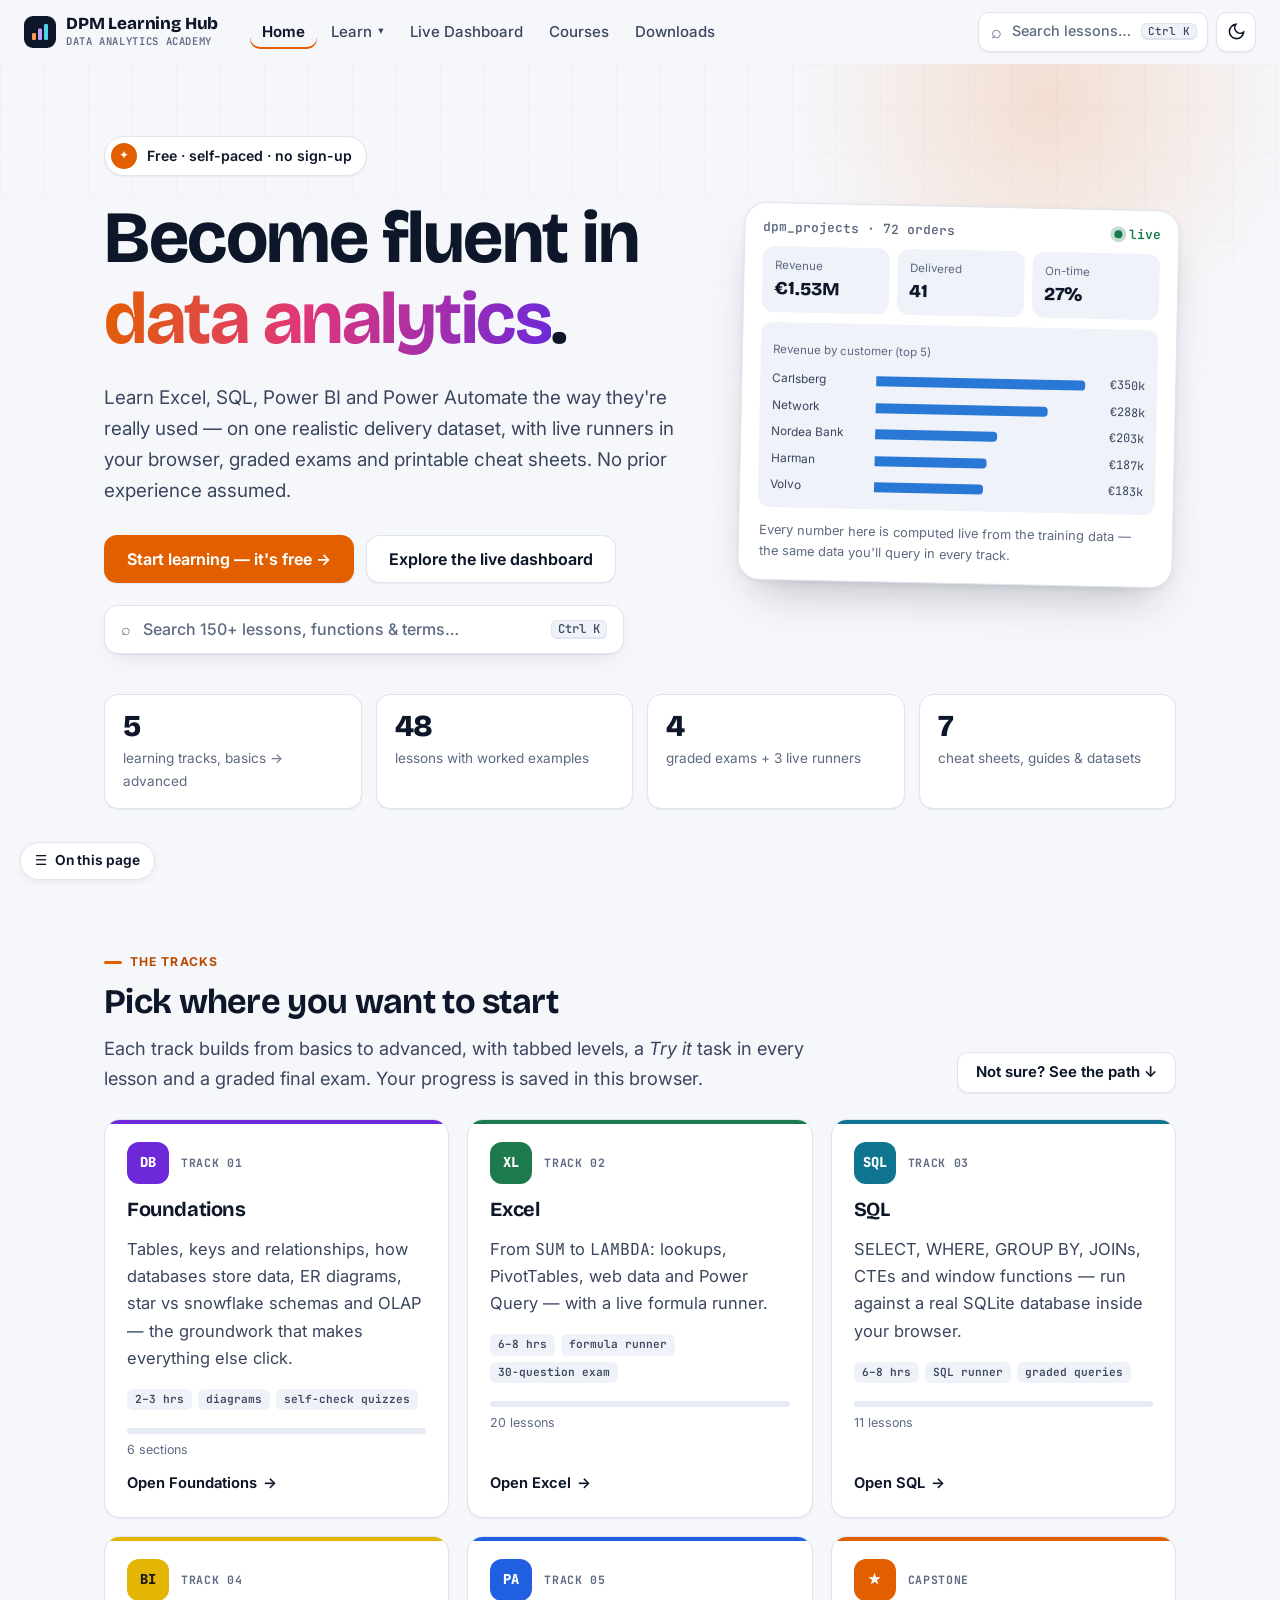
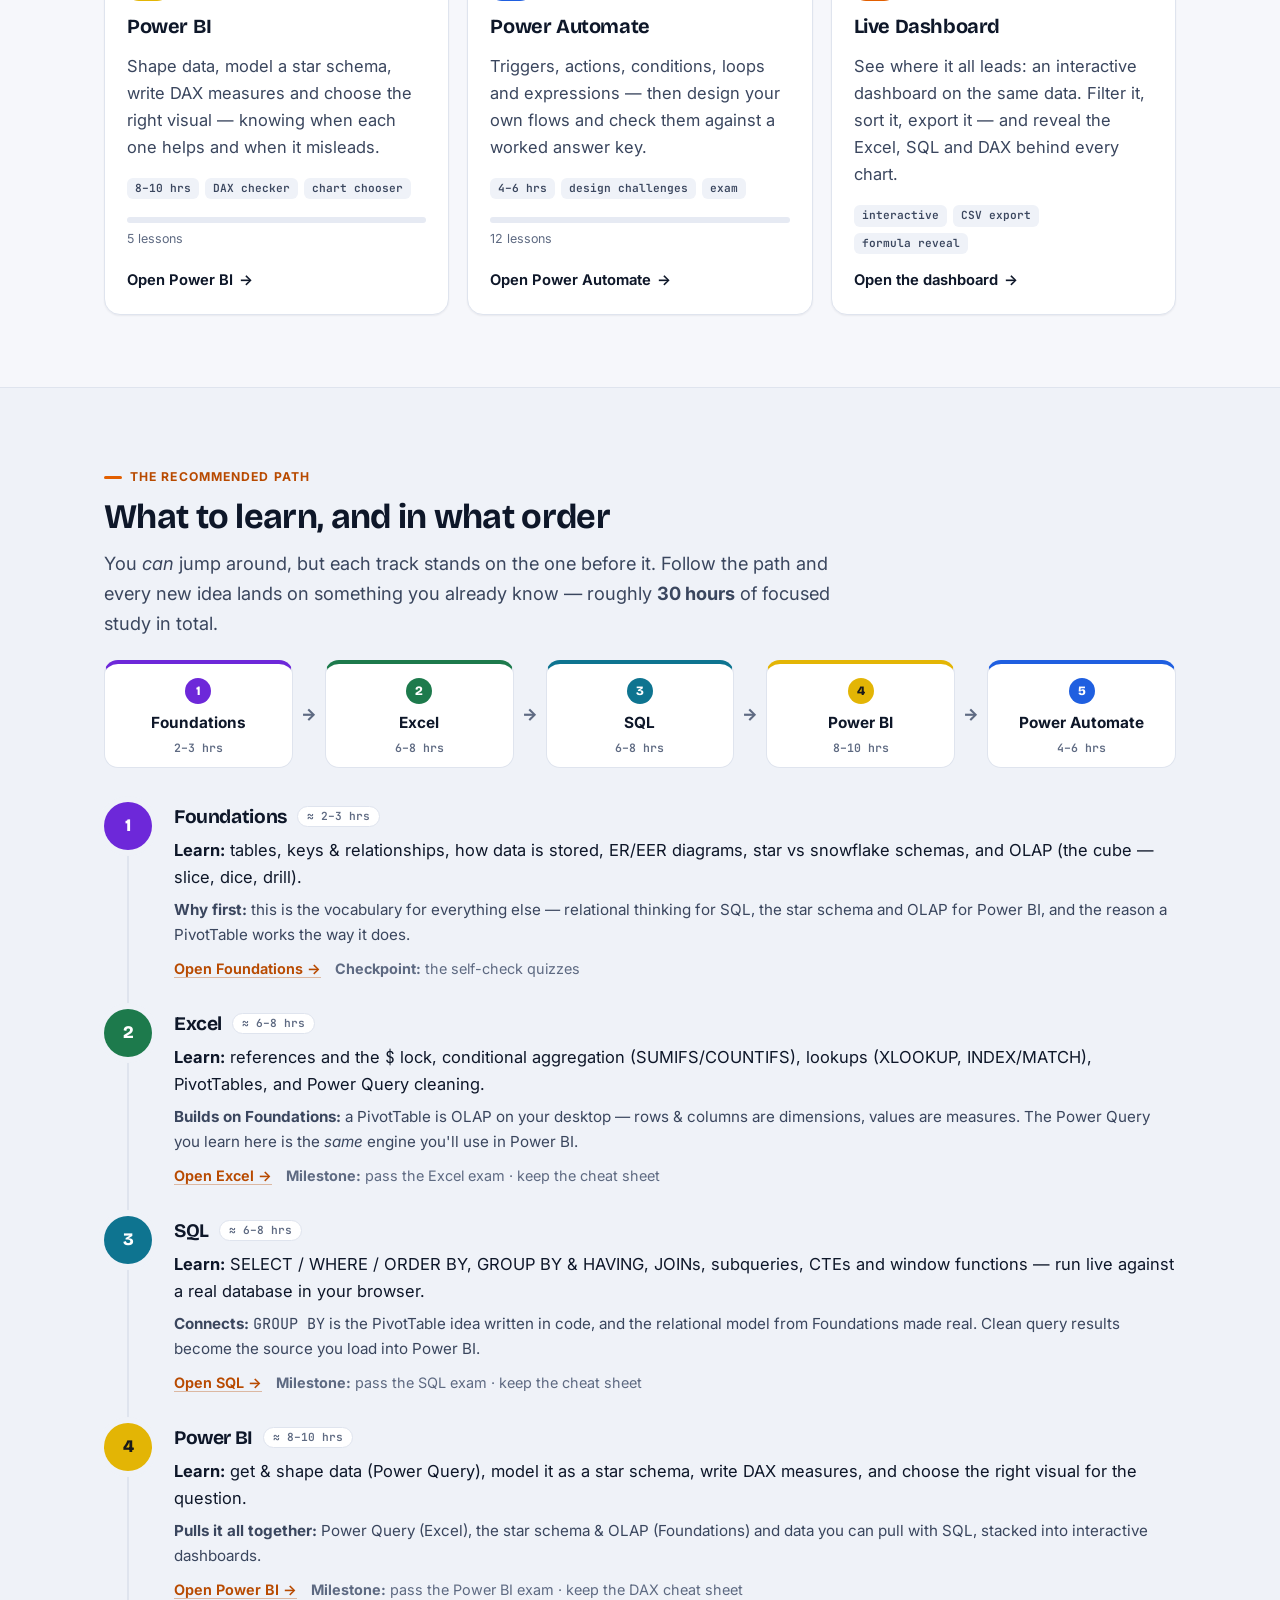
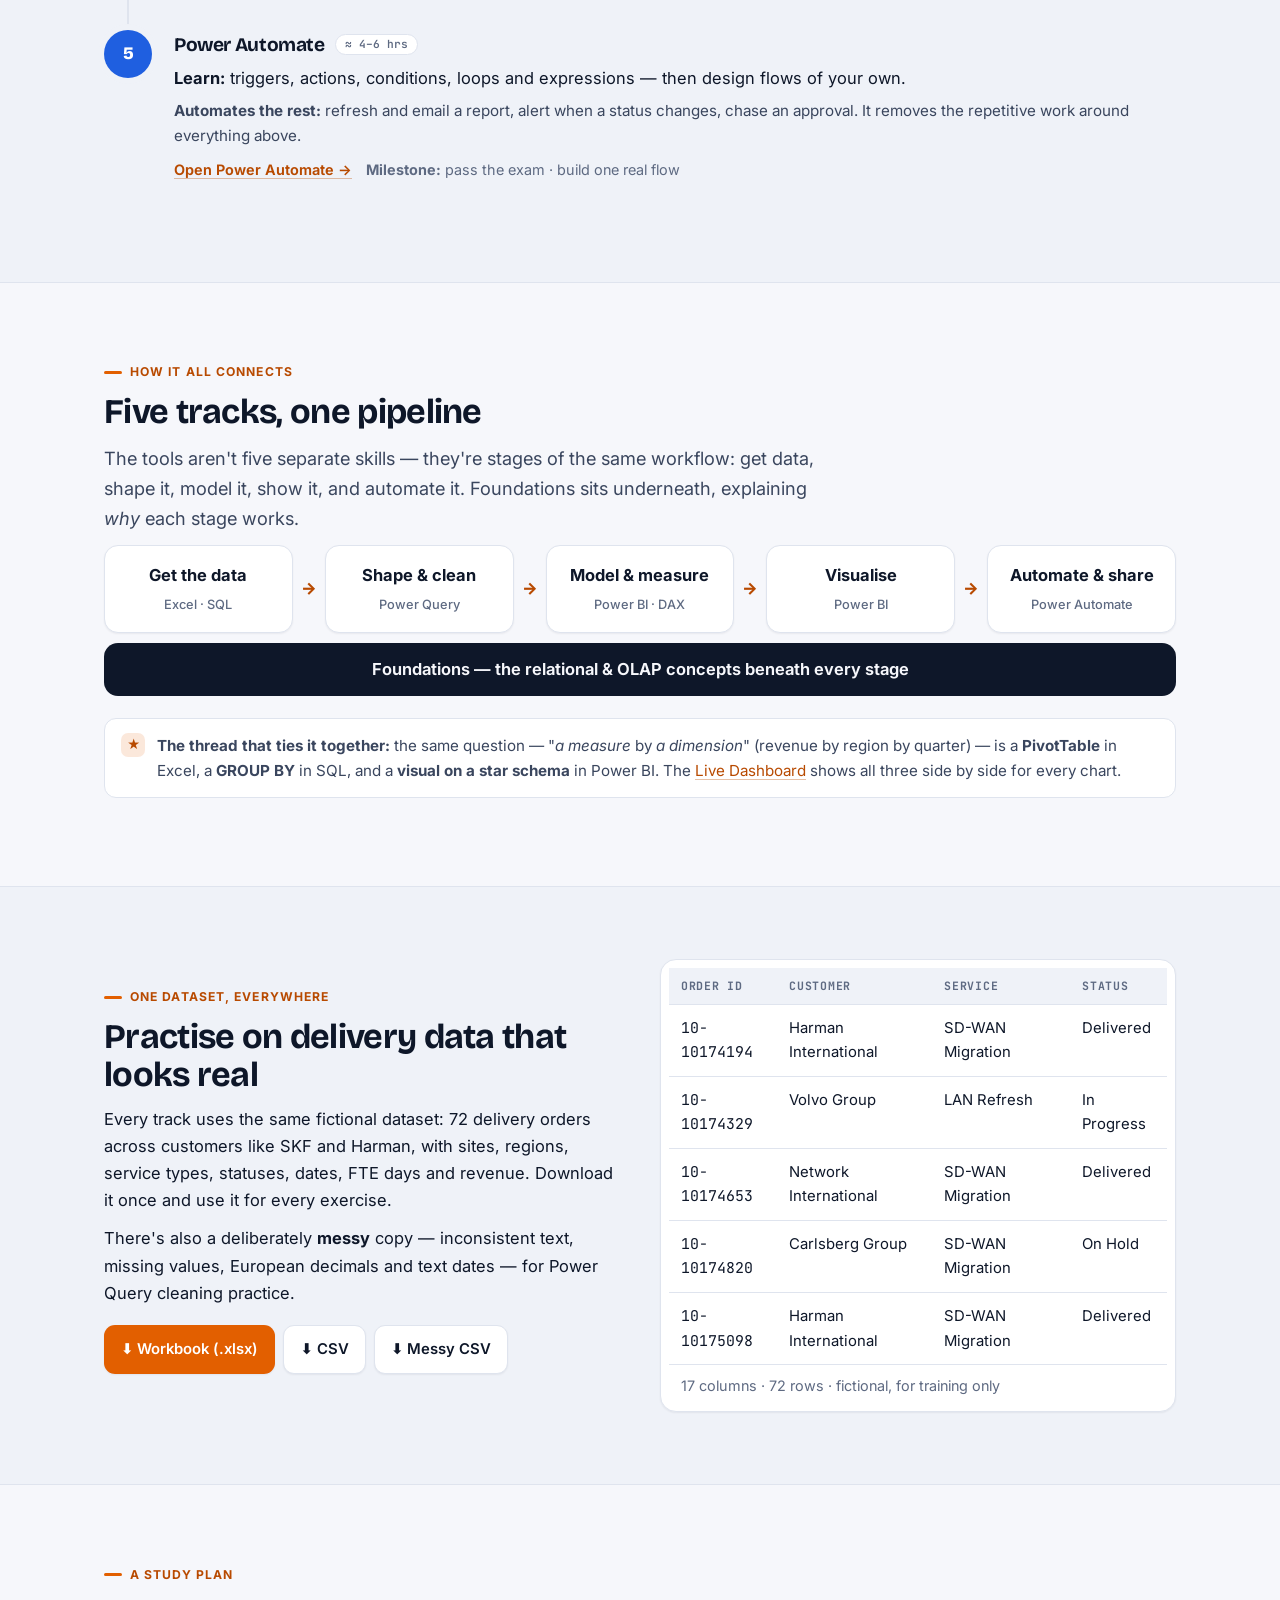
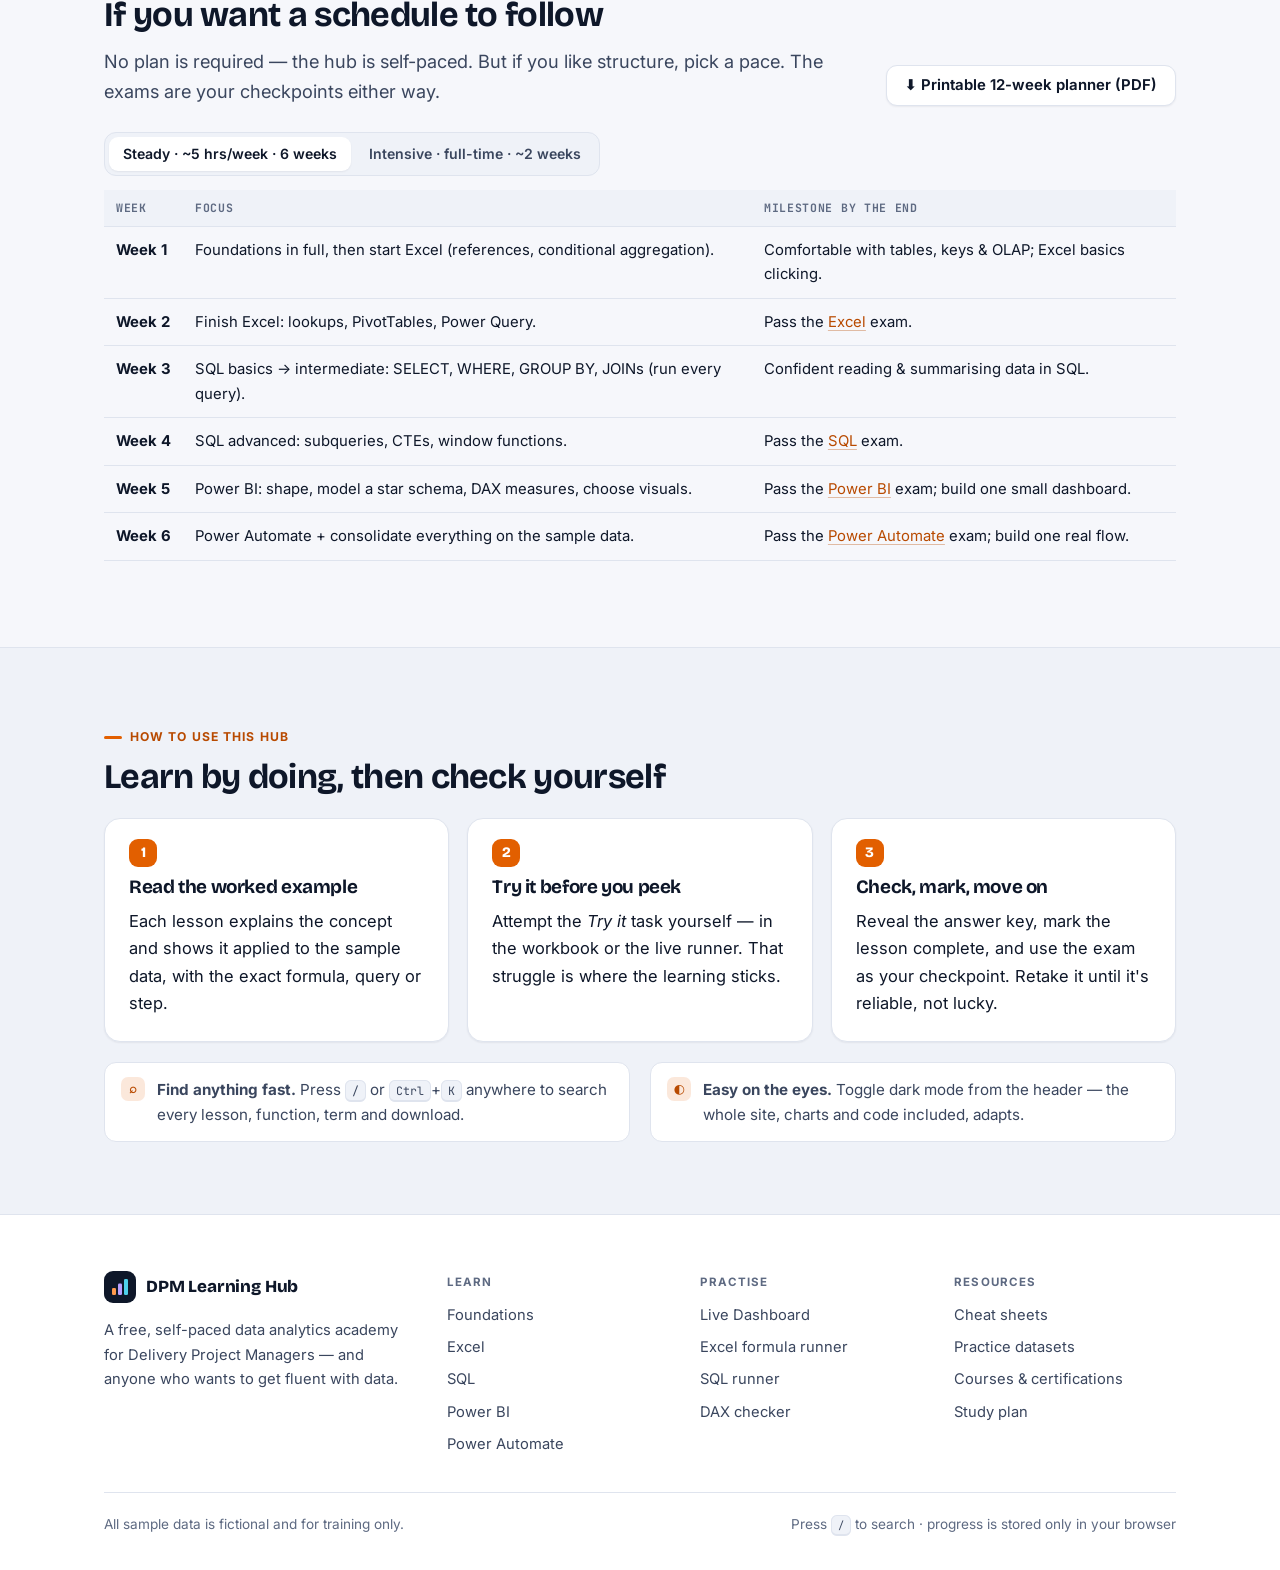
<file: index.html>
<!DOCTYPE html>
<html lang="en">
<head>
<meta charset="UTF-8">
<meta name="viewport" content="width=device-width, initial-scale=1.0">
<!-- shell:head -->
<title>DPM Learning Hub — Learn data analytics: Excel, SQL, Power BI &amp; Power Automate</title>
<meta name="description" content="A free, hands-on data analytics academy: Excel, SQL, Power BI and Power Automate with live runners, graded exams and one realistic dataset.">
<meta name="theme-color" content="#0E1729">
<meta property="og:title" content="DPM Learning Hub — Learn data analytics: Excel, SQL, Power BI &amp; Power Automate">
<meta property="og:description" content="A free, hands-on data analytics academy: Excel, SQL, Power BI and Power Automate with live runners, graded exams and one realistic dataset.">
<link rel="icon" href="data:image/svg+xml,%3Csvg xmlns='http://www.w3.org/2000/svg' viewBox='0 0 32 32'%3E%3Crect width='32' height='32' rx='8' fill='%230E1729'/%3E%3Crect x='7' y='17' width='4' height='8' rx='1.5' fill='%23FF9A4D'/%3E%3Crect x='14' y='11' width='4' height='14' rx='1.5' fill='%23B9A0FF'/%3E%3Crect x='21' y='6' width='4' height='19' rx='1.5' fill='%234FD1EA'/%3E%3C/svg%3E">
<script>(function(){try{var m=JSON.parse(localStorage.getItem('dpm-mode'));if(m)document.documentElement.setAttribute('data-mode',m);}catch(e){}})();</script>
<link rel="preconnect" href="https://fonts.googleapis.com">
<link rel="preconnect" href="https://fonts.gstatic.com" crossorigin>
<link href="https://fonts.googleapis.com/css2?family=Bricolage+Grotesque:opsz,wght@12..96,600;12..96,700;12..96,800&family=Inter:wght@400;500;600;700;800&family=JetBrains+Mono:wght@500;600;700&display=swap" rel="stylesheet">
<link rel="stylesheet" href="assets/css/styles.css">
<!-- /shell:head -->
</head>
<body data-theme="hub">
<!-- shell:header -->
<a class="skip" href="#main">Skip to content</a>
<div class="scrollbar" aria-hidden="true"></div>
<header class="site-header"><div class="wrap">
  <a class="brand" href="index.html" aria-label="DPM Learning Hub — home"><span class="brand-mark"><svg viewBox="0 0 20 20" aria-hidden="true"><rect x="2" y="11" width="4" height="7" rx="1.3" fill="#FF9A4D"/><rect x="8" y="6.5" width="4" height="11.5" rx="1.3" fill="#B9A0FF"/><rect x="14" y="2" width="4" height="16" rx="1.3" fill="#4FD1EA"/></svg></span><span>DPM Learning Hub<small>Data analytics academy</small></span></a>
  <nav class="main-nav" aria-label="Main">
    <a href="index.html" aria-current="page">Home</a>
    <div class="menu">
      <button class="menu-trigger" aria-expanded="false" aria-haspopup="true">Learn <span class="chev" aria-hidden="true">▾</span></button>
      <div class="mega"><a href="data-foundations.html"><span class="tdot" style="--c:var(--c-data)" aria-hidden="true">DB</span><span><b>01 · Foundations</b><span class="d">Tables, keys, schemas & OLAP — the groundwork</span></span></a><a href="excel.html"><span class="tdot" style="--c:var(--c-excel)" aria-hidden="true">XL</span><span><b>02 · Excel</b><span class="d">Formulas, lookups, PivotTables & Power Query</span></span></a><a href="sql.html"><span class="tdot" style="--c:var(--c-sql)" aria-hidden="true">SQL</span><span><b>03 · SQL</b><span class="d">Query real data live in your browser</span></span></a><a href="powerbi.html"><span class="tdot powerbi" style="--c:var(--c-powerbi)" aria-hidden="true">BI</span><span><b>04 · Power BI</b><span class="d">Model, write DAX and build dashboards</span></span></a><a href="powerautomate.html"><span class="tdot" style="--c:var(--c-flow)" aria-hidden="true">PA</span><span><b>05 · Power Automate</b><span class="d">Automate reports, alerts & approvals</span></span></a>
        <div class="mega-foot"><a href="index.html#path">See the recommended path →</a><a href="downloads.html">Cheat sheets &amp; datasets →</a></div>
      </div>
    </div>
    <a href="dashboard.html">Live Dashboard</a>
    <a href="courses.html">Courses</a>
    <a href="downloads.html">Downloads</a>
  </nav>
  <div class="header-tools">
    <button class="search-btn" type="button" data-search-open aria-label="Search the hub"><span class="s-icon" aria-hidden="true">⌕</span><span class="s-label">Search lessons…</span><kbd><span class="kbd-mod">Ctrl</span> K</kbd></button>
    <button class="icon-btn" type="button" data-mode-toggle aria-label="Toggle dark mode"><svg class="mode-ic-light" viewBox="0 0 24 24" fill="none" stroke="currentColor" stroke-width="2" stroke-linecap="round" aria-hidden="true"><path d="M21 12.8A9 9 0 1 1 11.2 3a7 7 0 0 0 9.8 9.8z"/></svg><svg class="mode-ic-dark" viewBox="0 0 24 24" fill="none" stroke="currentColor" stroke-width="2" stroke-linecap="round" aria-hidden="true"><circle cx="12" cy="12" r="4"/><path d="M12 2v2M12 20v2M4.9 4.9l1.4 1.4M17.7 17.7l1.4 1.4M2 12h2M20 12h2M4.9 19.1l1.4-1.4M17.7 6.3l1.4-1.4"/></svg></button>
    <button class="icon-btn drawer-btn" type="button" data-drawer-toggle aria-expanded="false" aria-controls="site-drawer" aria-label="Open menu">☰</button>
  </div>
</div></header>
<div class="drawer" id="site-drawer">
  <div class="drawer-backdrop" data-drawer-close></div>
  <div class="drawer-panel" role="dialog" aria-label="Menu">
    <div class="drawer-top"><a class="brand" href="index.html"><span class="brand-mark"><svg viewBox="0 0 20 20" aria-hidden="true"><rect x="2" y="11" width="4" height="7" rx="1.3" fill="#FF9A4D"/><rect x="8" y="6.5" width="4" height="11.5" rx="1.3" fill="#B9A0FF"/><rect x="14" y="2" width="4" height="16" rx="1.3" fill="#4FD1EA"/></svg></span>DPM Learning Hub</a><button class="icon-btn" type="button" data-drawer-close aria-label="Close menu">✕</button></div>
    <button class="search-btn" type="button" data-search-open style="width:100%"><span class="s-icon" aria-hidden="true">⌕</span>Search lessons…</button>
    <h4>Start</h4>
    <a class="d-link" href="index.html" aria-current="page">Home</a>
    <a class="d-link" href="dashboard.html">Live Dashboard</a>
    <h4>Learning tracks</h4>
    <a class="d-link" href="data-foundations.html"><span class="tdot" style="--c:var(--c-data)" aria-hidden="true">DB</span>Foundations</a><a class="d-link" href="excel.html"><span class="tdot" style="--c:var(--c-excel)" aria-hidden="true">XL</span>Excel</a><a class="d-link" href="sql.html"><span class="tdot" style="--c:var(--c-sql)" aria-hidden="true">SQL</span>SQL</a><a class="d-link" href="powerbi.html"><span class="tdot powerbi" style="--c:var(--c-powerbi)" aria-hidden="true">BI</span>Power BI</a><a class="d-link" href="powerautomate.html"><span class="tdot" style="--c:var(--c-flow)" aria-hidden="true">PA</span>Power Automate</a>
    <h4>Resources</h4>
    <a class="d-link" href="courses.html">Courses &amp; certifications</a>
    <a class="d-link" href="downloads.html">Downloads</a>
  </div>
</div>
<!-- /shell:header -->
<main id="main">

<header class="hero home-hero"><div class="wrap">
  <div class="hero-grid">
    <div>
      <span class="tool-badge"><span class="glyph">✦</span> Free · self-paced · no sign-up</span>
      <h1>Become fluent in <span class="grad">data analytics</span>.</h1>
      <p class="lead">Learn Excel, SQL, Power BI and Power Automate the way they're really used — on one realistic delivery dataset, with live runners in your browser, graded exams and printable cheat sheets. No prior experience assumed.</p>
      <div class="hero-cta">
        <a class="btn lg" href="data-foundations.html">Start learning — it's free →</a>
        <a class="btn ghost lg" href="dashboard.html">Explore the live dashboard</a>
      </div>
      <button class="hero-search" type="button" data-search-open><span aria-hidden="true">⌕</span> Search 150+ lessons, functions &amp; terms… <kbd><span class="kbd-mod">Ctrl</span> K</kbd></button>
    </div>
    <div class="preview" aria-label="Preview of the live dashboard">
      <div class="preview-top"><span>dpm_projects · 72 orders</span><span class="live">live</span></div>
      <div class="mini-kpis">
        <div class="mini-kpi"><small>Revenue</small><b id="pv-rev">€1.53M</b></div>
        <div class="mini-kpi"><small>Delivered</small><b id="pv-del">41</b></div>
        <div class="mini-kpi"><small>On-time</small><b id="pv-ot">—</b></div>
      </div>
      <div class="mini-chart">
        <small>Revenue by customer (top 5)</small>
        <div class="mini-bars" id="pv-bars"></div>
      </div>
      <p class="preview-cap">Every number here is computed live from the training data — the same data you'll query in every track.</p>
    </div>
  </div>

  <div class="stats">
    <div class="stat"><b>5</b><span>learning tracks, basics → advanced</span></div>
    <div class="stat"><b>48</b><span>lessons with worked examples</span></div>
    <div class="stat"><b>4</b><span>graded exams + 3 live runners</span></div>
    <div class="stat"><b>7</b><span>cheat sheets, guides &amp; datasets</span></div>
  </div>

  <div class="continue" id="continue">
    <p><b>Welcome back.</b> <span id="continue-txt"></span></p>
    <a class="btn" id="continue-link" href="#">Continue →</a>
  </div>
</div></header>

<!-- TRACKS -->
<section id="tracks"><div class="wrap">
  <div class="section-head">
    <div>
      <span class="eyebrow">The tracks</span>
      <h2>Pick where you want to start</h2>
      <p class="lead">Each track builds from basics to advanced, with tabbed levels, a <em>Try it</em> task in every lesson and a graded final exam. Your progress is saved in this browser.</p>
    </div>
    <a class="btn ghost" href="#path">Not sure? See the path ↓</a>
  </div>

  <div class="track-grid">
    <a class="card tool-card track-card" href="data-foundations.html" style="--c:var(--c-data)">
      <div class="tc-top"><span class="tdot" style="--c:var(--c-data)" aria-hidden="true">DB</span><span class="tc-num">TRACK 01</span></div>
      <h3>Foundations</h3>
      <p>Tables, keys and relationships, how databases store data, ER diagrams, star vs snowflake schemas and OLAP — the groundwork that makes everything else click.</p>
      <div class="tc-meta"><span>2–3 hrs</span><span>diagrams</span><span>self-check quizzes</span></div>
      <div class="tc-prog" data-progress="data" hidden><div class="pbar"><span class="pbar-fill"></span></div><span class="pbar-txt"></span></div>
      <span class="arrow">Open Foundations</span>
    </a>
    <a class="card tool-card track-card" href="excel.html" style="--c:var(--c-excel)">
      <div class="tc-top"><span class="tdot" style="--c:var(--c-excel)" aria-hidden="true">XL</span><span class="tc-num">TRACK 02</span></div>
      <h3>Excel</h3>
      <p>From <span class="mono">SUM</span> to <span class="mono">LAMBDA</span>: lookups, PivotTables, web data and Power Query — with a live formula runner.</p>
      <div class="tc-meta"><span>6–8 hrs</span><span>formula runner</span><span>30-question exam</span></div>
      <div class="tc-prog" data-progress="excel" hidden><div class="pbar"><span class="pbar-fill"></span></div><span class="pbar-txt"></span></div>
      <span class="arrow">Open Excel</span>
    </a>
    <a class="card tool-card track-card" href="sql.html" style="--c:var(--c-sql)">
      <div class="tc-top"><span class="tdot" style="--c:var(--c-sql)" aria-hidden="true">SQL</span><span class="tc-num">TRACK 03</span></div>
      <h3>SQL</h3>
      <p>SELECT, WHERE, GROUP BY, JOINs, CTEs and window functions — run against a real SQLite database inside your browser.</p>
      <div class="tc-meta"><span>6–8 hrs</span><span>SQL runner</span><span>graded queries</span></div>
      <div class="tc-prog" data-progress="sql" hidden><div class="pbar"><span class="pbar-fill"></span></div><span class="pbar-txt"></span></div>
      <span class="arrow">Open SQL</span>
    </a>
    <a class="card tool-card track-card" href="powerbi.html" style="--c:var(--c-powerbi)">
      <div class="tc-top"><span class="tdot powerbi" style="--c:var(--c-powerbi)" aria-hidden="true">BI</span><span class="tc-num">TRACK 04</span></div>
      <h3>Power BI</h3>
      <p>Shape data, model a star schema, write DAX measures and choose the right visual — knowing when each one helps and when it misleads.</p>
      <div class="tc-meta"><span>8–10 hrs</span><span>DAX checker</span><span>chart chooser</span></div>
      <div class="tc-prog" data-progress="powerbi" hidden><div class="pbar"><span class="pbar-fill"></span></div><span class="pbar-txt"></span></div>
      <span class="arrow">Open Power BI</span>
    </a>
    <a class="card tool-card track-card" href="powerautomate.html" style="--c:var(--c-flow)">
      <div class="tc-top"><span class="tdot" style="--c:var(--c-flow)" aria-hidden="true">PA</span><span class="tc-num">TRACK 05</span></div>
      <h3>Power Automate</h3>
      <p>Triggers, actions, conditions, loops and expressions — then design your own flows and check them against a worked answer key.</p>
      <div class="tc-meta"><span>4–6 hrs</span><span>design challenges</span><span>exam</span></div>
      <div class="tc-prog" data-progress="flow" hidden><div class="pbar"><span class="pbar-fill"></span></div><span class="pbar-txt"></span></div>
      <span class="arrow">Open Power Automate</span>
    </a>
    <a class="card tool-card track-card" href="dashboard.html" style="--c:var(--c-hub)">
      <div class="tc-top"><span class="tdot" style="--c:var(--c-hub)" aria-hidden="true">★</span><span class="tc-num">CAPSTONE</span></div>
      <h3>Live Dashboard</h3>
      <p>See where it all leads: an interactive dashboard on the same data. Filter it, sort it, export it — and reveal the Excel, SQL and DAX behind every chart.</p>
      <div class="tc-meta"><span>interactive</span><span>CSV export</span><span>formula reveal</span></div>
      <span class="arrow">Open the dashboard</span>
    </a>
  </div>
</div></section>

<!-- LEARNING PATH -->
<section id="path" style="background:var(--surface-2)"><div class="wrap">
  <span class="eyebrow">The recommended path</span>
  <h2>What to learn, and in what order</h2>
  <p class="lead">You <em>can</em> jump around, but each track stands on the one before it. Follow the path and every new idea lands on something you already know — roughly <strong>30 hours</strong> of focused study in total.</p>

  <div class="phaseline">
    <a class="phase" href="data-foundations.html" style="--c:var(--c-data)"><span class="pn">1</span><b>Foundations</b><small>2–3 hrs</small></a>
    <span class="phase-arr" aria-hidden="true">→</span>
    <a class="phase" href="excel.html" style="--c:var(--c-excel)"><span class="pn">2</span><b>Excel</b><small>6–8 hrs</small></a>
    <span class="phase-arr" aria-hidden="true">→</span>
    <a class="phase" href="sql.html" style="--c:var(--c-sql)"><span class="pn">3</span><b>SQL</b><small>6–8 hrs</small></a>
    <span class="phase-arr" aria-hidden="true">→</span>
    <a class="phase" href="powerbi.html" style="--c:var(--c-powerbi)"><span class="pn dark">4</span><b>Power BI</b><small>8–10 hrs</small></a>
    <span class="phase-arr" aria-hidden="true">→</span>
    <a class="phase" href="powerautomate.html" style="--c:var(--c-flow)"><span class="pn">5</span><b>Power Automate</b><small>4–6 hrs</small></a>
  </div>

  <div class="roadmap">
    <div class="stage">
      <span class="node" style="background:var(--c-data)">1</span>
      <div class="shead"><h3>Foundations</h3><span class="stime">≈ 2–3 hrs</span></div>
      <p><b>Learn:</b> tables, keys &amp; relationships, how data is stored, ER/EER diagrams, star vs snowflake schemas, and OLAP (the cube — slice, dice, drill).</p>
      <p class="connects"><b>Why first:</b> this is the vocabulary for everything else — relational thinking for SQL, the star schema and OLAP for Power BI, and the reason a PivotTable works the way it does.</p>
      <div class="links"><a href="data-foundations.html">Open Foundations →</a> <span class="mile"><b>Checkpoint:</b> the self-check quizzes</span></div>
    </div>
    <div class="stage">
      <span class="node" style="background:var(--c-excel)">2</span>
      <div class="shead"><h3>Excel</h3><span class="stime">≈ 6–8 hrs</span></div>
      <p><b>Learn:</b> references and the <span class="mono">$</span> lock, conditional aggregation (SUMIFS/COUNTIFS), lookups (XLOOKUP, INDEX/MATCH), PivotTables, and Power Query cleaning.</p>
      <p class="connects"><b>Builds on Foundations:</b> a PivotTable is OLAP on your desktop — rows &amp; columns are dimensions, values are measures. The Power Query you learn here is the <em>same</em> engine you'll use in Power BI.</p>
      <div class="links"><a href="excel.html">Open Excel →</a> <span class="mile"><b>Milestone:</b> pass the Excel exam · keep the cheat sheet</span></div>
    </div>
    <div class="stage">
      <span class="node" style="background:var(--c-sql)">3</span>
      <div class="shead"><h3>SQL</h3><span class="stime">≈ 6–8 hrs</span></div>
      <p><b>Learn:</b> SELECT / WHERE / ORDER BY, GROUP BY &amp; HAVING, JOINs, subqueries, CTEs and window functions — run live against a real database in your browser.</p>
      <p class="connects"><b>Connects:</b> <span class="mono">GROUP BY</span> is the PivotTable idea written in code, and the relational model from Foundations made real. Clean query results become the source you load into Power BI.</p>
      <div class="links"><a href="sql.html">Open SQL →</a> <span class="mile"><b>Milestone:</b> pass the SQL exam · keep the cheat sheet</span></div>
    </div>
    <div class="stage">
      <span class="node" style="background:var(--c-powerbi);color:#1a1a1a">4</span>
      <div class="shead"><h3>Power BI</h3><span class="stime">≈ 8–10 hrs</span></div>
      <p><b>Learn:</b> get &amp; shape data (Power Query), model it as a star schema, write DAX measures, and choose the right visual for the question.</p>
      <p class="connects"><b>Pulls it all together:</b> Power Query (Excel), the star schema &amp; OLAP (Foundations) and data you can pull with SQL, stacked into interactive dashboards.</p>
      <div class="links"><a href="powerbi.html">Open Power BI →</a> <span class="mile"><b>Milestone:</b> pass the Power BI exam · keep the DAX cheat sheet</span></div>
    </div>
    <div class="stage">
      <span class="node" style="background:var(--c-flow)">5</span>
      <div class="shead"><h3>Power Automate</h3><span class="stime">≈ 4–6 hrs</span></div>
      <p><b>Learn:</b> triggers, actions, conditions, loops and expressions — then design flows of your own.</p>
      <p class="connects"><b>Automates the rest:</b> refresh and email a report, alert when a status changes, chase an approval. It removes the repetitive work around everything above.</p>
      <div class="links"><a href="powerautomate.html">Open Power Automate →</a> <span class="mile"><b>Milestone:</b> pass the exam · build one real flow</span></div>
    </div>
  </div>
</div></section>

<!-- HOW IT CONNECTS -->
<section id="connects"><div class="wrap">
  <span class="eyebrow">How it all connects</span>
  <h2>Five tracks, one pipeline</h2>
  <p class="lead">The tools aren't five separate skills — they're stages of the same workflow: get data, shape it, model it, show it, and automate it. Foundations sits underneath, explaining <em>why</em> each stage works.</p>
  <div class="pipeline">
    <div class="pl">Get the data<small>Excel · SQL</small></div>
    <span class="pl-arr" aria-hidden="true">→</span>
    <div class="pl">Shape &amp; clean<small>Power Query</small></div>
    <span class="pl-arr" aria-hidden="true">→</span>
    <div class="pl">Model &amp; measure<small>Power BI · DAX</small></div>
    <span class="pl-arr" aria-hidden="true">→</span>
    <div class="pl">Visualise<small>Power BI</small></div>
    <span class="pl-arr" aria-hidden="true">→</span>
    <div class="pl">Automate &amp; share<small>Power Automate</small></div>
  </div>
  <div class="pl-base">Foundations — the relational &amp; OLAP concepts beneath every stage</div>

  <div class="note" style="margin-top:22px"><span class="ic">★</span><div><b>The thread that ties it together:</b> the same question — "<em>a measure</em> by <em>a dimension</em>" (revenue by region by quarter) — is a <strong>PivotTable</strong> in Excel, a <strong>GROUP BY</strong> in SQL, and a <strong>visual on a star schema</strong> in Power BI. The <a href="dashboard.html">Live Dashboard</a> shows all three side by side for every chart.</div></div>
</div></section>

<!-- DATASET -->
<section id="dataset" style="background:var(--surface-2)"><div class="wrap">
  <div class="grid cols-2" style="align-items:center;gap:40px">
    <div>
      <span class="eyebrow">One dataset, everywhere</span>
      <h2>Practise on delivery data that looks real</h2>
      <p>Every track uses the same fictional dataset: 72 delivery orders across customers like SKF and Harman, with sites, regions, service types, statuses, dates, FTE days and revenue. Download it once and use it for every exercise.</p>
      <p>There's also a deliberately <strong>messy</strong> copy — inconsistent text, missing values, European decimals and text dates — for Power Query cleaning practice.</p>
      <div class="pills" style="margin:18px 0">
        <a class="dl" href="assets/data/dpm_projects.xlsx" download>⬇ Workbook (.xlsx)</a>
        <a class="dl ghost" href="assets/data/dpm_projects.csv" download>⬇ CSV</a>
        <a class="dl ghost" href="assets/data/dpm_messy_data.csv" download>⬇ Messy CSV</a>
      </div>
    </div>
    <div class="card" style="padding:8px 8px 14px">
      <div class="tbl-scroll"><table class="tbl" style="margin:0">
        <thead><tr><th>Order ID</th><th>Customer</th><th>Service</th><th>Status</th></tr></thead>
        <tbody id="ds-rows">
          <tr><td class="mono">10-10174194</td><td>Harman International</td><td>SD-WAN Migration</td><td>Delivered</td></tr>
        </tbody>
      </table></div>
      <p class="hint" style="margin:.6em 12px 0">17 columns · 72 rows · fictional, for training only</p>
    </div>
  </div>
</div></section>

<!-- STUDY PLAN -->
<section id="plan"><div class="wrap">
  <div class="section-head">
    <div>
      <span class="eyebrow">A study plan</span>
      <h2>If you want a schedule to follow</h2>
      <p class="lead">No plan is required — the hub is self-paced. But if you like structure, pick a pace. The exams are your checkpoints either way.</p>
    </div>
    <a class="btn ghost" href="assets/docs/DPM-12-Week-Study-Plan.pdf" download>⬇ Printable 12-week planner (PDF)</a>
  </div>

  <div class="seg" role="tablist" aria-label="Study pace">
    <button role="tab" aria-selected="true" aria-controls="plan-steady" id="tab-steady">Steady · ~5 hrs/week · 6 weeks</button>
    <button role="tab" aria-selected="false" aria-controls="plan-intense" id="tab-intense">Intensive · full-time · ~2 weeks</button>
  </div>

  <div id="plan-steady" role="tabpanel" aria-labelledby="tab-steady" class="tbl-scroll">
  <table class="tbl plan">
    <thead><tr><th>Week</th><th>Focus</th><th>Milestone by the end</th></tr></thead>
    <tbody>
      <tr><td>Week 1</td><td>Foundations in full, then start Excel (references, conditional aggregation).</td><td>Comfortable with tables, keys &amp; OLAP; Excel basics clicking.</td></tr>
      <tr><td>Week 2</td><td>Finish Excel: lookups, PivotTables, Power Query.</td><td>Pass the <a href="excel.html#exam">Excel</a> exam.</td></tr>
      <tr><td>Week 3</td><td>SQL basics → intermediate: SELECT, WHERE, GROUP BY, JOINs (run every query).</td><td>Confident reading &amp; summarising data in SQL.</td></tr>
      <tr><td>Week 4</td><td>SQL advanced: subqueries, CTEs, window functions.</td><td>Pass the <a href="sql.html#exam">SQL</a> exam.</td></tr>
      <tr><td>Week 5</td><td>Power BI: shape, model a star schema, DAX measures, choose visuals.</td><td>Pass the <a href="powerbi.html#exam">Power BI</a> exam; build one small dashboard.</td></tr>
      <tr><td>Week 6</td><td>Power Automate + consolidate everything on the sample data.</td><td>Pass the <a href="powerautomate.html#exam">Power Automate</a> exam; build one real flow.</td></tr>
    </tbody>
  </table>
  </div>
  <div id="plan-intense" role="tabpanel" aria-labelledby="tab-intense" class="tbl-scroll" hidden>
  <table class="tbl plan">
    <thead><tr><th>Day</th><th>Focus</th><th>Milestone by the end</th></tr></thead>
    <tbody>
      <tr><td>Days 1–2</td><td>Foundations in full, then begin Excel (references, conditional aggregation).</td><td>Relational &amp; OLAP ideas solid; Excel underway.</td></tr>
      <tr><td>Day 3</td><td>Finish Excel: lookups, PivotTables, Power Query.</td><td>Pass the <a href="excel.html#exam">Excel</a> exam.</td></tr>
      <tr><td>Days 4–5</td><td>SQL: SELECT → WHERE → GROUP BY → JOINs, running every query.</td><td>Confident querying the sample data.</td></tr>
      <tr><td>Day 6</td><td>SQL advanced: subqueries, CTEs, window functions.</td><td>Pass the <a href="sql.html#exam">SQL</a> exam.</td></tr>
      <tr><td>Days 7–8</td><td>Power BI: shape, model a star schema, write DAX, choose visuals.</td><td>Pass the <a href="powerbi.html#exam">Power BI</a> exam; build a small dashboard.</td></tr>
      <tr><td>Day 9</td><td>Power Automate: triggers, actions, conditions and expressions.</td><td>Pass the <a href="powerautomate.html#exam">Power Automate</a> exam.</td></tr>
      <tr><td>Day 10</td><td>End-to-end mini-project: query → model → dashboard → an automated alert.</td><td>One project that uses all five tracks together.</td></tr>
    </tbody>
  </table>
  </div>
</div></section>

<!-- HOW TO USE -->
<section id="how" style="background:var(--surface-2)"><div class="wrap">
  <span class="eyebrow">How to use this hub</span>
  <h2>Learn by doing, then check yourself</h2>
  <div class="steps" style="margin-top:22px">
    <div class="card"><h3>Read the worked example</h3><p>Each lesson explains the concept and shows it applied to the sample data, with the exact formula, query or step.</p></div>
    <div class="card"><h3>Try it before you peek</h3><p>Attempt the <em>Try it</em> task yourself — in the workbook or the live runner. That struggle is where the learning sticks.</p></div>
    <div class="card"><h3>Check, mark, move on</h3><p>Reveal the answer key, mark the lesson complete, and use the exam as your checkpoint. Retake it until it's reliable, not lucky.</p></div>
  </div>
  <div class="grid cols-2" style="margin-top:20px">
    <div class="note" style="margin:0"><span class="ic">⌕</span><div><b>Find anything fast.</b> Press <kbd>/</kbd> or <kbd><span class="kbd-mod">Ctrl</span></kbd>+<kbd>K</kbd> anywhere to search every lesson, function, term and download.</div></div>
    <div class="note" style="margin:0"><span class="ic">◐</span><div><b>Easy on the eyes.</b> Toggle dark mode from the header — the whole site, charts and code included, adapts.</div></div>
  </div>
</div></section>

<!-- shell:footer -->
</main>
<div class="toc" data-toc hidden></div>
<button class="to-top" type="button" aria-label="Back to top">↑</button>
<footer class="site-footer"><div class="wrap">
  <div class="foot-grid">
    <div>
      <a class="brand" href="index.html"><span class="brand-mark"><svg viewBox="0 0 20 20" aria-hidden="true"><rect x="2" y="11" width="4" height="7" rx="1.3" fill="#FF9A4D"/><rect x="8" y="6.5" width="4" height="11.5" rx="1.3" fill="#B9A0FF"/><rect x="14" y="2" width="4" height="16" rx="1.3" fill="#4FD1EA"/></svg></span>DPM Learning Hub</a>
      <p style="max-width:40ch;margin-top:14px">A free, self-paced data analytics academy for Delivery Project Managers — and anyone who wants to get fluent with data.</p>
    </div>
    <div><h4>Learn</h4><ul><li><a href="data-foundations.html">Foundations</a></li><li><a href="excel.html">Excel</a></li><li><a href="sql.html">SQL</a></li><li><a href="powerbi.html">Power BI</a></li><li><a href="powerautomate.html">Power Automate</a></li></ul></div>
    <div><h4>Practise</h4><ul><li><a href="dashboard.html">Live Dashboard</a></li><li><a href="excel.html#runner">Excel formula runner</a></li><li><a href="sql.html#runner">SQL runner</a></li><li><a href="powerbi.html#runner">DAX checker</a></li></ul></div>
    <div><h4>Resources</h4><ul><li><a href="downloads.html">Cheat sheets</a></li><li><a href="downloads.html#sample-data">Practice datasets</a></li><li><a href="courses.html">Courses &amp; certifications</a></li><li><a href="index.html#plan">Study plan</a></li></ul></div>
  </div>
  <div class="foot-bottom"><span>All sample data is fictional and for training only.</span><span>Press <kbd>/</kbd> to search · progress is stored only in your browser</span></div>
</div></footer>
<!-- /shell:footer -->

<script src="assets/js/sample-data.js"></script>
<script src="assets/js/main.js"></script>
<script>
(function () {
  'use strict';
  var D = window.DPM_DATA;
  // live preview + dataset sample
  if (D) {
    var rows = D.rows;
    var rev = rows.reduce(function (s, r) { return s + r[14]; }, 0);
    var delivered = rows.filter(function (r) { return r[7] === 'Delivered'; });
    var onTime = delivered.filter(function (r) { return r[12] && r[12] <= r[11]; }).length;
    document.getElementById('pv-rev').textContent = '€' + (rev / 1e6).toFixed(2) + 'M';
    document.getElementById('pv-del').textContent = delivered.length;
    document.getElementById('pv-ot').textContent = delivered.length ? Math.round(onTime / delivered.length * 100) + '%' : '—';
    var by = {};
    rows.forEach(function (r) { by[r[1]] = (by[r[1]] || 0) + r[14]; });
    var top = Object.keys(by).map(function (k) { return [k, by[k]]; }).sort(function (a, b) { return b[1] - a[1]; }).slice(0, 5);
    var max = top[0][1];
    document.getElementById('pv-bars').innerHTML = top.map(function (t) {
      return '<div class="mini-bar"><span>' + t[0].replace(/ (Group|International|Industrial)$/, '') + '</span><i style="width:' + (t[1] / max * 100).toFixed(1) + '%"></i><span>€' + Math.round(t[1] / 1000) + 'k</span></div>';
    }).join('');
    var pick = [0, 1, 2, 3, 4];
    document.getElementById('ds-rows').innerHTML = pick.map(function (i) {
      var r = rows[i];
      return '<tr><td class="mono">' + r[0] + '</td><td>' + r[1] + '</td><td>' + r[6] + '</td><td>' + r[7] + '</td></tr>';
    }).join('');
  }

  // study-plan tabs
  var tabs = Array.prototype.slice.call(document.querySelectorAll('#plan [role="tab"]'));
  tabs.forEach(function (t) {
    t.addEventListener('click', function () {
      tabs.forEach(function (o) {
        var on = o === t;
        o.setAttribute('aria-selected', on ? 'true' : 'false');
        document.getElementById(o.getAttribute('aria-controls')).hidden = !on;
      });
    });
  });

  // "continue where you left off"
  function showContinue() {
    var p = (window.DPM_PROGRESS && window.DPM_PROGRESS.all()) || {};
    var ids = Object.keys(p);
    if (!ids.length || !window.DPM_SEARCH || !window.DPM_LESSONS) return;
    var last = ids.sort(function (a, b) { return p[b] - p[a]; })[0];
    var track = Object.keys(window.DPM_LESSONS).filter(function (k) { return window.DPM_LESSONS[k].indexOf(last) > -1; })[0];
    if (!track) return;
    var list = window.DPM_LESSONS[track];
    var next = list.filter(function (id) { return !p[id]; })[0];
    var target = next || last;
    var entry = window.DPM_SEARCH.filter(function (e) { return e.u.split('#')[1] === target; })[0];
    if (!entry) return;
    var done = list.filter(function (id) { return p[id]; }).length;
    document.getElementById('continue-txt').textContent = next
      ? 'Next up: ' + entry.t + ' (' + entry.p.split(' · ')[0] + ', ' + done + ' of ' + list.length + ' done).'
      : 'You finished every lesson in ' + entry.p.split(' · ')[0] + ' — time for the exam!';
    var link = document.getElementById('continue-link');
    link.href = next ? entry.u : entry.u.split('#')[0] + '#exam';
    link.textContent = next ? 'Continue →' : 'Take the exam →';
    document.getElementById('continue').classList.add('show');
  }
  document.addEventListener('dpm:progress', showContinue);
  showContinue();
})();
</script>
</body>
</html>
</file>
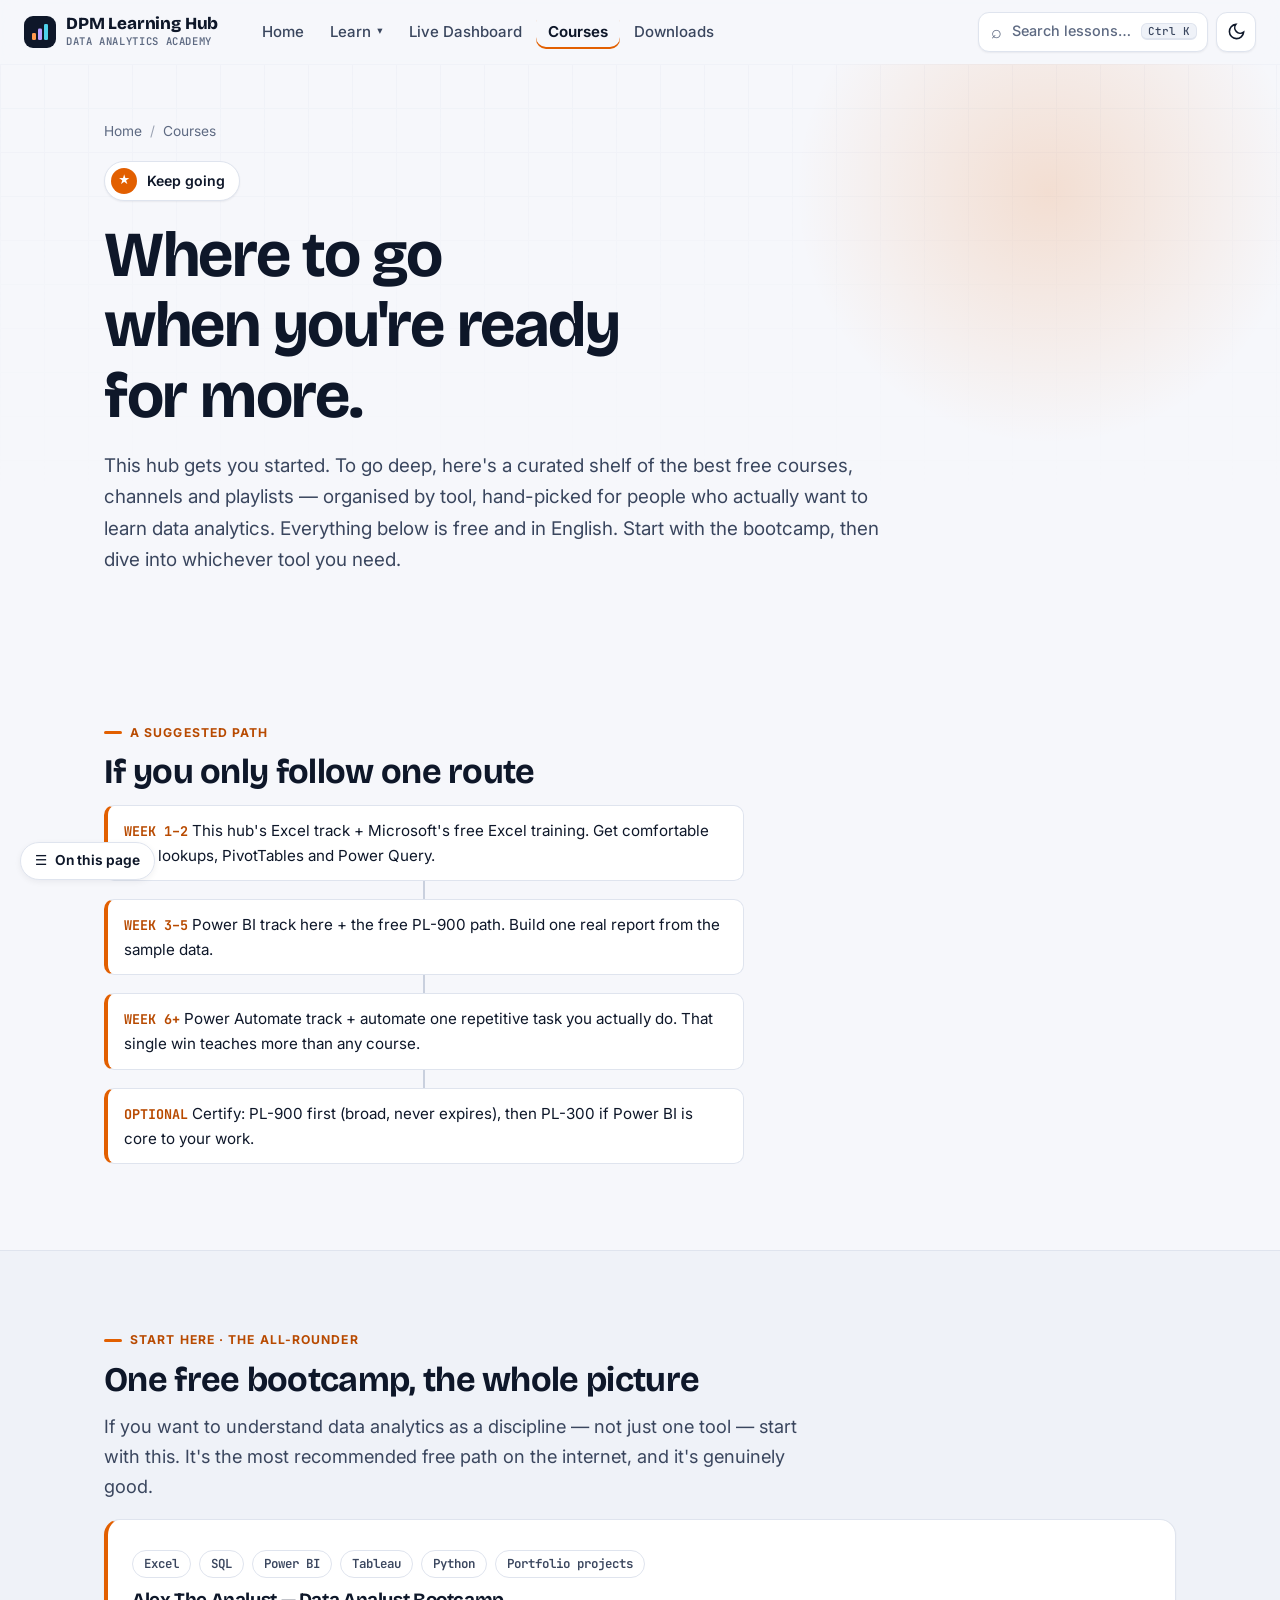
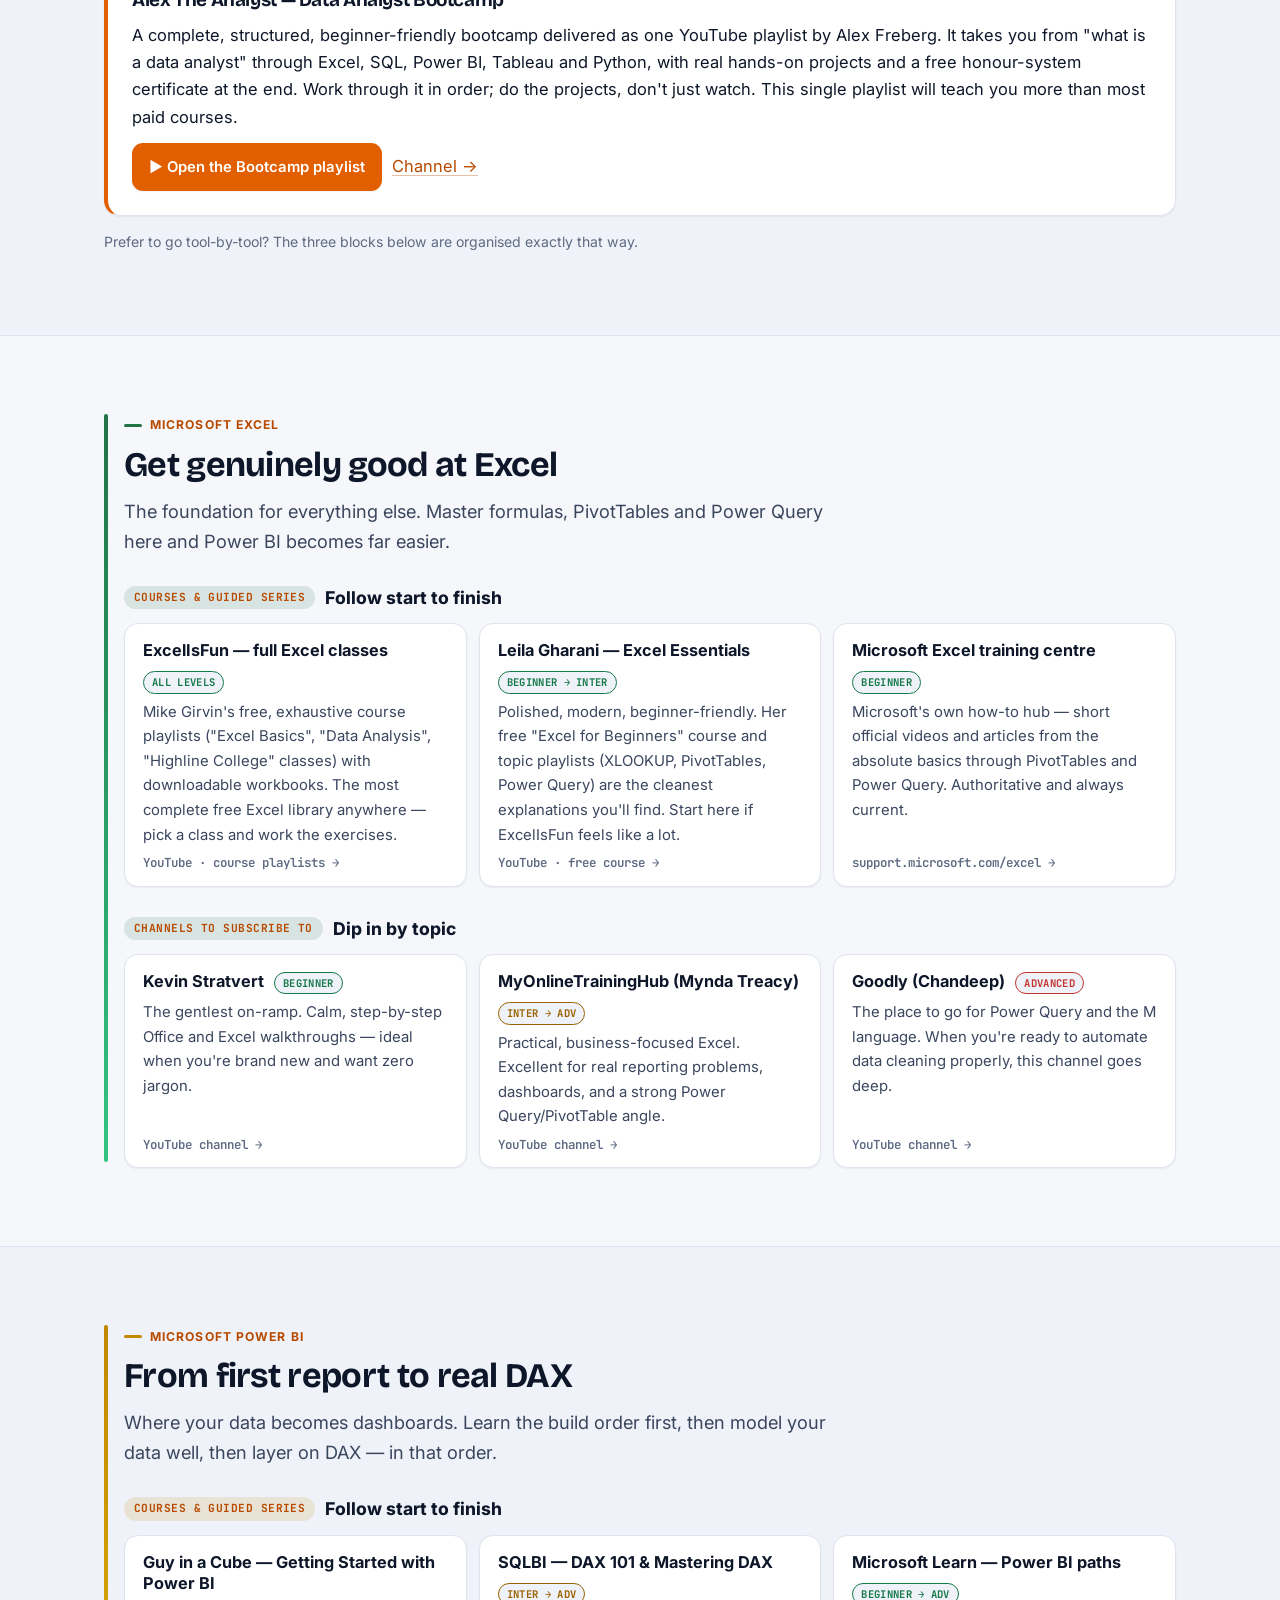
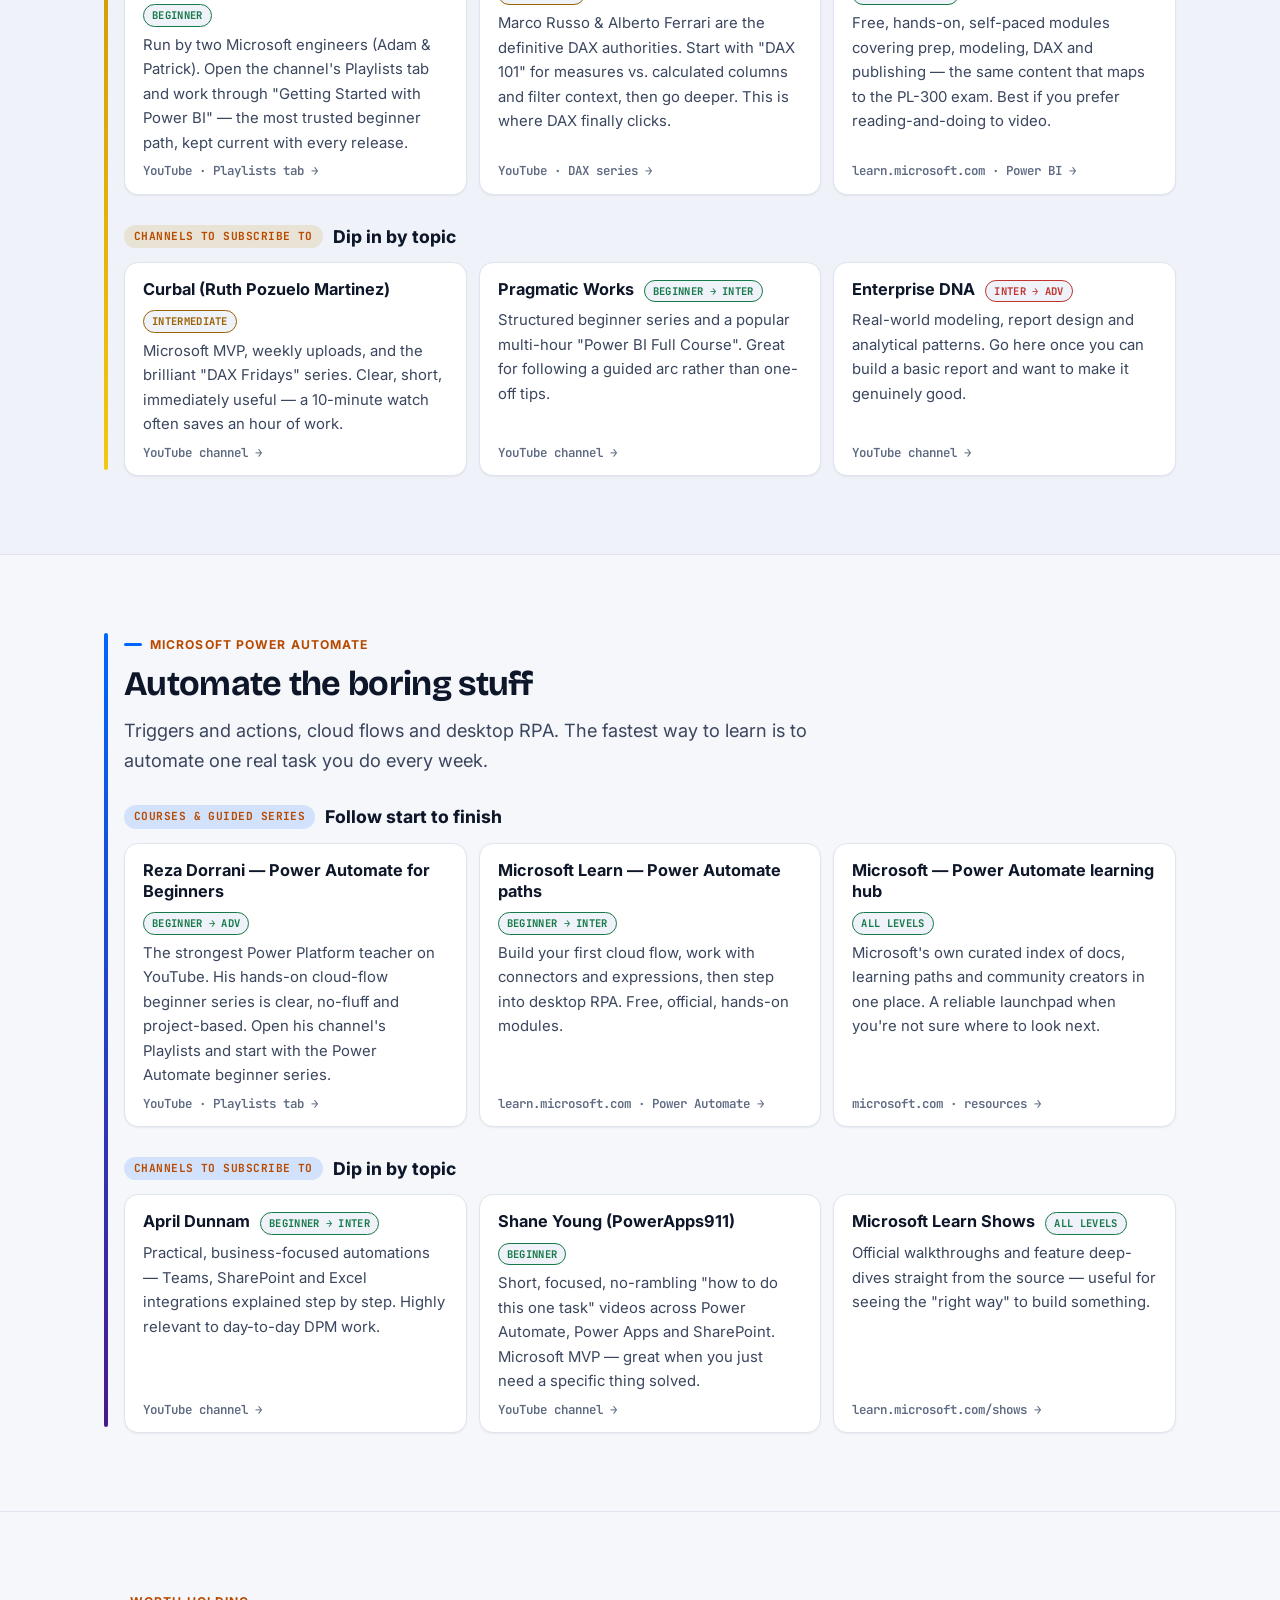
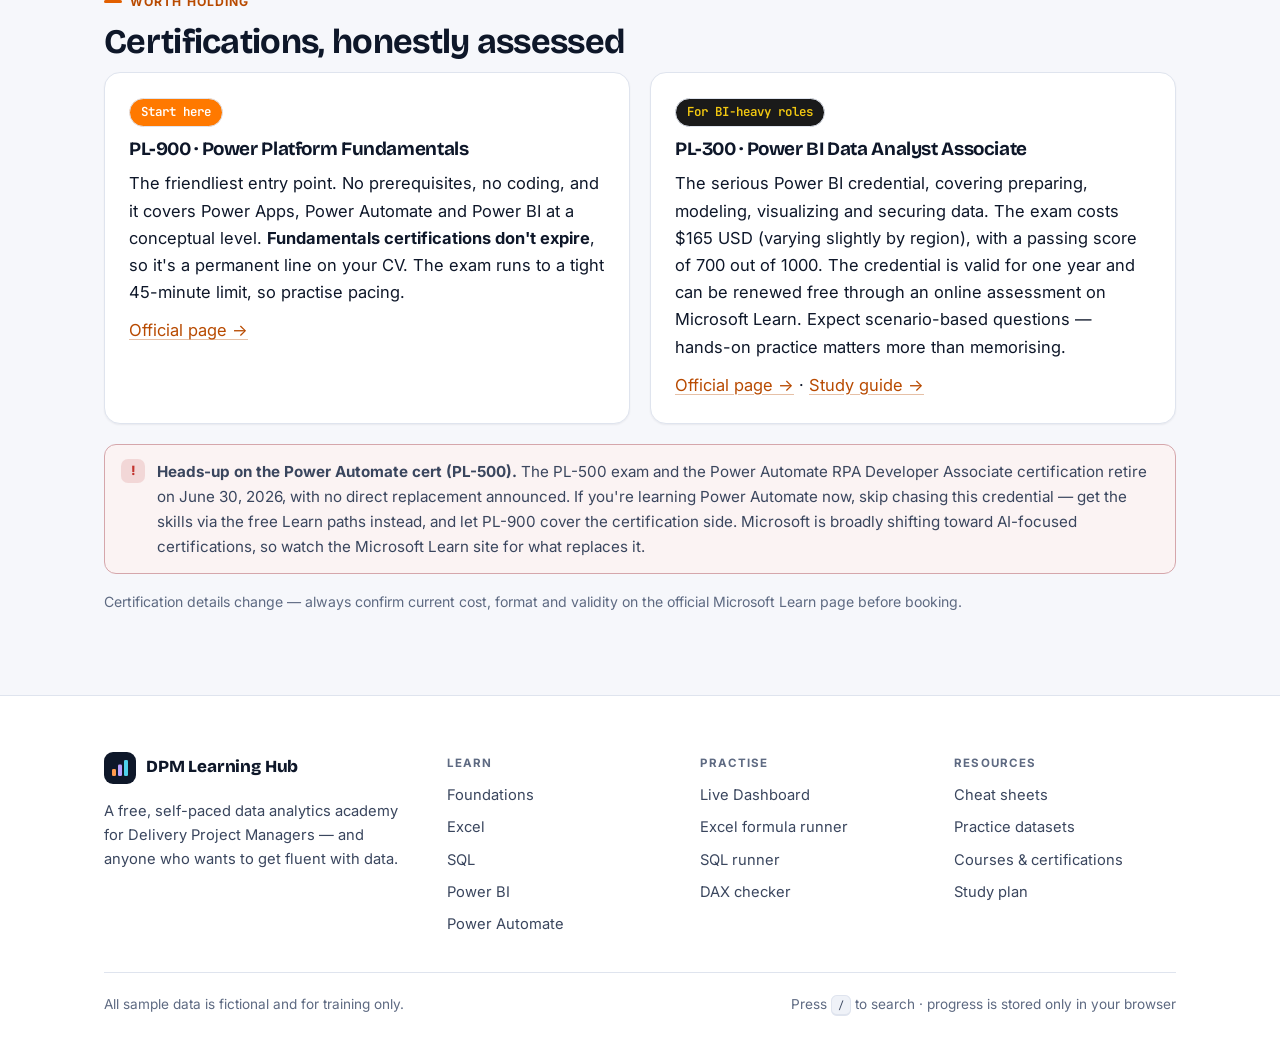
<file: courses.html>
<!DOCTYPE html>
<html lang="en">
<head>
<meta charset="UTF-8">
<meta name="viewport" content="width=device-width, initial-scale=1.0">
<!-- shell:head -->
<title>Courses &amp; Certifications — DPM Learning Hub</title>
<meta name="description" content="Hand-picked free courses, video channels and certifications to go deeper in Excel, Power BI, SQL and Power Automate.">
<meta name="theme-color" content="#0E1729">
<meta property="og:title" content="Courses &amp; Certifications — DPM Learning Hub">
<meta property="og:description" content="Hand-picked free courses, video channels and certifications to go deeper in Excel, Power BI, SQL and Power Automate.">
<link rel="icon" href="data:image/svg+xml,%3Csvg xmlns='http://www.w3.org/2000/svg' viewBox='0 0 32 32'%3E%3Crect width='32' height='32' rx='8' fill='%230E1729'/%3E%3Crect x='7' y='17' width='4' height='8' rx='1.5' fill='%23FF9A4D'/%3E%3Crect x='14' y='11' width='4' height='14' rx='1.5' fill='%23B9A0FF'/%3E%3Crect x='21' y='6' width='4' height='19' rx='1.5' fill='%234FD1EA'/%3E%3C/svg%3E">
<script>(function(){try{var m=JSON.parse(localStorage.getItem('dpm-mode'));if(m)document.documentElement.setAttribute('data-mode',m);}catch(e){}})();</script>
<link rel="preconnect" href="https://fonts.googleapis.com">
<link rel="preconnect" href="https://fonts.gstatic.com" crossorigin>
<link href="https://fonts.googleapis.com/css2?family=Bricolage+Grotesque:opsz,wght@12..96,600;12..96,700;12..96,800&family=Inter:wght@400;500;600;700;800&family=JetBrains+Mono:wght@500;600;700&display=swap" rel="stylesheet">
<link rel="stylesheet" href="assets/css/styles.css">
<!-- /shell:head -->
</head>
<body data-theme="hub">
<!-- shell:header -->
<a class="skip" href="#main">Skip to content</a>
<div class="scrollbar" aria-hidden="true"></div>
<header class="site-header"><div class="wrap">
  <a class="brand" href="index.html" aria-label="DPM Learning Hub — home"><span class="brand-mark"><svg viewBox="0 0 20 20" aria-hidden="true"><rect x="2" y="11" width="4" height="7" rx="1.3" fill="#FF9A4D"/><rect x="8" y="6.5" width="4" height="11.5" rx="1.3" fill="#B9A0FF"/><rect x="14" y="2" width="4" height="16" rx="1.3" fill="#4FD1EA"/></svg></span><span>DPM Learning Hub<small>Data analytics academy</small></span></a>
  <nav class="main-nav" aria-label="Main">
    <a href="index.html">Home</a>
    <div class="menu">
      <button class="menu-trigger" aria-expanded="false" aria-haspopup="true">Learn <span class="chev" aria-hidden="true">▾</span></button>
      <div class="mega"><a href="data-foundations.html"><span class="tdot" style="--c:var(--c-data)" aria-hidden="true">DB</span><span><b>01 · Foundations</b><span class="d">Tables, keys, schemas & OLAP — the groundwork</span></span></a><a href="excel.html"><span class="tdot" style="--c:var(--c-excel)" aria-hidden="true">XL</span><span><b>02 · Excel</b><span class="d">Formulas, lookups, PivotTables & Power Query</span></span></a><a href="sql.html"><span class="tdot" style="--c:var(--c-sql)" aria-hidden="true">SQL</span><span><b>03 · SQL</b><span class="d">Query real data live in your browser</span></span></a><a href="powerbi.html"><span class="tdot powerbi" style="--c:var(--c-powerbi)" aria-hidden="true">BI</span><span><b>04 · Power BI</b><span class="d">Model, write DAX and build dashboards</span></span></a><a href="powerautomate.html"><span class="tdot" style="--c:var(--c-flow)" aria-hidden="true">PA</span><span><b>05 · Power Automate</b><span class="d">Automate reports, alerts & approvals</span></span></a>
        <div class="mega-foot"><a href="index.html#path">See the recommended path →</a><a href="downloads.html">Cheat sheets &amp; datasets →</a></div>
      </div>
    </div>
    <a href="dashboard.html">Live Dashboard</a>
    <a href="courses.html" aria-current="page">Courses</a>
    <a href="downloads.html">Downloads</a>
  </nav>
  <div class="header-tools">
    <button class="search-btn" type="button" data-search-open aria-label="Search the hub"><span class="s-icon" aria-hidden="true">⌕</span><span class="s-label">Search lessons…</span><kbd><span class="kbd-mod">Ctrl</span> K</kbd></button>
    <button class="icon-btn" type="button" data-mode-toggle aria-label="Toggle dark mode"><svg class="mode-ic-light" viewBox="0 0 24 24" fill="none" stroke="currentColor" stroke-width="2" stroke-linecap="round" aria-hidden="true"><path d="M21 12.8A9 9 0 1 1 11.2 3a7 7 0 0 0 9.8 9.8z"/></svg><svg class="mode-ic-dark" viewBox="0 0 24 24" fill="none" stroke="currentColor" stroke-width="2" stroke-linecap="round" aria-hidden="true"><circle cx="12" cy="12" r="4"/><path d="M12 2v2M12 20v2M4.9 4.9l1.4 1.4M17.7 17.7l1.4 1.4M2 12h2M20 12h2M4.9 19.1l1.4-1.4M17.7 6.3l1.4-1.4"/></svg></button>
    <button class="icon-btn drawer-btn" type="button" data-drawer-toggle aria-expanded="false" aria-controls="site-drawer" aria-label="Open menu">☰</button>
  </div>
</div></header>
<div class="drawer" id="site-drawer">
  <div class="drawer-backdrop" data-drawer-close></div>
  <div class="drawer-panel" role="dialog" aria-label="Menu">
    <div class="drawer-top"><a class="brand" href="index.html"><span class="brand-mark"><svg viewBox="0 0 20 20" aria-hidden="true"><rect x="2" y="11" width="4" height="7" rx="1.3" fill="#FF9A4D"/><rect x="8" y="6.5" width="4" height="11.5" rx="1.3" fill="#B9A0FF"/><rect x="14" y="2" width="4" height="16" rx="1.3" fill="#4FD1EA"/></svg></span>DPM Learning Hub</a><button class="icon-btn" type="button" data-drawer-close aria-label="Close menu">✕</button></div>
    <button class="search-btn" type="button" data-search-open style="width:100%"><span class="s-icon" aria-hidden="true">⌕</span>Search lessons…</button>
    <h4>Start</h4>
    <a class="d-link" href="index.html">Home</a>
    <a class="d-link" href="dashboard.html">Live Dashboard</a>
    <h4>Learning tracks</h4>
    <a class="d-link" href="data-foundations.html"><span class="tdot" style="--c:var(--c-data)" aria-hidden="true">DB</span>Foundations</a><a class="d-link" href="excel.html"><span class="tdot" style="--c:var(--c-excel)" aria-hidden="true">XL</span>Excel</a><a class="d-link" href="sql.html"><span class="tdot" style="--c:var(--c-sql)" aria-hidden="true">SQL</span>SQL</a><a class="d-link" href="powerbi.html"><span class="tdot powerbi" style="--c:var(--c-powerbi)" aria-hidden="true">BI</span>Power BI</a><a class="d-link" href="powerautomate.html"><span class="tdot" style="--c:var(--c-flow)" aria-hidden="true">PA</span>Power Automate</a>
    <h4>Resources</h4>
    <a class="d-link" href="courses.html" aria-current="page">Courses &amp; certifications</a>
    <a class="d-link" href="downloads.html">Downloads</a>
  </div>
</div>
<!-- /shell:header -->
<main id="main">

<header class="hero"><div class="wrap">
  <!-- shell:crumbs --><nav class="crumbs" aria-label="Breadcrumb"><a href="index.html">Home</a><span class="sep">/</span><span aria-current="page">Courses</span></nav><!-- /shell:crumbs -->
  <span class="tool-badge"><span class="glyph">★</span> Keep going</span>
  <h1>Where to go<br>when you're ready<br>for more.</h1>
  <p class="lead">This hub gets you started. To go deep, here's a curated shelf of the best free courses, channels and playlists — organised by tool, hand-picked for people who actually want to learn data analytics. Everything below is free and in English. Start with the bootcamp, then dive into whichever tool you need.</p>
</div></header>

<!-- ROADMAP -->
<section id="a-suggested-path"><div class="wrap">
  <span class="eyebrow">A suggested path</span>
  <h2>If you only follow one route</h2>
  <div class="flow" style="max-width:640px">
    <div class="step"><b>WEEK 1–2</b> This hub's Excel track + Microsoft's free Excel training. Get comfortable with lookups, PivotTables and Power Query.</div><div class="conn"></div>
    <div class="step"><b>WEEK 3–5</b> Power BI track here + the free PL-900 path. Build one real report from the sample data.</div><div class="conn"></div>
    <div class="step"><b>WEEK 6+</b> Power Automate track + automate one repetitive task you actually do. That single win teaches more than any course.</div><div class="conn"></div>
    <div class="step"><b>OPTIONAL</b> Certify: PL-900 first (broad, never expires), then PL-300 if Power BI is core to your work.</div>
  </div>
</div></section>

<!-- START HERE: ALL-IN-ONE BOOTCAMP -->
<section style="background:var(--surface-2)" id="start-here-the-all-rounder"><div class="wrap">
  <span class="eyebrow">Start here · the all-rounder</span>
  <h2>One free bootcamp, the whole picture</h2>
  <p class="lead">If you want to understand data analytics as a discipline — not just one tool — start with this. It's the most recommended free path on the internet, and it's genuinely good.</p>
  <div class="card" style="border-left:4px solid var(--accent);margin-top:18px">
    <div class="pills">
      <span class="pill">Excel</span><span class="pill">SQL</span><span class="pill">Power BI</span><span class="pill">Tableau</span><span class="pill">Python</span><span class="pill">Portfolio projects</span>
    </div>
    <h3 style="margin-top:12px">Alex The Analyst — Data Analyst Bootcamp</h3>
    <p>A complete, structured, beginner-friendly bootcamp delivered as one YouTube playlist by Alex Freberg. It takes you from "what is a data analyst" through Excel, SQL, Power BI, Tableau and Python, with real hands-on projects and a free honour-system certificate at the end. Work through it in order; do the projects, don't just watch. This single playlist will teach you more than most paid courses.</p>
    <p style="margin-top:12px">
      <a class="dl" href="https://www.youtube.com/playlist?list=PLUaB-1hjhk8FE_XZ87vPPSfHqb6OcM0cF" target="_blank" rel="noopener">▶ Open the Bootcamp playlist</a>
      &nbsp;<a href="https://www.youtube.com/@AlexTheAnalyst" target="_blank" rel="noopener">Channel →</a>
    </p>
  </div>
  <p class="hint" style="color:var(--muted);font-size:.88rem;margin-top:14px">Prefer to go tool-by-tool? The three blocks below are organised exactly that way.</p>
</div></section>

<!-- EXCEL BLOCK -->
<section class="topic" style="--accent:#217346;--accent-2:#33C481" id="microsoft-excel"><div class="wrap">
  <span class="eyebrow">Microsoft Excel</span>
  <h2>Get genuinely good at Excel</h2>
  <p class="lead">The foundation for everything else. Master formulas, PivotTables and Power Query here and Power BI becomes far easier.</p>

  <div class="subhead"><span class="tag">Courses &amp; guided series</span> Follow start to finish</div>
  <div class="reslist">
    <a class="res" href="https://www.youtube.com/@ExcelIsFun" target="_blank" rel="noopener">
      <div class="rt"><span class="name">ExcelIsFun — full Excel classes</span><span class="lvl beg">All levels</span></div>
      <p class="why">Mike Girvin's free, exhaustive course playlists ("Excel Basics", "Data Analysis", "Highline College" classes) with downloadable workbooks. The most complete free Excel library anywhere — pick a class and work the exercises.</p>
      <span class="src">YouTube · course playlists →</span>
    </a>
    <a class="res" href="https://www.youtube.com/@LeilaGharani" target="_blank" rel="noopener">
      <div class="rt"><span class="name">Leila Gharani — Excel Essentials</span><span class="lvl beg">Beginner → Inter</span></div>
      <p class="why">Polished, modern, beginner-friendly. Her free "Excel for Beginners" course and topic playlists (XLOOKUP, PivotTables, Power Query) are the cleanest explanations you'll find. Start here if ExcelIsFun feels like a lot.</p>
      <span class="src">YouTube · free course →</span>
    </a>
    <a class="res" href="https://support.microsoft.com/excel" target="_blank" rel="noopener">
      <div class="rt"><span class="name">Microsoft Excel training centre</span><span class="lvl beg">Beginner</span></div>
      <p class="why">Microsoft's own how-to hub — short official videos and articles from the absolute basics through PivotTables and Power Query. Authoritative and always current.</p>
      <span class="src">support.microsoft.com/excel →</span>
    </a>
  </div>

  <div class="subhead"><span class="tag">Channels to subscribe to</span> Dip in by topic</div>
  <div class="reslist">
    <a class="res" href="https://www.youtube.com/@KevinStratvert" target="_blank" rel="noopener">
      <div class="rt"><span class="name">Kevin Stratvert</span><span class="lvl beg">Beginner</span></div>
      <p class="why">The gentlest on-ramp. Calm, step-by-step Office and Excel walkthroughs — ideal when you're brand new and want zero jargon.</p>
      <span class="src">YouTube channel →</span>
    </a>
    <a class="res" href="https://www.youtube.com/@MyOnlineTrainingHub" target="_blank" rel="noopener">
      <div class="rt"><span class="name">MyOnlineTrainingHub (Mynda Treacy)</span><span class="lvl mid">Inter → Adv</span></div>
      <p class="why">Practical, business-focused Excel. Excellent for real reporting problems, dashboards, and a strong Power Query/PivotTable angle.</p>
      <span class="src">YouTube channel →</span>
    </a>
    <a class="res" href="https://www.youtube.com/c/GoodlyChandeep" target="_blank" rel="noopener">
      <div class="rt"><span class="name">Goodly (Chandeep)</span><span class="lvl adv">Advanced</span></div>
      <p class="why">The place to go for Power Query and the M language. When you're ready to automate data cleaning properly, this channel goes deep.</p>
      <span class="src">YouTube channel →</span>
    </a>
  </div>
</div></section>

<!-- POWER BI BLOCK -->
<section class="topic" style="--accent:#C28800;--accent-2:#F2C811;background:var(--surface-2)" id="microsoft-power-bi"><div class="wrap">
  <span class="eyebrow">Microsoft Power BI</span>
  <h2>From first report to real DAX</h2>
  <p class="lead">Where your data becomes dashboards. Learn the build order first, then model your data well, then layer on DAX — in that order.</p>

  <div class="subhead"><span class="tag">Courses &amp; guided series</span> Follow start to finish</div>
  <div class="reslist">
    <a class="res" href="https://www.youtube.com/@GuyInACube" target="_blank" rel="noopener">
      <div class="rt"><span class="name">Guy in a Cube — Getting Started with Power BI</span><span class="lvl beg">Beginner</span></div>
      <p class="why">Run by two Microsoft engineers (Adam &amp; Patrick). Open the channel's Playlists tab and work through "Getting Started with Power BI" — the most trusted beginner path, kept current with every release.</p>
      <span class="src">YouTube · Playlists tab →</span>
    </a>
    <a class="res" href="https://www.youtube.com/@SQLBI" target="_blank" rel="noopener">
      <div class="rt"><span class="name">SQLBI — DAX 101 &amp; Mastering DAX</span><span class="lvl mid">Inter → Adv</span></div>
      <p class="why">Marco Russo &amp; Alberto Ferrari are the definitive DAX authorities. Start with "DAX 101" for measures vs. calculated columns and filter context, then go deeper. This is where DAX finally clicks.</p>
      <span class="src">YouTube · DAX series →</span>
    </a>
    <a class="res" href="https://learn.microsoft.com/training/powerplatform/power-bi" target="_blank" rel="noopener">
      <div class="rt"><span class="name">Microsoft Learn — Power BI paths</span><span class="lvl beg">Beginner → Adv</span></div>
      <p class="why">Free, hands-on, self-paced modules covering prep, modeling, DAX and publishing — the same content that maps to the PL-300 exam. Best if you prefer reading-and-doing to video.</p>
      <span class="src">learn.microsoft.com · Power BI →</span>
    </a>
  </div>

  <div class="subhead"><span class="tag">Channels to subscribe to</span> Dip in by topic</div>
  <div class="reslist">
    <a class="res" href="https://www.youtube.com/@CurbalEN" target="_blank" rel="noopener">
      <div class="rt"><span class="name">Curbal (Ruth Pozuelo Martinez)</span><span class="lvl mid">Intermediate</span></div>
      <p class="why">Microsoft MVP, weekly uploads, and the brilliant "DAX Fridays" series. Clear, short, immediately useful — a 10-minute watch often saves an hour of work.</p>
      <span class="src">YouTube channel →</span>
    </a>
    <a class="res" href="https://www.youtube.com/@PragmaticWorks" target="_blank" rel="noopener">
      <div class="rt"><span class="name">Pragmatic Works</span><span class="lvl beg">Beginner → Inter</span></div>
      <p class="why">Structured beginner series and a popular multi-hour "Power BI Full Course". Great for following a guided arc rather than one-off tips.</p>
      <span class="src">YouTube channel →</span>
    </a>
    <a class="res" href="https://www.youtube.com/@EnterpriseDNA" target="_blank" rel="noopener">
      <div class="rt"><span class="name">Enterprise DNA</span><span class="lvl adv">Inter → Adv</span></div>
      <p class="why">Real-world modeling, report design and analytical patterns. Go here once you can build a basic report and want to make it genuinely good.</p>
      <span class="src">YouTube channel →</span>
    </a>
  </div>
</div></section>

<!-- POWER AUTOMATE BLOCK -->
<section class="topic" style="--accent:#0066FF;--accent-2:#491A8B" id="microsoft-power-automate"><div class="wrap">
  <span class="eyebrow">Microsoft Power Automate</span>
  <h2>Automate the boring stuff</h2>
  <p class="lead">Triggers and actions, cloud flows and desktop RPA. The fastest way to learn is to automate one real task you do every week.</p>

  <div class="subhead"><span class="tag">Courses &amp; guided series</span> Follow start to finish</div>
  <div class="reslist">
    <a class="res" href="https://www.youtube.com/@RezaDorrani" target="_blank" rel="noopener">
      <div class="rt"><span class="name">Reza Dorrani — Power Automate for Beginners</span><span class="lvl beg">Beginner → Adv</span></div>
      <p class="why">The strongest Power Platform teacher on YouTube. His hands-on cloud-flow beginner series is clear, no-fluff and project-based. Open his channel's Playlists and start with the Power Automate beginner series.</p>
      <span class="src">YouTube · Playlists tab →</span>
    </a>
    <a class="res" href="https://learn.microsoft.com/training/powerplatform/power-automate" target="_blank" rel="noopener">
      <div class="rt"><span class="name">Microsoft Learn — Power Automate paths</span><span class="lvl beg">Beginner → Inter</span></div>
      <p class="why">Build your first cloud flow, work with connectors and expressions, then step into desktop RPA. Free, official, hands-on modules.</p>
      <span class="src">learn.microsoft.com · Power Automate →</span>
    </a>
    <a class="res" href="https://www.microsoft.com/en-us/power-platform/blog/power-automate/power-automate-learning-resources/" target="_blank" rel="noopener">
      <div class="rt"><span class="name">Microsoft — Power Automate learning hub</span><span class="lvl beg">All levels</span></div>
      <p class="why">Microsoft's own curated index of docs, learning paths and community creators in one place. A reliable launchpad when you're not sure where to look next.</p>
      <span class="src">microsoft.com · resources →</span>
    </a>
  </div>

  <div class="subhead"><span class="tag">Channels to subscribe to</span> Dip in by topic</div>
  <div class="reslist">
    <a class="res" href="https://www.youtube.com/@AprilDunnam" target="_blank" rel="noopener">
      <div class="rt"><span class="name">April Dunnam</span><span class="lvl beg">Beginner → Inter</span></div>
      <p class="why">Practical, business-focused automations — Teams, SharePoint and Excel integrations explained step by step. Highly relevant to day-to-day DPM work.</p>
      <span class="src">YouTube channel →</span>
    </a>
    <a class="res" href="https://www.youtube.com/@ShanesCows" target="_blank" rel="noopener">
      <div class="rt"><span class="name">Shane Young (PowerApps911)</span><span class="lvl beg">Beginner</span></div>
      <p class="why">Short, focused, no-rambling "how to do this one task" videos across Power Automate, Power Apps and SharePoint. Microsoft MVP — great when you just need a specific thing solved.</p>
      <span class="src">YouTube channel →</span>
    </a>
    <a class="res" href="https://learn.microsoft.com/shows/" target="_blank" rel="noopener">
      <div class="rt"><span class="name">Microsoft Learn Shows</span><span class="lvl beg">All levels</span></div>
      <p class="why">Official walkthroughs and feature deep-dives straight from the source — useful for seeing the "right way" to build something.</p>
      <span class="src">learn.microsoft.com/shows →</span>
    </a>
  </div>
</div></section>

<!-- CERTIFICATIONS -->
<section id="worth-holding"><div class="wrap">
  <span class="eyebrow">Worth holding</span>
  <h2>Certifications, honestly assessed</h2>

  <div class="grid cols-2">
    <div class="card">
      <span class="pill" style="background:#FF7900;color:#fff">Start here</span>
      <h3 style="margin-top:12px">PL-900 · Power Platform Fundamentals</h3>
      <p>The friendliest entry point. No prerequisites, no coding, and it covers Power Apps, Power Automate and Power BI at a conceptual level. <strong>Fundamentals certifications don't expire</strong>, so it's a permanent line on your CV. The exam runs to a tight 45-minute limit, so practise pacing.</p>
      <p><a href="https://learn.microsoft.com/credentials/certifications/power-platform-fundamentals/" target="_blank" rel="noopener">Official page →</a></p>
    </div>
    <div class="card">
      <span class="pill" style="background:#1a1a1a;color:#F2C811">For BI-heavy roles</span>
      <h3 style="margin-top:12px">PL-300 · Power BI Data Analyst Associate</h3>
      <p>The serious Power BI credential, covering preparing, modeling, visualizing and securing data. The exam costs $165 USD (varying slightly by region), with a passing score of 700 out of 1000. The credential is valid for one year and can be renewed free through an online assessment on Microsoft Learn. Expect scenario-based questions — hands-on practice matters more than memorising.</p>
      <p><a href="https://learn.microsoft.com/credentials/certifications/data-analyst-associate/" target="_blank" rel="noopener">Official page →</a> · <a href="https://learn.microsoft.com/credentials/certifications/resources/study-guides/pl-300" target="_blank" rel="noopener">Study guide →</a></p>
    </div>
  </div>

  <div class="note warn" style="margin-top:20px"><span class="ic">!</span><div><strong>Heads-up on the Power Automate cert (PL-500).</strong> The PL-500 exam and the Power Automate RPA Developer Associate certification retire on June 30, 2026, with no direct replacement announced. If you're learning Power Automate now, skip chasing this credential — get the skills via the free Learn paths instead, and let PL-900 cover the certification side. Microsoft is broadly shifting toward AI-focused certifications, so watch the Microsoft Learn site for what replaces it.</div></div>

  <p class="hint" style="color:var(--muted);font-size:.88rem;margin-top:14px">Certification details change — always confirm current cost, format and validity on the official Microsoft Learn page before booking.</p>
</div></section>

<!-- shell:footer -->
</main>
<div class="toc" data-toc hidden></div>
<button class="to-top" type="button" aria-label="Back to top">↑</button>
<footer class="site-footer"><div class="wrap">
  <div class="foot-grid">
    <div>
      <a class="brand" href="index.html"><span class="brand-mark"><svg viewBox="0 0 20 20" aria-hidden="true"><rect x="2" y="11" width="4" height="7" rx="1.3" fill="#FF9A4D"/><rect x="8" y="6.5" width="4" height="11.5" rx="1.3" fill="#B9A0FF"/><rect x="14" y="2" width="4" height="16" rx="1.3" fill="#4FD1EA"/></svg></span>DPM Learning Hub</a>
      <p style="max-width:40ch;margin-top:14px">A free, self-paced data analytics academy for Delivery Project Managers — and anyone who wants to get fluent with data.</p>
    </div>
    <div><h4>Learn</h4><ul><li><a href="data-foundations.html">Foundations</a></li><li><a href="excel.html">Excel</a></li><li><a href="sql.html">SQL</a></li><li><a href="powerbi.html">Power BI</a></li><li><a href="powerautomate.html">Power Automate</a></li></ul></div>
    <div><h4>Practise</h4><ul><li><a href="dashboard.html">Live Dashboard</a></li><li><a href="excel.html#runner">Excel formula runner</a></li><li><a href="sql.html#runner">SQL runner</a></li><li><a href="powerbi.html#runner">DAX checker</a></li></ul></div>
    <div><h4>Resources</h4><ul><li><a href="downloads.html">Cheat sheets</a></li><li><a href="downloads.html#sample-data">Practice datasets</a></li><li><a href="courses.html">Courses &amp; certifications</a></li><li><a href="index.html#plan">Study plan</a></li></ul></div>
  </div>
  <div class="foot-bottom"><span>All sample data is fictional and for training only.</span><span>Press <kbd>/</kbd> to search · progress is stored only in your browser</span></div>
</div></footer>
<!-- /shell:footer -->

<script src="assets/js/main.js"></script>
</body>
</html>
</file>
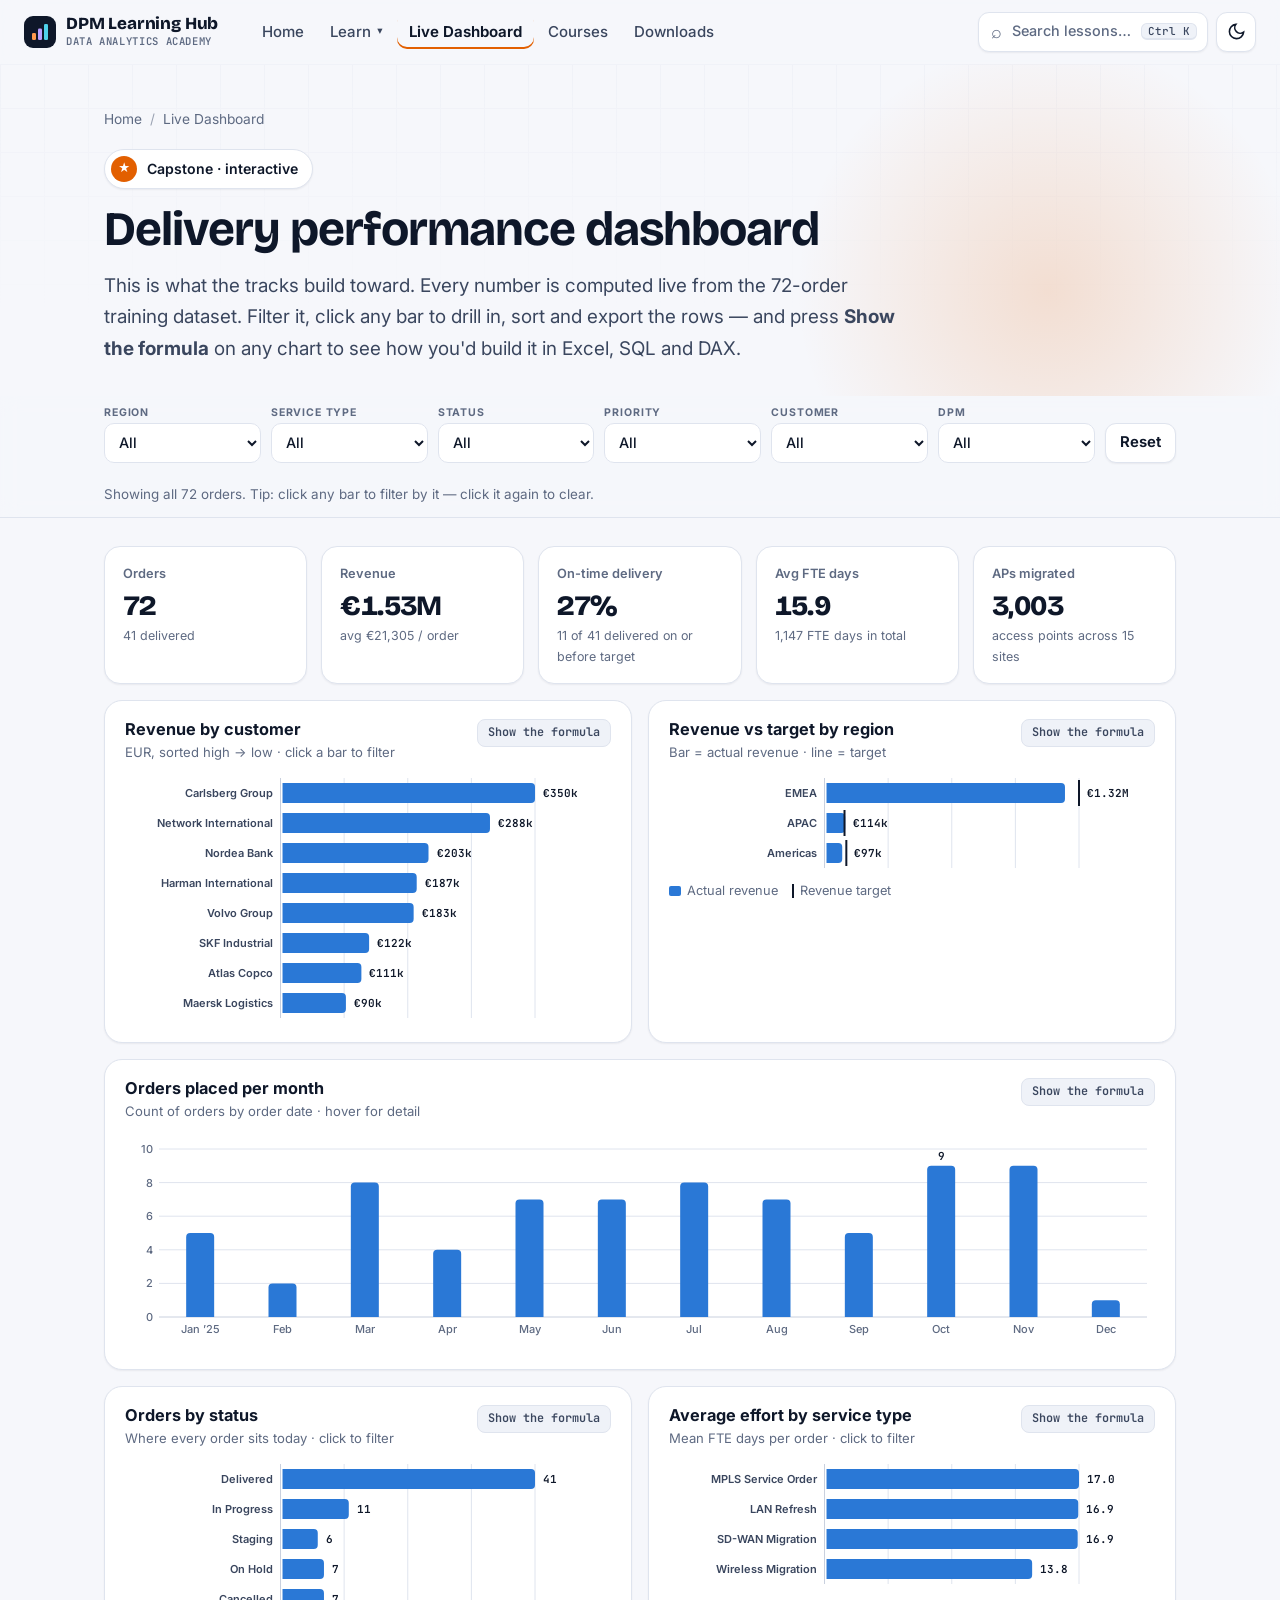
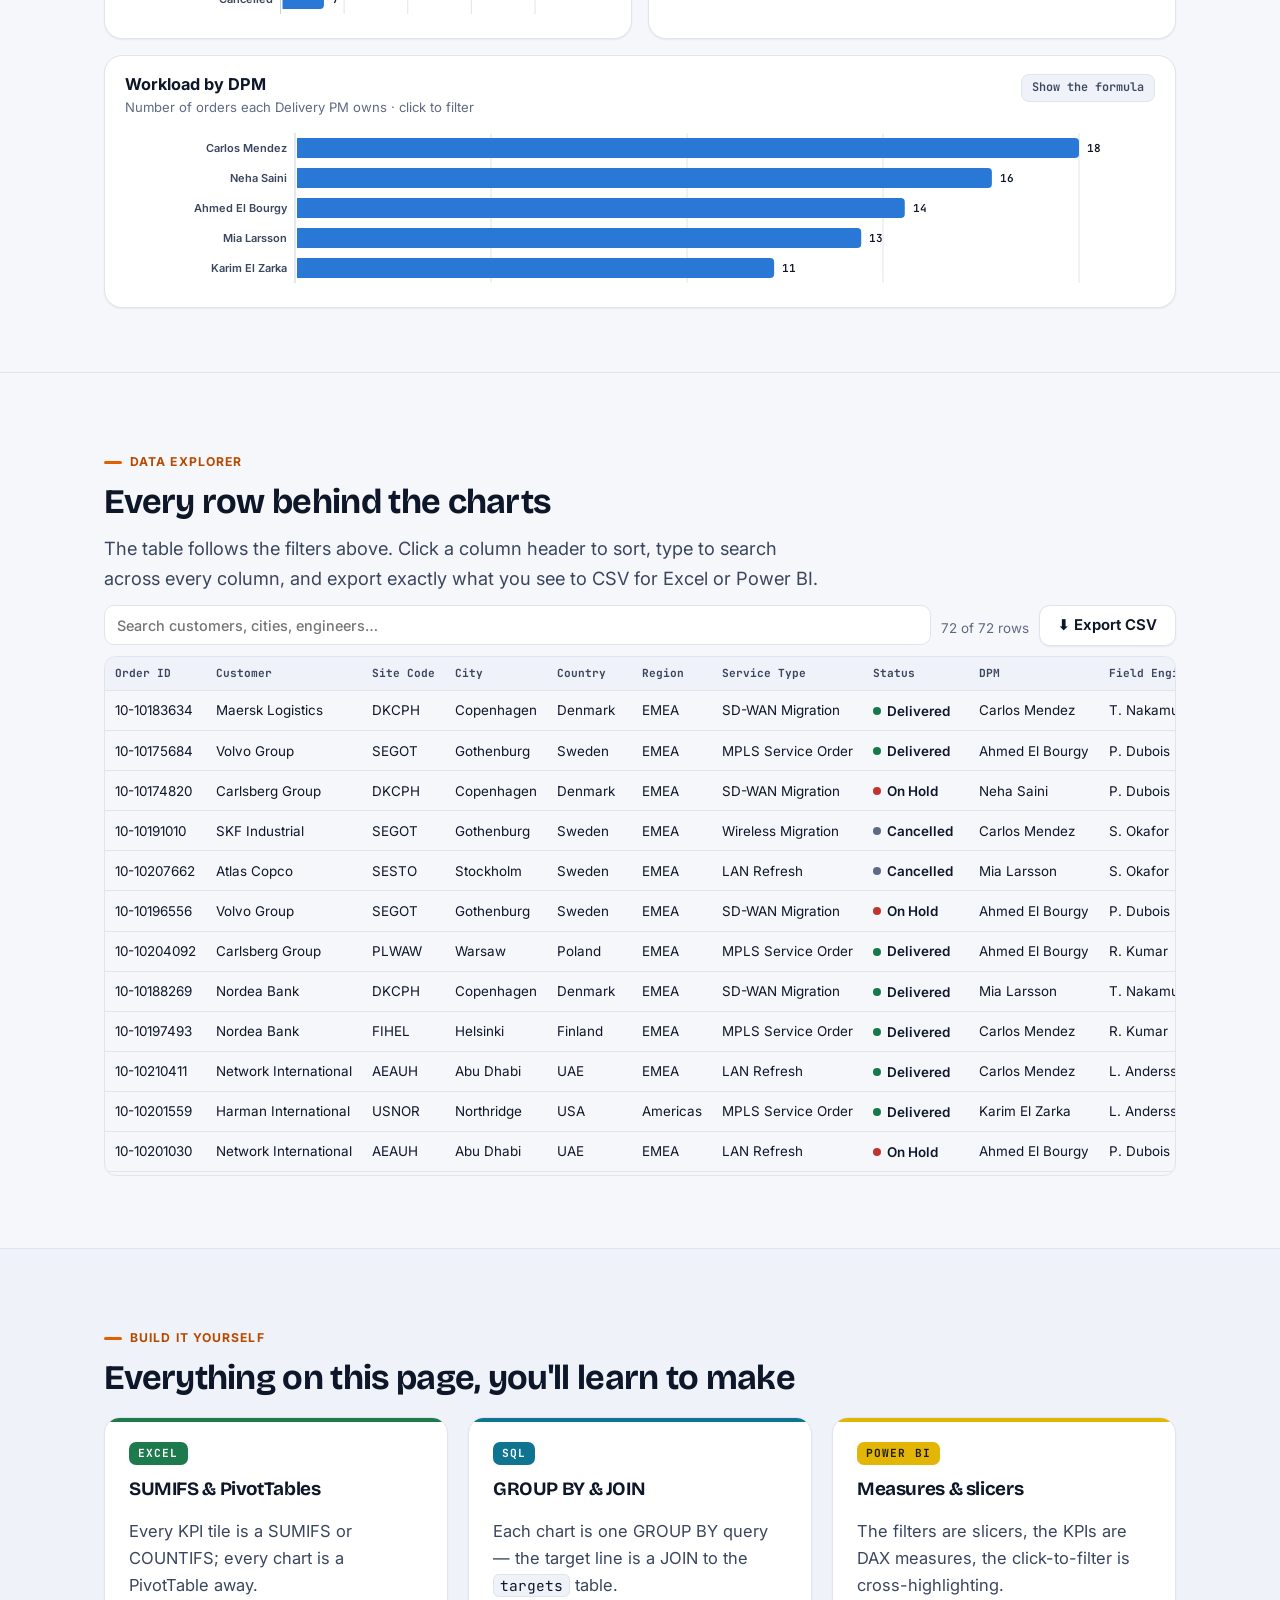
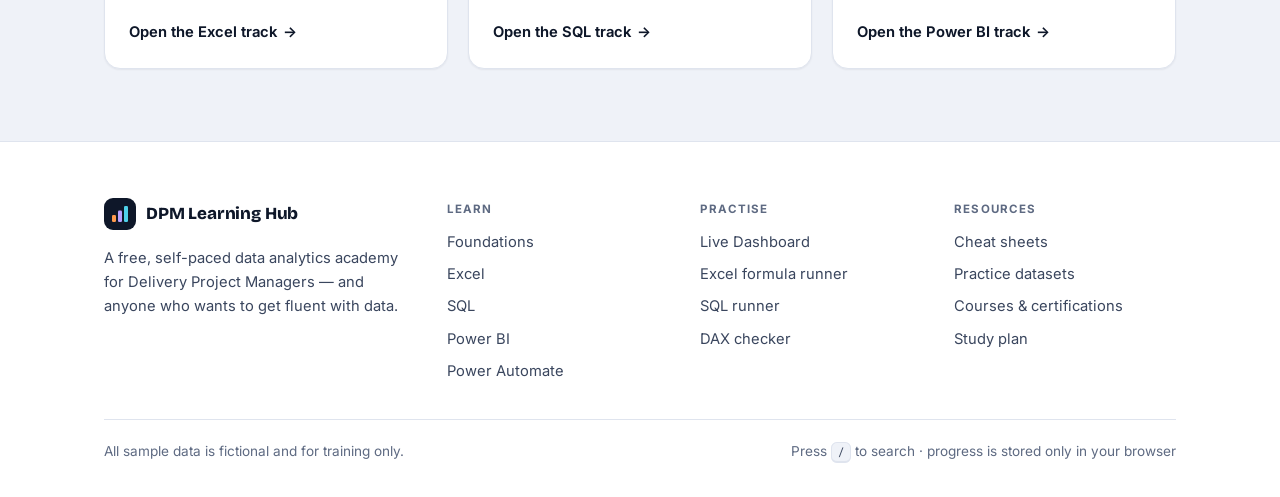
<file: dashboard.html>
<!DOCTYPE html>
<html lang="en">
<head>
<meta charset="UTF-8">
<meta name="viewport" content="width=device-width, initial-scale=1.0">
<!-- shell:head -->
<title>Live Dashboard — DPM Learning Hub</title>
<meta name="description" content="An interactive analytics dashboard built on the training dataset — filter it, explore it, and see the Excel, SQL and DAX behind every chart.">
<meta name="theme-color" content="#0E1729">
<meta property="og:title" content="Live Dashboard — DPM Learning Hub">
<meta property="og:description" content="An interactive analytics dashboard built on the training dataset — filter it, explore it, and see the Excel, SQL and DAX behind every chart.">
<link rel="icon" href="data:image/svg+xml,%3Csvg xmlns='http://www.w3.org/2000/svg' viewBox='0 0 32 32'%3E%3Crect width='32' height='32' rx='8' fill='%230E1729'/%3E%3Crect x='7' y='17' width='4' height='8' rx='1.5' fill='%23FF9A4D'/%3E%3Crect x='14' y='11' width='4' height='14' rx='1.5' fill='%23B9A0FF'/%3E%3Crect x='21' y='6' width='4' height='19' rx='1.5' fill='%234FD1EA'/%3E%3C/svg%3E">
<script>(function(){try{var m=JSON.parse(localStorage.getItem('dpm-mode'));if(m)document.documentElement.setAttribute('data-mode',m);}catch(e){}})();</script>
<link rel="preconnect" href="https://fonts.googleapis.com">
<link rel="preconnect" href="https://fonts.gstatic.com" crossorigin>
<link href="https://fonts.googleapis.com/css2?family=Bricolage+Grotesque:opsz,wght@12..96,600;12..96,700;12..96,800&family=Inter:wght@400;500;600;700;800&family=JetBrains+Mono:wght@500;600;700&display=swap" rel="stylesheet">
<link rel="stylesheet" href="assets/css/styles.css">
<!-- /shell:head -->
</head>
<body data-theme="hub">
<!-- shell:header -->
<a class="skip" href="#main">Skip to content</a>
<div class="scrollbar" aria-hidden="true"></div>
<header class="site-header"><div class="wrap">
  <a class="brand" href="index.html" aria-label="DPM Learning Hub — home"><span class="brand-mark"><svg viewBox="0 0 20 20" aria-hidden="true"><rect x="2" y="11" width="4" height="7" rx="1.3" fill="#FF9A4D"/><rect x="8" y="6.5" width="4" height="11.5" rx="1.3" fill="#B9A0FF"/><rect x="14" y="2" width="4" height="16" rx="1.3" fill="#4FD1EA"/></svg></span><span>DPM Learning Hub<small>Data analytics academy</small></span></a>
  <nav class="main-nav" aria-label="Main">
    <a href="index.html">Home</a>
    <div class="menu">
      <button class="menu-trigger" aria-expanded="false" aria-haspopup="true">Learn <span class="chev" aria-hidden="true">▾</span></button>
      <div class="mega"><a href="data-foundations.html"><span class="tdot" style="--c:var(--c-data)" aria-hidden="true">DB</span><span><b>01 · Foundations</b><span class="d">Tables, keys, schemas & OLAP — the groundwork</span></span></a><a href="excel.html"><span class="tdot" style="--c:var(--c-excel)" aria-hidden="true">XL</span><span><b>02 · Excel</b><span class="d">Formulas, lookups, PivotTables & Power Query</span></span></a><a href="sql.html"><span class="tdot" style="--c:var(--c-sql)" aria-hidden="true">SQL</span><span><b>03 · SQL</b><span class="d">Query real data live in your browser</span></span></a><a href="powerbi.html"><span class="tdot powerbi" style="--c:var(--c-powerbi)" aria-hidden="true">BI</span><span><b>04 · Power BI</b><span class="d">Model, write DAX and build dashboards</span></span></a><a href="powerautomate.html"><span class="tdot" style="--c:var(--c-flow)" aria-hidden="true">PA</span><span><b>05 · Power Automate</b><span class="d">Automate reports, alerts & approvals</span></span></a>
        <div class="mega-foot"><a href="index.html#path">See the recommended path →</a><a href="downloads.html">Cheat sheets &amp; datasets →</a></div>
      </div>
    </div>
    <a href="dashboard.html" aria-current="page">Live Dashboard</a>
    <a href="courses.html">Courses</a>
    <a href="downloads.html">Downloads</a>
  </nav>
  <div class="header-tools">
    <button class="search-btn" type="button" data-search-open aria-label="Search the hub"><span class="s-icon" aria-hidden="true">⌕</span><span class="s-label">Search lessons…</span><kbd><span class="kbd-mod">Ctrl</span> K</kbd></button>
    <button class="icon-btn" type="button" data-mode-toggle aria-label="Toggle dark mode"><svg class="mode-ic-light" viewBox="0 0 24 24" fill="none" stroke="currentColor" stroke-width="2" stroke-linecap="round" aria-hidden="true"><path d="M21 12.8A9 9 0 1 1 11.2 3a7 7 0 0 0 9.8 9.8z"/></svg><svg class="mode-ic-dark" viewBox="0 0 24 24" fill="none" stroke="currentColor" stroke-width="2" stroke-linecap="round" aria-hidden="true"><circle cx="12" cy="12" r="4"/><path d="M12 2v2M12 20v2M4.9 4.9l1.4 1.4M17.7 17.7l1.4 1.4M2 12h2M20 12h2M4.9 19.1l1.4-1.4M17.7 6.3l1.4-1.4"/></svg></button>
    <button class="icon-btn drawer-btn" type="button" data-drawer-toggle aria-expanded="false" aria-controls="site-drawer" aria-label="Open menu">☰</button>
  </div>
</div></header>
<div class="drawer" id="site-drawer">
  <div class="drawer-backdrop" data-drawer-close></div>
  <div class="drawer-panel" role="dialog" aria-label="Menu">
    <div class="drawer-top"><a class="brand" href="index.html"><span class="brand-mark"><svg viewBox="0 0 20 20" aria-hidden="true"><rect x="2" y="11" width="4" height="7" rx="1.3" fill="#FF9A4D"/><rect x="8" y="6.5" width="4" height="11.5" rx="1.3" fill="#B9A0FF"/><rect x="14" y="2" width="4" height="16" rx="1.3" fill="#4FD1EA"/></svg></span>DPM Learning Hub</a><button class="icon-btn" type="button" data-drawer-close aria-label="Close menu">✕</button></div>
    <button class="search-btn" type="button" data-search-open style="width:100%"><span class="s-icon" aria-hidden="true">⌕</span>Search lessons…</button>
    <h4>Start</h4>
    <a class="d-link" href="index.html">Home</a>
    <a class="d-link" href="dashboard.html" aria-current="page">Live Dashboard</a>
    <h4>Learning tracks</h4>
    <a class="d-link" href="data-foundations.html"><span class="tdot" style="--c:var(--c-data)" aria-hidden="true">DB</span>Foundations</a><a class="d-link" href="excel.html"><span class="tdot" style="--c:var(--c-excel)" aria-hidden="true">XL</span>Excel</a><a class="d-link" href="sql.html"><span class="tdot" style="--c:var(--c-sql)" aria-hidden="true">SQL</span>SQL</a><a class="d-link" href="powerbi.html"><span class="tdot powerbi" style="--c:var(--c-powerbi)" aria-hidden="true">BI</span>Power BI</a><a class="d-link" href="powerautomate.html"><span class="tdot" style="--c:var(--c-flow)" aria-hidden="true">PA</span>Power Automate</a>
    <h4>Resources</h4>
    <a class="d-link" href="courses.html">Courses &amp; certifications</a>
    <a class="d-link" href="downloads.html">Downloads</a>
  </div>
</div>
<!-- /shell:header -->
<main id="main">

<header class="hero dash-hero"><div class="wrap">
  <!-- shell:crumbs --><nav class="crumbs" aria-label="Breadcrumb"><a href="index.html">Home</a><span class="sep">/</span><span aria-current="page">Live Dashboard</span></nav><!-- /shell:crumbs -->
  <span class="tool-badge"><span class="glyph">★</span> Capstone · interactive</span>
  <h1>Delivery performance dashboard</h1>
  <p class="lead">This is what the tracks build toward. Every number is computed live from the 72-order training dataset. Filter it, click any bar to drill in, sort and export the rows — and press <b>Show the formula</b> on any chart to see how you'd build it in Excel, SQL and DAX.</p>
</div></header>

<div class="filters" role="region" aria-label="Filters"><div class="wrap">
  <div class="fld"><label for="f-region">Region</label><select id="f-region" data-col="5"></select></div>
  <div class="fld"><label for="f-service">Service type</label><select id="f-service" data-col="6"></select></div>
  <div class="fld"><label for="f-status">Status</label><select id="f-status" data-col="7"></select></div>
  <div class="fld"><label for="f-priority">Priority</label><select id="f-priority" data-col="16"></select></div>
  <div class="fld"><label for="f-customer">Customer</label><select id="f-customer" data-col="1"></select></div>
  <div class="fld"><label for="f-dpm">DPM</label><select id="f-dpm" data-col="8"></select></div>
  <button class="btn ghost" type="button" id="f-reset">Reset</button>
  <p class="filter-note" id="f-note" aria-live="polite"></p>
</div></div>

<section class="dash" id="overview"><div class="wrap">
  <div class="kpis" id="kpis"></div>

  <div class="panels">
    <div class="panel" data-panel="customer">
      <div class="panel-head"><div><h3>Revenue by customer</h3><p class="sub">EUR, sorted high → low · click a bar to filter</p></div><button class="how-btn" type="button" aria-expanded="false">Show the formula</button></div>
      <div class="how"></div>
      <div class="chart" id="c-customer"></div>
    </div>

    <div class="panel" data-panel="region">
      <div class="panel-head"><div><h3>Revenue vs target by region</h3><p class="sub">Bar = actual revenue · line = target</p></div><button class="how-btn" type="button" aria-expanded="false">Show the formula</button></div>
      <div class="how"></div>
      <div class="chart" id="c-region"></div>
      <div class="legend-key"><span><i></i>Actual revenue</span><span><i class="tick"></i>Revenue target</span></div>
    </div>

    <div class="panel wide" data-panel="month">
      <div class="panel-head"><div><h3>Orders placed per month</h3><p class="sub">Count of orders by order date · hover for detail</p></div><button class="how-btn" type="button" aria-expanded="false">Show the formula</button></div>
      <div class="how"></div>
      <div class="chart" id="c-month"></div>
    </div>

    <div class="panel" data-panel="status">
      <div class="panel-head"><div><h3>Orders by status</h3><p class="sub">Where every order sits today · click to filter</p></div><button class="how-btn" type="button" aria-expanded="false">Show the formula</button></div>
      <div class="how"></div>
      <div class="chart" id="c-status"></div>
    </div>

    <div class="panel" data-panel="service">
      <div class="panel-head"><div><h3>Average effort by service type</h3><p class="sub">Mean FTE days per order · click to filter</p></div><button class="how-btn" type="button" aria-expanded="false">Show the formula</button></div>
      <div class="how"></div>
      <div class="chart" id="c-service"></div>
    </div>

    <div class="panel wide" data-panel="dpm">
      <div class="panel-head"><div><h3>Workload by DPM</h3><p class="sub">Number of orders each Delivery PM owns · click to filter</p></div><button class="how-btn" type="button" aria-expanded="false">Show the formula</button></div>
      <div class="how"></div>
      <div class="chart" id="c-dpm"></div>
    </div>
  </div>
</div></section>

<section id="explorer"><div class="wrap">
  <span class="eyebrow">Data explorer</span>
  <h2>Every row behind the charts</h2>
  <p class="lead">The table follows the filters above. Click a column header to sort, type to search across every column, and export exactly what you see to CSV for Excel or Power BI.</p>
  <div class="explorer-tools">
    <input type="search" id="x-search" placeholder="Search customers, cities, engineers…" aria-label="Search rows">
    <span class="legend" id="x-count" aria-live="polite"></span>
    <button class="btn ghost" type="button" id="x-export">⬇ Export CSV</button>
  </div>
  <div class="dtbl-wrap"><table class="dtbl" id="x-table"></table></div>
</div></section>

<section id="next" style="background:var(--surface-2)"><div class="wrap">
  <span class="eyebrow">Build it yourself</span>
  <h2>Everything on this page, you'll learn to make</h2>
  <div class="grid cols-3" style="margin-top:20px">
    <a class="card tool-card" href="excel.html" style="--c:var(--c-excel)"><span class="chip" style="background:var(--c-excel)">Excel</span><h3>SUMIFS &amp; PivotTables</h3><p>Every KPI tile is a SUMIFS or COUNTIFS; every chart is a PivotTable away.</p><span class="arrow">Open the Excel track</span></a>
    <a class="card tool-card" href="sql.html" style="--c:var(--c-sql)"><span class="chip" style="background:var(--c-sql)">SQL</span><h3>GROUP BY &amp; JOIN</h3><p>Each chart is one GROUP BY query — the target line is a JOIN to the <code>targets</code> table.</p><span class="arrow">Open the SQL track</span></a>
    <a class="card tool-card" href="powerbi.html" style="--c:var(--c-powerbi)"><span class="chip" style="background:var(--c-powerbi);color:#1a1a1a">Power BI</span><h3>Measures &amp; slicers</h3><p>The filters are slicers, the KPIs are DAX measures, the click-to-filter is cross-highlighting.</p><span class="arrow">Open the Power BI track</span></a>
  </div>
</div></section>

<!-- shell:footer -->
</main>
<div class="toc" data-toc hidden></div>
<button class="to-top" type="button" aria-label="Back to top">↑</button>
<footer class="site-footer"><div class="wrap">
  <div class="foot-grid">
    <div>
      <a class="brand" href="index.html"><span class="brand-mark"><svg viewBox="0 0 20 20" aria-hidden="true"><rect x="2" y="11" width="4" height="7" rx="1.3" fill="#FF9A4D"/><rect x="8" y="6.5" width="4" height="11.5" rx="1.3" fill="#B9A0FF"/><rect x="14" y="2" width="4" height="16" rx="1.3" fill="#4FD1EA"/></svg></span>DPM Learning Hub</a>
      <p style="max-width:40ch;margin-top:14px">A free, self-paced data analytics academy for Delivery Project Managers — and anyone who wants to get fluent with data.</p>
    </div>
    <div><h4>Learn</h4><ul><li><a href="data-foundations.html">Foundations</a></li><li><a href="excel.html">Excel</a></li><li><a href="sql.html">SQL</a></li><li><a href="powerbi.html">Power BI</a></li><li><a href="powerautomate.html">Power Automate</a></li></ul></div>
    <div><h4>Practise</h4><ul><li><a href="dashboard.html">Live Dashboard</a></li><li><a href="excel.html#runner">Excel formula runner</a></li><li><a href="sql.html#runner">SQL runner</a></li><li><a href="powerbi.html#runner">DAX checker</a></li></ul></div>
    <div><h4>Resources</h4><ul><li><a href="downloads.html">Cheat sheets</a></li><li><a href="downloads.html#sample-data">Practice datasets</a></li><li><a href="courses.html">Courses &amp; certifications</a></li><li><a href="index.html#plan">Study plan</a></li></ul></div>
  </div>
  <div class="foot-bottom"><span>All sample data is fictional and for training only.</span><span>Press <kbd>/</kbd> to search · progress is stored only in your browser</span></div>
</div></footer>
<!-- /shell:footer -->

<script src="assets/js/sample-data.js"></script>
<script src="assets/js/main.js"></script>
<script src="assets/js/dashboard.js"></script>
</body>
</html>
</file>
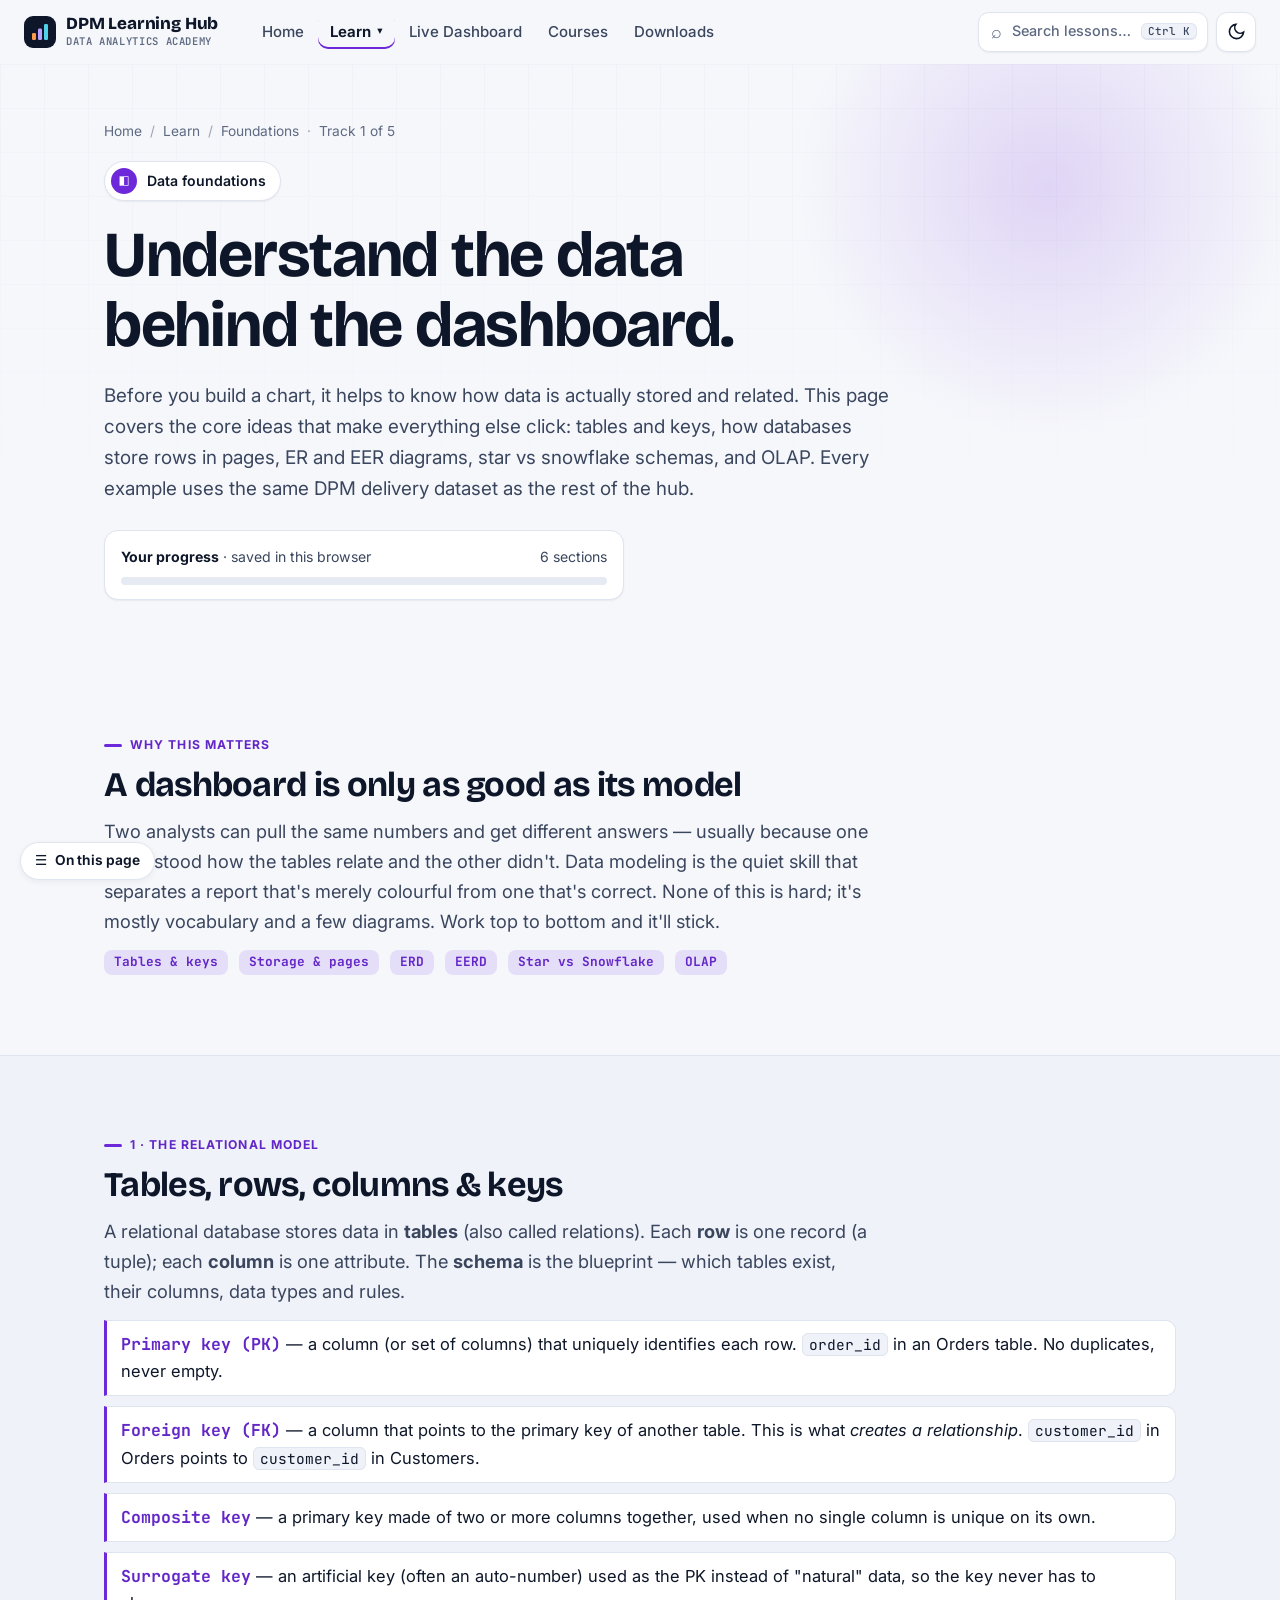
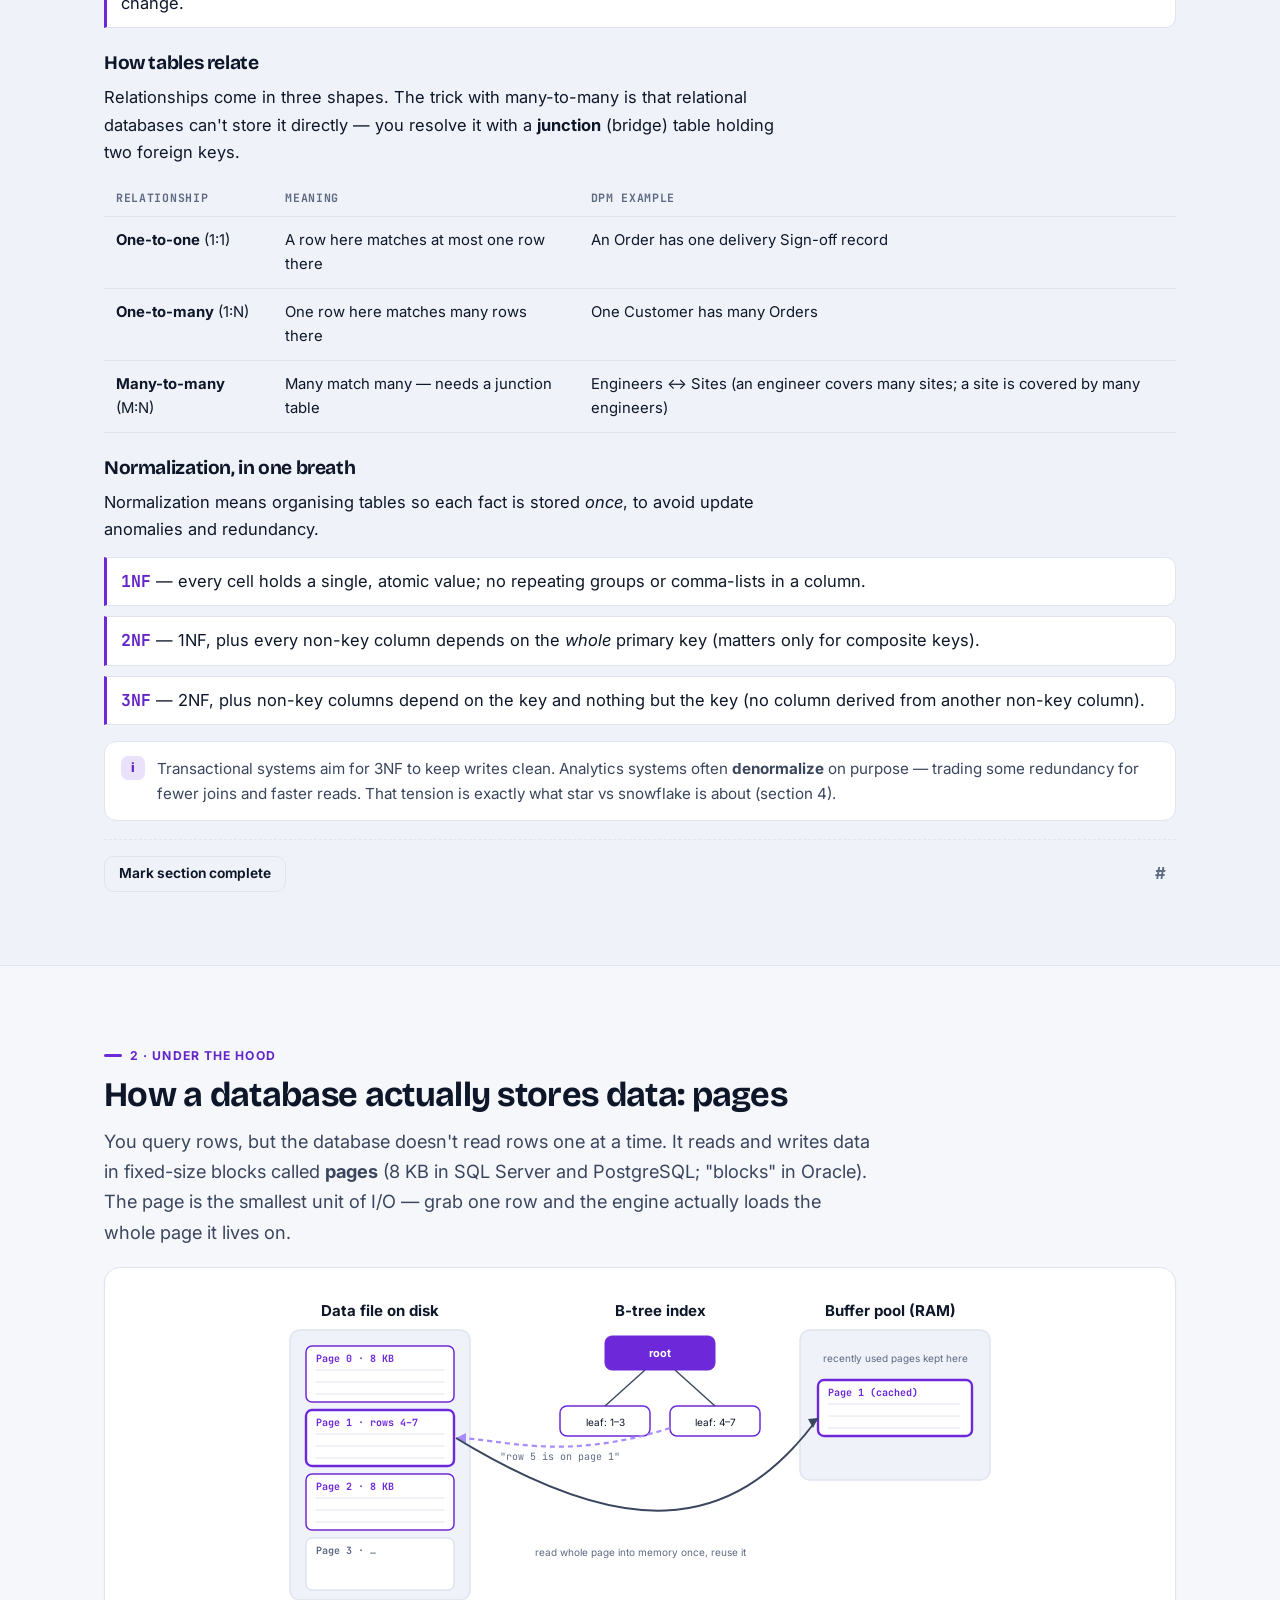
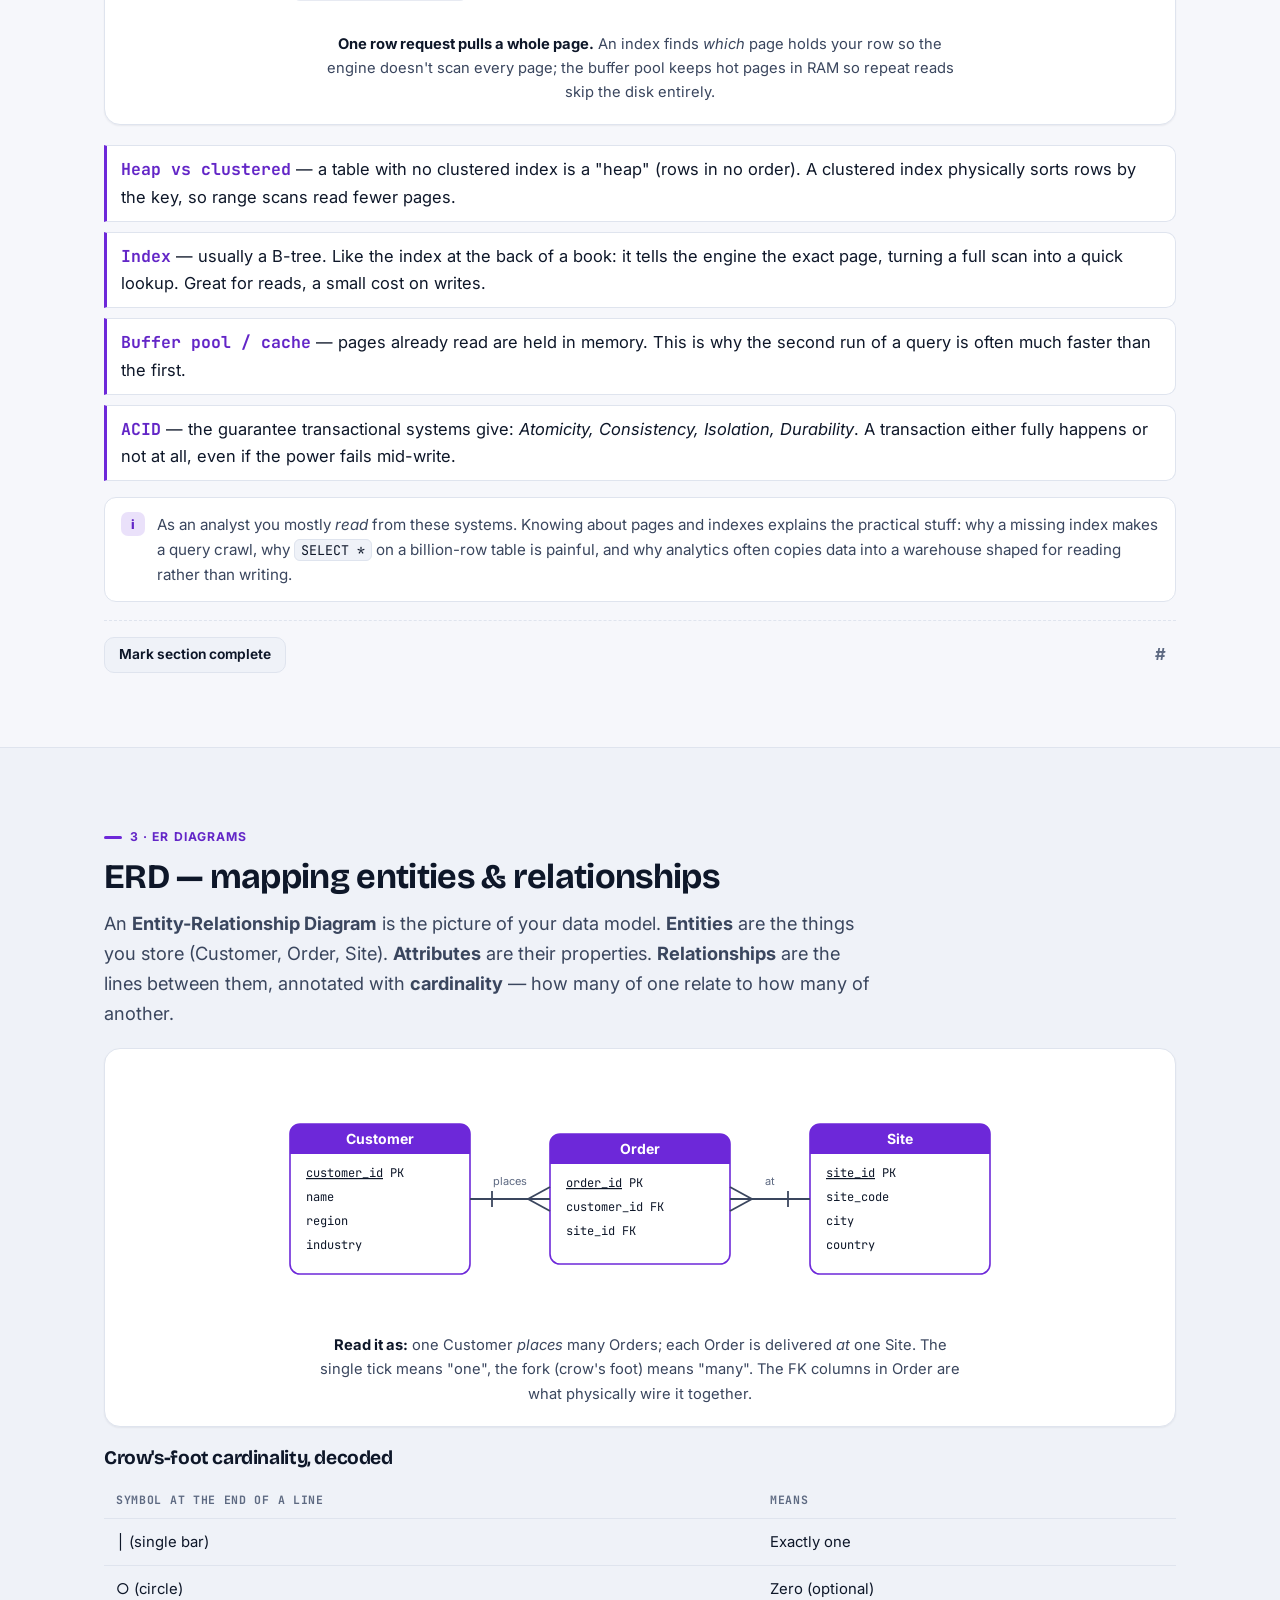
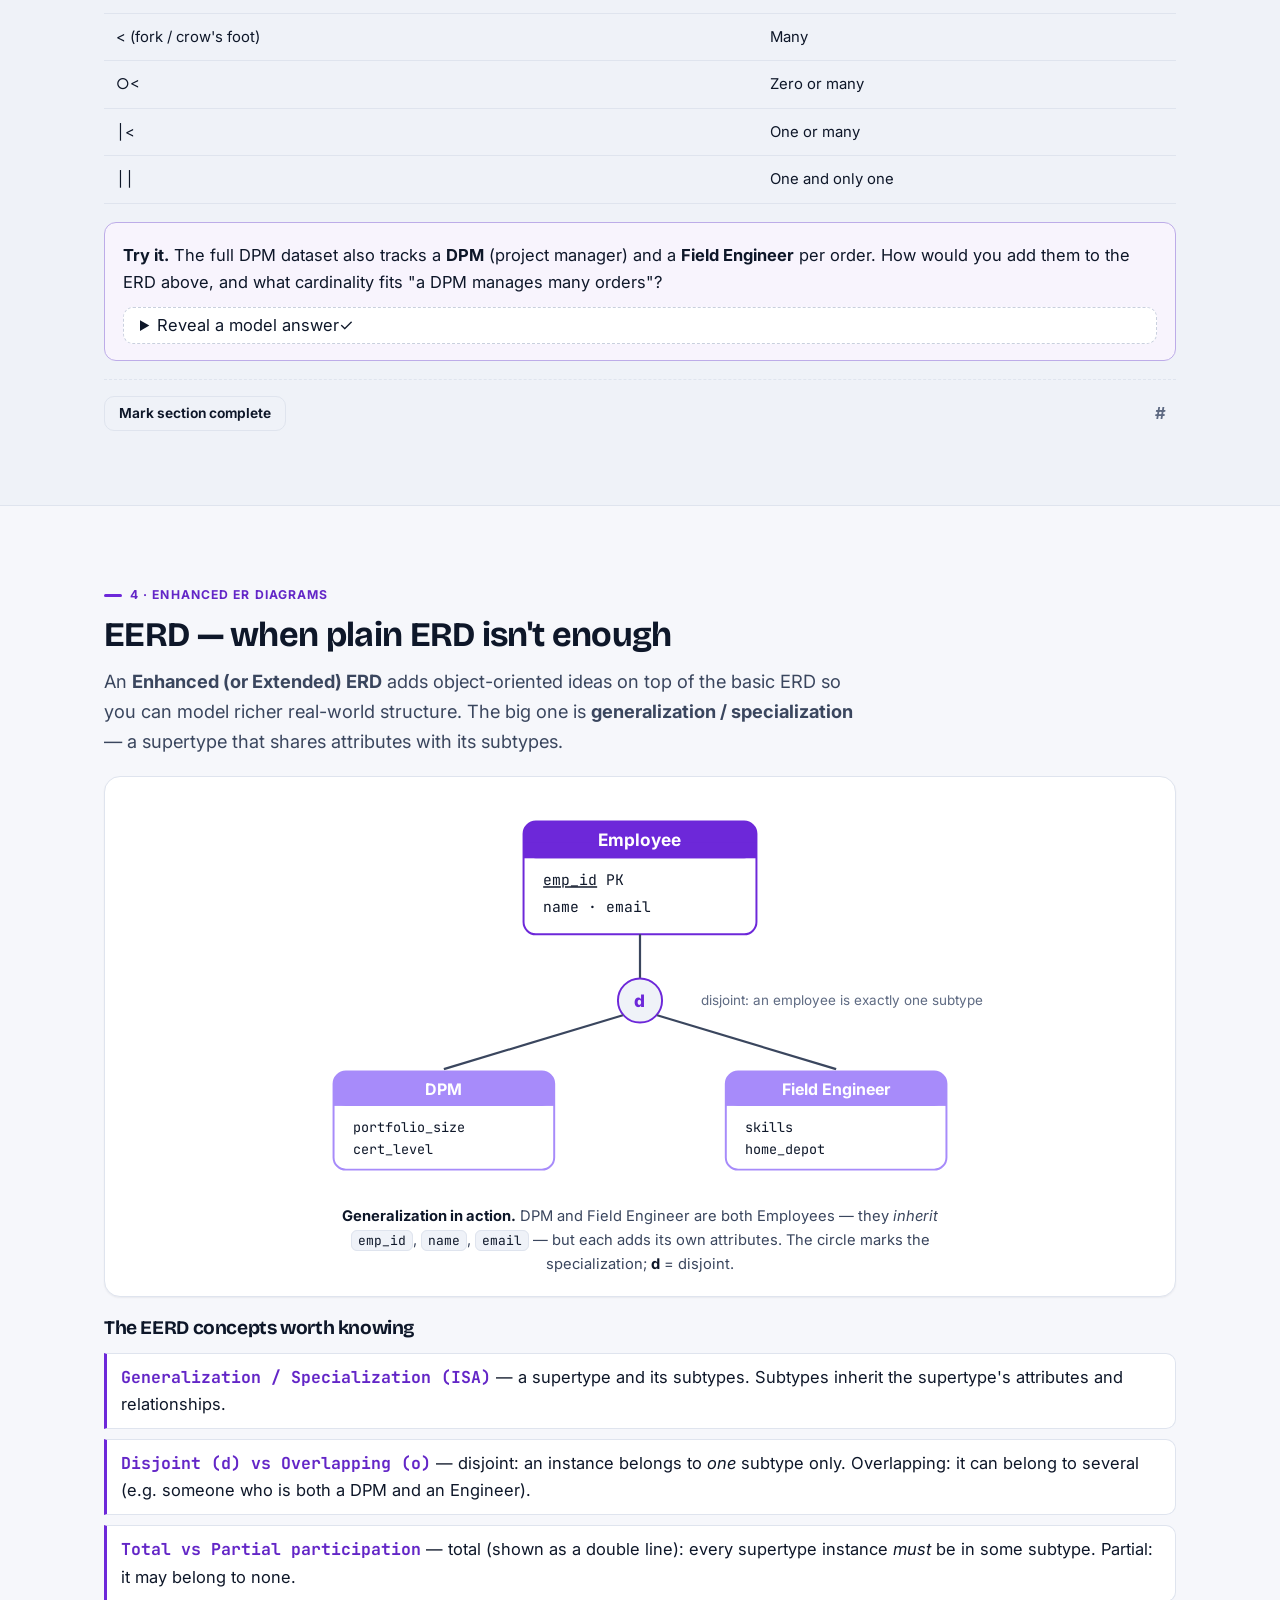
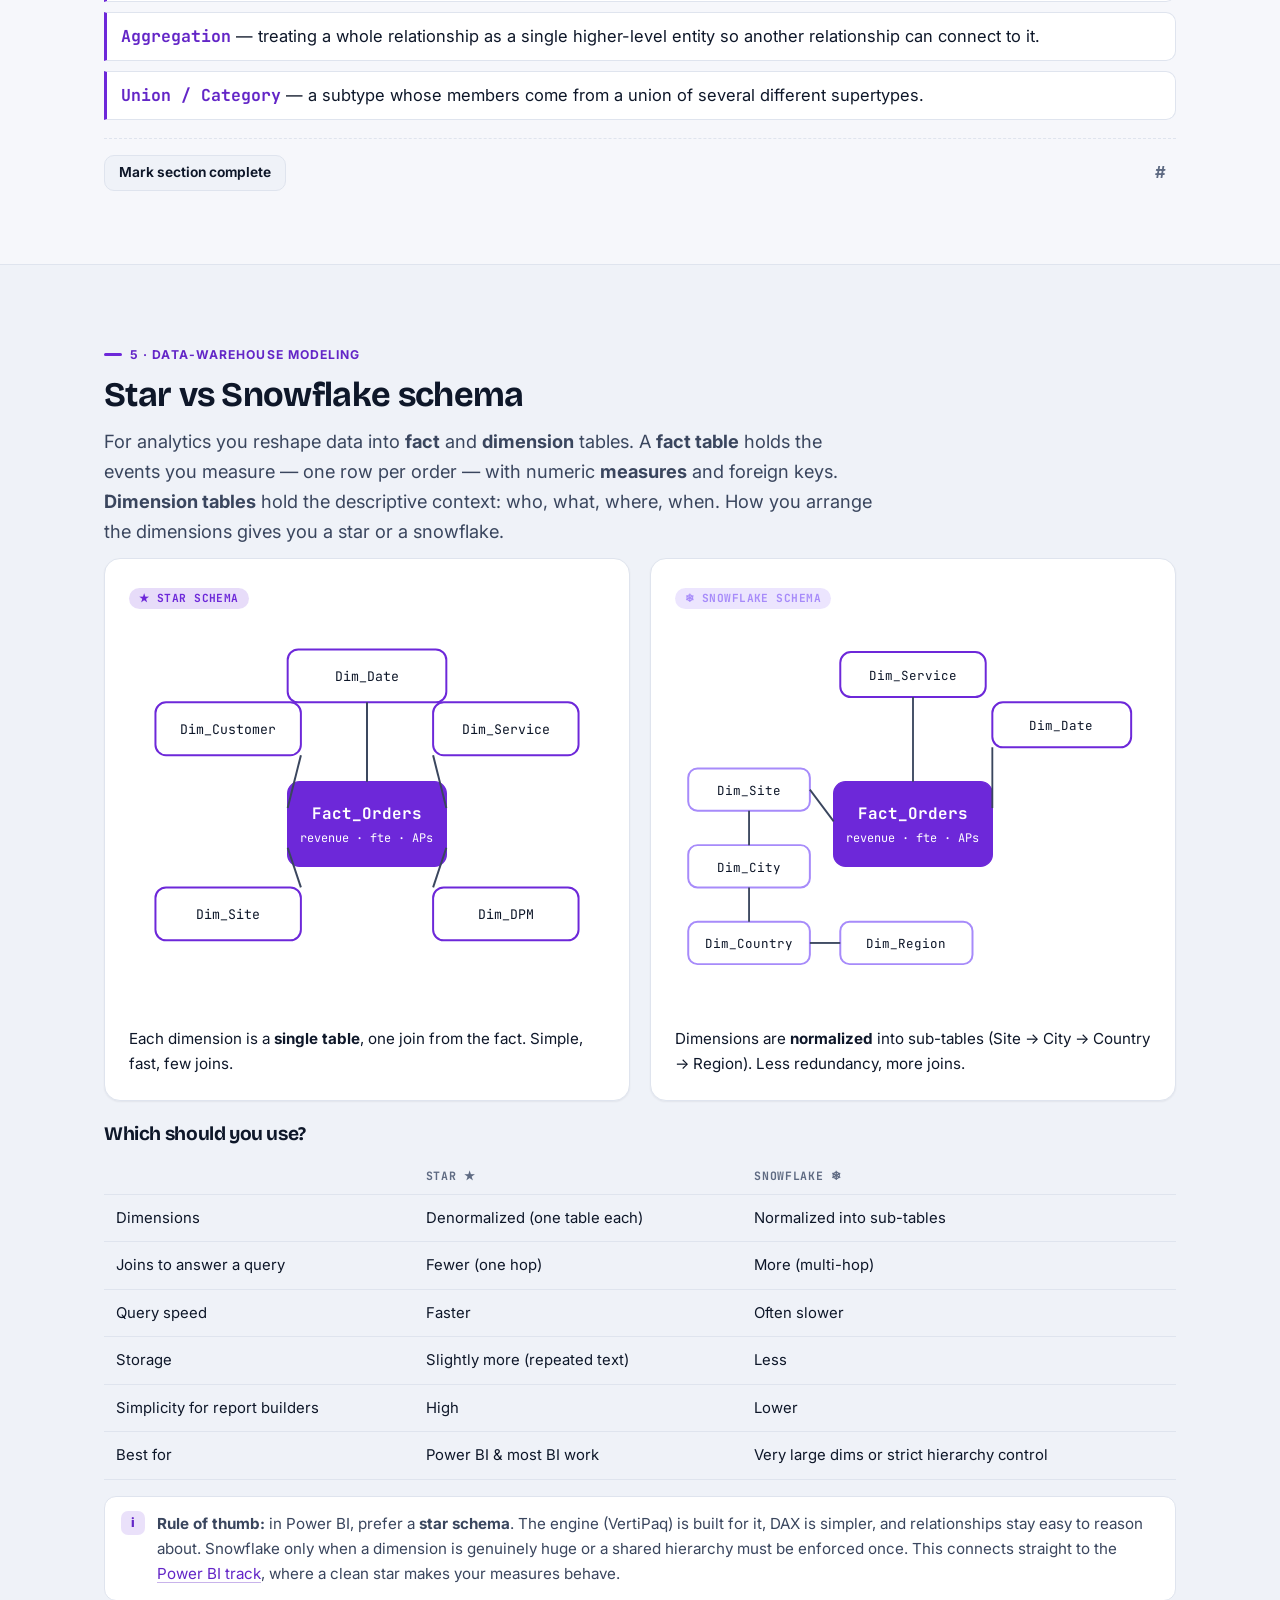
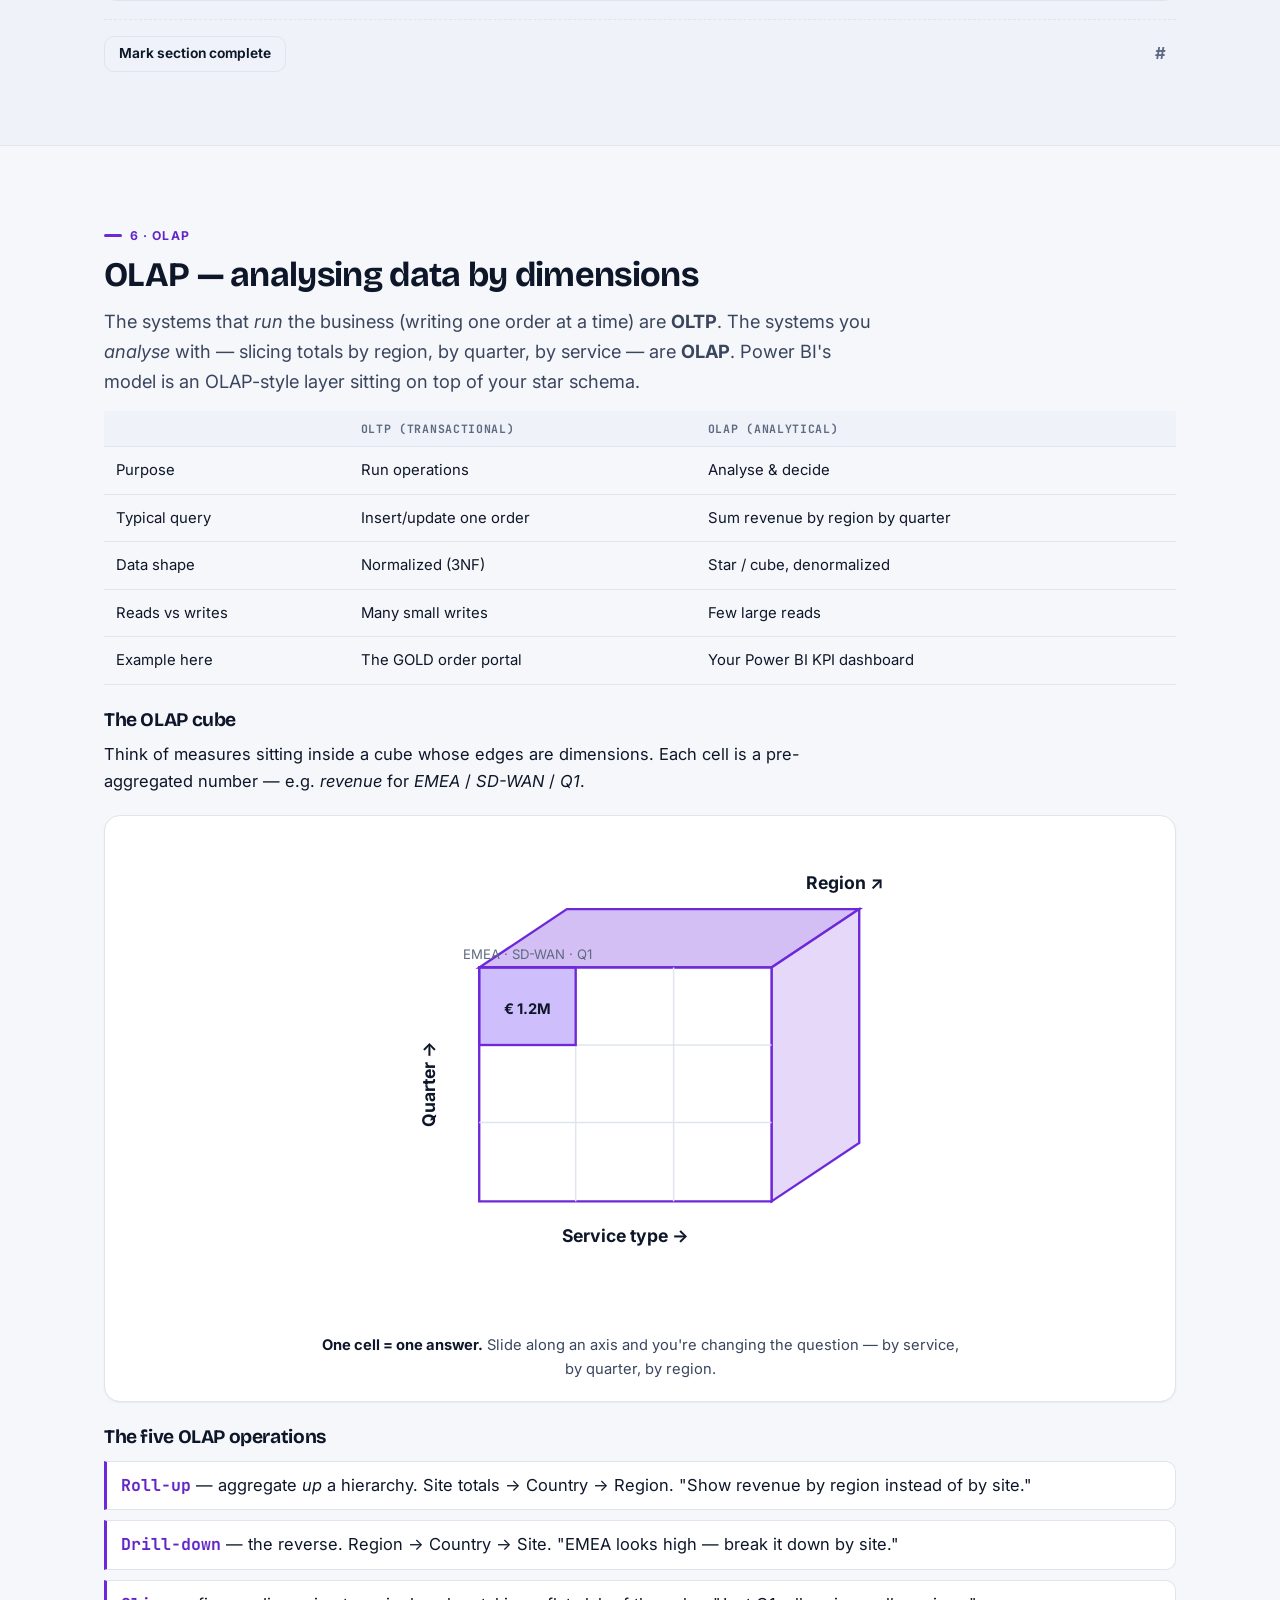
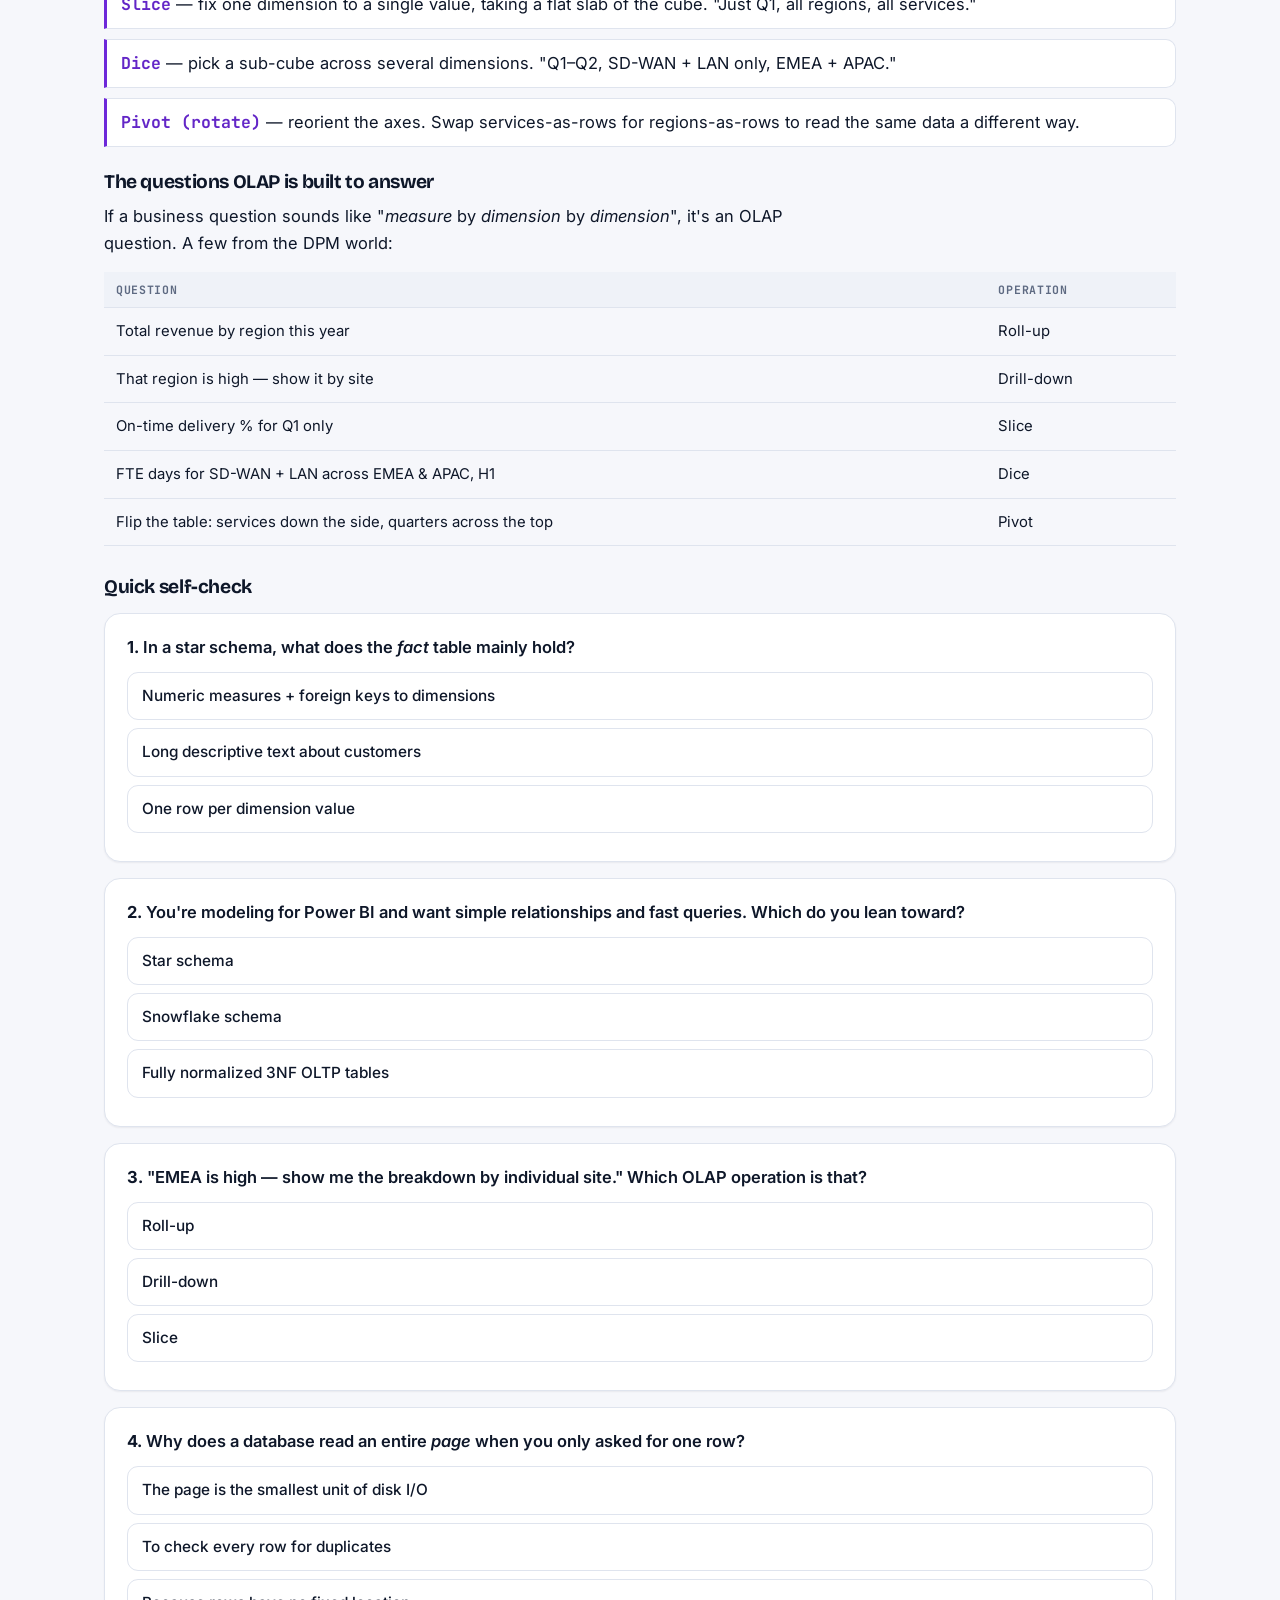
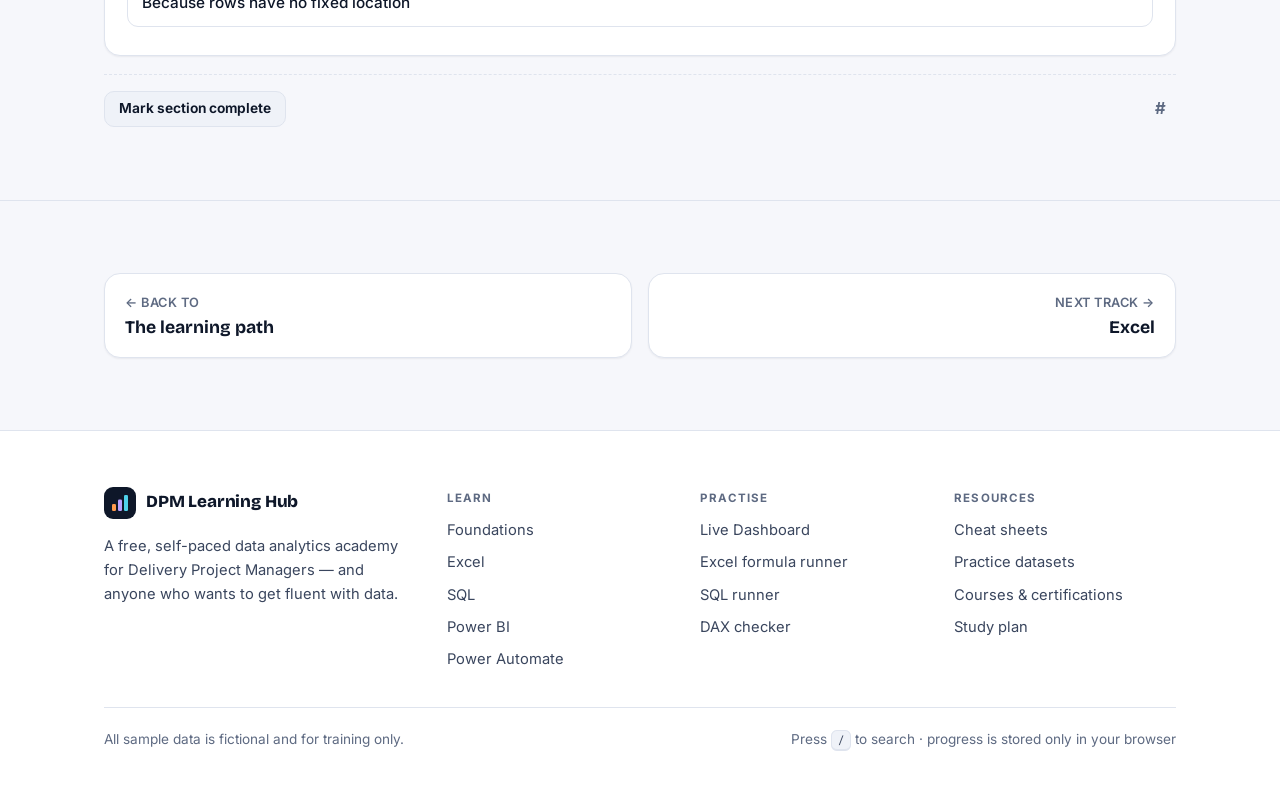
<file: data-foundations.html>
<!DOCTYPE html>
<html lang="en">
<head>
<meta charset="UTF-8">
<meta name="viewport" content="width=device-width, initial-scale=1.0">
<!-- shell:head -->
<title>Foundations — DPM Learning Hub</title>
<meta name="description" content="Tables, keys, schemas &amp; OLAP — the groundwork.">
<meta name="theme-color" content="#0E1729">
<meta property="og:title" content="Foundations — DPM Learning Hub">
<meta property="og:description" content="Tables, keys, schemas &amp; OLAP — the groundwork.">
<link rel="icon" href="data:image/svg+xml,%3Csvg xmlns='http://www.w3.org/2000/svg' viewBox='0 0 32 32'%3E%3Crect width='32' height='32' rx='8' fill='%230E1729'/%3E%3Crect x='7' y='17' width='4' height='8' rx='1.5' fill='%23FF9A4D'/%3E%3Crect x='14' y='11' width='4' height='14' rx='1.5' fill='%23B9A0FF'/%3E%3Crect x='21' y='6' width='4' height='19' rx='1.5' fill='%234FD1EA'/%3E%3C/svg%3E">
<script>(function(){try{var m=JSON.parse(localStorage.getItem('dpm-mode'));if(m)document.documentElement.setAttribute('data-mode',m);}catch(e){}})();</script>
<link rel="preconnect" href="https://fonts.googleapis.com">
<link rel="preconnect" href="https://fonts.gstatic.com" crossorigin>
<link href="https://fonts.googleapis.com/css2?family=Bricolage+Grotesque:opsz,wght@12..96,600;12..96,700;12..96,800&family=Inter:wght@400;500;600;700;800&family=JetBrains+Mono:wght@500;600;700&display=swap" rel="stylesheet">
<link rel="stylesheet" href="assets/css/styles.css">
<!-- /shell:head -->
</head>
<body data-theme="data" data-track="data">
<!-- shell:header -->
<a class="skip" href="#main">Skip to content</a>
<div class="scrollbar" aria-hidden="true"></div>
<header class="site-header"><div class="wrap">
  <a class="brand" href="index.html" aria-label="DPM Learning Hub — home"><span class="brand-mark"><svg viewBox="0 0 20 20" aria-hidden="true"><rect x="2" y="11" width="4" height="7" rx="1.3" fill="#FF9A4D"/><rect x="8" y="6.5" width="4" height="11.5" rx="1.3" fill="#B9A0FF"/><rect x="14" y="2" width="4" height="16" rx="1.3" fill="#4FD1EA"/></svg></span><span>DPM Learning Hub<small>Data analytics academy</small></span></a>
  <nav class="main-nav" aria-label="Main">
    <a href="index.html">Home</a>
    <div class="menu">
      <button class="menu-trigger current" aria-expanded="false" aria-haspopup="true">Learn <span class="chev" aria-hidden="true">▾</span></button>
      <div class="mega"><a href="data-foundations.html" aria-current="page"><span class="tdot" style="--c:var(--c-data)" aria-hidden="true">DB</span><span><b>01 · Foundations</b><span class="d">Tables, keys, schemas & OLAP — the groundwork</span></span></a><a href="excel.html"><span class="tdot" style="--c:var(--c-excel)" aria-hidden="true">XL</span><span><b>02 · Excel</b><span class="d">Formulas, lookups, PivotTables & Power Query</span></span></a><a href="sql.html"><span class="tdot" style="--c:var(--c-sql)" aria-hidden="true">SQL</span><span><b>03 · SQL</b><span class="d">Query real data live in your browser</span></span></a><a href="powerbi.html"><span class="tdot powerbi" style="--c:var(--c-powerbi)" aria-hidden="true">BI</span><span><b>04 · Power BI</b><span class="d">Model, write DAX and build dashboards</span></span></a><a href="powerautomate.html"><span class="tdot" style="--c:var(--c-flow)" aria-hidden="true">PA</span><span><b>05 · Power Automate</b><span class="d">Automate reports, alerts & approvals</span></span></a>
        <div class="mega-foot"><a href="index.html#path">See the recommended path →</a><a href="downloads.html">Cheat sheets &amp; datasets →</a></div>
      </div>
    </div>
    <a href="dashboard.html">Live Dashboard</a>
    <a href="courses.html">Courses</a>
    <a href="downloads.html">Downloads</a>
  </nav>
  <div class="header-tools">
    <button class="search-btn" type="button" data-search-open aria-label="Search the hub"><span class="s-icon" aria-hidden="true">⌕</span><span class="s-label">Search lessons…</span><kbd><span class="kbd-mod">Ctrl</span> K</kbd></button>
    <button class="icon-btn" type="button" data-mode-toggle aria-label="Toggle dark mode"><svg class="mode-ic-light" viewBox="0 0 24 24" fill="none" stroke="currentColor" stroke-width="2" stroke-linecap="round" aria-hidden="true"><path d="M21 12.8A9 9 0 1 1 11.2 3a7 7 0 0 0 9.8 9.8z"/></svg><svg class="mode-ic-dark" viewBox="0 0 24 24" fill="none" stroke="currentColor" stroke-width="2" stroke-linecap="round" aria-hidden="true"><circle cx="12" cy="12" r="4"/><path d="M12 2v2M12 20v2M4.9 4.9l1.4 1.4M17.7 17.7l1.4 1.4M2 12h2M20 12h2M4.9 19.1l1.4-1.4M17.7 6.3l1.4-1.4"/></svg></button>
    <button class="icon-btn drawer-btn" type="button" data-drawer-toggle aria-expanded="false" aria-controls="site-drawer" aria-label="Open menu">☰</button>
  </div>
</div></header>
<div class="drawer" id="site-drawer">
  <div class="drawer-backdrop" data-drawer-close></div>
  <div class="drawer-panel" role="dialog" aria-label="Menu">
    <div class="drawer-top"><a class="brand" href="index.html"><span class="brand-mark"><svg viewBox="0 0 20 20" aria-hidden="true"><rect x="2" y="11" width="4" height="7" rx="1.3" fill="#FF9A4D"/><rect x="8" y="6.5" width="4" height="11.5" rx="1.3" fill="#B9A0FF"/><rect x="14" y="2" width="4" height="16" rx="1.3" fill="#4FD1EA"/></svg></span>DPM Learning Hub</a><button class="icon-btn" type="button" data-drawer-close aria-label="Close menu">✕</button></div>
    <button class="search-btn" type="button" data-search-open style="width:100%"><span class="s-icon" aria-hidden="true">⌕</span>Search lessons…</button>
    <h4>Start</h4>
    <a class="d-link" href="index.html">Home</a>
    <a class="d-link" href="dashboard.html">Live Dashboard</a>
    <h4>Learning tracks</h4>
    <a class="d-link" href="data-foundations.html" aria-current="page"><span class="tdot" style="--c:var(--c-data)" aria-hidden="true">DB</span>Foundations</a><a class="d-link" href="excel.html"><span class="tdot" style="--c:var(--c-excel)" aria-hidden="true">XL</span>Excel</a><a class="d-link" href="sql.html"><span class="tdot" style="--c:var(--c-sql)" aria-hidden="true">SQL</span>SQL</a><a class="d-link" href="powerbi.html"><span class="tdot powerbi" style="--c:var(--c-powerbi)" aria-hidden="true">BI</span>Power BI</a><a class="d-link" href="powerautomate.html"><span class="tdot" style="--c:var(--c-flow)" aria-hidden="true">PA</span>Power Automate</a>
    <h4>Resources</h4>
    <a class="d-link" href="courses.html">Courses &amp; certifications</a>
    <a class="d-link" href="downloads.html">Downloads</a>
  </div>
</div>
<!-- /shell:header -->
<main id="main">

<header class="hero"><div class="wrap">
  <!-- shell:crumbs --><nav class="crumbs" aria-label="Breadcrumb"><a href="index.html">Home</a><span class="sep">/</span><a href="index.html#tracks">Learn</a><span class="sep">/</span><span aria-current="page">Foundations</span><span class="sep">·</span><span>Track 1 of 5</span></nav><!-- /shell:crumbs -->
  <span class="tool-badge"><span class="glyph">◧</span> Data foundations</span>
  <h1>Understand the data<br>behind the dashboard.</h1>
  <p class="lead">Before you build a chart, it helps to know how data is actually stored and related. This page covers the core ideas that make everything else click: tables and keys, how databases store rows in pages, ER and EER diagrams, star vs snowflake schemas, and OLAP. Every example uses the same DPM delivery dataset as the rest of the hub.</p>
<!-- shell:progress -->
  <div class="track-progress" data-progress="data" hidden>
    <div class="tp-row"><span><b>Your progress</b> · saved in this browser</span><span class="pbar-txt"></span></div>
    <div class="pbar"><span class="pbar-fill"></span></div>
    <p data-exam-best="data" hidden></p>
  </div>
<!-- /shell:progress -->
</div></header>

<!-- WHY -->
<section id="why-this-matters"><div class="wrap">
  <span class="eyebrow">Why this matters</span>
  <h2>A dashboard is only as good as its model</h2>
  <p class="lead" style="max-width:70ch">Two analysts can pull the same numbers and get different answers — usually because one understood how the tables relate and the other didn't. Data modeling is the quiet skill that separates a report that's merely colourful from one that's correct. None of this is hard; it's mostly vocabulary and a few diagrams. Work top to bottom and it'll stick.</p>
  <div class="pills" style="margin-top:10px">
    <span class="term">Tables &amp; keys</span><span class="term">Storage &amp; pages</span><span class="term">ERD</span><span class="term">EERD</span><span class="term">Star vs Snowflake</span><span class="term">OLAP</span>
  </div>
</div></section>

<!-- 1. RELATIONAL BASICS -->
<section style="background:var(--surface-2)" id="1-the-relational-model"><div class="wrap">
  <span class="eyebrow">1 · The relational model</span>
  <h2>Tables, rows, columns &amp; keys</h2>
  <p class="lead" style="max-width:70ch">A relational database stores data in <b>tables</b> (also called relations). Each <b>row</b> is one record (a tuple); each <b>column</b> is one attribute. The <b>schema</b> is the blueprint — which tables exist, their columns, data types and rules.</p>

  <div class="deflist">
    <div class="d"><b>Primary key (PK)</b> — a column (or set of columns) that uniquely identifies each row. <code>order_id</code> in an Orders table. No duplicates, never empty.</div>
    <div class="d"><b>Foreign key (FK)</b> — a column that points to the primary key of another table. This is what <em>creates a relationship</em>. <code>customer_id</code> in Orders points to <code>customer_id</code> in Customers.</div>
    <div class="d"><b>Composite key</b> — a primary key made of two or more columns together, used when no single column is unique on its own.</div>
    <div class="d"><b>Surrogate key</b> — an artificial key (often an auto-number) used as the PK instead of "natural" data, so the key never has to change.</div>
  </div>

  <h3 style="margin:24px 0 6px">How tables relate</h3>
  <p style="max-width:70ch">Relationships come in three shapes. The trick with many-to-many is that relational databases can't store it directly — you resolve it with a <b>junction</b> (bridge) table holding two foreign keys.</p>
  <table class="tbl">
    <tr><th>Relationship</th><th>Meaning</th><th>DPM example</th></tr>
    <tr><td><b>One-to-one</b> (1:1)</td><td>A row here matches at most one row there</td><td>An Order has one delivery Sign-off record</td></tr>
    <tr><td><b>One-to-many</b> (1:N)</td><td>One row here matches many rows there</td><td>One Customer has many Orders</td></tr>
    <tr><td><b>Many-to-many</b> (M:N)</td><td>Many match many — needs a junction table</td><td>Engineers ↔ Sites (an engineer covers many sites; a site is covered by many engineers)</td></tr>
  </table>

  <h3 style="margin:24px 0 6px">Normalization, in one breath</h3>
  <p style="max-width:70ch">Normalization means organising tables so each fact is stored <em>once</em>, to avoid update anomalies and redundancy.</p>
  <div class="deflist">
    <div class="d"><b>1NF</b> — every cell holds a single, atomic value; no repeating groups or comma-lists in a column.</div>
    <div class="d"><b>2NF</b> — 1NF, plus every non-key column depends on the <em>whole</em> primary key (matters only for composite keys).</div>
    <div class="d"><b>3NF</b> — 2NF, plus non-key columns depend on the key and nothing but the key (no column derived from another non-key column).</div>
  </div>
  <div class="note"><span class="ic">i</span><div>Transactional systems aim for 3NF to keep writes clean. Analytics systems often <b>denormalize</b> on purpose — trading some redundancy for fewer joins and faster reads. That tension is exactly what star vs snowflake is about (section 4).</div></div>
</div></section>

<!-- 2. STORAGE & PAGES -->
<section id="2-under-the-hood"><div class="wrap">
  <span class="eyebrow">2 · Under the hood</span>
  <h2>How a database actually stores data: pages</h2>
  <p class="lead" style="max-width:70ch">You query rows, but the database doesn't read rows one at a time. It reads and writes data in fixed-size blocks called <b>pages</b> (8&nbsp;KB in SQL Server and PostgreSQL; "blocks" in Oracle). The page is the smallest unit of I/O — grab one row and the engine actually loads the whole page it lives on.</p>

  <div class="figure">
    <svg viewBox="0 0 760 330" xmlns="http://www.w3.org/2000/svg" font-family="Inter, sans-serif">
      <!-- disk file -->
      <text x="120" y="28" text-anchor="middle" style="fill:var(--ink)" font-weight="700" font-size="15">Data file on disk</text>
      <rect x="30" y="42" width="180" height="270" rx="10" style="fill:var(--surface-2);stroke:var(--line)" stroke-width="1.5"/>
      <!-- pages -->
      <g font-size="11">
        <rect x="46" y="58" width="148" height="56" rx="6" style="fill:var(--surface);stroke:var(--accent)" stroke-width="1.5"/>
        <text x="56" y="74" style="fill:var(--accent)" font-family="JetBrains Mono" font-weight="700" font-size="10">Page 0 · 8 KB</text>
        <line x1="56" y1="82" x2="184" y2="82" style="stroke:var(--line)"/><line x1="56" y1="94" x2="184" y2="94" style="stroke:var(--line)"/><line x1="56" y1="106" x2="184" y2="106" style="stroke:var(--line)"/>
        <rect x="46" y="122" width="148" height="56" rx="6" style="fill:var(--surface);stroke:var(--accent)" stroke-width="2.4"/>
        <text x="56" y="138" style="fill:var(--accent)" font-family="JetBrains Mono" font-weight="700" font-size="10">Page 1 · rows 4–7</text>
        <line x1="56" y1="146" x2="184" y2="146" style="stroke:var(--line)"/><line x1="56" y1="158" x2="184" y2="158" style="stroke:var(--line)"/><line x1="56" y1="170" x2="184" y2="170" style="stroke:var(--line)"/>
        <rect x="46" y="186" width="148" height="56" rx="6" style="fill:var(--surface);stroke:var(--accent)" stroke-width="1.5"/>
        <text x="56" y="202" style="fill:var(--accent)" font-family="JetBrains Mono" font-weight="700" font-size="10">Page 2 · 8 KB</text>
        <line x1="56" y1="210" x2="184" y2="210" style="stroke:var(--line)"/><line x1="56" y1="222" x2="184" y2="222" style="stroke:var(--line)"/><line x1="56" y1="234" x2="184" y2="234" style="stroke:var(--line)"/>
        <rect x="46" y="250" width="148" height="52" rx="6" style="fill:var(--surface);stroke:var(--line)" stroke-width="1.5"/>
        <text x="56" y="266" style="fill:var(--muted)" font-family="JetBrains Mono" font-weight="700" font-size="10">Page 3 · …</text>
      </g>
      <!-- index -->
      <text x="400" y="28" text-anchor="middle" style="fill:var(--ink)" font-weight="700" font-size="15">B-tree index</text>
      <rect x="345" y="48" width="110" height="34" rx="7" style="fill:var(--accent);stroke:var(--accent)"/>
      <text x="400" y="69" text-anchor="middle" fill="#fff" font-size="11" font-weight="700">root</text>
      <rect x="300" y="118" width="90" height="30" rx="7" style="fill:var(--surface);stroke:var(--accent)" stroke-width="1.5"/>
      <text x="345" y="138" text-anchor="middle" style="fill:var(--ink)" font-size="10">leaf: 1–3</text>
      <rect x="410" y="118" width="90" height="30" rx="7" style="fill:var(--surface);stroke:var(--accent)" stroke-width="1.5"/>
      <text x="455" y="138" text-anchor="middle" style="fill:var(--ink)" font-size="10">leaf: 4–7</text>
      <line x1="385" y1="82" x2="345" y2="118" style="stroke:var(--ink-soft)" stroke-width="1.4"/>
      <line x1="415" y1="82" x2="455" y2="118" style="stroke:var(--ink-soft)" stroke-width="1.4"/>
      <!-- pointer from leaf to page 1 -->
      <path d="M410 140 C 300 175, 240 150, 196 150" style="fill:none;stroke:var(--accent-2)" stroke-width="2.2" stroke-dasharray="5 4"/>
      <polygon points="196,150 206,145 206,155" style="fill:var(--accent-2)"/>
      <text x="300" y="172" text-anchor="middle" style="fill:var(--muted)" font-size="10" font-family="JetBrains Mono">"row 5 is on page 1"</text>
      <!-- buffer pool -->
      <text x="630" y="28" text-anchor="middle" style="fill:var(--ink)" font-weight="700" font-size="15">Buffer pool (RAM)</text>
      <rect x="540" y="42" width="190" height="150" rx="10" style="fill:var(--surface-2);stroke:var(--line)" stroke-width="1.5"/>
      <rect x="558" y="92" width="154" height="56" rx="6" style="fill:var(--surface);stroke:var(--accent)" stroke-width="2.4"/>
      <text x="568" y="108" style="fill:var(--accent)" font-family="JetBrains Mono" font-weight="700" font-size="10">Page 1 (cached)</text>
      <line x1="568" y1="116" x2="700" y2="116" style="stroke:var(--line)"/><line x1="568" y1="128" x2="700" y2="128" style="stroke:var(--line)"/><line x1="568" y1="140" x2="700" y2="140" style="stroke:var(--line)"/>
      <text x="635" y="74" text-anchor="middle" style="fill:var(--muted)" font-size="10">recently used pages kept here</text>
      <!-- arrow disk->buffer -->
      <path d="M196 150 C 360 250, 470 250, 558 130" style="fill:none;stroke:var(--ink-soft)" stroke-width="2"/>
      <polygon points="558,130 548,131 553,140" style="fill:var(--ink-soft)"/>
      <text x="380" y="268" text-anchor="middle" style="fill:var(--muted)" font-size="10">read whole page into memory once, reuse it</text>
    </svg>
    <p class="cap"><b>One row request pulls a whole page.</b> An index finds <em>which</em> page holds your row so the engine doesn't scan every page; the buffer pool keeps hot pages in RAM so repeat reads skip the disk entirely.</p>
  </div>

  <div class="deflist">
    <div class="d"><b>Heap vs clustered</b> — a table with no clustered index is a "heap" (rows in no order). A clustered index physically sorts rows by the key, so range scans read fewer pages.</div>
    <div class="d"><b>Index</b> — usually a B-tree. Like the index at the back of a book: it tells the engine the exact page, turning a full scan into a quick lookup. Great for reads, a small cost on writes.</div>
    <div class="d"><b>Buffer pool / cache</b> — pages already read are held in memory. This is why the second run of a query is often much faster than the first.</div>
    <div class="d"><b>ACID</b> — the guarantee transactional systems give: <em>Atomicity, Consistency, Isolation, Durability</em>. A transaction either fully happens or not at all, even if the power fails mid-write.</div>
  </div>
  <div class="note"><span class="ic">i</span><div>As an analyst you mostly <em>read</em> from these systems. Knowing about pages and indexes explains the practical stuff: why a missing index makes a query crawl, why <code>SELECT *</code> on a billion-row table is painful, and why analytics often copies data into a warehouse shaped for reading rather than writing.</div></div>
</div></section>

<!-- 3. ERD -->
<section style="background:var(--surface-2)" id="3-er-diagrams"><div class="wrap">
  <span class="eyebrow">3 · ER diagrams</span>
  <h2>ERD — mapping entities &amp; relationships</h2>
  <p class="lead" style="max-width:70ch">An <b>Entity-Relationship Diagram</b> is the picture of your data model. <b>Entities</b> are the things you store (Customer, Order, Site). <b>Attributes</b> are their properties. <b>Relationships</b> are the lines between them, annotated with <b>cardinality</b> — how many of one relate to how many of another.</p>

  <div class="figure">
    <svg viewBox="0 0 760 250" xmlns="http://www.w3.org/2000/svg" font-family="Inter, sans-serif">
      <!-- Customer -->
      <rect x="30" y="55" width="180" height="150" rx="10" style="fill:var(--surface);stroke:var(--accent)" stroke-width="1.6"/>
      <rect x="30" y="55" width="180" height="30" rx="10" style="fill:var(--accent)"/>
      <rect x="30" y="72" width="180" height="13" style="fill:var(--accent)"/>
      <text x="120" y="75" text-anchor="middle" fill="#fff" font-weight="700" font-size="14">Customer</text>
      <text x="46" y="108" style="fill:var(--ink)" font-size="12" font-family="JetBrains Mono"><tspan text-decoration="underline">customer_id</tspan> PK</text>
      <text x="46" y="132" style="fill:var(--ink)" font-size="12" font-family="JetBrains Mono">name</text>
      <text x="46" y="156" style="fill:var(--ink)" font-size="12" font-family="JetBrains Mono">region</text>
      <text x="46" y="180" style="fill:var(--ink)" font-size="12" font-family="JetBrains Mono">industry</text>
      <!-- Order -->
      <rect x="290" y="65" width="180" height="130" rx="10" style="fill:var(--surface);stroke:var(--accent)" stroke-width="1.6"/>
      <rect x="290" y="65" width="180" height="30" rx="10" style="fill:var(--accent)"/>
      <rect x="290" y="82" width="180" height="13" style="fill:var(--accent)"/>
      <text x="380" y="85" text-anchor="middle" fill="#fff" font-weight="700" font-size="14">Order</text>
      <text x="306" y="118" style="fill:var(--ink)" font-size="12" font-family="JetBrains Mono"><tspan text-decoration="underline">order_id</tspan> PK</text>
      <text x="306" y="142" style="fill:var(--ink)" font-size="12" font-family="JetBrains Mono">customer_id FK</text>
      <text x="306" y="166" style="fill:var(--ink)" font-size="12" font-family="JetBrains Mono">site_id FK</text>
      <!-- Site -->
      <rect x="550" y="55" width="180" height="150" rx="10" style="fill:var(--surface);stroke:var(--accent)" stroke-width="1.6"/>
      <rect x="550" y="55" width="180" height="30" rx="10" style="fill:var(--accent)"/>
      <rect x="550" y="72" width="180" height="13" style="fill:var(--accent)"/>
      <text x="640" y="75" text-anchor="middle" fill="#fff" font-weight="700" font-size="14">Site</text>
      <text x="566" y="108" style="fill:var(--ink)" font-size="12" font-family="JetBrains Mono"><tspan text-decoration="underline">site_id</tspan> PK</text>
      <text x="566" y="132" style="fill:var(--ink)" font-size="12" font-family="JetBrains Mono">site_code</text>
      <text x="566" y="156" style="fill:var(--ink)" font-size="12" font-family="JetBrains Mono">city</text>
      <text x="566" y="180" style="fill:var(--ink)" font-size="12" font-family="JetBrains Mono">country</text>
      <!-- rel line Customer-Order -->
      <line x1="210" y1="130" x2="290" y2="130" style="stroke:var(--ink-soft)" stroke-width="1.8"/>
      <!-- one tick near customer -->
      <line x1="232" y1="122" x2="232" y2="138" style="stroke:var(--ink-soft)" stroke-width="1.8"/>
      <!-- crow's foot near order (many) -->
      <line x1="268" y1="130" x2="290" y2="118" style="stroke:var(--ink-soft)" stroke-width="1.8"/>
      <line x1="268" y1="130" x2="290" y2="130" style="stroke:var(--ink-soft)" stroke-width="1.8"/>
      <line x1="268" y1="130" x2="290" y2="142" style="stroke:var(--ink-soft)" stroke-width="1.8"/>
      <text x="250" y="116" text-anchor="middle" style="fill:var(--muted)" font-size="11">places</text>
      <!-- rel line Order-Site -->
      <line x1="470" y1="130" x2="550" y2="130" style="stroke:var(--ink-soft)" stroke-width="1.8"/>
      <line x1="528" y1="122" x2="528" y2="138" style="stroke:var(--ink-soft)" stroke-width="1.8"/>
      <line x1="492" y1="130" x2="470" y2="118" style="stroke:var(--ink-soft)" stroke-width="1.8"/>
      <line x1="492" y1="130" x2="470" y2="130" style="stroke:var(--ink-soft)" stroke-width="1.8"/>
      <line x1="492" y1="130" x2="470" y2="142" style="stroke:var(--ink-soft)" stroke-width="1.8"/>
      <text x="510" y="116" text-anchor="middle" style="fill:var(--muted)" font-size="11">at</text>
    </svg>
    <p class="cap"><b>Read it as:</b> one Customer <em>places</em> many Orders; each Order is delivered <em>at</em> one Site. The single tick means "one", the fork (crow's foot) means "many". The FK columns in Order are what physically wire it together.</p>
  </div>

  <h3 style="margin:20px 0 6px">Crow's-foot cardinality, decoded</h3>
  <table class="tbl">
    <tr><th>Symbol at the end of a line</th><th>Means</th></tr>
    <tr><td>│ (single bar)</td><td>Exactly one</td></tr>
    <tr><td>○ (circle)</td><td>Zero (optional)</td></tr>
    <tr><td>&lt; (fork / crow's foot)</td><td>Many</td></tr>
    <tr><td>○&lt; </td><td>Zero or many</td></tr>
    <tr><td>│&lt; </td><td>One or many</td></tr>
    <tr><td>││ </td><td>One and only one</td></tr>
  </table>

  <div class="try">
    <p style="margin:.2em 0 .6em"><b>Try it.</b> The full DPM dataset also tracks a <b>DPM</b> (project manager) and a <b>Field Engineer</b> per order. How would you add them to the ERD above, and what cardinality fits "a DPM manages many orders"?</p>
    <details class="ans"><summary>Reveal a model answer</summary>
    <p>Add two more entities — <code>DPM</code> and <code>FieldEngineer</code> — each with its own PK. Give <code>Order</code> two more foreign keys: <code>dpm_id</code> and <code>fe_id</code>. The relationships are one-to-many in both cases: one DPM manages many orders (DPM&nbsp;│——&lt;&nbsp;Order), one field engineer works many orders. If, in reality, an engineer can cover many sites <em>and</em> a site needs many engineers, that Engineer↔Site link is many-to-many and would need a junction table (e.g. <code>SiteCoverage</code> holding <code>site_id</code> + <code>fe_id</code>).</p>
    </details>
  </div>
</div></section>

<!-- 4. EERD -->
<section id="4-enhanced-er-diagrams"><div class="wrap">
  <span class="eyebrow">4 · Enhanced ER diagrams</span>
  <h2>EERD — when plain ERD isn't enough</h2>
  <p class="lead" style="max-width:70ch">An <b>Enhanced (or Extended) ERD</b> adds object-oriented ideas on top of the basic ERD so you can model richer real-world structure. The big one is <b>generalization / specialization</b> — a supertype that shares attributes with its subtypes.</p>

  <div class="figure">
    <svg viewBox="0 0 620 320" xmlns="http://www.w3.org/2000/svg" font-family="Inter, sans-serif">
      <!-- supertype -->
      <rect x="215" y="20" width="190" height="92" rx="10" style="fill:var(--surface);stroke:var(--accent)" stroke-width="1.6"/>
      <rect x="215" y="20" width="190" height="30" rx="10" style="fill:var(--accent)"/>
      <rect x="215" y="37" width="190" height="13" style="fill:var(--accent)"/>
      <text x="310" y="40" text-anchor="middle" fill="#fff" font-weight="700" font-size="14">Employee</text>
      <text x="231" y="72" style="fill:var(--ink)" font-size="12" font-family="JetBrains Mono"><tspan text-decoration="underline">emp_id</tspan> PK</text>
      <text x="231" y="94" style="fill:var(--ink)" font-size="12" font-family="JetBrains Mono">name · email</text>
      <!-- ISA circle -->
      <line x1="310" y1="112" x2="310" y2="150" style="stroke:var(--ink-soft)" stroke-width="1.8"/>
      <circle cx="310" cy="166" r="18" style="fill:var(--surface-2);stroke:var(--accent)" stroke-width="1.6"/>
      <text x="310" y="171" text-anchor="middle" style="fill:var(--accent)" font-size="14" font-weight="800">d</text>
      <text x="360" y="170" style="fill:var(--muted)" font-size="11">disjoint: an employee is exactly one subtype</text>
      <!-- branches -->
      <line x1="296" y1="178" x2="150" y2="222" style="stroke:var(--ink-soft)" stroke-width="1.8"/>
      <line x1="324" y1="178" x2="470" y2="222" style="stroke:var(--ink-soft)" stroke-width="1.8"/>
      <!-- subtype DPM -->
      <rect x="60" y="224" width="180" height="80" rx="10" style="fill:var(--surface);stroke:var(--accent-2)" stroke-width="1.6"/>
      <rect x="60" y="224" width="180" height="28" rx="10" style="fill:var(--accent-2)"/>
      <rect x="60" y="240" width="180" height="12" style="fill:var(--accent-2)"/>
      <text x="150" y="243" text-anchor="middle" fill="#fff" font-weight="700" font-size="13">DPM</text>
      <text x="76" y="273" style="fill:var(--ink)" font-size="11" font-family="JetBrains Mono">portfolio_size</text>
      <text x="76" y="291" style="fill:var(--ink)" font-size="11" font-family="JetBrains Mono">cert_level</text>
      <!-- subtype FE -->
      <rect x="380" y="224" width="180" height="80" rx="10" style="fill:var(--surface);stroke:var(--accent-2)" stroke-width="1.6"/>
      <rect x="380" y="224" width="180" height="28" rx="10" style="fill:var(--accent-2)"/>
      <rect x="380" y="240" width="180" height="12" style="fill:var(--accent-2)"/>
      <text x="470" y="243" text-anchor="middle" fill="#fff" font-weight="700" font-size="13">Field Engineer</text>
      <text x="396" y="273" style="fill:var(--ink)" font-size="11" font-family="JetBrains Mono">skills</text>
      <text x="396" y="291" style="fill:var(--ink)" font-size="11" font-family="JetBrains Mono">home_depot</text>
    </svg>
    <p class="cap"><b>Generalization in action.</b> DPM and Field Engineer are both Employees — they <em>inherit</em> <code>emp_id</code>, <code>name</code>, <code>email</code> — but each adds its own attributes. The circle marks the specialization; <b>d</b> = disjoint.</p>
  </div>

  <h3 style="margin:20px 0 6px">The EERD concepts worth knowing</h3>
  <div class="deflist">
    <div class="d"><b>Generalization / Specialization (ISA)</b> — a supertype and its subtypes. Subtypes inherit the supertype's attributes and relationships.</div>
    <div class="d"><b>Disjoint (d) vs Overlapping (o)</b> — disjoint: an instance belongs to <em>one</em> subtype only. Overlapping: it can belong to several (e.g. someone who is both a DPM and an Engineer).</div>
    <div class="d"><b>Total vs Partial participation</b> — total (shown as a double line): every supertype instance <em>must</em> be in some subtype. Partial: it may belong to none.</div>
    <div class="d"><b>Aggregation</b> — treating a whole relationship as a single higher-level entity so another relationship can connect to it.</div>
    <div class="d"><b>Union / Category</b> — a subtype whose members come from a union of several different supertypes.</div>
  </div>
</div></section>

<!-- 5. STAR VS SNOWFLAKE -->
<section style="background:var(--surface-2)" id="5-data-warehouse-modeling"><div class="wrap">
  <span class="eyebrow">5 · Data-warehouse modeling</span>
  <h2>Star vs Snowflake schema</h2>
  <p class="lead" style="max-width:70ch">For analytics you reshape data into <b>fact</b> and <b>dimension</b> tables. A <b>fact table</b> holds the events you measure — one row per order — with numeric <b>measures</b> and foreign keys. <b>Dimension tables</b> hold the descriptive context: who, what, where, when. How you arrange the dimensions gives you a star or a snowflake.</p>

  <div class="grid cols-2" style="margin-top:8px">
    <div class="card">
      <span class="compare-tag" style="background:color-mix(in srgb,var(--accent) 16%,transparent);color:var(--accent)">★ Star schema</span>
      <div class="figure" style="margin:6px 0 0;border:none;box-shadow:none;padding:0;background:none">
      <svg viewBox="0 0 360 300" xmlns="http://www.w3.org/2000/svg" font-family="JetBrains Mono, monospace">
        <!-- fact center -->
        <rect x="120" y="120" width="120" height="64" rx="9" style="fill:var(--accent);stroke:var(--accent)"/>
        <text x="180" y="148" text-anchor="middle" fill="#fff" font-size="12" font-weight="700">Fact_Orders</text>
        <text x="180" y="166" text-anchor="middle" fill="#fff" font-size="9">revenue · fte · APs</text>
        <!-- dims -->
        <g font-size="10">
          <rect x="120" y="20" width="120" height="40" rx="8" style="fill:var(--surface);stroke:var(--accent)" stroke-width="1.5"/><text x="180" y="44" text-anchor="middle" style="fill:var(--ink)">Dim_Date</text>
          <rect x="20" y="60" width="110" height="40" rx="8" style="fill:var(--surface);stroke:var(--accent)" stroke-width="1.5"/><text x="75" y="84" text-anchor="middle" style="fill:var(--ink)">Dim_Customer</text>
          <rect x="230" y="60" width="110" height="40" rx="8" style="fill:var(--surface);stroke:var(--accent)" stroke-width="1.5"/><text x="285" y="84" text-anchor="middle" style="fill:var(--ink)">Dim_Service</text>
          <rect x="20" y="200" width="110" height="40" rx="8" style="fill:var(--surface);stroke:var(--accent)" stroke-width="1.5"/><text x="75" y="224" text-anchor="middle" style="fill:var(--ink)">Dim_Site</text>
          <rect x="230" y="200" width="110" height="40" rx="8" style="fill:var(--surface);stroke:var(--accent)" stroke-width="1.5"/><text x="285" y="224" text-anchor="middle" style="fill:var(--ink)">Dim_DPM</text>
        </g>
        <g style="stroke:var(--ink-soft)" stroke-width="1.5">
          <line x1="180" y1="120" x2="180" y2="60"/>
          <line x1="120" y1="140" x2="130" y2="100"/>
          <line x1="240" y1="140" x2="230" y2="100"/>
          <line x1="120" y1="170" x2="130" y2="200"/>
          <line x1="240" y1="170" x2="230" y2="200"/>
        </g>
      </svg>
      </div>
      <p style="font-size:.95rem;margin:6px 0 0">Each dimension is a <b>single table</b>, one join from the fact. Simple, fast, few joins.</p>
    </div>
    <div class="card">
      <span class="compare-tag" style="background:color-mix(in srgb,var(--accent-2) 22%,transparent);color:var(--accent-2)">❄ Snowflake schema</span>
      <div class="figure" style="margin:6px 0 0;border:none;box-shadow:none;padding:0;background:none">
      <svg viewBox="0 0 360 300" xmlns="http://www.w3.org/2000/svg" font-family="JetBrains Mono, monospace">
        <rect x="120" y="120" width="120" height="64" rx="9" style="fill:var(--accent);stroke:var(--accent)"/>
        <text x="180" y="148" text-anchor="middle" fill="#fff" font-size="12" font-weight="700">Fact_Orders</text>
        <text x="180" y="166" text-anchor="middle" fill="#fff" font-size="9">revenue · fte · APs</text>
        <g font-size="9.5">
          <rect x="125" y="22" width="110" height="34" rx="8" style="fill:var(--surface);stroke:var(--accent)" stroke-width="1.5"/><text x="180" y="43" text-anchor="middle" style="fill:var(--ink)">Dim_Service</text>
          <rect x="240" y="60" width="105" height="34" rx="8" style="fill:var(--surface);stroke:var(--accent)" stroke-width="1.5"/><text x="292" y="81" text-anchor="middle" style="fill:var(--ink)">Dim_Date</text>
          <!-- snowflaked site chain -->
          <rect x="10" y="110" width="92" height="32" rx="7" style="fill:var(--surface);stroke:var(--accent-2)" stroke-width="1.5"/><text x="56" y="130" text-anchor="middle" style="fill:var(--ink)">Dim_Site</text>
          <rect x="10" y="168" width="92" height="32" rx="7" style="fill:var(--surface);stroke:var(--accent-2)" stroke-width="1.5"/><text x="56" y="188" text-anchor="middle" style="fill:var(--ink)">Dim_City</text>
          <rect x="10" y="226" width="92" height="32" rx="7" style="fill:var(--surface);stroke:var(--accent-2)" stroke-width="1.5"/><text x="56" y="246" text-anchor="middle" style="fill:var(--ink)">Dim_Country</text>
          <rect x="125" y="226" width="100" height="32" rx="7" style="fill:var(--surface);stroke:var(--accent-2)" stroke-width="1.5"/><text x="175" y="246" text-anchor="middle" style="fill:var(--ink)">Dim_Region</text>
        </g>
        <g style="stroke:var(--ink-soft)" stroke-width="1.4">
          <line x1="180" y1="120" x2="180" y2="56"/>
          <line x1="240" y1="140" x2="240" y2="94"/>
          <line x1="120" y1="150" x2="102" y2="126"/>
          <line x1="56" y1="142" x2="56" y2="168"/>
          <line x1="56" y1="200" x2="56" y2="226"/>
          <line x1="102" y1="242" x2="125" y2="242"/>
        </g>
      </svg>
      </div>
      <p style="font-size:.95rem;margin:6px 0 0">Dimensions are <b>normalized</b> into sub-tables (Site → City → Country → Region). Less redundancy, more joins.</p>
    </div>
  </div>

  <h3 style="margin:22px 0 6px">Which should you use?</h3>
  <table class="tbl">
    <tr><th></th><th>Star ★</th><th>Snowflake ❄</th></tr>
    <tr><td>Dimensions</td><td>Denormalized (one table each)</td><td>Normalized into sub-tables</td></tr>
    <tr><td>Joins to answer a query</td><td>Fewer (one hop)</td><td>More (multi-hop)</td></tr>
    <tr><td>Query speed</td><td>Faster</td><td>Often slower</td></tr>
    <tr><td>Storage</td><td>Slightly more (repeated text)</td><td>Less</td></tr>
    <tr><td>Simplicity for report builders</td><td>High</td><td>Lower</td></tr>
    <tr><td>Best for</td><td>Power BI &amp; most BI work</td><td>Very large dims or strict hierarchy control</td></tr>
  </table>
  <div class="note"><span class="ic">i</span><div><b>Rule of thumb:</b> in Power BI, prefer a <b>star schema</b>. The engine (VertiPaq) is built for it, DAX is simpler, and relationships stay easy to reason about. Snowflake only when a dimension is genuinely huge or a shared hierarchy must be enforced once. This connects straight to the <a href="powerbi.html">Power BI track</a>, where a clean star makes your measures behave.</div></div>
</div></section>

<!-- 6. OLAP -->
<section id="olap"><div class="wrap">
  <span class="eyebrow">6 · OLAP</span>
  <h2>OLAP — analysing data by dimensions</h2>
  <p class="lead" style="max-width:70ch">The systems that <em>run</em> the business (writing one order at a time) are <b>OLTP</b>. The systems you <em>analyse</em> with — slicing totals by region, by quarter, by service — are <b>OLAP</b>. Power BI's model is an OLAP-style layer sitting on top of your star schema.</p>

  <table class="tbl">
    <tr><th></th><th>OLTP (transactional)</th><th>OLAP (analytical)</th></tr>
    <tr><td>Purpose</td><td>Run operations</td><td>Analyse &amp; decide</td></tr>
    <tr><td>Typical query</td><td>Insert/update one order</td><td>Sum revenue by region by quarter</td></tr>
    <tr><td>Data shape</td><td>Normalized (3NF)</td><td>Star / cube, denormalized</td></tr>
    <tr><td>Reads vs writes</td><td>Many small writes</td><td>Few large reads</td></tr>
    <tr><td>Example here</td><td>The GOLD order portal</td><td>Your Power BI KPI dashboard</td></tr>
  </table>

  <h3 style="margin:24px 0 6px">The OLAP cube</h3>
  <p style="max-width:70ch">Think of measures sitting inside a cube whose edges are dimensions. Each cell is a pre-aggregated number — e.g. <em>revenue</em> for <em>EMEA</em> / <em>SD-WAN</em> / <em>Q1</em>.</p>
  <div class="figure">
    <svg viewBox="0 0 520 330" xmlns="http://www.w3.org/2000/svg" font-family="Inter, sans-serif">
      <!-- cube faces -->
      <polygon points="150,90 350,90 410,50 210,50" style="fill:color-mix(in srgb,var(--accent) 30%,var(--surface));stroke:var(--accent)" stroke-width="1.6"/>
      <polygon points="350,90 410,50 410,210 350,250" style="fill:color-mix(in srgb,var(--accent) 18%,var(--surface));stroke:var(--accent)" stroke-width="1.6"/>
      <polygon points="150,90 350,90 350,250 150,250" style="fill:var(--surface);stroke:var(--accent)" stroke-width="1.6"/>
      <!-- front grid -->
      <g style="stroke:var(--line)" stroke-width="1">
        <line x1="216" y1="90" x2="216" y2="250"/><line x1="283" y1="90" x2="283" y2="250"/>
        <line x1="150" y1="143" x2="350" y2="143"/><line x1="150" y1="196" x2="350" y2="196"/>
      </g>
      <!-- highlighted cell -->
      <rect x="150" y="90" width="66" height="53" style="fill:color-mix(in srgb,var(--accent-2) 55%,transparent);stroke:var(--accent)" stroke-width="1.6"/>
      <text x="183" y="122" text-anchor="middle" style="fill:var(--ink)" font-size="10" font-weight="700">€ 1.2M</text>
      <!-- axis labels -->
      <text x="250" y="278" text-anchor="middle" style="fill:var(--ink)" font-size="12" font-weight="700">Service type →</text>
      <text x="120" y="170" text-anchor="middle" style="fill:var(--ink)" font-size="12" font-weight="700" transform="rotate(-90 120 170)">Quarter →</text>
      <text x="400" y="36" text-anchor="middle" style="fill:var(--ink)" font-size="12" font-weight="700">Region ↗</text>
      <text x="183" y="84" text-anchor="middle" style="fill:var(--muted)" font-size="9">EMEA · SD-WAN · Q1</text>
    </svg>
    <p class="cap"><b>One cell = one answer.</b> Slide along an axis and you're changing the question — by service, by quarter, by region.</p>
  </div>

  <h3 style="margin:24px 0 6px">The five OLAP operations</h3>
  <div class="deflist">
    <div class="d"><b>Roll-up</b> — aggregate <em>up</em> a hierarchy. Site totals → Country → Region. "Show revenue by region instead of by site."</div>
    <div class="d"><b>Drill-down</b> — the reverse. Region → Country → Site. "EMEA looks high — break it down by site."</div>
    <div class="d"><b>Slice</b> — fix one dimension to a single value, taking a flat slab of the cube. "Just Q1, all regions, all services."</div>
    <div class="d"><b>Dice</b> — pick a sub-cube across several dimensions. "Q1–Q2, SD-WAN + LAN only, EMEA + APAC."</div>
    <div class="d"><b>Pivot (rotate)</b> — reorient the axes. Swap services-as-rows for regions-as-rows to read the same data a different way.</div>
  </div>

  <h3 id="olap-questions" style="margin:24px 0 6px">The questions OLAP is built to answer</h3>
  <p style="max-width:70ch">If a business question sounds like "<em>measure</em> by <em>dimension</em> by <em>dimension</em>", it's an OLAP question. A few from the DPM world:</p>
  <table class="tbl">
    <tr><th>Question</th><th>Operation</th></tr>
    <tr><td>Total revenue by region this year</td><td>Roll-up</td></tr>
    <tr><td>That region is high — show it by site</td><td>Drill-down</td></tr>
    <tr><td>On-time delivery % for Q1 only</td><td>Slice</td></tr>
    <tr><td>FTE days for SD-WAN + LAN across EMEA &amp; APAC, H1</td><td>Dice</td></tr>
    <tr><td>Flip the table: services down the side, quarters across the top</td><td>Pivot</td></tr>
  </table>

  <!-- QUIZ -->
  <h3 style="margin:30px 0 6px">Quick self-check</h3>
  <div class="quiz">
    <p><b>1.</b> In a star schema, what does the <em>fact</em> table mainly hold?</p>
    <button class="opt" data-correct="1">Numeric measures + foreign keys to dimensions</button>
    <button class="opt">Long descriptive text about customers</button>
    <button class="opt">One row per dimension value</button>
    <p class="fb" data-msg="The fact table is the events you measure (one row per order) with measures like revenue and FKs out to the dimensions."></p>
  </div>
  <div class="quiz">
    <p><b>2.</b> You're modeling for Power BI and want simple relationships and fast queries. Which do you lean toward?</p>
    <button class="opt" data-correct="1">Star schema</button>
    <button class="opt">Snowflake schema</button>
    <button class="opt">Fully normalized 3NF OLTP tables</button>
    <p class="fb" data-msg="Power BI's engine and DAX are happiest with a star: denormalized dimensions, one hop from the fact."></p>
  </div>
  <div class="quiz">
    <p><b>3.</b> "EMEA is high — show me the breakdown by individual site." Which OLAP operation is that?</p>
    <button class="opt">Roll-up</button>
    <button class="opt" data-correct="1">Drill-down</button>
    <button class="opt">Slice</button>
    <p class="fb" data-msg="Going from a higher level (region) down to a lower one (site) is drilling down."></p>
  </div>
  <div class="quiz">
    <p><b>4.</b> Why does a database read an entire <em>page</em> when you only asked for one row?</p>
    <button class="opt" data-correct="1">The page is the smallest unit of disk I/O</button>
    <button class="opt">To check every row for duplicates</button>
    <button class="opt">Because rows have no fixed location</button>
    <p class="fb" data-msg="Engines read and write whole fixed-size pages (e.g. 8 KB); an index tells them which page, and the buffer pool caches it for reuse."></p>
  </div>
</div></section>

<!-- shell:footer -->
<section class="pager-sec"><div class="wrap"><nav class="pager" aria-label="Tracks"><a class="prev" href="index.html#path"><small>← Back to</small><b>The learning path</b></a><a class="next" href="excel.html"><small>Next track →</small><b>Excel</b></a></nav></div></section>
</main>
<div class="toc" data-toc hidden></div>
<button class="to-top" type="button" aria-label="Back to top">↑</button>
<footer class="site-footer"><div class="wrap">
  <div class="foot-grid">
    <div>
      <a class="brand" href="index.html"><span class="brand-mark"><svg viewBox="0 0 20 20" aria-hidden="true"><rect x="2" y="11" width="4" height="7" rx="1.3" fill="#FF9A4D"/><rect x="8" y="6.5" width="4" height="11.5" rx="1.3" fill="#B9A0FF"/><rect x="14" y="2" width="4" height="16" rx="1.3" fill="#4FD1EA"/></svg></span>DPM Learning Hub</a>
      <p style="max-width:40ch;margin-top:14px">A free, self-paced data analytics academy for Delivery Project Managers — and anyone who wants to get fluent with data.</p>
    </div>
    <div><h4>Learn</h4><ul><li><a href="data-foundations.html">Foundations</a></li><li><a href="excel.html">Excel</a></li><li><a href="sql.html">SQL</a></li><li><a href="powerbi.html">Power BI</a></li><li><a href="powerautomate.html">Power Automate</a></li></ul></div>
    <div><h4>Practise</h4><ul><li><a href="dashboard.html">Live Dashboard</a></li><li><a href="excel.html#runner">Excel formula runner</a></li><li><a href="sql.html#runner">SQL runner</a></li><li><a href="powerbi.html#runner">DAX checker</a></li></ul></div>
    <div><h4>Resources</h4><ul><li><a href="downloads.html">Cheat sheets</a></li><li><a href="downloads.html#sample-data">Practice datasets</a></li><li><a href="courses.html">Courses &amp; certifications</a></li><li><a href="index.html#plan">Study plan</a></li></ul></div>
  </div>
  <div class="foot-bottom"><span>All sample data is fictional and for training only.</span><span>Press <kbd>/</kbd> to search · progress is stored only in your browser</span></div>
</div></footer>
<!-- /shell:footer -->

<script src="assets/js/main.js"></script>
</body>
</html>
</file>
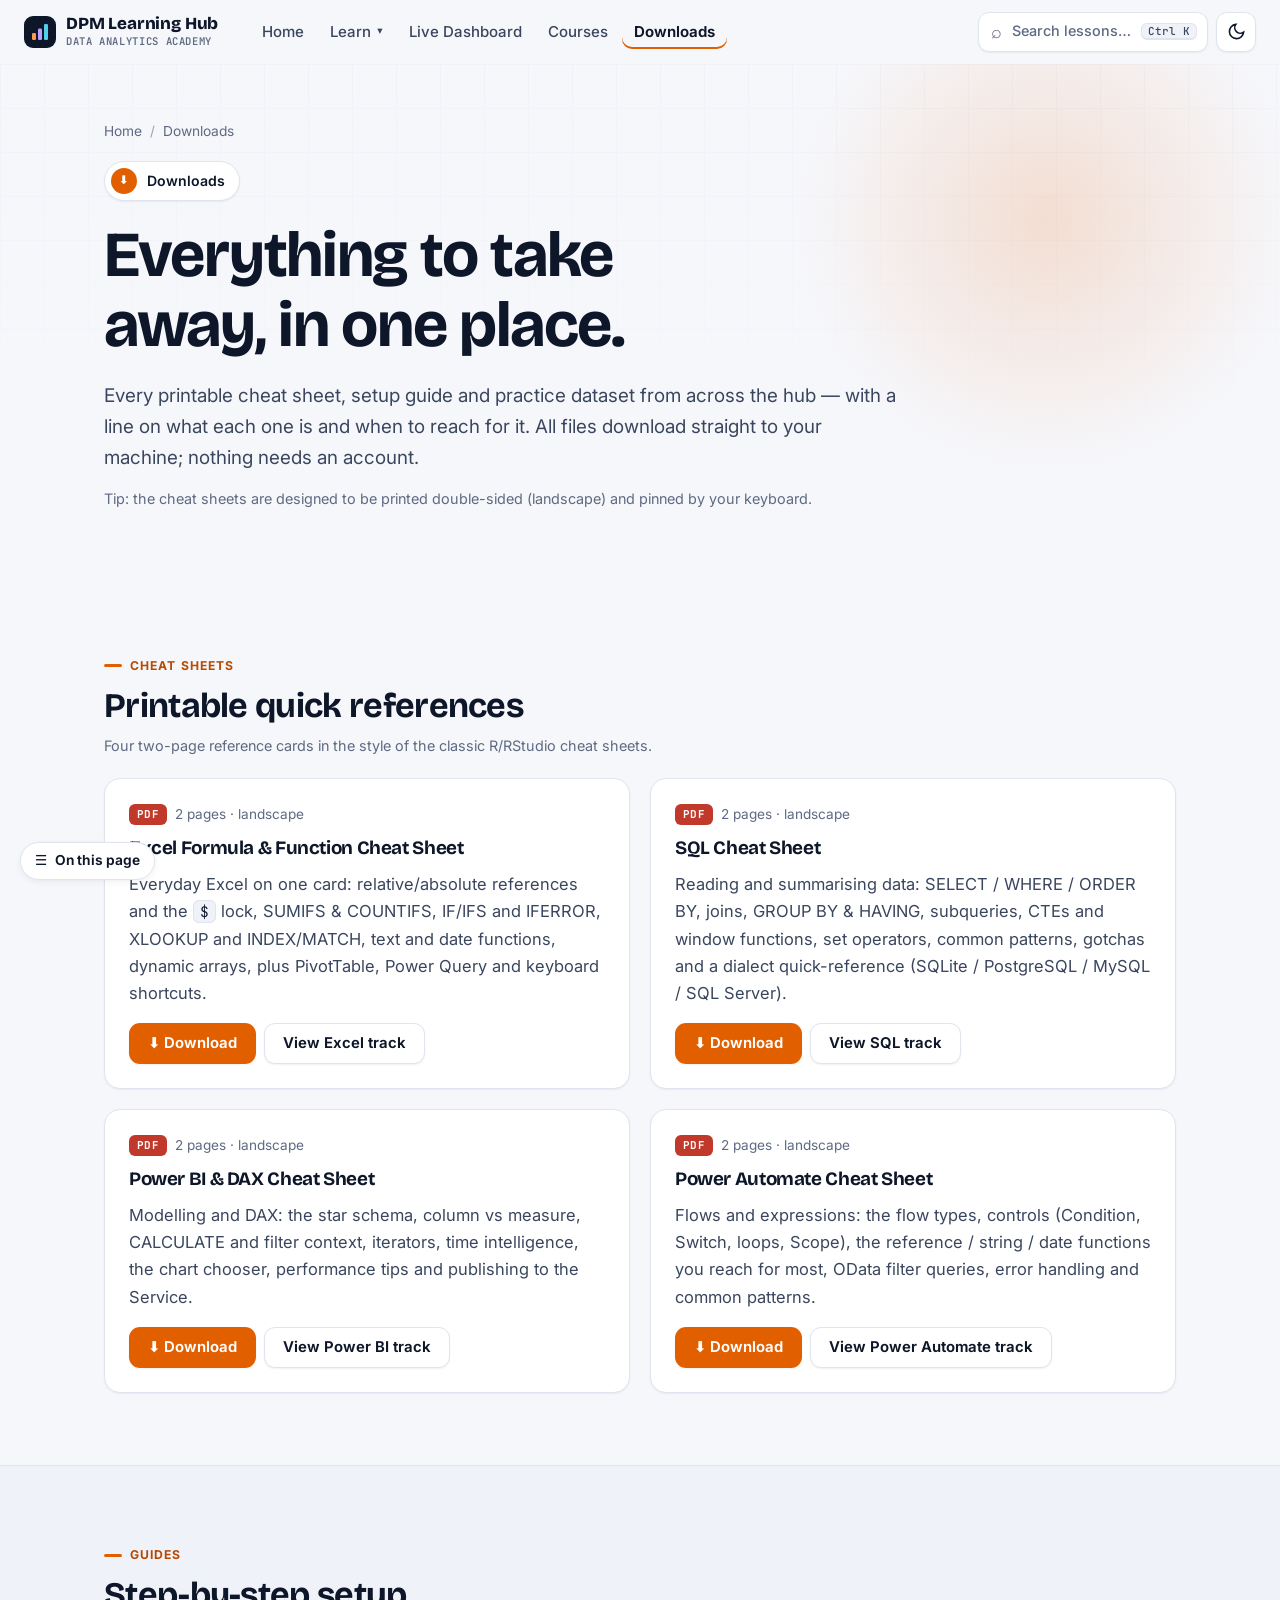
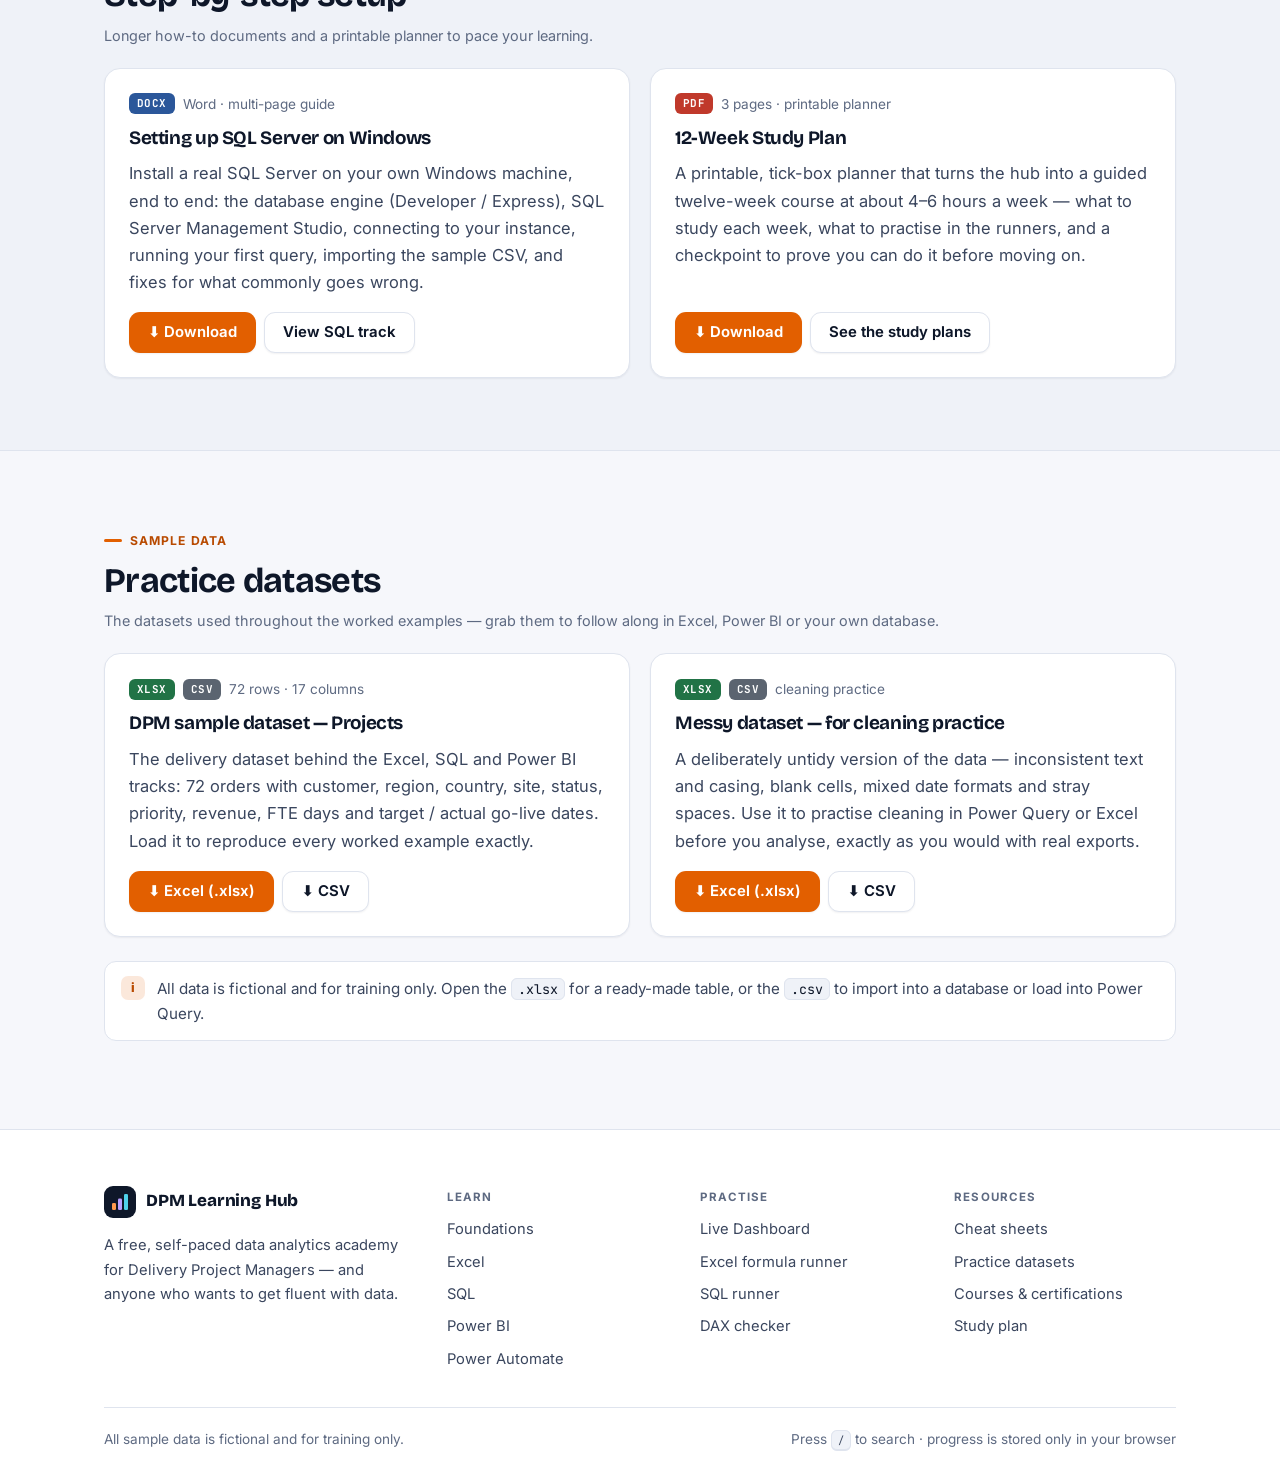
<file: downloads.html>
<!DOCTYPE html>
<html lang="en">
<head>
<meta charset="UTF-8">
<meta name="viewport" content="width=device-width, initial-scale=1.0">
<!-- shell:head -->
<title>Downloads — DPM Learning Hub</title>
<meta name="description" content="Printable cheat sheets, the SQL Server setup guide, a 12-week study plan and the practice datasets.">
<meta name="theme-color" content="#0E1729">
<meta property="og:title" content="Downloads — DPM Learning Hub">
<meta property="og:description" content="Printable cheat sheets, the SQL Server setup guide, a 12-week study plan and the practice datasets.">
<link rel="icon" href="data:image/svg+xml,%3Csvg xmlns='http://www.w3.org/2000/svg' viewBox='0 0 32 32'%3E%3Crect width='32' height='32' rx='8' fill='%230E1729'/%3E%3Crect x='7' y='17' width='4' height='8' rx='1.5' fill='%23FF9A4D'/%3E%3Crect x='14' y='11' width='4' height='14' rx='1.5' fill='%23B9A0FF'/%3E%3Crect x='21' y='6' width='4' height='19' rx='1.5' fill='%234FD1EA'/%3E%3C/svg%3E">
<script>(function(){try{var m=JSON.parse(localStorage.getItem('dpm-mode'));if(m)document.documentElement.setAttribute('data-mode',m);}catch(e){}})();</script>
<link rel="preconnect" href="https://fonts.googleapis.com">
<link rel="preconnect" href="https://fonts.gstatic.com" crossorigin>
<link href="https://fonts.googleapis.com/css2?family=Bricolage+Grotesque:opsz,wght@12..96,600;12..96,700;12..96,800&family=Inter:wght@400;500;600;700;800&family=JetBrains+Mono:wght@500;600;700&display=swap" rel="stylesheet">
<link rel="stylesheet" href="assets/css/styles.css">
<!-- /shell:head -->
<style>
  .dl-card{display:flex;flex-direction:column;gap:10px}
  .dl-card h3{margin:.15em 0 .1em;font-size:1.18rem}
  .dl-card p{margin:0;color:var(--ink-soft);flex:1}
  .dl-meta{display:flex;align-items:center;gap:8px;flex-wrap:wrap}
  .fmt{font:700 .68rem/1 "JetBrains Mono",monospace;letter-spacing:.04em;padding:5px 8px;border-radius:6px;color:#fff}
  .fmt.pdf{background:#C0392B}.fmt.docx{background:#2B579A}.fmt.xlsx{background:#217346}.fmt.csv{background:#5b6470}
  .dl-sz{color:var(--muted);font-size:.85rem}
  .dl-btns{display:flex;gap:8px;flex-wrap:wrap;margin-top:6px}
  .dl-count{color:var(--muted);font-size:.9rem;margin-top:-2px}
</style>
</head>
<body data-theme="hub">
<!-- shell:header -->
<a class="skip" href="#main">Skip to content</a>
<div class="scrollbar" aria-hidden="true"></div>
<header class="site-header"><div class="wrap">
  <a class="brand" href="index.html" aria-label="DPM Learning Hub — home"><span class="brand-mark"><svg viewBox="0 0 20 20" aria-hidden="true"><rect x="2" y="11" width="4" height="7" rx="1.3" fill="#FF9A4D"/><rect x="8" y="6.5" width="4" height="11.5" rx="1.3" fill="#B9A0FF"/><rect x="14" y="2" width="4" height="16" rx="1.3" fill="#4FD1EA"/></svg></span><span>DPM Learning Hub<small>Data analytics academy</small></span></a>
  <nav class="main-nav" aria-label="Main">
    <a href="index.html">Home</a>
    <div class="menu">
      <button class="menu-trigger" aria-expanded="false" aria-haspopup="true">Learn <span class="chev" aria-hidden="true">▾</span></button>
      <div class="mega"><a href="data-foundations.html"><span class="tdot" style="--c:var(--c-data)" aria-hidden="true">DB</span><span><b>01 · Foundations</b><span class="d">Tables, keys, schemas & OLAP — the groundwork</span></span></a><a href="excel.html"><span class="tdot" style="--c:var(--c-excel)" aria-hidden="true">XL</span><span><b>02 · Excel</b><span class="d">Formulas, lookups, PivotTables & Power Query</span></span></a><a href="sql.html"><span class="tdot" style="--c:var(--c-sql)" aria-hidden="true">SQL</span><span><b>03 · SQL</b><span class="d">Query real data live in your browser</span></span></a><a href="powerbi.html"><span class="tdot powerbi" style="--c:var(--c-powerbi)" aria-hidden="true">BI</span><span><b>04 · Power BI</b><span class="d">Model, write DAX and build dashboards</span></span></a><a href="powerautomate.html"><span class="tdot" style="--c:var(--c-flow)" aria-hidden="true">PA</span><span><b>05 · Power Automate</b><span class="d">Automate reports, alerts & approvals</span></span></a>
        <div class="mega-foot"><a href="index.html#path">See the recommended path →</a><a href="downloads.html">Cheat sheets &amp; datasets →</a></div>
      </div>
    </div>
    <a href="dashboard.html">Live Dashboard</a>
    <a href="courses.html">Courses</a>
    <a href="downloads.html" aria-current="page">Downloads</a>
  </nav>
  <div class="header-tools">
    <button class="search-btn" type="button" data-search-open aria-label="Search the hub"><span class="s-icon" aria-hidden="true">⌕</span><span class="s-label">Search lessons…</span><kbd><span class="kbd-mod">Ctrl</span> K</kbd></button>
    <button class="icon-btn" type="button" data-mode-toggle aria-label="Toggle dark mode"><svg class="mode-ic-light" viewBox="0 0 24 24" fill="none" stroke="currentColor" stroke-width="2" stroke-linecap="round" aria-hidden="true"><path d="M21 12.8A9 9 0 1 1 11.2 3a7 7 0 0 0 9.8 9.8z"/></svg><svg class="mode-ic-dark" viewBox="0 0 24 24" fill="none" stroke="currentColor" stroke-width="2" stroke-linecap="round" aria-hidden="true"><circle cx="12" cy="12" r="4"/><path d="M12 2v2M12 20v2M4.9 4.9l1.4 1.4M17.7 17.7l1.4 1.4M2 12h2M20 12h2M4.9 19.1l1.4-1.4M17.7 6.3l1.4-1.4"/></svg></button>
    <button class="icon-btn drawer-btn" type="button" data-drawer-toggle aria-expanded="false" aria-controls="site-drawer" aria-label="Open menu">☰</button>
  </div>
</div></header>
<div class="drawer" id="site-drawer">
  <div class="drawer-backdrop" data-drawer-close></div>
  <div class="drawer-panel" role="dialog" aria-label="Menu">
    <div class="drawer-top"><a class="brand" href="index.html"><span class="brand-mark"><svg viewBox="0 0 20 20" aria-hidden="true"><rect x="2" y="11" width="4" height="7" rx="1.3" fill="#FF9A4D"/><rect x="8" y="6.5" width="4" height="11.5" rx="1.3" fill="#B9A0FF"/><rect x="14" y="2" width="4" height="16" rx="1.3" fill="#4FD1EA"/></svg></span>DPM Learning Hub</a><button class="icon-btn" type="button" data-drawer-close aria-label="Close menu">✕</button></div>
    <button class="search-btn" type="button" data-search-open style="width:100%"><span class="s-icon" aria-hidden="true">⌕</span>Search lessons…</button>
    <h4>Start</h4>
    <a class="d-link" href="index.html">Home</a>
    <a class="d-link" href="dashboard.html">Live Dashboard</a>
    <h4>Learning tracks</h4>
    <a class="d-link" href="data-foundations.html"><span class="tdot" style="--c:var(--c-data)" aria-hidden="true">DB</span>Foundations</a><a class="d-link" href="excel.html"><span class="tdot" style="--c:var(--c-excel)" aria-hidden="true">XL</span>Excel</a><a class="d-link" href="sql.html"><span class="tdot" style="--c:var(--c-sql)" aria-hidden="true">SQL</span>SQL</a><a class="d-link" href="powerbi.html"><span class="tdot powerbi" style="--c:var(--c-powerbi)" aria-hidden="true">BI</span>Power BI</a><a class="d-link" href="powerautomate.html"><span class="tdot" style="--c:var(--c-flow)" aria-hidden="true">PA</span>Power Automate</a>
    <h4>Resources</h4>
    <a class="d-link" href="courses.html">Courses &amp; certifications</a>
    <a class="d-link" href="downloads.html" aria-current="page">Downloads</a>
  </div>
</div>
<!-- /shell:header -->
<main id="main">

<header class="hero"><div class="wrap">
  <!-- shell:crumbs --><nav class="crumbs" aria-label="Breadcrumb"><a href="index.html">Home</a><span class="sep">/</span><span aria-current="page">Downloads</span></nav><!-- /shell:crumbs -->
  <span class="tool-badge"><span class="glyph">⬇</span> Downloads</span>
  <h1>Everything to take<br>away, in one place.</h1>
  <p class="lead">Every printable cheat sheet, setup guide and practice dataset from across the hub — with a line on what each one is and when to reach for it. All files download straight to your machine; nothing needs an account.</p>
  <p class="hint" style="color:var(--muted);font-size:.9rem;margin-top:14px">Tip: the cheat sheets are designed to be printed double-sided (landscape) and pinned by your keyboard.</p>
</div></header>

<!-- CHEAT SHEETS -->
<section id="cheat-sheets"><div class="wrap">
  <span class="eyebrow">Cheat sheets</span>
  <h2>Printable quick references</h2>
  <p class="dl-count">Four two-page reference cards in the style of the classic R/RStudio cheat sheets.</p>
  <div class="grid cols-2" style="margin-top:20px">

    <div class="card dl-card">
      <div class="dl-meta"><span class="fmt pdf">PDF</span><span class="dl-sz">2 pages · landscape</span></div>
      <h3>Excel Formula &amp; Function Cheat Sheet</h3>
      <p>Everyday Excel on one card: relative/absolute references and the <code>$</code> lock, SUMIFS &amp; COUNTIFS, IF/IFS and IFERROR, XLOOKUP and INDEX/MATCH, text and date functions, dynamic arrays, plus PivotTable, Power Query and keyboard shortcuts.</p>
      <div class="dl-btns">
        <a class="btn" href="assets/docs/Excel-Formula-Cheat-Sheet.pdf" download>⬇ Download</a>
        <a class="btn ghost" href="excel.html">View Excel track</a>
      </div>
    </div>

    <div class="card dl-card">
      <div class="dl-meta"><span class="fmt pdf">PDF</span><span class="dl-sz">2 pages · landscape</span></div>
      <h3>SQL Cheat Sheet</h3>
      <p>Reading and summarising data: SELECT / WHERE / ORDER BY, joins, GROUP BY &amp; HAVING, subqueries, CTEs and window functions, set operators, common patterns, gotchas and a dialect quick-reference (SQLite / PostgreSQL / MySQL / SQL Server).</p>
      <div class="dl-btns">
        <a class="btn" href="assets/docs/SQL-Cheat-Sheet.pdf" download>⬇ Download</a>
        <a class="btn ghost" href="sql.html">View SQL track</a>
      </div>
    </div>

    <div class="card dl-card">
      <div class="dl-meta"><span class="fmt pdf">PDF</span><span class="dl-sz">2 pages · landscape</span></div>
      <h3>Power BI &amp; DAX Cheat Sheet</h3>
      <p>Modelling and DAX: the star schema, column vs measure, CALCULATE and filter context, iterators, time intelligence, the chart chooser, performance tips and publishing to the Service.</p>
      <div class="dl-btns">
        <a class="btn" href="assets/docs/DAX-PowerBI-Cheat-Sheet.pdf" download>⬇ Download</a>
        <a class="btn ghost" href="powerbi.html">View Power BI track</a>
      </div>
    </div>

    <div class="card dl-card">
      <div class="dl-meta"><span class="fmt pdf">PDF</span><span class="dl-sz">2 pages · landscape</span></div>
      <h3>Power Automate Cheat Sheet</h3>
      <p>Flows and expressions: the flow types, controls (Condition, Switch, loops, Scope), the reference / string / date functions you reach for most, OData filter queries, error handling and common patterns.</p>
      <div class="dl-btns">
        <a class="btn" href="assets/docs/Power-Automate-Cheat-Sheet.pdf" download>⬇ Download</a>
        <a class="btn ghost" href="powerautomate.html">View Power Automate track</a>
      </div>
    </div>

  </div>
</div></section>

<!-- GUIDES -->
<section style="background:var(--surface-2)" id="guides"><div class="wrap">
  <span class="eyebrow">Guides</span>
  <h2>Step-by-step setup</h2>
  <p class="dl-count">Longer how-to documents and a printable planner to pace your learning.</p>
  <div class="grid cols-2" style="margin-top:20px">

    <div class="card dl-card">
      <div class="dl-meta"><span class="fmt docx">DOCX</span><span class="dl-sz">Word · multi-page guide</span></div>
      <h3>Setting up SQL Server on Windows</h3>
      <p>Install a real SQL Server on your own Windows machine, end to end: the database engine (Developer / Express), SQL Server Management Studio, connecting to your instance, running your first query, importing the sample CSV, and fixes for what commonly goes wrong.</p>
      <div class="dl-btns">
        <a class="btn" href="assets/docs/Setting-up-SQL-Server-on-Windows.docx" download>⬇ Download</a>
        <a class="btn ghost" href="sql.html">View SQL track</a>
      </div>
    </div>

    <div class="card dl-card">
      <div class="dl-meta"><span class="fmt pdf">PDF</span><span class="dl-sz">3 pages · printable planner</span></div>
      <h3>12-Week Study Plan</h3>
      <p>A printable, tick-box planner that turns the hub into a guided twelve-week course at about 4–6 hours a week — what to study each week, what to practise in the runners, and a checkpoint to prove you can do it before moving on.</p>
      <div class="dl-btns">
        <a class="btn" href="assets/docs/DPM-12-Week-Study-Plan.pdf" download>⬇ Download</a>
        <a class="btn ghost" href="index.html#plan">See the study plans</a>
      </div>
    </div>

  </div>
</div></section>

<!-- SAMPLE DATA -->
<section id="sample-data"><div class="wrap">
  <span class="eyebrow">Sample data</span>
  <h2>Practice datasets</h2>
  <p class="dl-count">The datasets used throughout the worked examples — grab them to follow along in Excel, Power BI or your own database.</p>
  <div class="grid cols-2" style="margin-top:20px">

    <div class="card dl-card">
      <div class="dl-meta"><span class="fmt xlsx">XLSX</span><span class="fmt csv">CSV</span><span class="dl-sz">72 rows · 17 columns</span></div>
      <h3>DPM sample dataset — Projects</h3>
      <p>The delivery dataset behind the Excel, SQL and Power BI tracks: 72 orders with customer, region, country, site, status, priority, revenue, FTE days and target / actual go-live dates. Load it to reproduce every worked example exactly.</p>
      <div class="dl-btns">
        <a class="btn" href="assets/data/dpm_projects.xlsx" download>⬇ Excel (.xlsx)</a>
        <a class="btn ghost" href="assets/data/dpm_projects.csv" download>⬇ CSV</a>
      </div>
    </div>

    <div class="card dl-card">
      <div class="dl-meta"><span class="fmt xlsx">XLSX</span><span class="fmt csv">CSV</span><span class="dl-sz">cleaning practice</span></div>
      <h3>Messy dataset — for cleaning practice</h3>
      <p>A deliberately untidy version of the data — inconsistent text and casing, blank cells, mixed date formats and stray spaces. Use it to practise cleaning in Power Query or Excel before you analyse, exactly as you would with real exports.</p>
      <div class="dl-btns">
        <a class="btn" href="assets/data/dpm_messy_data.xlsx" download>⬇ Excel (.xlsx)</a>
        <a class="btn ghost" href="assets/data/dpm_messy_data.csv" download>⬇ CSV</a>
      </div>
    </div>

  </div>
  <div class="note" style="margin-top:24px"><span class="ic">i</span><div>All data is fictional and for training only. Open the <code>.xlsx</code> for a ready-made table, or the <code>.csv</code> to import into a database or load into Power Query.</div></div>
</div></section>

<!-- shell:footer -->
</main>
<div class="toc" data-toc hidden></div>
<button class="to-top" type="button" aria-label="Back to top">↑</button>
<footer class="site-footer"><div class="wrap">
  <div class="foot-grid">
    <div>
      <a class="brand" href="index.html"><span class="brand-mark"><svg viewBox="0 0 20 20" aria-hidden="true"><rect x="2" y="11" width="4" height="7" rx="1.3" fill="#FF9A4D"/><rect x="8" y="6.5" width="4" height="11.5" rx="1.3" fill="#B9A0FF"/><rect x="14" y="2" width="4" height="16" rx="1.3" fill="#4FD1EA"/></svg></span>DPM Learning Hub</a>
      <p style="max-width:40ch;margin-top:14px">A free, self-paced data analytics academy for Delivery Project Managers — and anyone who wants to get fluent with data.</p>
    </div>
    <div><h4>Learn</h4><ul><li><a href="data-foundations.html">Foundations</a></li><li><a href="excel.html">Excel</a></li><li><a href="sql.html">SQL</a></li><li><a href="powerbi.html">Power BI</a></li><li><a href="powerautomate.html">Power Automate</a></li></ul></div>
    <div><h4>Practise</h4><ul><li><a href="dashboard.html">Live Dashboard</a></li><li><a href="excel.html#runner">Excel formula runner</a></li><li><a href="sql.html#runner">SQL runner</a></li><li><a href="powerbi.html#runner">DAX checker</a></li></ul></div>
    <div><h4>Resources</h4><ul><li><a href="downloads.html">Cheat sheets</a></li><li><a href="downloads.html#sample-data">Practice datasets</a></li><li><a href="courses.html">Courses &amp; certifications</a></li><li><a href="index.html#plan">Study plan</a></li></ul></div>
  </div>
  <div class="foot-bottom"><span>All sample data is fictional and for training only.</span><span>Press <kbd>/</kbd> to search · progress is stored only in your browser</span></div>
</div></footer>
<!-- /shell:footer -->

<script src="assets/js/main.js"></script>
</body>
</html>
</file>
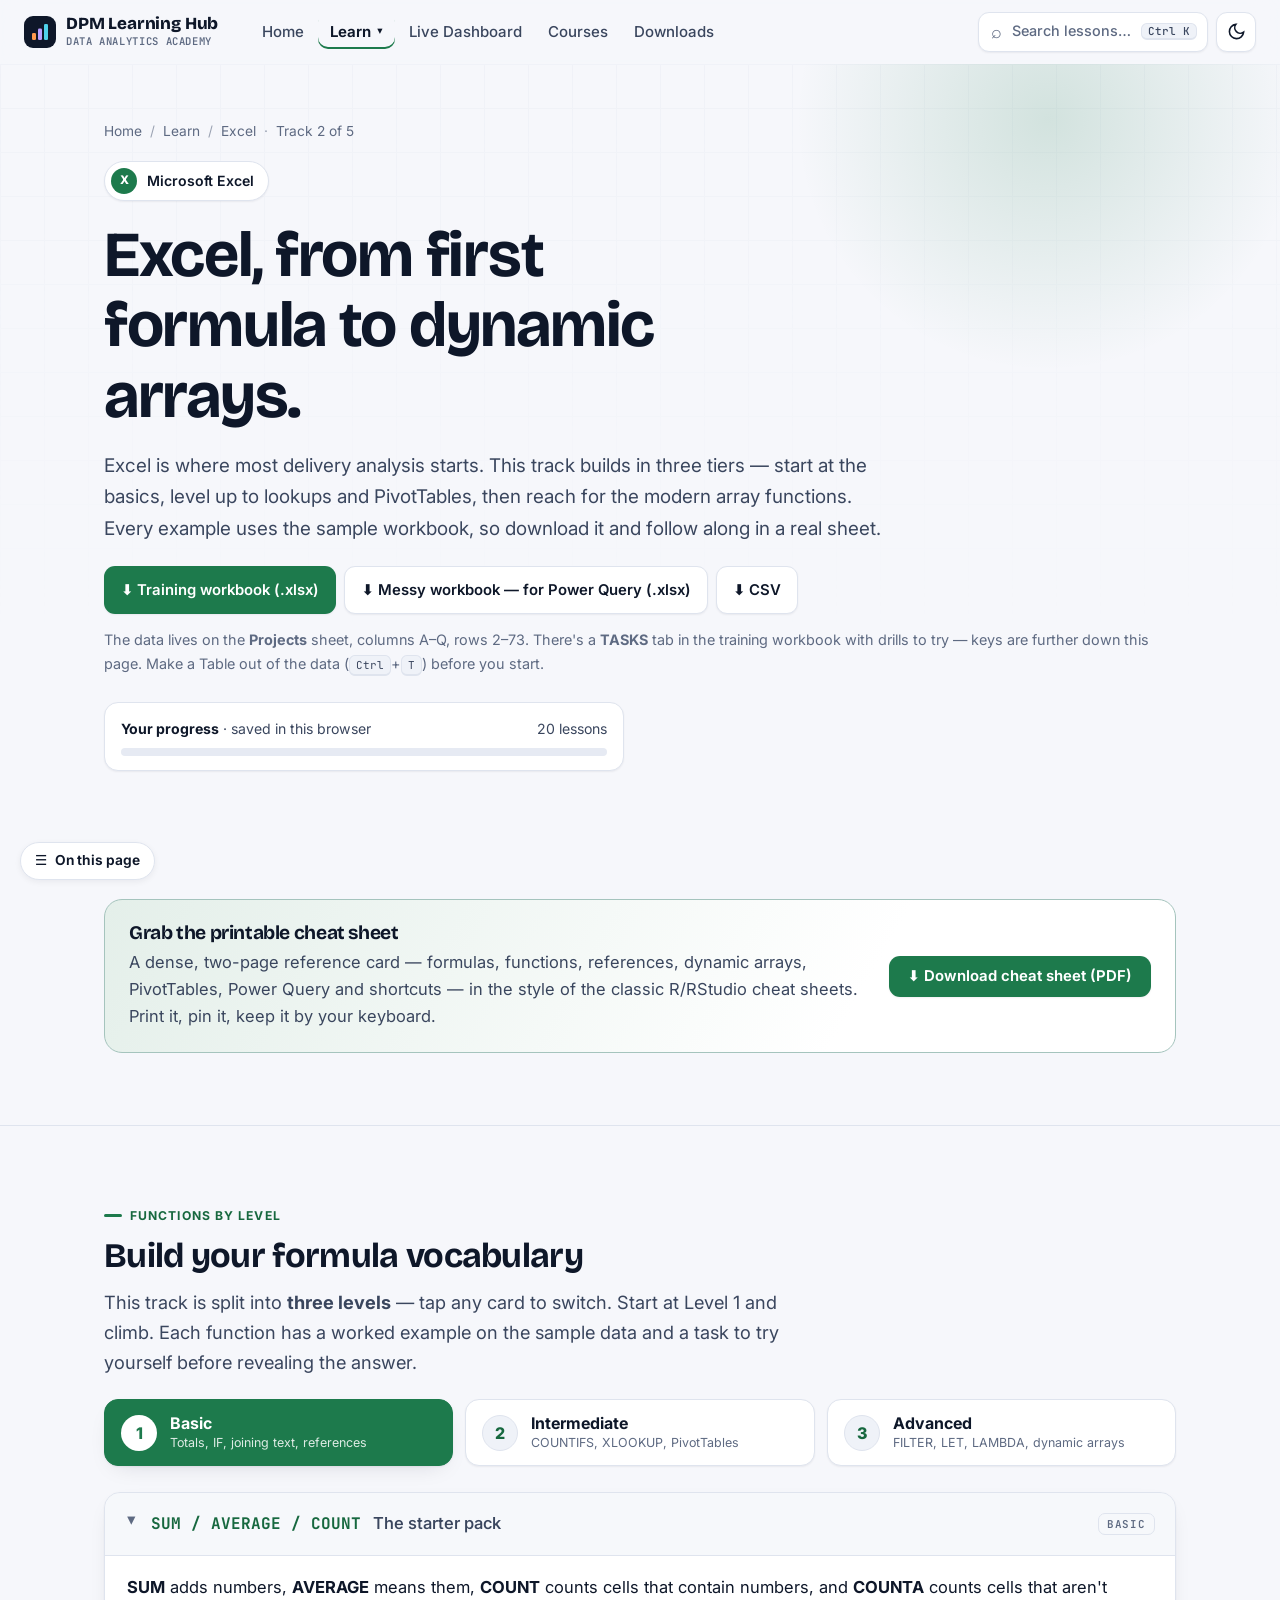
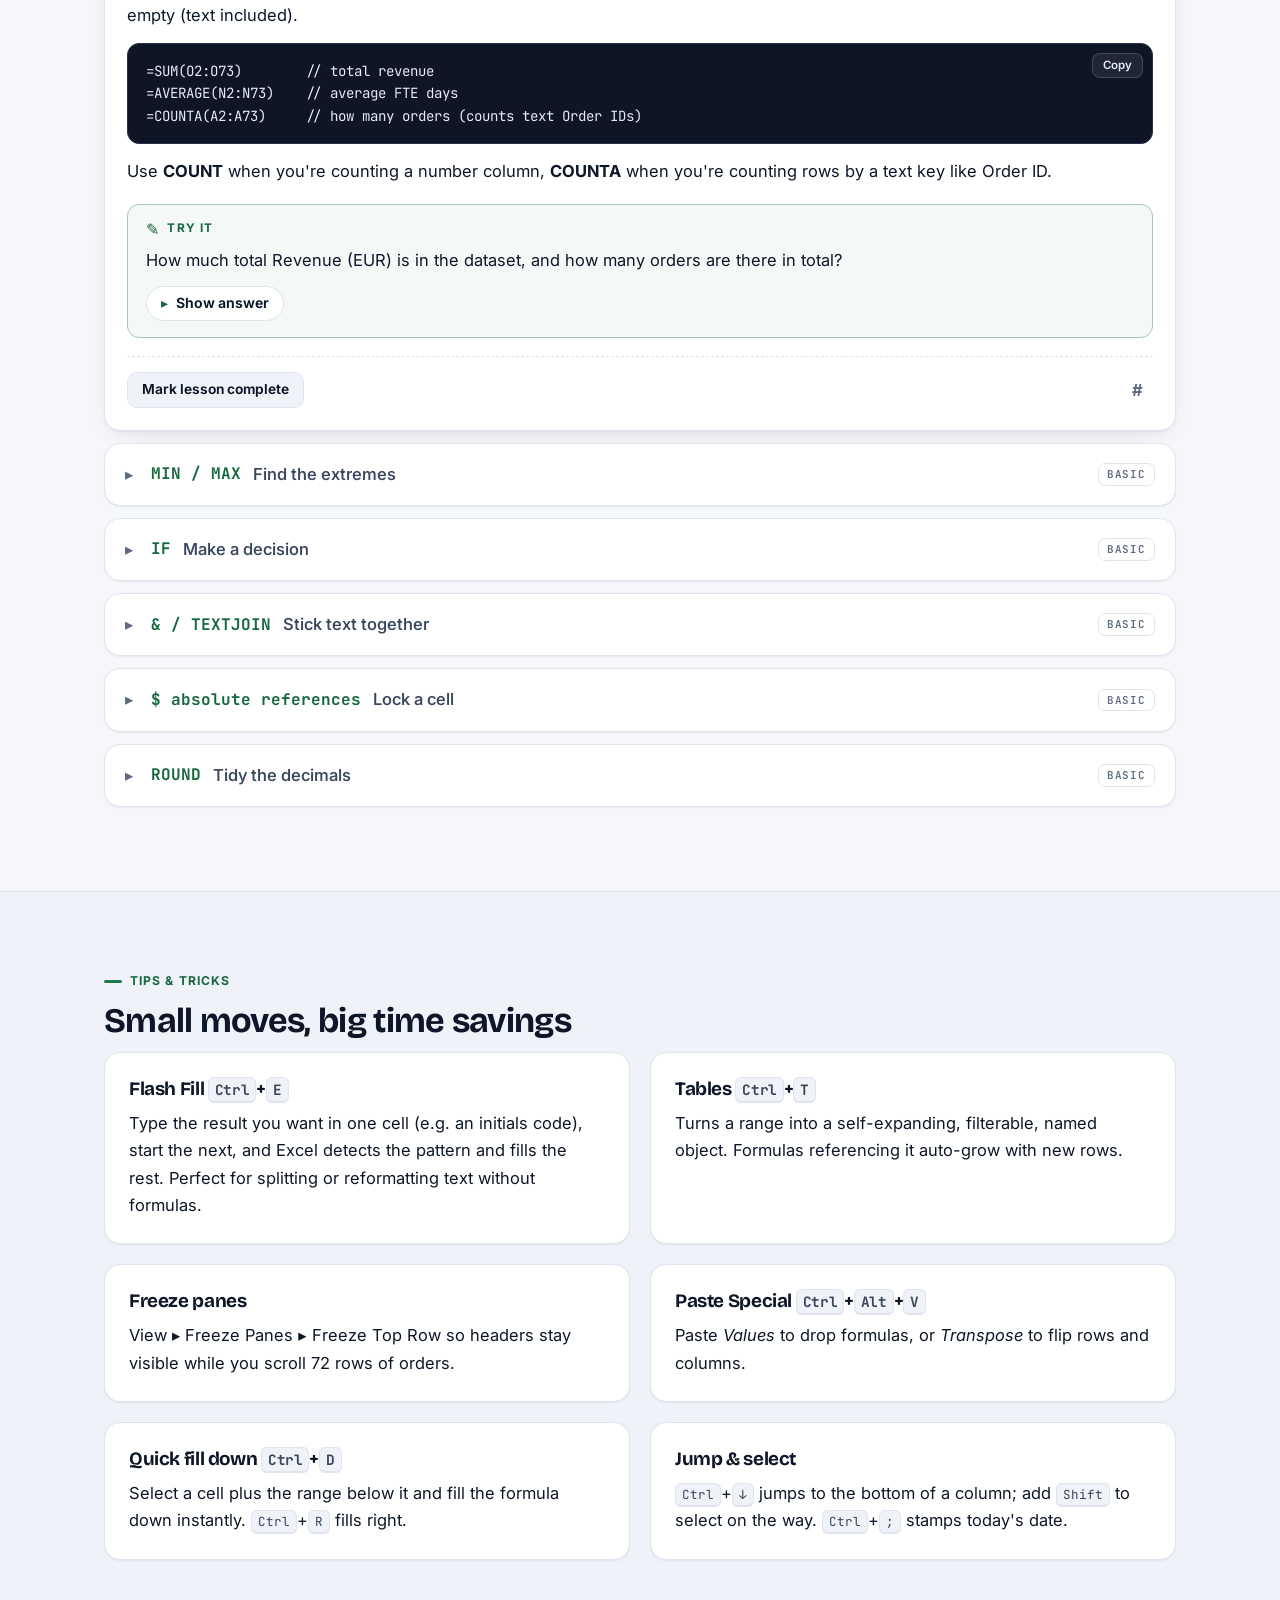
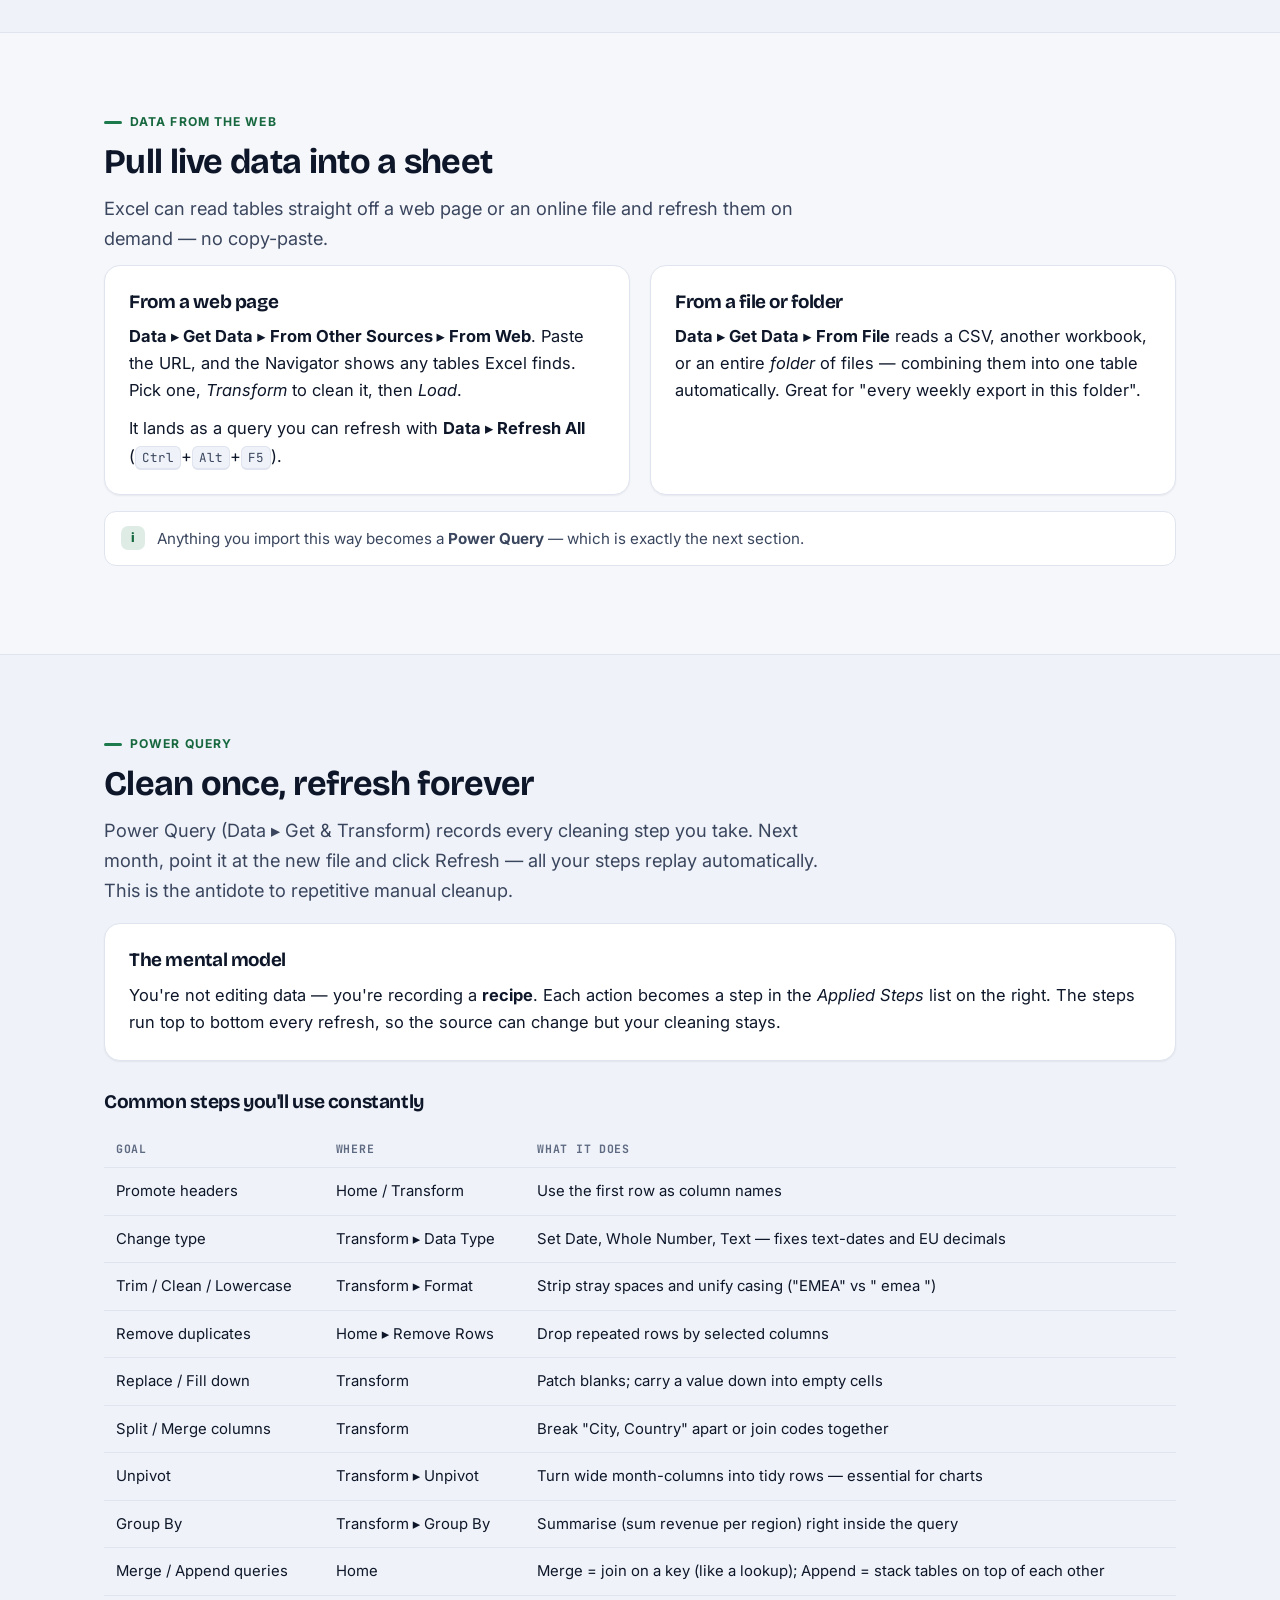
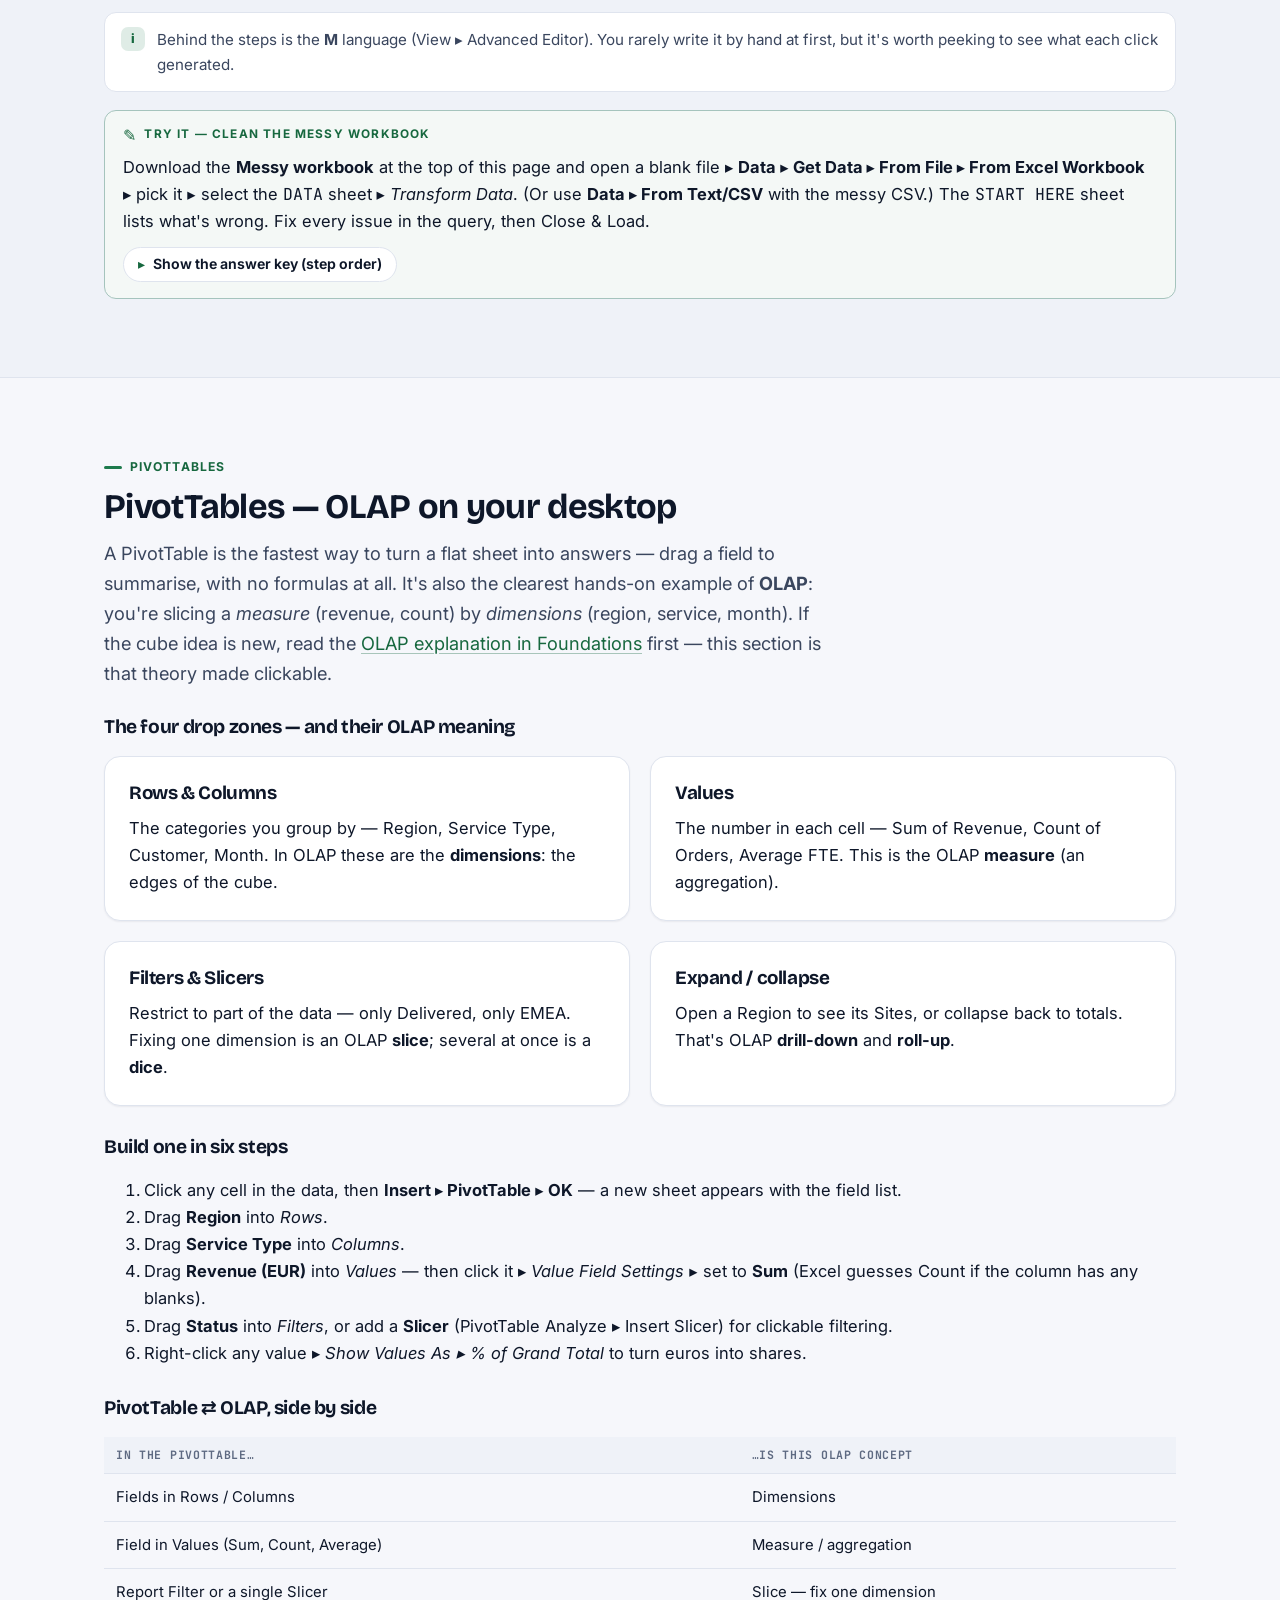
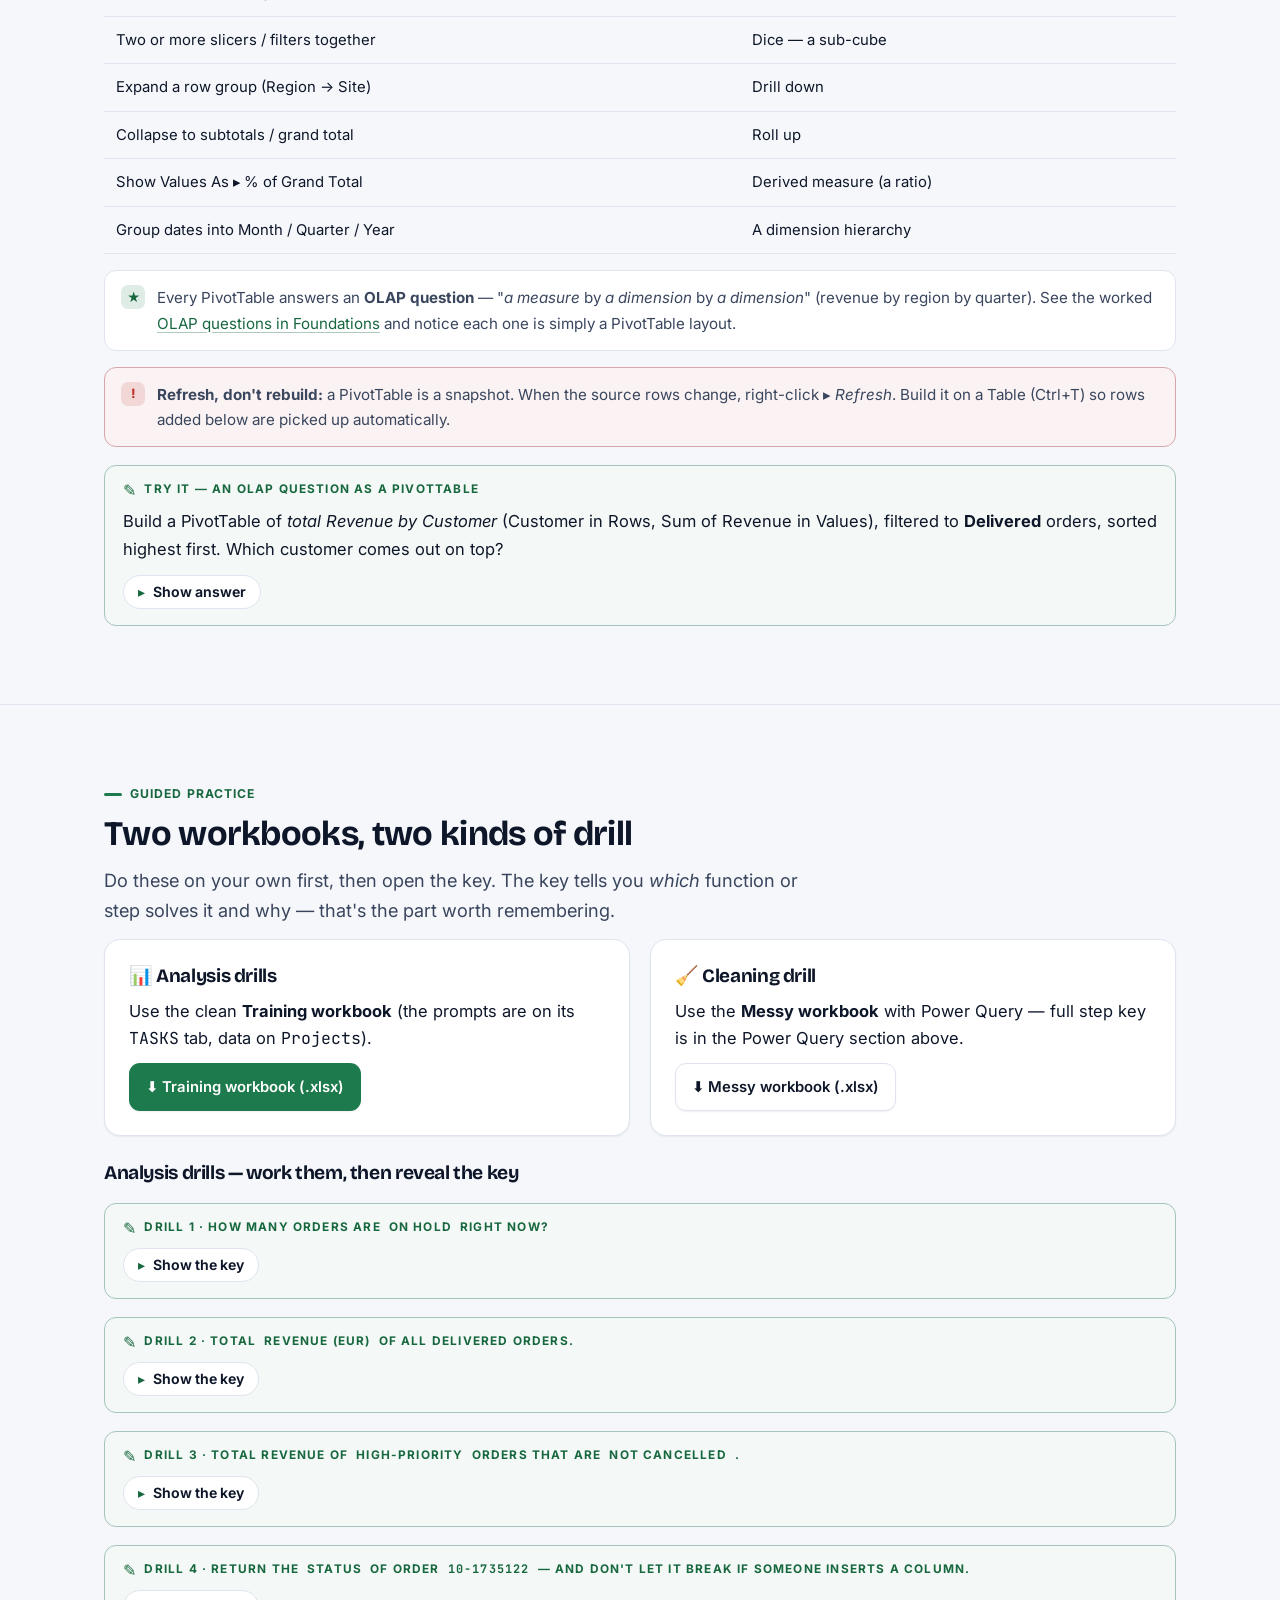
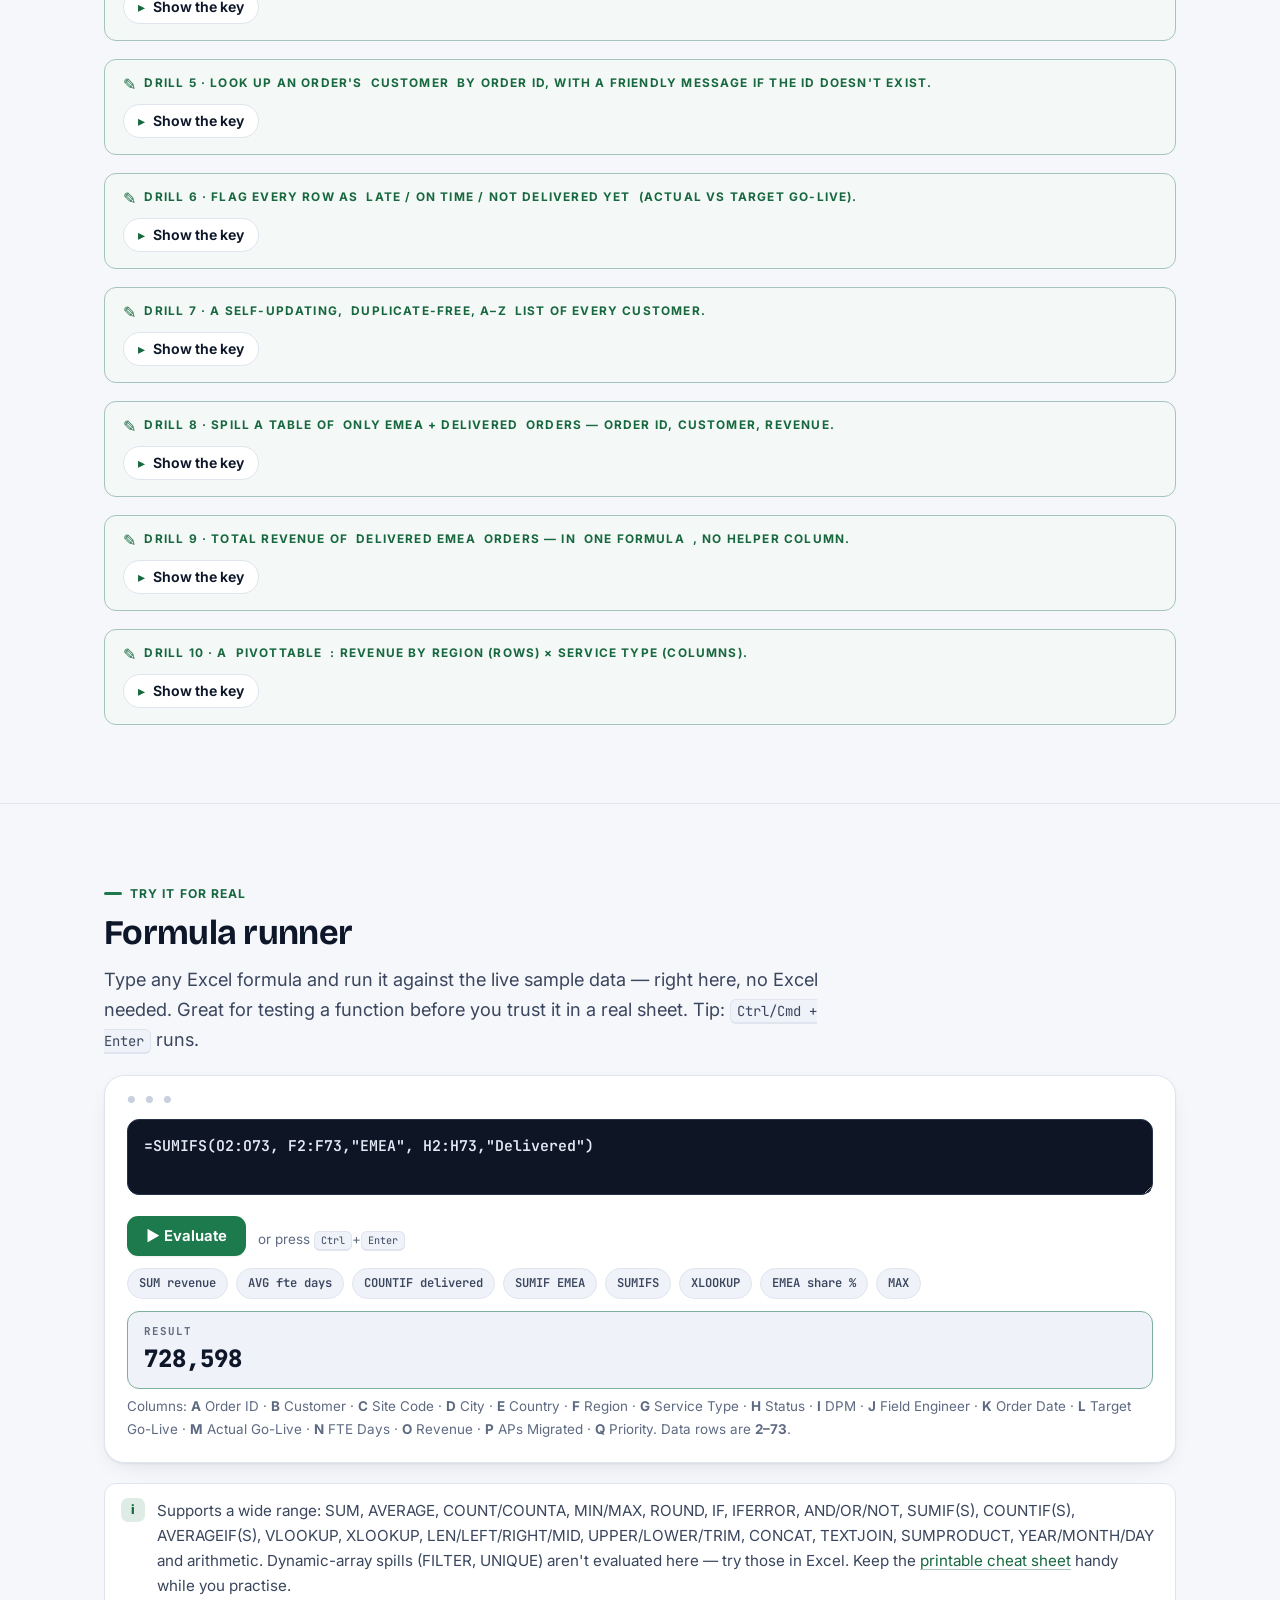
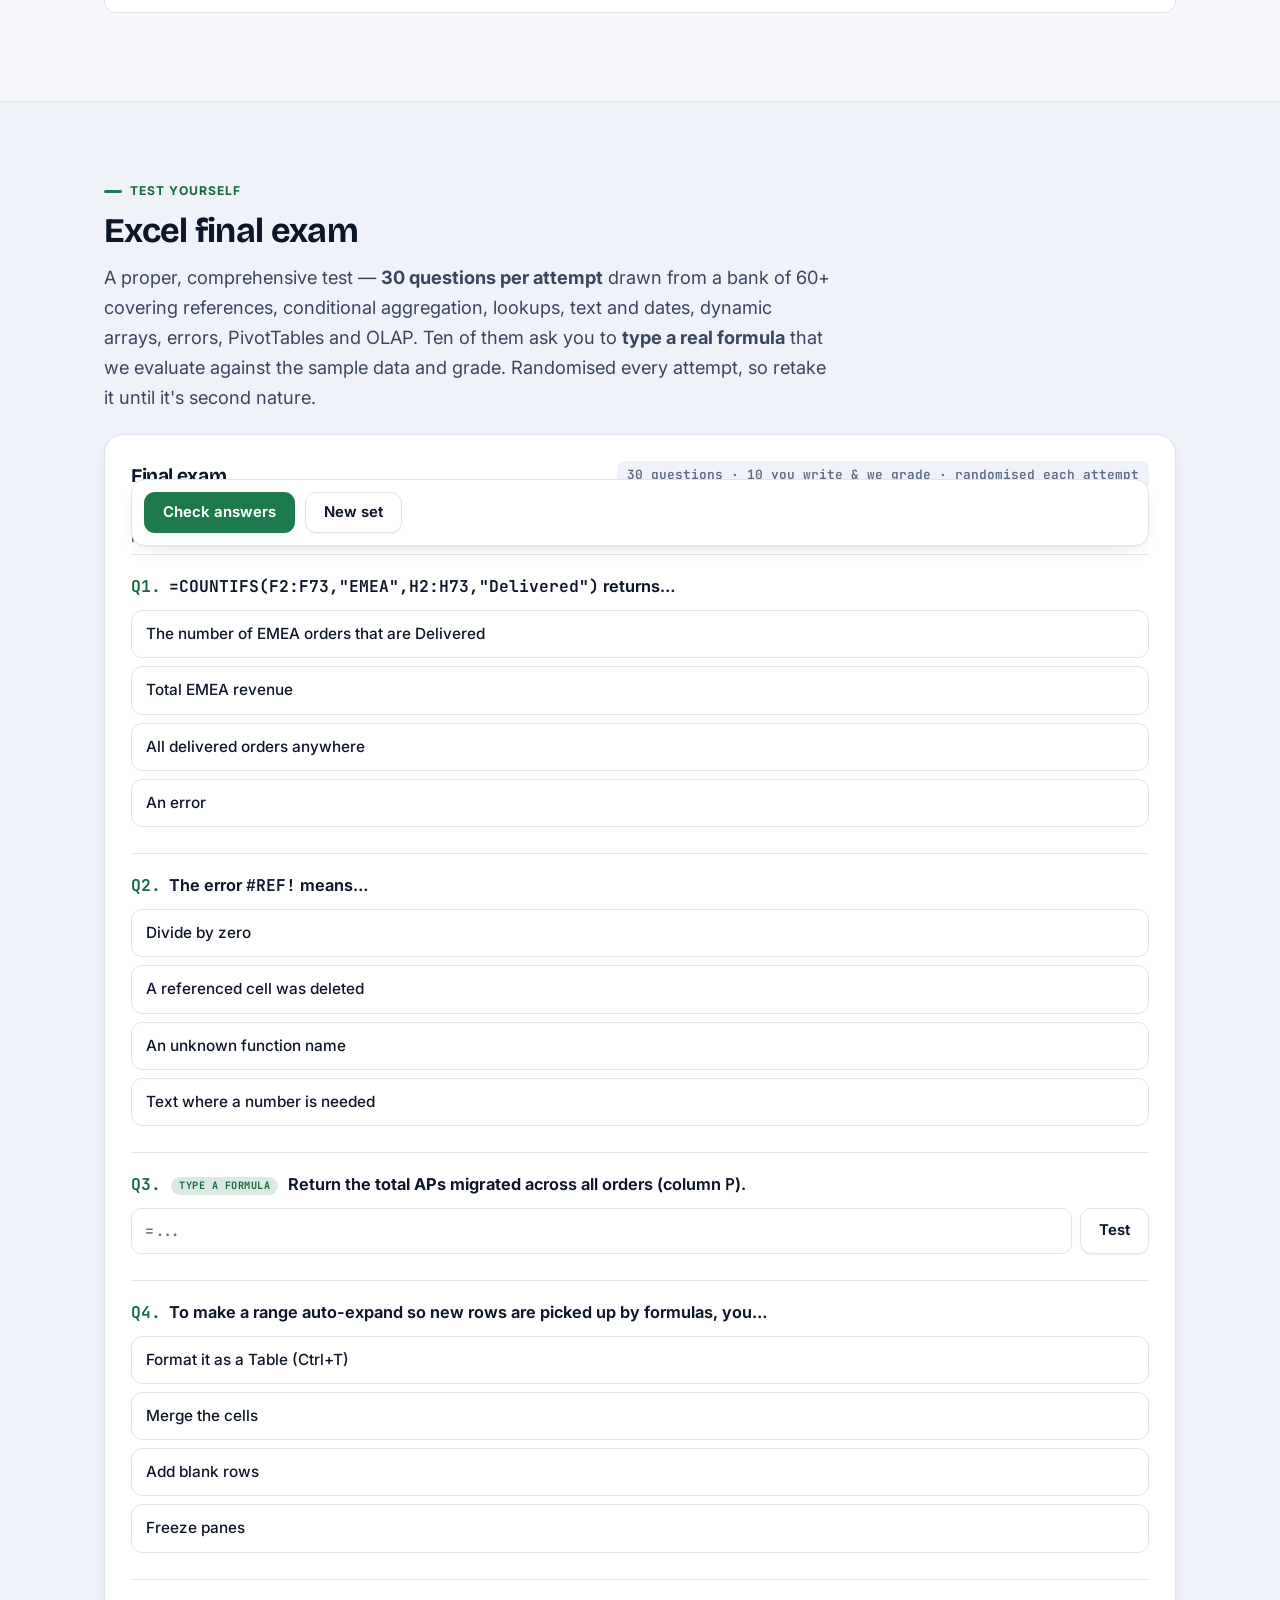
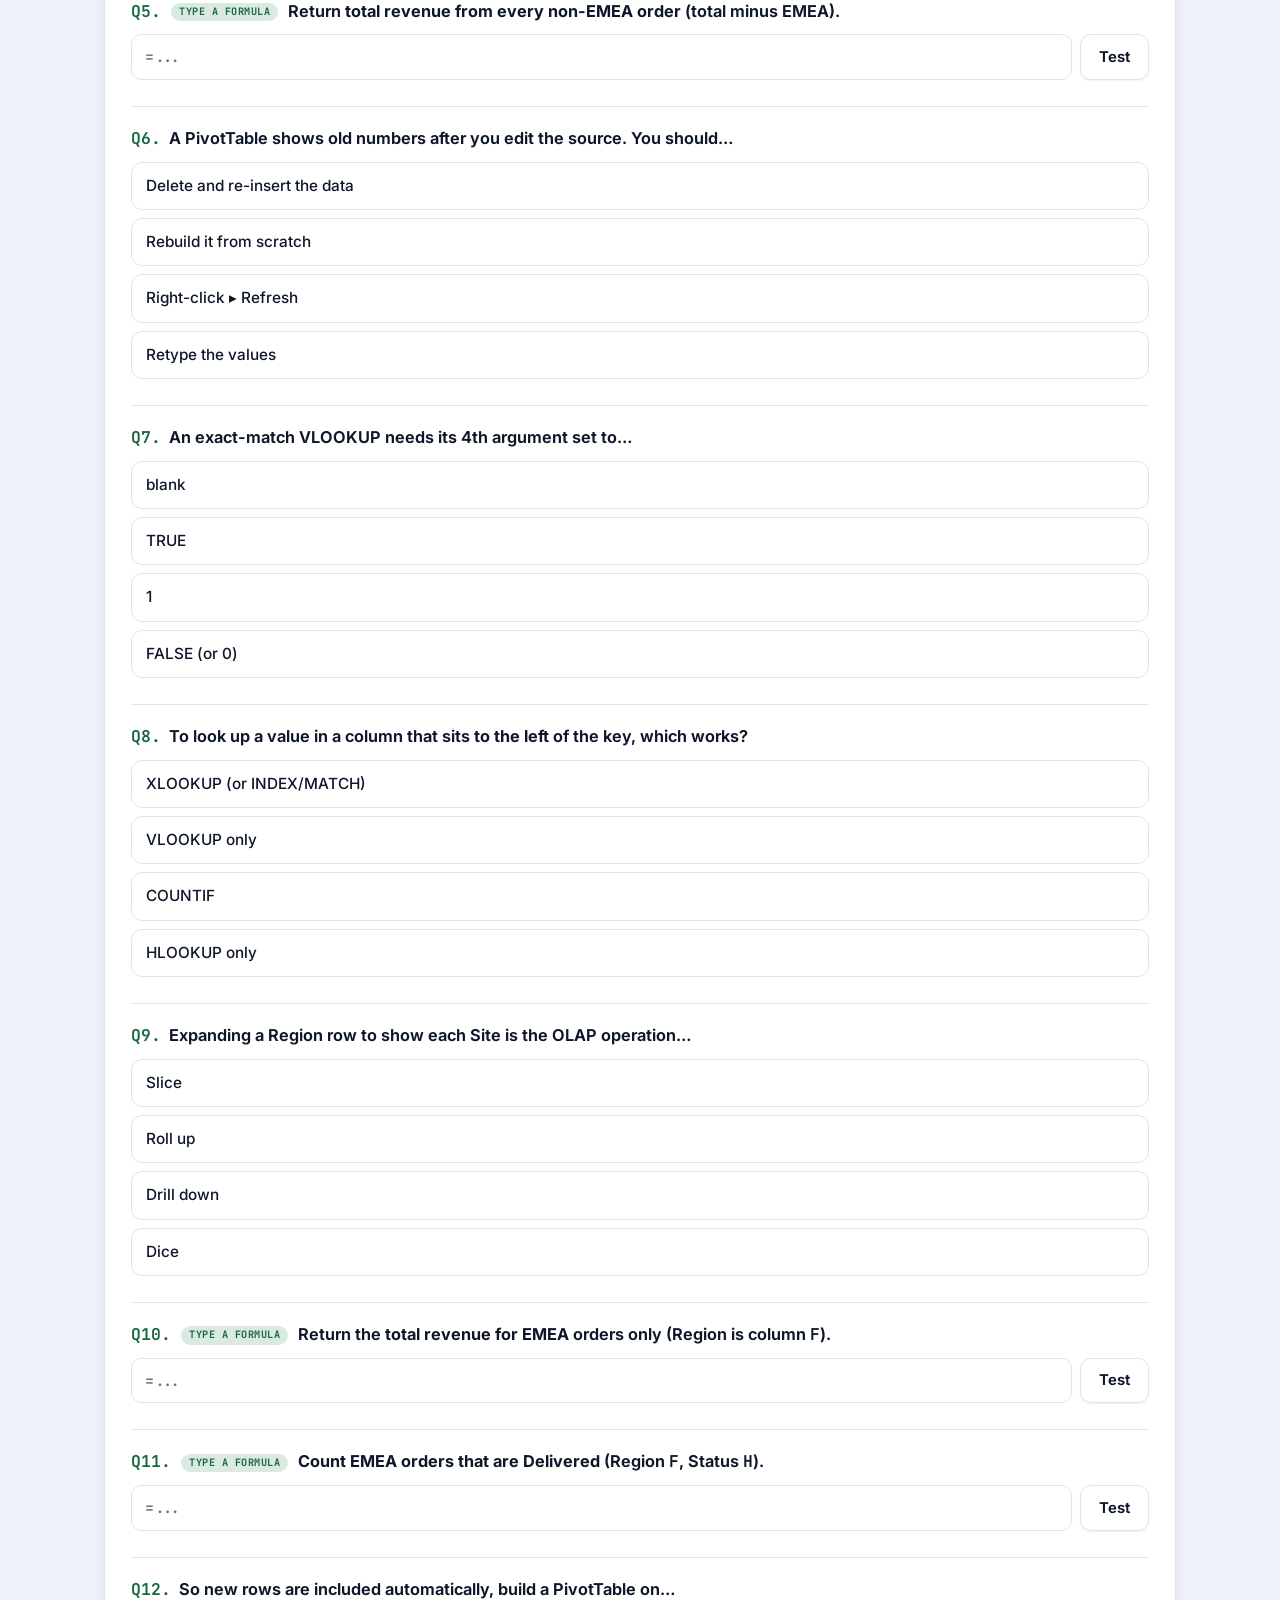
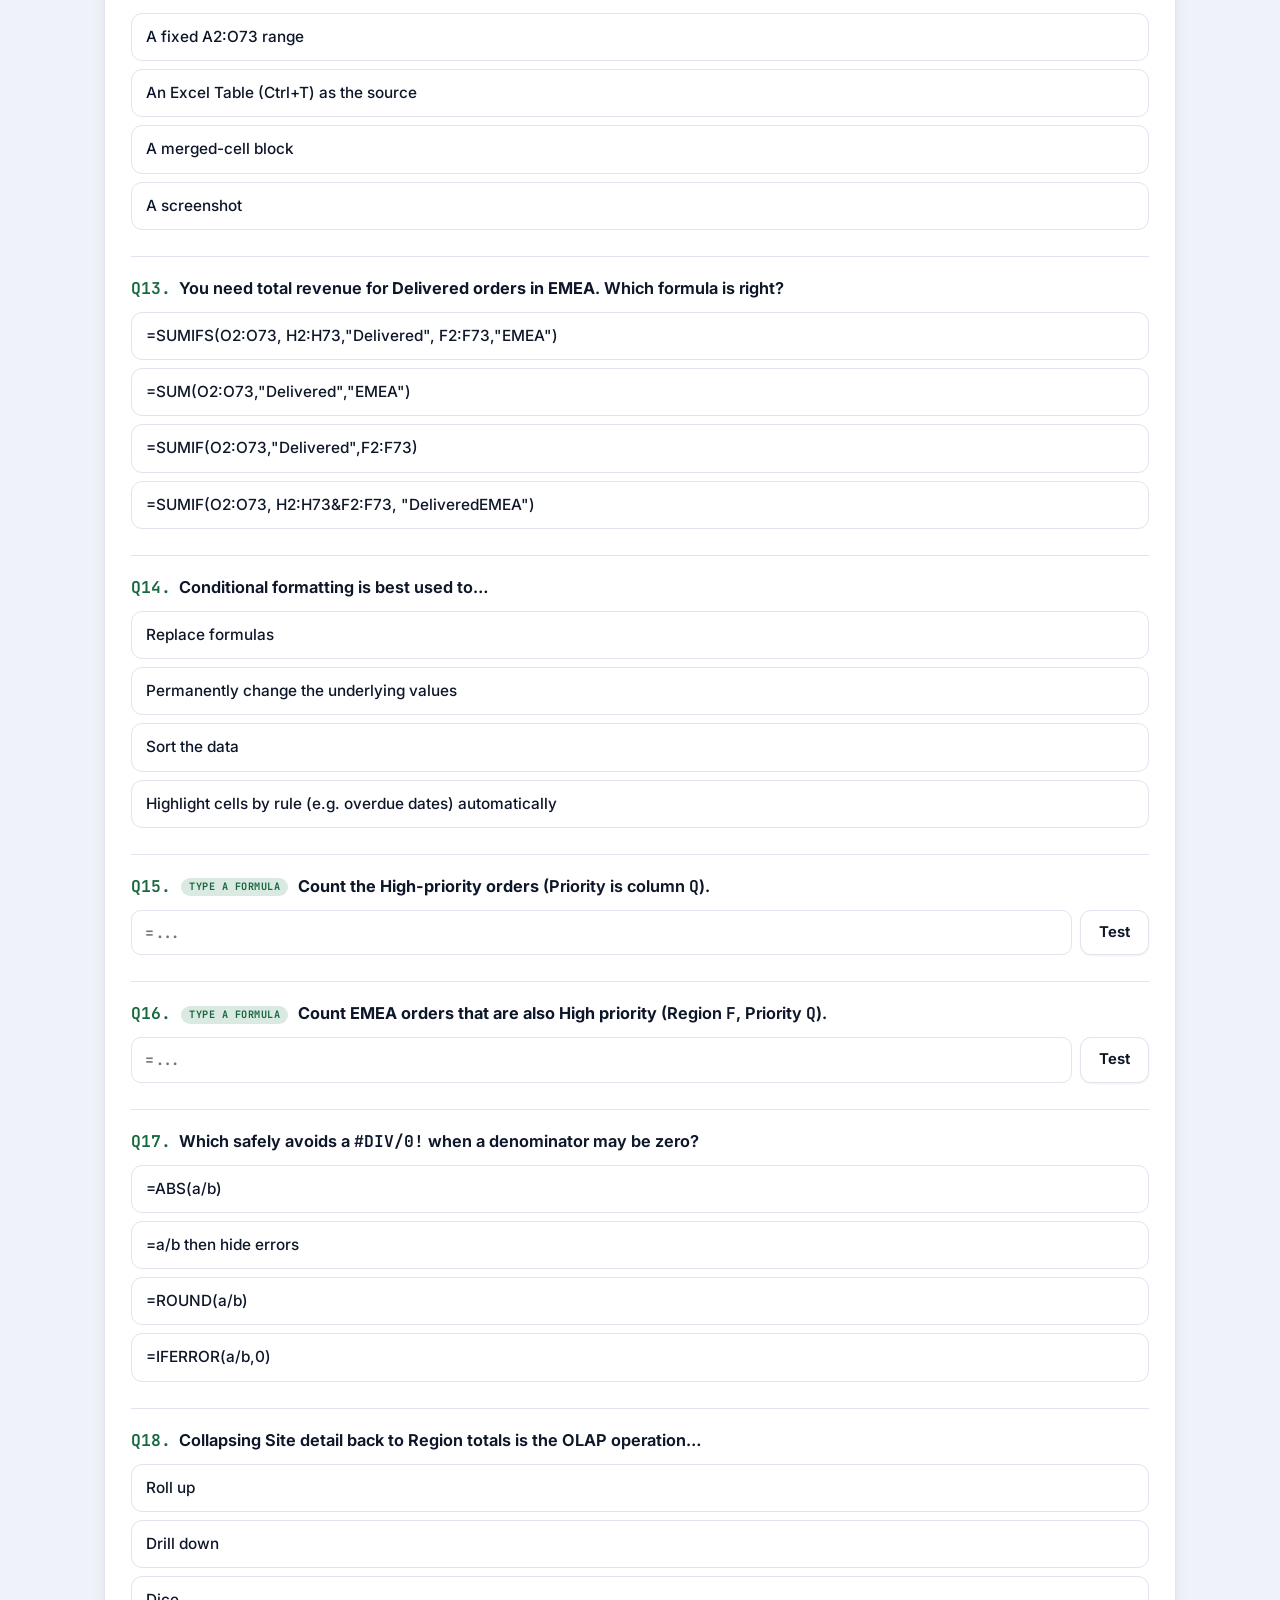
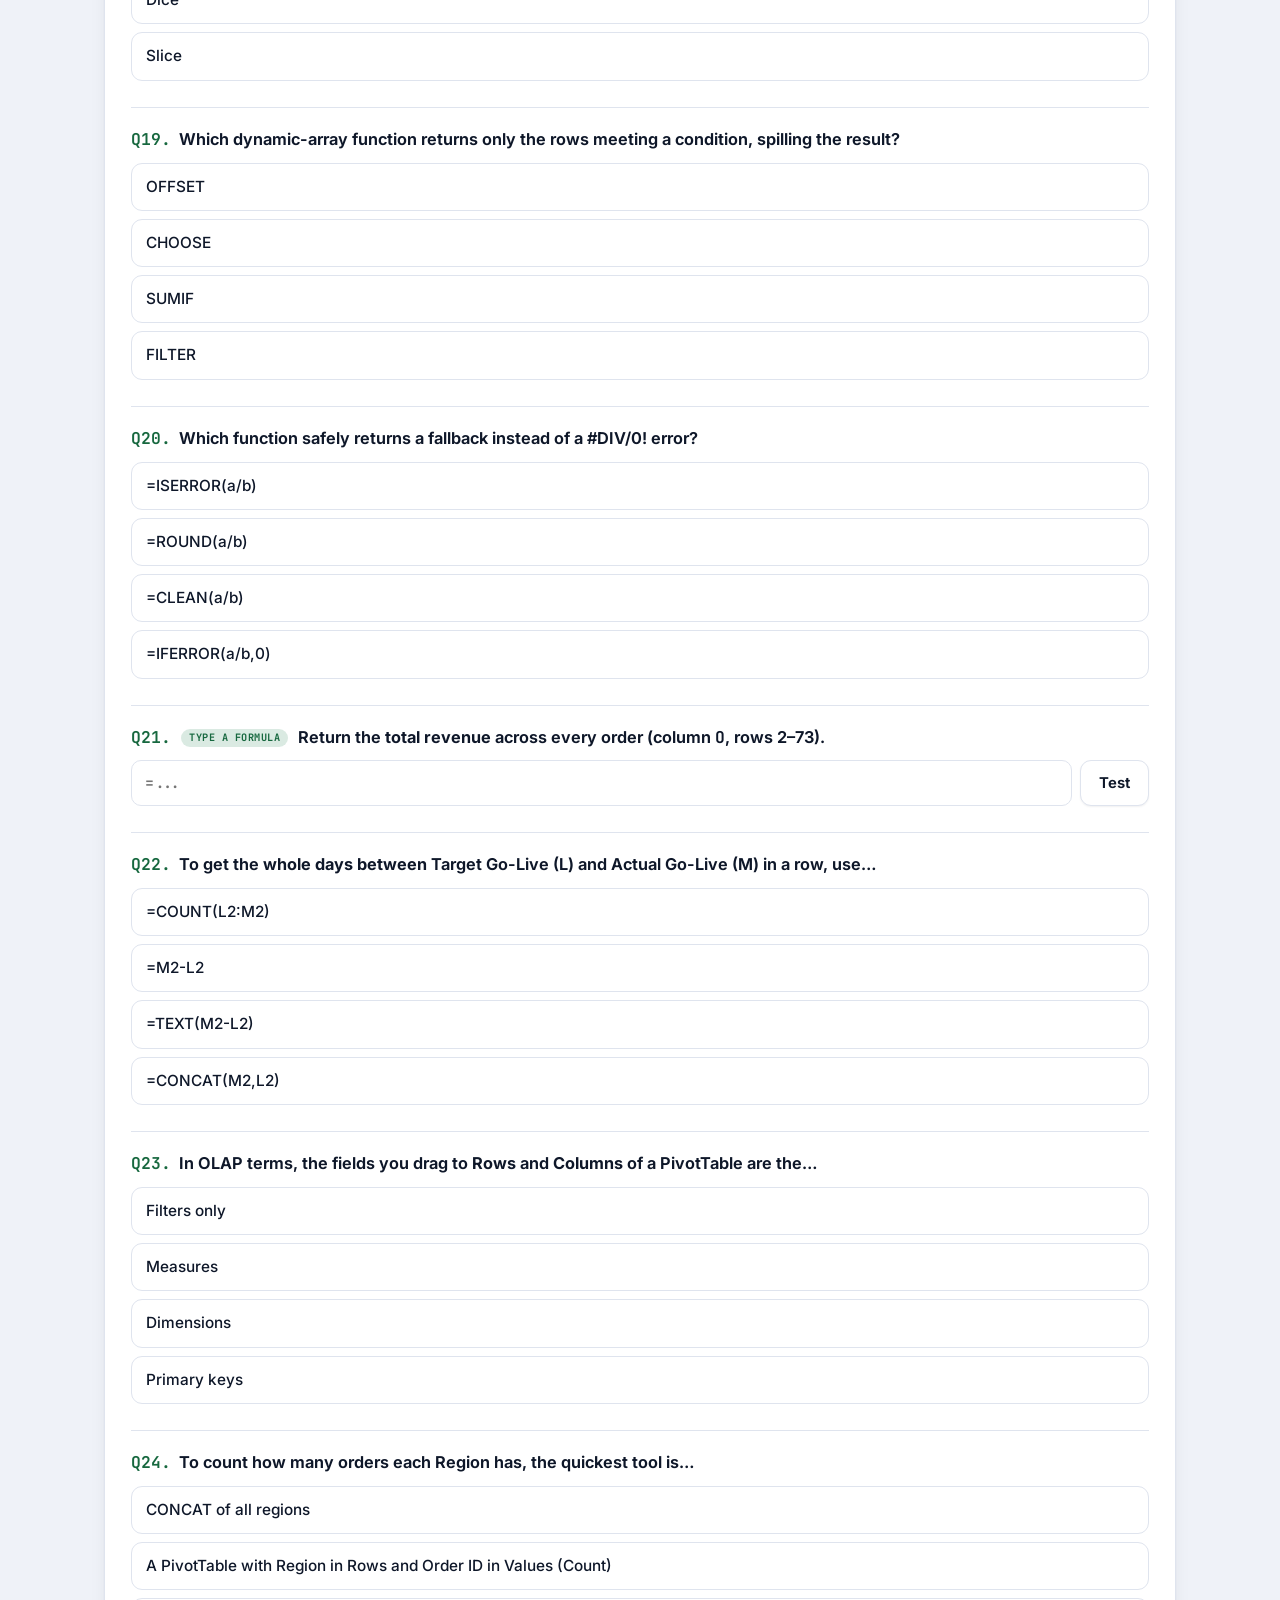
<file: excel.html>
<!DOCTYPE html>
<html lang="en">
<head>
<meta charset="UTF-8">
<meta name="viewport" content="width=device-width, initial-scale=1.0">
<!-- shell:head -->
<title>Excel — DPM Learning Hub</title>
<meta name="description" content="Formulas, lookups, PivotTables &amp; Power Query.">
<meta name="theme-color" content="#0E1729">
<meta property="og:title" content="Excel — DPM Learning Hub">
<meta property="og:description" content="Formulas, lookups, PivotTables &amp; Power Query.">
<link rel="icon" href="data:image/svg+xml,%3Csvg xmlns='http://www.w3.org/2000/svg' viewBox='0 0 32 32'%3E%3Crect width='32' height='32' rx='8' fill='%230E1729'/%3E%3Crect x='7' y='17' width='4' height='8' rx='1.5' fill='%23FF9A4D'/%3E%3Crect x='14' y='11' width='4' height='14' rx='1.5' fill='%23B9A0FF'/%3E%3Crect x='21' y='6' width='4' height='19' rx='1.5' fill='%234FD1EA'/%3E%3C/svg%3E">
<script>(function(){try{var m=JSON.parse(localStorage.getItem('dpm-mode'));if(m)document.documentElement.setAttribute('data-mode',m);}catch(e){}})();</script>
<link rel="preconnect" href="https://fonts.googleapis.com">
<link rel="preconnect" href="https://fonts.gstatic.com" crossorigin>
<link href="https://fonts.googleapis.com/css2?family=Bricolage+Grotesque:opsz,wght@12..96,600;12..96,700;12..96,800&family=Inter:wght@400;500;600;700;800&family=JetBrains+Mono:wght@500;600;700&display=swap" rel="stylesheet">
<link rel="stylesheet" href="assets/css/styles.css">
<!-- /shell:head -->
</head>
<body data-theme="excel" data-track="excel">
<!-- shell:header -->
<a class="skip" href="#main">Skip to content</a>
<div class="scrollbar" aria-hidden="true"></div>
<header class="site-header"><div class="wrap">
  <a class="brand" href="index.html" aria-label="DPM Learning Hub — home"><span class="brand-mark"><svg viewBox="0 0 20 20" aria-hidden="true"><rect x="2" y="11" width="4" height="7" rx="1.3" fill="#FF9A4D"/><rect x="8" y="6.5" width="4" height="11.5" rx="1.3" fill="#B9A0FF"/><rect x="14" y="2" width="4" height="16" rx="1.3" fill="#4FD1EA"/></svg></span><span>DPM Learning Hub<small>Data analytics academy</small></span></a>
  <nav class="main-nav" aria-label="Main">
    <a href="index.html">Home</a>
    <div class="menu">
      <button class="menu-trigger current" aria-expanded="false" aria-haspopup="true">Learn <span class="chev" aria-hidden="true">▾</span></button>
      <div class="mega"><a href="data-foundations.html"><span class="tdot" style="--c:var(--c-data)" aria-hidden="true">DB</span><span><b>01 · Foundations</b><span class="d">Tables, keys, schemas & OLAP — the groundwork</span></span></a><a href="excel.html" aria-current="page"><span class="tdot" style="--c:var(--c-excel)" aria-hidden="true">XL</span><span><b>02 · Excel</b><span class="d">Formulas, lookups, PivotTables & Power Query</span></span></a><a href="sql.html"><span class="tdot" style="--c:var(--c-sql)" aria-hidden="true">SQL</span><span><b>03 · SQL</b><span class="d">Query real data live in your browser</span></span></a><a href="powerbi.html"><span class="tdot powerbi" style="--c:var(--c-powerbi)" aria-hidden="true">BI</span><span><b>04 · Power BI</b><span class="d">Model, write DAX and build dashboards</span></span></a><a href="powerautomate.html"><span class="tdot" style="--c:var(--c-flow)" aria-hidden="true">PA</span><span><b>05 · Power Automate</b><span class="d">Automate reports, alerts & approvals</span></span></a>
        <div class="mega-foot"><a href="index.html#path">See the recommended path →</a><a href="downloads.html">Cheat sheets &amp; datasets →</a></div>
      </div>
    </div>
    <a href="dashboard.html">Live Dashboard</a>
    <a href="courses.html">Courses</a>
    <a href="downloads.html">Downloads</a>
  </nav>
  <div class="header-tools">
    <button class="search-btn" type="button" data-search-open aria-label="Search the hub"><span class="s-icon" aria-hidden="true">⌕</span><span class="s-label">Search lessons…</span><kbd><span class="kbd-mod">Ctrl</span> K</kbd></button>
    <button class="icon-btn" type="button" data-mode-toggle aria-label="Toggle dark mode"><svg class="mode-ic-light" viewBox="0 0 24 24" fill="none" stroke="currentColor" stroke-width="2" stroke-linecap="round" aria-hidden="true"><path d="M21 12.8A9 9 0 1 1 11.2 3a7 7 0 0 0 9.8 9.8z"/></svg><svg class="mode-ic-dark" viewBox="0 0 24 24" fill="none" stroke="currentColor" stroke-width="2" stroke-linecap="round" aria-hidden="true"><circle cx="12" cy="12" r="4"/><path d="M12 2v2M12 20v2M4.9 4.9l1.4 1.4M17.7 17.7l1.4 1.4M2 12h2M20 12h2M4.9 19.1l1.4-1.4M17.7 6.3l1.4-1.4"/></svg></button>
    <button class="icon-btn drawer-btn" type="button" data-drawer-toggle aria-expanded="false" aria-controls="site-drawer" aria-label="Open menu">☰</button>
  </div>
</div></header>
<div class="drawer" id="site-drawer">
  <div class="drawer-backdrop" data-drawer-close></div>
  <div class="drawer-panel" role="dialog" aria-label="Menu">
    <div class="drawer-top"><a class="brand" href="index.html"><span class="brand-mark"><svg viewBox="0 0 20 20" aria-hidden="true"><rect x="2" y="11" width="4" height="7" rx="1.3" fill="#FF9A4D"/><rect x="8" y="6.5" width="4" height="11.5" rx="1.3" fill="#B9A0FF"/><rect x="14" y="2" width="4" height="16" rx="1.3" fill="#4FD1EA"/></svg></span>DPM Learning Hub</a><button class="icon-btn" type="button" data-drawer-close aria-label="Close menu">✕</button></div>
    <button class="search-btn" type="button" data-search-open style="width:100%"><span class="s-icon" aria-hidden="true">⌕</span>Search lessons…</button>
    <h4>Start</h4>
    <a class="d-link" href="index.html">Home</a>
    <a class="d-link" href="dashboard.html">Live Dashboard</a>
    <h4>Learning tracks</h4>
    <a class="d-link" href="data-foundations.html"><span class="tdot" style="--c:var(--c-data)" aria-hidden="true">DB</span>Foundations</a><a class="d-link" href="excel.html" aria-current="page"><span class="tdot" style="--c:var(--c-excel)" aria-hidden="true">XL</span>Excel</a><a class="d-link" href="sql.html"><span class="tdot" style="--c:var(--c-sql)" aria-hidden="true">SQL</span>SQL</a><a class="d-link" href="powerbi.html"><span class="tdot powerbi" style="--c:var(--c-powerbi)" aria-hidden="true">BI</span>Power BI</a><a class="d-link" href="powerautomate.html"><span class="tdot" style="--c:var(--c-flow)" aria-hidden="true">PA</span>Power Automate</a>
    <h4>Resources</h4>
    <a class="d-link" href="courses.html">Courses &amp; certifications</a>
    <a class="d-link" href="downloads.html">Downloads</a>
  </div>
</div>
<!-- /shell:header -->
<main id="main">

<header class="hero"><div class="wrap">
  <!-- shell:crumbs --><nav class="crumbs" aria-label="Breadcrumb"><a href="index.html">Home</a><span class="sep">/</span><a href="index.html#tracks">Learn</a><span class="sep">/</span><span aria-current="page">Excel</span><span class="sep">·</span><span>Track 2 of 5</span></nav><!-- /shell:crumbs -->
  <span class="tool-badge"><span class="glyph">X</span> Microsoft Excel</span>
  <h1>Excel, from first<br>formula to dynamic arrays.</h1>
  <p class="lead">Excel is where most delivery analysis starts. This track builds in three tiers — start at the basics, level up to lookups and PivotTables, then reach for the modern array functions. Every example uses the sample workbook, so download it and follow along in a real sheet.</p>
  <div class="pills" style="margin-top:22px">
    <a class="dl" href="assets/data/dpm_projects.xlsx" download>⬇ Training workbook (.xlsx)</a>
    <a class="dl ghost" href="assets/data/dpm_messy_data.xlsx" download>⬇ Messy workbook — for Power Query (.xlsx)</a>
    <a class="dl ghost" href="assets/data/dpm_projects.csv" download>⬇ CSV</a>
  </div>
  <p class="hint" style="color:var(--muted);font-size:.9rem;margin-top:14px">The data lives on the <strong>Projects</strong> sheet, columns A–Q, rows 2–73. There's a <strong>TASKS</strong> tab in the training workbook with drills to try — keys are further down this page. Make a Table out of the data (<kbd>Ctrl</kbd>+<kbd>T</kbd>) before you start.</p>
<!-- shell:progress -->
  <div class="track-progress" data-progress="excel" hidden>
    <div class="tp-row"><span><b>Your progress</b> · saved in this browser</span><span class="pbar-txt"></span></div>
    <div class="pbar"><span class="pbar-fill"></span></div>
    <p data-exam-best="excel" hidden></p>
  </div>
<!-- /shell:progress -->
</div></header>

<!-- CHEAT SHEET DOWNLOAD -->
<section><div class="wrap">
  <div class="callout">
    <div style="flex:1 1 340px">
      <h3 style="margin:0 0 .3em">Grab the printable cheat sheet</h3>
      <p style="margin:0;color:var(--ink-soft)">A dense, two-page reference card — formulas, functions, references, dynamic arrays, PivotTables, Power Query and shortcuts — in the style of the classic R/RStudio cheat sheets. Print it, pin it, keep it by your keyboard.</p>
    </div>
    <a class="btn" href="assets/docs/Excel-Formula-Cheat-Sheet.pdf" download>⬇ Download cheat sheet (PDF)</a>
  </div>
</div></section>

<section id="functions-by-level"><div class="wrap">
  <span class="eyebrow">Functions by level</span>
  <h2>Build your formula vocabulary</h2>
  <p class="lead">This track is split into <strong>three levels</strong> — tap any card to switch. Start at Level 1 and climb. Each function has a worked example on the sample data and a task to try yourself before revealing the answer.</p>

  <div class="tiers" data-tiers="x" role="tablist">
    <button class="tier-btn" data-tier="basic" aria-selected="true" role="tab">
      <span class="lvl">1</span>
      <span class="tier-txt"><b>Basic</b><small>Totals, IF, joining text, references</small></span>
    </button>
    <button class="tier-btn" data-tier="inter" aria-selected="false" role="tab">
      <span class="lvl">2</span>
      <span class="tier-txt"><b>Intermediate</b><small>COUNTIFS, XLOOKUP, PivotTables</small></span>
    </button>
    <button class="tier-btn" data-tier="adv" aria-selected="false" role="tab">
      <span class="lvl">3</span>
      <span class="tier-txt"><b>Advanced</b><small>FILTER, LET, LAMBDA, dynamic arrays</small></span>
    </button>
  </div>

  <!-- ===================== BASIC ===================== -->
  <div data-tier-panel="x" data-tier="basic" class="tier-panel active">

    <details id="xl-sum-average-count" class="lesson" open><summary><span class="caret">▸</span><span class="fn">SUM / AVERAGE / COUNT</span> The starter pack <span class="tag">Basic</span></summary>
    <div class="body">
      <p><strong>SUM</strong> adds numbers, <strong>AVERAGE</strong> means them, <strong>COUNT</strong> counts cells that contain numbers, and <strong>COUNTA</strong> counts cells that aren't empty (text included).</p>
      <div class="code"><button class="copy">Copy</button><span class="code-text">=SUM(O2:O73)        // total revenue
=AVERAGE(N2:N73)    // average FTE days
=COUNTA(A2:A73)     // how many orders (counts text Order IDs)</span></div>
      <p>Use <strong>COUNT</strong> when you're counting a number column, <strong>COUNTA</strong> when you're counting rows by a text key like Order ID.</p>
      <div class="try"><p class="q">Try it</p>
        <p>How much total Revenue (EUR) is in the dataset, and how many orders are there in total?</p>
        <details class="reveal"><summary>Show answer</summary><div class="ans">
          <div class="code"><button class="copy">Copy</button><span class="code-text">=SUM(O2:O73)
=COUNTA(A2:A73)</span></div>
          <p>Revenue lives in column O, Order IDs in column A. <code>COUNTA</code> beats <code>COUNT</code> here because Order IDs are text (<span class="mono">10-1735&hellip;</span>).</p>
        </div></details>
      </div>
    </div></details>

    <details id="xl-min-max" class="lesson"><summary><span class="caret">▸</span><span class="fn">MIN / MAX</span> Find the extremes <span class="tag">Basic</span></summary>
    <div class="body">
      <p>Return the smallest and largest number in a range. Handy for "biggest order" or "earliest date".</p>
      <div class="code"><button class="copy">Copy</button><span class="code-text">=MAX(O2:O73)   // largest order value
=MIN(K2:K73)   // earliest Order Date</span></div>
      <div class="try"><p class="q">Try it</p>
        <p>What is the largest single order value, and the highest number of APs migrated in any one order?</p>
        <details class="reveal"><summary>Show answer</summary><div class="ans">
          <div class="code"><button class="copy">Copy</button><span class="code-text">=MAX(O2:O73)   // Revenue column
=MAX(P2:P73)   // APs Migrated column</span></div>
        </div></details>
      </div>
    </div></details>

    <details id="xl-if" class="lesson"><summary><span class="caret">▸</span><span class="fn">IF</span> Make a decision <span class="tag">Basic</span></summary>
    <div class="body">
      <p>The logic workhorse: <span class="mono">=IF(test, value_if_true, value_if_false)</span>.</p>
      <div class="code"><button class="copy">Copy</button><span class="code-text">=IF(H2="Delivered","Closed","Open")
=IF(O2>20000,"High value","Standard")</span></div>
      <div class="note"><span class="ic">i</span><div>Comparison operators: <span class="mono">=</span> equals, <span class="mono">&lt;&gt;</span> not equal, <span class="mono">&gt;= &lt;=</span> at least / at most.</div></div>
      <div class="try"><p class="q">Try it</p>
        <p>Add a column that flags an order as <em>"Late"</em> if Actual Go-Live (M) is after Target Go-Live (L), otherwise <em>"On time"</em>. Watch out for blank Actual dates.</p>
        <details class="reveal"><summary>Show answer</summary><div class="ans">
          <div class="code"><button class="copy">Copy</button><span class="code-text">=IF(M2="","Not delivered yet",IF(M2>L2,"Late","On time"))</span></div>
          <p>A blank Actual Go-Live means the order isn't delivered, so we test for <code>""</code> first to avoid mislabelling it.</p>
        </div></details>
      </div>
    </div></details>

    <details id="xl-textjoin" class="lesson"><summary><span class="caret">▸</span><span class="fn">&amp; / TEXTJOIN</span> Stick text together <span class="tag">Basic</span></summary>
    <div class="body">
      <p>The <span class="mono">&amp;</span> operator glues text. <strong>TEXTJOIN</strong> does the same with a delimiter and can ignore blanks.</p>
      <div class="code"><button class="copy">Copy</button><span class="code-text">=B2&" — "&D2                         // "SKF Industrial — Gothenburg"
=TEXTJOIN(" / ",TRUE,C2,E2,G2)       // "SEGOT / Sweden / LAN Refresh"</span></div>
      <div class="try"><p class="q">Try it</p>
        <p>Build a one-line label for each order: <em>Customer (Site Code) – Service Type</em>.</p>
        <details class="reveal"><summary>Show answer</summary><div class="ans">
          <div class="code"><button class="copy">Copy</button><span class="code-text">=B2&" ("&C2&") – "&G2</span></div>
        </div></details>
      </div>
    </div></details>

    <details id="xl-absolute-references" class="lesson"><summary><span class="caret">▸</span><span class="fn">$ absolute references</span> Lock a cell <span class="tag">Basic</span></summary>
    <div class="body">
      <p>When you copy a formula down, references shift. A dollar sign locks a row or column so it doesn't move. <span class="mono">$O$2</span> locks both; <span class="mono">O$2</span> locks the row only; <span class="mono">$O2</span> locks the column only.</p>
      <div class="code"><button class="copy">Copy</button><span class="code-text">=O2/$O$74     // each order's share of the grand total in O74</span></div>
      <div class="note"><span class="ic">⌨</span><div>Press <kbd>F4</kbd> while editing a reference to cycle through the lock options.</div></div>
      <div class="try"><p class="q">Try it</p>
        <p>Put the grand total revenue in O74, then add a column showing each order's percentage of that total, formatted as a %.</p>
        <details class="reveal"><summary>Show answer</summary><div class="ans">
          <div class="code"><button class="copy">Copy</button><span class="code-text">O74:  =SUM(O2:O73)
R2 :  =O2/$O$74      // then format column R as Percentage, fill down</span></div>
          <p>The <code>$O$74</code> stays put as you fill down, while <code>O2</code> walks to O3, O4&hellip;</p>
        </div></details>
      </div>
    </div></details>

    <details id="xl-round" class="lesson"><summary><span class="caret">▸</span><span class="fn">ROUND</span> Tidy the decimals <span class="tag">Basic</span></summary>
    <div class="body">
      <p><span class="mono">=ROUND(number, digits)</span> — positive digits round after the decimal, <span class="mono">0</span> rounds to a whole number.</p>
      <div class="code"><button class="copy">Copy</button><span class="code-text">=ROUND(N2,0)              // FTE days to a whole number
=ROUND(AVERAGE(N2:N73),1) // average FTE, one decimal</span></div>
      <div class="note warn"><span class="ic">!</span><div>Rounding for <em>display</em> is better done with cell formatting — <code>ROUND</code> actually changes the value, which matters if you sum the results.</div></div>
    </div></details>

  </div>

  <!-- ===================== INTERMEDIATE ===================== -->
  <div data-tier-panel="x" data-tier="inter" class="tier-panel">

    <details id="xl-countif-sumif" class="lesson" open><summary><span class="caret">▸</span><span class="fn">COUNTIF / SUMIF</span> Count &amp; total with a condition <span class="tag">Intermediate</span></summary>
    <div class="body">
      <p>Add one criterion to a count or a sum.</p>
      <div class="code"><button class="copy">Copy</button><span class="code-text">=COUNTIF(H2:H73,"Delivered")          // how many delivered orders
=SUMIF(G2:G73,"LAN Refresh",O2:O73)   // total revenue from LAN Refresh</span></div>
      <p>Pattern for SUMIF: <span class="mono">=SUMIF(range_to_test, criteria, range_to_add)</span>.</p>
      <div class="try"><p class="q">Try it</p>
        <p>How many orders are <em>On Hold</em>, and what is the total revenue for the <em>EMEA</em> region?</p>
        <details class="reveal"><summary>Show answer</summary><div class="ans">
          <div class="code"><button class="copy">Copy</button><span class="code-text">=COUNTIF(H2:H73,"On Hold")
=SUMIF(F2:F73,"EMEA",O2:O73)</span></div>
        </div></details>
      </div>
    </div></details>

    <details id="xl-countifs-sumifs-averageifs" class="lesson"><summary><span class="caret">▸</span><span class="fn">COUNTIFS / SUMIFS / AVERAGEIFS</span> Many conditions <span class="tag">Intermediate</span></summary>
    <div class="body">
      <p>The <em>-IFS</em> versions take multiple criteria pairs. Note the argument order flips: in <strong>SUMIFS</strong> the sum range comes <em>first</em>.</p>
      <div class="code"><button class="copy">Copy</button><span class="code-text">=SUMIFS(O2:O73, G2:G73,"SD-WAN Migration", F2:F73,"APAC")
=COUNTIFS(H2:H73,"Delivered", I2:I73,"Ahmed El Bourgy")
=AVERAGEIFS(N2:N73, G2:G73,"LAN Refresh")</span></div>
      <div class="note"><span class="ic">i</span><div>Criteria can use wildcards and operators in quotes: <span class="mono">"&gt;20000"</span>, <span class="mono">"&lt;&gt;Cancelled"</span>, <span class="mono">"SE*"</span> (starts with SE).</div></div>
      <div class="try"><p class="q">Try it</p>
        <p>What is the total revenue of <em>High</em> priority orders that are <em>not</em> Cancelled?</p>
        <details class="reveal"><summary>Show answer</summary><div class="ans">
          <div class="code"><button class="copy">Copy</button><span class="code-text">=SUMIFS(O2:O73, Q2:Q73,"High", H2:H73,"<>Cancelled")</span></div>
          <p>Priority is column Q, Status is column H. <code>"&lt;&gt;Cancelled"</code> means "not equal to Cancelled".</p>
        </div></details>
      </div>
    </div></details>

    <details id="xl-xlookup" class="lesson"><summary><span class="caret">▸</span><span class="fn">XLOOKUP</span> The modern lookup <span class="tag">Intermediate</span></summary>
    <div class="body">
      <p><strong>XLOOKUP</strong> replaces VLOOKUP. It looks up a value and returns a matching value from another column — in any direction, with a clean "if not found" option.</p>
      <div class="code"><button class="copy">Copy</button><span class="code-text">=XLOOKUP(lookup_value, lookup_array, return_array, [if_not_found])

=XLOOKUP("10-1735122", A2:A73, B2:B73, "Not found")
   // returns the Customer for that Order ID</span></div>
      <p>It works right-to-left too, unlike VLOOKUP, because you point at the lookup and return columns separately.</p>
      <div class="try"><p class="q">Try it</p>
        <p>Given an Order ID typed in cell <span class="mono">T1</span>, return its Status and its DPM.</p>
        <details class="reveal"><summary>Show answer</summary><div class="ans">
          <div class="code"><button class="copy">Copy</button><span class="code-text">=XLOOKUP(T1, A2:A73, H2:H73, "No such order")   // Status
=XLOOKUP(T1, A2:A73, I2:I73, "No such order")   // DPM</span></div>
        </div></details>
      </div>
    </div></details>

    <details id="xl-vlookup-index-match" class="lesson"><summary><span class="caret">▸</span><span class="fn">VLOOKUP &amp; INDEX/MATCH</span> The classics <span class="tag">Intermediate</span></summary>
    <div class="body">
      <p>You'll still meet these in older files. <strong>VLOOKUP</strong> searches the first column of a block and returns a column to its <em>right</em>:</p>
      <div class="code"><button class="copy">Copy</button><span class="code-text">=VLOOKUP("10-1735122", A2:Q73, 8, FALSE)
   // 8 = the 8th column of the block (Status). FALSE = exact match.</span></div>
      <p><strong>INDEX/MATCH</strong> is more flexible — it can look in any direction and survives inserted columns:</p>
      <div class="code"><button class="copy">Copy</button><span class="code-text">=INDEX(H2:H73, MATCH("10-1735122", A2:A73, 0))
   // MATCH finds the row, INDEX returns the Status from it. 0 = exact.</span></div>
      <div class="note warn"><span class="ic">!</span><div>VLOOKUP's column number breaks if someone inserts a column. Prefer <code>XLOOKUP</code> or <code>INDEX/MATCH</code> in anything you'll maintain.</div></div>
    </div></details>

    <details id="xl-iferror" class="lesson"><summary><span class="caret">▸</span><span class="fn">IFERROR</span> Catch the #N/A <span class="tag">Intermediate</span></summary>
    <div class="body">
      <p>Wrap any formula to replace errors with something friendly.</p>
      <div class="code"><button class="copy">Copy</button><span class="code-text">=IFERROR(XLOOKUP(T1,A2:A73,B2:B73), "Check the Order ID")</span></div>
      <p>With XLOOKUP you'd usually use its built-in 4th argument instead; <code>IFERROR</code> shines around division and older lookups.</p>
    </div></details>

    <details id="xl-text-date-functions" class="lesson"><summary><span class="caret">▸</span><span class="fn">TEXT &amp; date functions</span> Format and slice dates <span class="tag">Intermediate</span></summary>
    <div class="body">
      <p>Dates are just numbers under the hood. Pull pieces out, or do date maths.</p>
      <div class="code"><button class="copy">Copy</button><span class="code-text">=YEAR(K2)   =MONTH(K2)   =DAY(K2)
=M2-L2                      // days late/early (Actual minus Target)
=TEXT(K2,"mmm yyyy")        // "Mar 2025"  — for grouping/labels
=NETWORKDAYS(K2,L2)         // working days between order and target</span></div>
      <div class="try"><p class="q">Try it</p>
        <p>For each delivered order, how many days early or late was it? Then label the month of each Order Date as e.g. "Jan 2025".</p>
        <details class="reveal"><summary>Show answer</summary><div class="ans">
          <div class="code"><button class="copy">Copy</button><span class="code-text">=IF(M2="","",M2-L2)        // negative = early, positive = late
=TEXT(K2,"mmm yyyy")</span></div>
        </div></details>
      </div>
    </div></details>

    <details id="xl-pivottables" class="lesson"><summary><span class="caret">▸</span><span class="fn">PivotTables</span> Summarise without formulas <span class="tag">Intermediate</span></summary>
    <div class="body">
      <p>A PivotTable groups and totals data by drag-and-drop — no formulas needed. With the data selected: <strong>Insert ▸ PivotTable</strong>.</p>
      <table class="tbl">
        <thead><tr><th>Drop zone</th><th>What to put there</th><th>Result</th></tr></thead>
        <tbody>
          <tr><td>Rows</td><td>Region, then Service Type</td><td>One block per region, broken down by service</td></tr>
          <tr><td>Values</td><td>Revenue (EUR) → Sum</td><td>Totals in the grid</td></tr>
          <tr><td>Values</td><td>Order ID → Count</td><td>Number of orders</td></tr>
          <tr><td>Filters / Slicers</td><td>Status</td><td>Toggle Delivered vs all</td></tr>
        </tbody>
      </table>
      <div class="note"><span class="ic">i</span><div>Right-click a value ▸ <em>Show Values As ▸ % of Grand Total</em> turns raw totals into shares. Add a <strong>Slicer</strong> (PivotTable Analyze ▸ Insert Slicer) for clickable filters.</div></div>
      <div class="try"><p class="q">Try it</p>
        <p>Build a PivotTable showing <em>total revenue</em> and <em>order count</em> by <em>Customer</em>, sorted highest revenue first, filtered to Delivered orders only.</p>
        <details class="reveal"><summary>Show answer</summary><div class="ans">
          <p>Rows = <strong>Customer</strong>. Values = <strong>Revenue (Sum)</strong> and <strong>Order ID (Count)</strong>. Add <strong>Status</strong> as a slicer or filter and pick <em>Delivered</em>. Click the revenue total's dropdown ▸ <em>Sort Largest to Smallest</em>.</p>
        </div></details>
      </div>
    </div></details>

    <details id="xl-conditional-formatting" class="lesson"><summary><span class="caret">▸</span><span class="fn">Conditional formatting</span> Let the sheet flag things <span class="tag">Intermediate</span></summary>
    <div class="body">
      <p><strong>Home ▸ Conditional Formatting</strong>. Colour cells by rule, add data bars or icon sets, or write a formula rule.</p>
      <div class="code"><button class="copy">Copy</button><span class="code-text">// Highlight late deliveries — "Use a formula" rule, applied to the row:
=AND($M2<>"", $M2>$L2)</span></div>
      <p>Lock the column with <span class="mono">$</span> (so the whole row highlights), but leave the row number free so the rule walks down.</p>
    </div></details>

  </div>

  <!-- ===================== ADVANCED ===================== -->
  <div data-tier-panel="x" data-tier="adv" class="tier-panel">

    <details id="xl-filter" class="lesson" open><summary><span class="caret">▸</span><span class="fn">FILTER</span> Return whole rows by condition <span class="tag">Advanced</span></summary>
    <div class="body">
      <p>A dynamic array function: returns every row that matches, spilling automatically. No dragging.</p>
      <div class="code"><button class="copy">Copy</button><span class="code-text">=FILTER(A2:Q73, (F2:F73="EMEA")*(H2:H73="Delivered"),
        "No matches")
   // multiply conditions for AND, add (+) them for OR</span></div>
      <div class="try"><p class="q">Try it</p>
        <p>Spill a list of every High-priority order that is still <em>In Progress</em> or <em>Staging</em>.</p>
        <details class="reveal"><summary>Show answer</summary><div class="ans">
          <div class="code"><button class="copy">Copy</button><span class="code-text">=FILTER(A2:Q73, (Q2:Q73="High")*((H2:H73="In Progress")+(H2:H73="Staging")), "None")</span></div>
          <p><code>*</code> is AND, <code>+</code> is OR. Wrap the OR group in its own parentheses.</p>
        </div></details>
      </div>
    </div></details>

    <details id="xl-unique-sort-sortby" class="lesson"><summary><span class="caret">▸</span><span class="fn">UNIQUE / SORT / SORTBY</span> Lists that maintain themselves <span class="tag">Advanced</span></summary>
    <div class="body">
      <div class="code"><button class="copy">Copy</button><span class="code-text">=SORT(UNIQUE(B2:B73))                 // distinct customers, A–Z
=SORTBY(A2:A73, O2:O73, -1)           // Order IDs sorted by revenue, high→low</span></div>
      <p>Combine them: a clean dropdown source, a top-N list, a deduped lookup table — all live.</p>
      <div class="try"><p class="q">Try it</p>
        <p>Produce a sorted, duplicate-free list of every Country in the data.</p>
        <details class="reveal"><summary>Show answer</summary><div class="ans">
          <div class="code"><button class="copy">Copy</button><span class="code-text">=SORT(UNIQUE(E2:E73))</span></div>
        </div></details>
      </div>
    </div></details>

    <details id="xl-let" class="lesson"><summary><span class="caret">▸</span><span class="fn">LET</span> Name your steps <span class="tag">Advanced</span></summary>
    <div class="body">
      <p><strong>LET</strong> assigns names to intermediate results — formulas become readable and faster (each value is computed once).</p>
      <div class="code"><button class="copy">Copy</button><span class="code-text">=LET(
   rev,   O2:O73,
   status,H2:H73,
   live,  FILTER(rev, status="Delivered"),
   AVERAGE(live)
)
   // average revenue of delivered orders, written legibly</span></div>
      <div class="note"><span class="ic">i</span><div>Pattern: pairs of <em>name, value</em>, then a final expression that uses them.</div></div>
    </div></details>

    <details id="xl-lambda" class="lesson"><summary><span class="caret">▸</span><span class="fn">LAMBDA</span> Build your own function <span class="tag">Advanced</span></summary>
    <div class="body">
      <p><strong>LAMBDA</strong> turns a formula into a reusable function. Define it once in <em>Name Manager</em> (Formulas ▸ Define Name), then call it like any built-in.</p>
      <div class="code"><button class="copy">Copy</button><span class="code-text">// Name: DaysLate   Refers to:
=LAMBDA(target, actual, IF(actual="","",actual-target))

// then in the sheet:
=DaysLate(L2, M2)</span></div>
      <p>Pair with <strong>MAP</strong>, <strong>BYROW</strong> or <strong>REDUCE</strong> to apply a LAMBDA across a whole array at once.</p>
    </div></details>

    <details id="xl-sumproduct" class="lesson"><summary><span class="caret">▸</span><span class="fn">SUMPRODUCT</span> Weighted &amp; multi-condition maths <span class="tag">Advanced</span></summary>
    <div class="body">
      <p>Multiplies arrays element-by-element then sums — great for weighted averages and conditions in older Excel.</p>
      <div class="code"><button class="copy">Copy</button><span class="code-text">=SUMPRODUCT((F2:F73="EMEA")*(H2:H73="Delivered")*O2:O73)
   // total delivered EMEA revenue, no SUMIFS needed
=SUMPRODUCT(N2:N73, O2:O73)/SUM(N2:N73)
   // revenue weighted by FTE days</span></div>
      <div class="try"><p class="q">Try it</p>
        <p>Use SUMPRODUCT to count how many orders are both <em>Wireless Migration</em> and have more than 50 APs migrated.</p>
        <details class="reveal"><summary>Show answer</summary><div class="ans">
          <div class="code"><button class="copy">Copy</button><span class="code-text">=SUMPRODUCT((G2:G73="Wireless Migration")*(P2:P73>50))</span></div>
        </div></details>
      </div>
    </div></details>

    <details id="xl-tables-structured-references" class="lesson"><summary><span class="caret">▸</span><span class="fn">Tables &amp; structured references</span> Stop hard-coding ranges <span class="tag">Advanced</span></summary>
    <div class="body">
      <p>Convert your range to a Table (<kbd>Ctrl</kbd>+<kbd>T</kbd>), name it <em>Projects</em>, and formulas read like English — and auto-expand when rows are added.</p>
      <div class="code"><button class="copy">Copy</button><span class="code-text">=SUM(Projects[Revenue (EUR)])
=SUMIFS(Projects[Revenue (EUR)], Projects[Region],"EMEA")
=COUNTIFS(Projects[Status],"Delivered")</span></div>
      <div class="note"><span class="ic">✓</span><div>This is the single biggest upgrade to a messy workbook: no more <span class="mono">O2:O73</span> that silently misses new rows.</div></div>
    </div></details>

  </div>
</div></section>

<!-- ===================== TIPS ===================== -->
<section style="background:var(--surface-2)" id="tips-tricks"><div class="wrap">
  <span class="eyebrow">Tips &amp; tricks</span>
  <h2>Small moves, big time savings</h2>
  <div class="grid cols-2">
    <div class="card"><h3>Flash Fill <kbd>Ctrl</kbd>+<kbd>E</kbd></h3><p>Type the result you want in one cell (e.g. an initials code), start the next, and Excel detects the pattern and fills the rest. Perfect for splitting or reformatting text without formulas.</p></div>
    <div class="card"><h3>Tables <kbd>Ctrl</kbd>+<kbd>T</kbd></h3><p>Turns a range into a self-expanding, filterable, named object. Formulas referencing it auto-grow with new rows.</p></div>
    <div class="card"><h3>Freeze panes</h3><p>View ▸ Freeze Panes ▸ Freeze Top Row so headers stay visible while you scroll 72 rows of orders.</p></div>
    <div class="card"><h3>Paste Special <kbd>Ctrl</kbd>+<kbd>Alt</kbd>+<kbd>V</kbd></h3><p>Paste <em>Values</em> to drop formulas, or <em>Transpose</em> to flip rows and columns.</p></div>
    <div class="card"><h3>Quick fill down <kbd>Ctrl</kbd>+<kbd>D</kbd></h3><p>Select a cell plus the range below it and fill the formula down instantly. <kbd>Ctrl</kbd>+<kbd>R</kbd> fills right.</p></div>
    <div class="card"><h3>Jump &amp; select</h3><p><kbd>Ctrl</kbd>+<kbd>↓</kbd> jumps to the bottom of a column; add <kbd>Shift</kbd> to select on the way. <kbd>Ctrl</kbd>+<kbd>;</kbd> stamps today's date.</p></div>
  </div>
</div></section>

<!-- ===================== WEB DATA ===================== -->
<section id="data-from-the-web"><div class="wrap">
  <span class="eyebrow">Data from the web</span>
  <h2>Pull live data into a sheet</h2>
  <p class="lead">Excel can read tables straight off a web page or an online file and refresh them on demand — no copy-paste.</p>
  <div class="grid cols-2">
    <div class="card"><h3>From a web page</h3>
      <p><strong>Data ▸ Get Data ▸ From Other Sources ▸ From Web</strong>. Paste the URL, and the Navigator shows any tables Excel finds. Pick one, <em>Transform</em> to clean it, then <em>Load</em>.</p>
      <p>It lands as a query you can refresh with <strong>Data ▸ Refresh All</strong> (<kbd>Ctrl</kbd>+<kbd>Alt</kbd>+<kbd>F5</kbd>).</p>
    </div>
    <div class="card"><h3>From a file or folder</h3>
      <p><strong>Data ▸ Get Data ▸ From File</strong> reads a CSV, another workbook, or an entire <em>folder</em> of files — combining them into one table automatically. Great for "every weekly export in this folder".</p>
    </div>
  </div>
  <div class="note"><span class="ic">i</span><div>Anything you import this way becomes a <strong>Power Query</strong> — which is exactly the next section.</div></div>
</div></section>

<!-- ===================== POWER QUERY ===================== -->
<section style="background:var(--surface-2)" id="power-query"><div class="wrap">
  <span class="eyebrow">Power Query</span>
  <h2>Clean once, refresh forever</h2>
  <p class="lead">Power Query (Data ▸ Get &amp; Transform) records every cleaning step you take. Next month, point it at the new file and click Refresh — all your steps replay automatically. This is the antidote to repetitive manual cleanup.</p>

  <div class="card" style="margin:18px 0">
    <h3>The mental model</h3>
    <p>You're not editing data — you're recording a <strong>recipe</strong>. Each action becomes a step in the <em>Applied Steps</em> list on the right. The steps run top to bottom every refresh, so the source can change but your cleaning stays.</p>
  </div>

  <h3 style="margin-top:30px">Common steps you'll use constantly</h3>
  <table class="tbl">
    <thead><tr><th>Goal</th><th>Where</th><th>What it does</th></tr></thead>
    <tbody>
      <tr><td>Promote headers</td><td>Home / Transform</td><td>Use the first row as column names</td></tr>
      <tr><td>Change type</td><td>Transform ▸ Data Type</td><td>Set Date, Whole Number, Text — fixes text-dates and EU decimals</td></tr>
      <tr><td>Trim / Clean / Lowercase</td><td>Transform ▸ Format</td><td>Strip stray spaces and unify casing ("EMEA" vs " emea ")</td></tr>
      <tr><td>Remove duplicates</td><td>Home ▸ Remove Rows</td><td>Drop repeated rows by selected columns</td></tr>
      <tr><td>Replace / Fill down</td><td>Transform</td><td>Patch blanks; carry a value down into empty cells</td></tr>
      <tr><td>Split / Merge columns</td><td>Transform</td><td>Break "City, Country" apart or join codes together</td></tr>
      <tr><td>Unpivot</td><td>Transform ▸ Unpivot</td><td>Turn wide month-columns into tidy rows — essential for charts</td></tr>
      <tr><td>Group By</td><td>Transform ▸ Group By</td><td>Summarise (sum revenue per region) right inside the query</td></tr>
      <tr><td>Merge / Append queries</td><td>Home</td><td>Merge = join on a key (like a lookup); Append = stack tables on top of each other</td></tr>
    </tbody>
  </table>

  <div class="note"><span class="ic">i</span><div>Behind the steps is the <strong>M</strong> language (View ▸ Advanced Editor). You rarely write it by hand at first, but it's worth peeking to see what each click generated.</div></div>

  <div class="try"><p class="q">Try it — clean the messy workbook</p>
    <p>Download the <strong>Messy workbook</strong> at the top of this page and open a blank file ▸ <strong>Data ▸ Get Data ▸ From File ▸ From Excel Workbook</strong> ▸ pick it ▸ select the <span class="mono">DATA</span> sheet ▸ <em>Transform Data</em>. (Or use <strong>Data ▸ From Text/CSV</strong> with the messy CSV.) The <span class="mono">START HERE</span> sheet lists what's wrong. Fix every issue in the query, then Close &amp; Load.</p>
    <details class="reveal"><summary>Show the answer key (step order)</summary><div class="ans">
      <ol style="margin:.4em 0 .6em 1.1em">
        <li><strong>Use First Row as Headers</strong> (Transform) — turn the top row into column names.</li>
        <li><em>Order Date</em> ▸ Data Type ▸ <strong>Date</strong> (use <em>Using Locale → English (UK)</em> so dd/mm/yyyy parses correctly).</li>
        <li><em>FTE Days</em> ▸ <strong>Replace Values</strong> "," → "." first, then Data Type ▸ <strong>Decimal Number</strong>.</li>
        <li><em>Customer</em> ▸ Transform ▸ Format ▸ <strong>Trim</strong>, then <strong>Capitalize Each Word</strong> (kills " harman international " → "Harman International").</li>
        <li><em>Status</em> ▸ Format ▸ <strong>lowercase</strong> then <strong>Capitalize Each Word</strong> (unifies "DELIVERED", "in-progress", "On Hold").</li>
        <li><strong>Remove Duplicates</strong> — select all columns ▸ Home ▸ Remove Rows ▸ <strong>Remove Duplicates</strong>. The messy file has exact-duplicate rows; this is the step that drops them. <em>(Tip: to dedupe by a key like Order ID instead, select just that column first.)</em></li>
        <li><em>Country</em> ▸ Transform ▸ <strong>Fill ▸ Down</strong> (or Replace blanks) to patch empty cells.</li>
        <li>Home ▸ <strong>Close &amp; Load</strong>.</li>
      </ol>
      <p><strong>Why this matters:</strong> next month, drop in the new export and click <em>Refresh</em> — all eight steps replay, including the de-duplication. Zero manual cleanup.</p>
    </div></details>
  </div>
</div></section>

<!-- ===================== PIVOT TABLES ===================== -->
<section id="pivottables"><div class="wrap">
  <span class="eyebrow">PivotTables</span>
  <h2>PivotTables — OLAP on your desktop</h2>
  <p class="lead">A PivotTable is the fastest way to turn a flat sheet into answers — drag a field to summarise, with no formulas at all. It's also the clearest hands-on example of <strong>OLAP</strong>: you're slicing a <em>measure</em> (revenue, count) by <em>dimensions</em> (region, service, month). If the cube idea is new, read the <a href="data-foundations.html#olap">OLAP explanation in Foundations</a> first — this section is that theory made clickable.</p>

  <h3 style="margin-top:28px">The four drop zones — and their OLAP meaning</h3>
  <div class="grid cols-2">
    <div class="card"><h3>Rows &amp; Columns</h3><p>The categories you group by — Region, Service Type, Customer, Month. In OLAP these are the <strong>dimensions</strong>: the edges of the cube.</p></div>
    <div class="card"><h3>Values</h3><p>The number in each cell — Sum of Revenue, Count of Orders, Average FTE. This is the OLAP <strong>measure</strong> (an aggregation).</p></div>
    <div class="card"><h3>Filters &amp; Slicers</h3><p>Restrict to part of the data — only Delivered, only EMEA. Fixing one dimension is an OLAP <strong>slice</strong>; several at once is a <strong>dice</strong>.</p></div>
    <div class="card"><h3>Expand / collapse</h3><p>Open a Region to see its Sites, or collapse back to totals. That's OLAP <strong>drill-down</strong> and <strong>roll-up</strong>.</p></div>
  </div>

  <h3 style="margin-top:30px">Build one in six steps</h3>
  <ol>
    <li>Click any cell in the data, then <strong>Insert &#9656; PivotTable &#9656; OK</strong> — a new sheet appears with the field list.</li>
    <li>Drag <strong>Region</strong> into <em>Rows</em>.</li>
    <li>Drag <strong>Service Type</strong> into <em>Columns</em>.</li>
    <li>Drag <strong>Revenue (EUR)</strong> into <em>Values</em> — then click it &#9656; <em>Value Field Settings</em> &#9656; set to <strong>Sum</strong> (Excel guesses Count if the column has any blanks).</li>
    <li>Drag <strong>Status</strong> into <em>Filters</em>, or add a <strong>Slicer</strong> (PivotTable Analyze &#9656; Insert Slicer) for clickable filtering.</li>
    <li>Right-click any value &#9656; <em>Show Values As &#9656; % of Grand Total</em> to turn euros into shares.</li>
  </ol>

  <h3 style="margin-top:30px">PivotTable &#8644; OLAP, side by side</h3>
  <table class="tbl">
    <thead><tr><th>In the PivotTable…</th><th>…is this OLAP concept</th></tr></thead>
    <tbody>
      <tr><td>Fields in Rows / Columns</td><td>Dimensions</td></tr>
      <tr><td>Field in Values (Sum, Count, Average)</td><td>Measure / aggregation</td></tr>
      <tr><td>Report Filter or a single Slicer</td><td>Slice — fix one dimension</td></tr>
      <tr><td>Two or more slicers / filters together</td><td>Dice — a sub-cube</td></tr>
      <tr><td>Expand a row group (Region &#8594; Site)</td><td>Drill down</td></tr>
      <tr><td>Collapse to subtotals / grand total</td><td>Roll up</td></tr>
      <tr><td>Show Values As &#9656; % of Grand Total</td><td>Derived measure (a ratio)</td></tr>
      <tr><td>Group dates into Month / Quarter / Year</td><td>A dimension hierarchy</td></tr>
    </tbody>
  </table>

  <div class="note"><span class="ic">★</span><div>Every PivotTable answers an <strong>OLAP question</strong> — "<em>a measure</em> by <em>a dimension</em> by <em>a dimension</em>" (revenue by region by quarter). See the worked <a href="data-foundations.html#olap-questions">OLAP questions in Foundations</a> and notice each one is simply a PivotTable layout.</div></div>

  <div class="note warn"><span class="ic">!</span><div><strong>Refresh, don't rebuild:</strong> a PivotTable is a snapshot. When the source rows change, right-click &#9656; <em>Refresh</em>. Build it on a Table (Ctrl+T) so rows added below are picked up automatically.</div></div>

  <div class="try"><p class="q">Try it — an OLAP question as a PivotTable</p>
    <p>Build a PivotTable of <em>total Revenue by Customer</em> (Customer in Rows, Sum of Revenue in Values), filtered to <strong>Delivered</strong> orders, sorted highest first. Which customer comes out on top?</p>
    <details class="reveal"><summary>Show answer</summary><div class="ans">
      <p>Customer &#8594; <em>Rows</em>; Revenue (EUR) &#8594; <em>Values</em> (Sum); Status &#8594; <em>Filters</em> = Delivered; then open the Customer dropdown &#9656; <em>Sort Largest to Smallest</em> by Sum of Revenue. The top customer is <strong>Carlsberg Group</strong>. In OLAP terms, you <em>sliced</em> the cube to Delivered and ranked the Revenue <em>measure</em> along the Customer <em>dimension</em>.</p>
    </div></details>
  </div>
</div></section>

<!-- ===================== GUIDED PRACTICE ===================== -->
<section id="guided-practice"><div class="wrap">
  <span class="eyebrow">Guided practice</span>
  <h2>Two workbooks, two kinds of drill</h2>
  <p class="lead">Do these on your own first, then open the key. The key tells you <em>which</em> function or step solves it and why — that's the part worth remembering.</p>

  <div class="grid cols-2" style="margin:14px 0 26px">
    <div class="card"><h3>📊 Analysis drills</h3>
      <p>Use the clean <strong>Training workbook</strong> (the prompts are on its <span class="mono">TASKS</span> tab, data on <span class="mono">Projects</span>).</p>
      <p><a class="dl" href="assets/data/dpm_projects.xlsx" download>⬇ Training workbook (.xlsx)</a></p>
    </div>
    <div class="card"><h3>🧹 Cleaning drill</h3>
      <p>Use the <strong>Messy workbook</strong> with Power Query — full step key is in the Power Query section above.</p>
      <p><a class="dl ghost" href="assets/data/dpm_messy_data.xlsx" download>⬇ Messy workbook (.xlsx)</a></p>
    </div>
  </div>

  <h3 style="margin-top:10px">Analysis drills — work them, then reveal the key</h3>

  <div class="try"><p class="q">Drill 1 · How many orders are <strong>On Hold</strong> right now?</p>
    <details class="reveal"><summary>Show the key</summary><div class="ans">
      <p>Reach for <strong>COUNTIF</strong> — count cells in one column that match one condition.</p>
      <div class="code"><button class="copy">Copy</button><span class="code-text">=COUNTIF(H2:H73,"On Hold")</span></div>
    </div></details>
  </div>

  <div class="try"><p class="q">Drill 2 · Total <strong>Revenue (EUR)</strong> of all Delivered orders.</p>
    <details class="reveal"><summary>Show the key</summary><div class="ans">
      <p><strong>SUMIF</strong> — sum one column where another column matches a condition. (Criteria range first, then criteria, then the range to sum.)</p>
      <div class="code"><button class="copy">Copy</button><span class="code-text">=SUMIF(H2:H73,"Delivered",O2:O73)</span></div>
    </div></details>
  </div>

  <div class="try"><p class="q">Drill 3 · Total revenue of <strong>High-priority</strong> orders that are <strong>not Cancelled</strong>.</p>
    <details class="reveal"><summary>Show the key</summary><div class="ans">
      <p>Two conditions → <strong>SUMIFS</strong>. Note the <span class="mono">"&lt;&gt;Cancelled"</span> operator for "not equal to".</p>
      <div class="code"><button class="copy">Copy</button><span class="code-text">=SUMIFS(O2:O73, Q2:Q73,"High", H2:H73,"<>Cancelled")</span></div>
    </div></details>
  </div>

  <div class="try"><p class="q">Drill 4 · Return the <strong>Status</strong> of order <span class="mono">10-1735122</span> — and don't let it break if someone inserts a column.</p>
    <details class="reveal"><summary>Show the key</summary><div class="ans">
      <p>Use <strong>XLOOKUP</strong> (or INDEX/MATCH). Both point at columns directly, so an inserted column won't shift the result. Avoid VLOOKUP with a hard-coded column number here — that's exactly what breaks.</p>
      <div class="code"><button class="copy">Copy</button><span class="code-text">=XLOOKUP("10-1735122", A2:A73, H2:H73)</span></div>
    </div></details>
  </div>

  <div class="try"><p class="q">Drill 5 · Look up an order's <strong>Customer</strong> by Order ID, with a friendly message if the ID doesn't exist.</p>
    <details class="reveal"><summary>Show the key</summary><div class="ans">
      <p>XLOOKUP has a built-in "if not found" argument — no need to wrap it in IFERROR (which would also hide real errors).</p>
      <div class="code"><button class="copy">Copy</button><span class="code-text">=XLOOKUP(T1, A2:A73, B2:B73, "No order with that ID")</span></div>
    </div></details>
  </div>

  <div class="try"><p class="q">Drill 6 · Flag every row as <strong>Late / On time / Not delivered yet</strong> (Actual vs Target Go-Live).</p>
    <details class="reveal"><summary>Show the key</summary><div class="ans">
      <p>A <strong>nested IF</strong>: first test whether it's delivered at all, then compare the two dates.</p>
      <div class="code"><button class="copy">Copy</button><span class="code-text">=IF(M2="","Not delivered yet", IF(M2>L2,"Late","On time"))</span></div>
    </div></details>
  </div>

  <div class="try"><p class="q">Drill 7 · A self-updating, <strong>duplicate-free, A–Z</strong> list of every Customer.</p>
    <details class="reveal"><summary>Show the key</summary><div class="ans">
      <p><strong>UNIQUE</strong> strips duplicates, <strong>SORT</strong> orders them — and because they spill, the list rebuilds itself when the data changes. No "Remove Duplicates" button to re-run.</p>
      <div class="code"><button class="copy">Copy</button><span class="code-text">=SORT(UNIQUE(B2:B73))</span></div>
    </div></details>
  </div>

  <div class="try"><p class="q">Drill 8 · Spill a table of <strong>only EMEA + Delivered</strong> orders — Order ID, Customer, Revenue.</p>
    <details class="reveal"><summary>Show the key</summary><div class="ans">
      <p><strong>FILTER</strong> with two conditions multiplied together (<span class="mono">*</span> = AND). Use <strong>HSTACK</strong> to choose just the three columns you want.</p>
      <div class="code"><button class="copy">Copy</button><span class="code-text">=FILTER(HSTACK(A2:A73,B2:B73,O2:O73), (F2:F73="EMEA")*(H2:H73="Delivered"), "None")</span></div>
      <p class="hint" style="color:var(--muted);font-size:.85rem">No HSTACK? Use <span class="mono">CHOOSE({1,2,3},A2:A73,B2:B73,O2:O73)</span> in its place.</p>
    </div></details>
  </div>

  <div class="try"><p class="q">Drill 9 · Total revenue of <strong>Delivered EMEA</strong> orders — in <strong>one formula</strong>, no helper column.</p>
    <details class="reveal"><summary>Show the key</summary><div class="ans">
      <p><strong>SUMIFS</strong> handles it directly. (SUMPRODUCT is the old-school alternative: <span class="mono">=SUMPRODUCT((H2:H73="Delivered")*(F2:F73="EMEA")*O2:O73)</span>.)</p>
      <div class="code"><button class="copy">Copy</button><span class="code-text">=SUMIFS(O2:O73, H2:H73,"Delivered", F2:F73,"EMEA")</span></div>
    </div></details>
  </div>

  <div class="try"><p class="q">Drill 10 · A <strong>PivotTable</strong>: Revenue by Region (rows) × Service Type (columns).</p>
    <details class="reveal"><summary>Show the key</summary><div class="ans">
      <p>Not a formula — a tool. Click any cell in the data ▸ <strong>Insert ▸ PivotTable</strong>. Then drag fields: <strong>Region → Rows</strong>, <strong>Service Type → Columns</strong>, <strong>Revenue (EUR) → Values</strong> (set it to <em>Sum</em>, not Count). Right-click a value ▸ Number Format for clean euros.</p>
    </div></details>
  </div>
</div></section>

<!-- ===================== FORMULA RUNNER ===================== -->
<section id="runner"><div class="wrap">
  <span class="eyebrow">Try it for real</span>
  <h2>Formula runner</h2>
  <p class="lead">Type any Excel formula and run it against the live sample data — right here, no Excel needed. Great for testing a function before you trust it in a real sheet. Tip: <kbd>Ctrl/Cmd + Enter</kbd> runs.</p>

  <div class="play" id="xl-play">
    <textarea class="code-in" id="xl-in" spellcheck="false" rows="2">=SUMIFS(O2:O73, F2:F73,"EMEA", H2:H73,"Delivered")</textarea>
    <div class="play-actions">
      <button class="btn" id="xl-run">▶ Evaluate</button>
    </div>
    <div class="chips">
      <button class="chip-btn" data-f='=SUM(O2:O73)'>SUM revenue</button>
      <button class="chip-btn" data-f='=ROUND(AVERAGE(N2:N73),1)'>AVG fte days</button>
      <button class="chip-btn" data-f='=COUNTIF(H2:H73,"Delivered")'>COUNTIF delivered</button>
      <button class="chip-btn" data-f='=SUMIF(F2:F73,"EMEA",O2:O73)'>SUMIF EMEA</button>
      <button class="chip-btn" data-f='=SUMIFS(O2:O73, F2:F73,"EMEA", G2:G73,"LAN Refresh")'>SUMIFS</button>
      <button class="chip-btn" data-f='=XLOOKUP("10-10174194",A2:A73,B2:B73,"Not found")'>XLOOKUP</button>
      <button class="chip-btn" data-f='=ROUND(SUMIF(F2:F73,"EMEA",O2:O73)/SUM(O2:O73)*100,1)&"%"'>EMEA share %</button>
      <button class="chip-btn" data-f='=MAX(O2:O73)'>MAX</button>
    </div>
    <div class="out" id="xl-out" style="margin-top:12px"></div>
    <p class="legend">Columns: <b>A</b> Order ID · <b>B</b> Customer · <b>C</b> Site Code · <b>D</b> City · <b>E</b> Country · <b>F</b> Region · <b>G</b> Service Type · <b>H</b> Status · <b>I</b> DPM · <b>J</b> Field Engineer · <b>K</b> Order Date · <b>L</b> Target Go-Live · <b>M</b> Actual Go-Live · <b>N</b> FTE Days · <b>O</b> Revenue · <b>P</b> APs Migrated · <b>Q</b> Priority. Data rows are <b>2–73</b>.</p>
  </div>
  <div class="note"><span class="ic">i</span><div>Supports a wide range: SUM, AVERAGE, COUNT/COUNTA, MIN/MAX, ROUND, IF, IFERROR, AND/OR/NOT, SUMIF(S), COUNTIF(S), AVERAGEIF(S), VLOOKUP, XLOOKUP, LEN/LEFT/RIGHT/MID, UPPER/LOWER/TRIM, CONCAT, TEXTJOIN, SUMPRODUCT, YEAR/MONTH/DAY and arithmetic. Dynamic-array spills (FILTER, UNIQUE) aren't evaluated here — try those in Excel. Keep the <a href="assets/docs/Excel-Formula-Cheat-Sheet.pdf" download>printable cheat sheet</a> handy while you practise.</div></div>
</div></section>

<!-- ===================== EXAM ===================== -->
<section style="background:var(--surface-2)" id="exam"><div class="wrap">
  <span class="eyebrow">Test yourself</span>
  <h2>Excel final exam</h2>
  <p class="lead">A proper, comprehensive test — <b>30 questions per attempt</b> drawn from a bank of 60+ covering references, conditional aggregation, lookups, text and dates, dynamic arrays, errors, PivotTables and OLAP. Ten of them ask you to <b>type a real formula</b> that we evaluate against the sample data and grade. Randomised every attempt, so retake it until it's second nature.</p>
  <div class="exam" data-bank="excelBank" data-count="30" data-formulas="10"></div>
</div></section>

<script type="application/json" id="excelBank">
[
 {"type": "formula", "q": "Return the <b>total revenue</b> across every order (column <span class=\"mono\">O</span>, rows 2–73).", "expect": 1533987, "answer": "=SUM(O2:O73)", "hint": "One SUM over the whole revenue column.", "why": "SUM adds every value in the range. Revenue is column O, data rows 2–73."},
 {"type": "formula", "q": "Return the <b>total revenue for EMEA</b> orders only (Region is column <span class=\"mono\">F</span>).", "expect": 1322838, "answer": "=SUMIF(F2:F73,\"EMEA\",O2:O73)", "hint": "SUMIF: criteria range, criteria, sum range.", "why": "SUMIF(range, criteria, sum_range) totals O only where F equals EMEA."},
 {"type": "formula", "q": "<b>Count how many orders are Delivered</b> (Status is column <span class=\"mono\">H</span>).", "expect": 41, "answer": "=COUNTIF(H2:H73,\"Delivered\")", "hint": "COUNTIF over the Status column.", "why": "COUNTIF counts cells matching the criteria — here Status = Delivered."},
 {"type": "formula", "q": "Return total revenue for orders that are <b>both EMEA and Delivered</b>.", "expect": 728598, "answer": "=SUMIFS(O2:O73,F2:F73,\"EMEA\",H2:H73,\"Delivered\")", "hint": "SUMIFS: sum range first, then range/criteria pairs.", "why": "SUMIFS puts the sum range first, then each (range, criteria) pair — both conditions must hold."},
 {"type": "formula", "q": "Return the <b>average FTE Days</b> (column <span class=\"mono\">N</span>) <b>rounded to 1 decimal place</b>.", "expect": 15.9, "tol": 0.1, "answer": "=ROUND(AVERAGE(N2:N73),1)", "hint": "Wrap AVERAGE in ROUND(...,1).", "why": "AVERAGE gives the mean; ROUND(value, 1) trims it to one decimal."},
 {"type": "formula", "q": "<b>Count the High-priority orders</b> (Priority is column <span class=\"mono\">Q</span>).", "expect": 21, "answer": "=COUNTIF(Q2:Q73,\"High\")", "hint": "COUNTIF over the Priority column.", "why": "COUNTIF(Q2:Q73, \"High\") counts rows where Priority is High."},
 {"type": "formula", "q": "Look up the <b>Customer</b> for Order ID <span class=\"mono\">10-10174653</span> (IDs in <span class=\"mono\">A</span>, customers in <span class=\"mono\">B</span>).", "expect": "Network International", "answer": "=XLOOKUP(\"10-10174653\",A2:A73,B2:B73)", "hint": "XLOOKUP(lookup, lookup_array, return_array).", "why": "XLOOKUP finds the ID in column A and returns the matching value from column B."},
 {"type": "formula", "q": "What <b>% of total revenue comes from EMEA</b>? Give it <b>rounded to 1 decimal</b>.", "expect": 86.2, "tol": 0.1, "answer": "=ROUND(SUMIF(F2:F73,\"EMEA\",O2:O73)/SUM(O2:O73)*100,1)", "hint": "EMEA revenue ÷ total revenue × 100, then ROUND.", "why": "Divide the EMEA SUMIF by the overall SUM, ×100 for a percentage, then ROUND to 1 dp."},
 {"type": "formula", "q": "Return the <b>single largest order revenue</b> in column <span class=\"mono\">O</span>.", "expect": 40684, "answer": "=MAX(O2:O73)", "hint": "MAX over the revenue column.", "why": "MAX returns the highest value in the range."},
 {"type": "formula", "q": "Return the <b>total number of APs Migrated</b> across all orders (column <span class=\"mono\">P</span>).", "expect": 3003, "answer": "=SUM(P2:P73)", "hint": "SUM the APs Migrated column.", "why": "SUM(P2:P73) totals the APs Migrated column."},
 {"q": "You need total revenue for <b>Delivered orders in EMEA</b>. Which formula is right?", "opts": ["=SUMIFS(O2:O73, H2:H73,\"Delivered\", F2:F73,\"EMEA\")", "=SUMIF(O2:O73,\"Delivered\",F2:F73)", "=SUM(O2:O73,\"Delivered\",\"EMEA\")", "=SUMIF(O2:O73, H2:H73&F2:F73, \"DeliveredEMEA\")"], "correct": 0, "why": "SUMIFS takes the sum range first, then criteria pairs (range, value). SUMIF allows only one condition."},
 {"q": "A colleague inserts a column inside your lookup block and the result silently shows the <b>wrong</b> value. Which function was almost certainly used?", "opts": ["VLOOKUP with a hard-coded column number", "XLOOKUP", "INDEX/MATCH", "FILTER"], "correct": 0, "why": "VLOOKUP's fixed column index keeps pointing at the same position after a column shifts, returning a neighbouring value with no error. XLOOKUP and INDEX/MATCH reference columns directly."},
 {"q": "You want a self-maintaining, duplicate-free, <b>sorted</b> customer list that updates as rows are added. Best choice?", "opts": ["=SORT(UNIQUE(B2:B73))", "Data ▸ Remove Duplicates, then sort manually", "=IF(COUNTIF($B$2:B2,B2)=1,B2,\"\")", "A PivotTable with Customer in Rows"], "correct": 0, "why": "SORT(UNIQUE()) spills a live list that recalculates automatically; the others are one-off or need a manual refresh."},
 {"q": "In the messy file, <span class=\"mono\">FTE Days</span> shows <span class=\"mono\">7,7</span> and SUM ignores it. The real problem?", "opts": ["It's text — the comma decimal isn't read as a number", "The numbers are too small to sum", "SUM can't handle decimals", "The column needs widening"], "correct": 0, "why": "A comma-decimal under a non-matching locale stays as text and SUM skips text. Fix in Power Query: replace ',' with '.', then set type to Decimal Number."},
 {"q": "<span class=\"mono\">=XLOOKUP(T1,A2:A73,B2:B73)</span> returns #N/A when the ID is missing. Cleanest fix?", "opts": ["Add XLOOKUP's 4th argument: =XLOOKUP(T1,A2:A73,B2:B73,\"Not found\")", "Wrap it in IFERROR(...,\"Not found\")", "Switch to VLOOKUP", "Sort column A first"], "correct": 0, "why": "XLOOKUP's built-in if_not_found argument is cleaner than IFERROR, which would also hide genuine errors like a broken reference."},
 {"q": "You clean a weekly export in Power Query, then drop in next week's file. How do you get the cleaned result?", "opts": ["Data ▸ Refresh All — the recorded steps replay automatically", "Re-do every cleaning step", "Copy-paste the new rows under the old ones", "Rebuild the query from scratch"], "correct": 0, "why": "Power Query's Applied Steps are a recorded recipe; Refresh re-runs them against the new source automatically."},
 {"q": "You drag a formula down and a range you want fixed keeps moving. What did you forget?", "opts": ["Absolute references with $ (e.g. $O$2:$O$73)", "To press F5", "A semicolon", "To widen the column"], "correct": 0, "why": "$ locks a reference so it doesn't shift when you copy/fill. $O$2 locks both column and row."},
 {"q": "Which function safely returns a fallback instead of a #DIV/0! error?", "opts": ["=IFERROR(a/b,0)", "=ISERROR(a/b)", "=ROUND(a/b)", "=CLEAN(a/b)"], "correct": 0, "why": "IFERROR(value, fallback) returns the fallback when the expression errors — ideal for division that might hit zero."},
 {"q": "To count how many orders each Region has, the quickest tool is…", "opts": ["A PivotTable with Region in Rows and Order ID in Values (Count)", "Manual filtering and counting", "A long nested IF", "CONCAT of all regions"], "correct": 0, "why": "PivotTables summarise by category instantly — drag Region to Rows and a field to Values set to Count."},
 {"q": "What does <span class=\"mono\">=TEXTJOIN(\", \",TRUE,B2:B5)</span> do?", "opts": ["Joins the values with ', ', skipping blanks", "Sums B2:B5", "Counts non-blank cells", "Splits text into columns"], "correct": 0, "why": "TEXTJOIN(delimiter, ignore_empty, range) concatenates with a separator; TRUE skips empty cells."},
 {"q": "<span class=\"mono\">=COUNTIFS(F2:F73,\"EMEA\",H2:H73,\"Delivered\")</span> returns…", "opts": ["The number of EMEA orders that are Delivered", "Total EMEA revenue", "All delivered orders anywhere", "An error"], "correct": 0, "why": "COUNTIFS counts rows meeting every condition — here Region = EMEA AND Status = Delivered."},
 {"q": "Conditional formatting is best used to…", "opts": ["Highlight cells by rule (e.g. overdue dates) automatically", "Permanently change the underlying values", "Replace formulas", "Sort the data"], "correct": 0, "why": "Conditional formatting applies visual rules based on cell values without altering the data itself."},
 {"type": "formula", "q": "Return the <b>average revenue</b> per order, rounded to 2 decimals (column <span class=\"mono\">O</span>).", "expect": 21305.38, "answer": "=ROUND(AVERAGE(O2:O73),2)", "hint": "AVERAGE the revenue column, wrap in ROUND.", "why": "AVERAGE divides the total by the count; ROUND(...,2) trims to cents."},
 {"type": "formula", "q": "Return the <b>largest single order</b> by revenue.", "expect": 40684, "answer": "=MAX(O2:O73)", "hint": "MAX over column O.", "why": "MAX returns the biggest value in the range."},
 {"type": "formula", "q": "Return the <b>smallest single order</b> by revenue.", "expect": 3648, "answer": "=MIN(O2:O73)", "hint": "MIN over column O.", "why": "MIN returns the smallest value in the range."},
 {"type": "formula", "q": "<b>Count the High-priority orders</b> (Priority is column <span class=\"mono\">Q</span>).", "expect": 21, "answer": "=COUNTIF(Q2:Q73,\"High\")", "hint": "COUNTIF on the Priority column.", "why": "COUNTIF counts cells equal to the criteria."},
 {"type": "formula", "q": "Return the <b>total APs migrated</b> across all orders (column <span class=\"mono\">P</span>).", "expect": 3003, "answer": "=SUM(P2:P73)", "hint": "One SUM over column P.", "why": "SUM adds every value in the APs Migrated column."},
 {"type": "formula", "q": "<b>Count EMEA orders that are Delivered</b> (Region <span class=\"mono\">F</span>, Status <span class=\"mono\">H</span>).", "expect": 33, "answer": "=COUNTIFS(F2:F73,\"EMEA\",H2:H73,\"Delivered\")", "hint": "COUNTIFS with two range/criteria pairs.", "why": "COUNTIFS counts rows where every condition is true."},
 {"type": "formula", "q": "Return the <b>average revenue of EMEA orders</b>, rounded to 2 decimals.", "expect": 22047.3, "answer": "=ROUND(AVERAGEIF(F2:F73,\"EMEA\",O2:O73),2)", "hint": "AVERAGEIF(range, criteria, average_range).", "why": "AVERAGEIF averages O only for rows where F = EMEA."},
 {"type": "formula", "q": "Return the <b>total revenue of Delivered orders</b> only.", "expect": 850066, "answer": "=SUMIFS(O2:O73,H2:H73,\"Delivered\")", "hint": "SUMIFS: sum range first, then range/criteria.", "why": "SUMIFS sums O where Status = Delivered."},
 {"type": "formula", "q": "Return the <b>average FTE Days</b> across all orders, rounded to 1 decimal (column <span class=\"mono\">N</span>).", "expect": 15.9, "answer": "=ROUND(AVERAGE(N2:N73),1)", "hint": "AVERAGE column N, ROUND to 1.", "why": "AVERAGE of the FTE Days column, rounded to one decimal."},
 {"type": "formula", "q": "Return the <b>total revenue from High-priority orders</b>.", "expect": 430620, "answer": "=SUMIF(Q2:Q73,\"High\",O2:O73)", "hint": "SUMIF on Priority, sum the revenue.", "why": "SUMIF totals O where Priority = High."},
 {"type": "formula", "q": "<b>Count orders still In Progress</b> (Status column <span class=\"mono\">H</span>).", "expect": 11, "answer": "=COUNTIF(H2:H73,\"In Progress\")", "hint": "COUNTIF on Status.", "why": "COUNTIF counts the rows whose Status is In Progress."},
 {"type": "formula", "q": "Return <b>total revenue from every non-EMEA order</b> (total minus EMEA).", "expect": 211149, "answer": "=SUM(O2:O73)-SUMIF(F2:F73,\"EMEA\",O2:O73)", "hint": "Whole total minus the EMEA total.", "why": "Subtract the EMEA SUMIF from the overall SUM."},
 {"type": "formula", "q": "Return the <b>Delivered rate as a percentage</b> of all orders, rounded to 1 decimal.", "expect": 56.9, "answer": "=ROUND(COUNTIF(H2:H73,\"Delivered\")/COUNTA(H2:H73)*100,1)", "hint": "Delivered count ÷ total count × 100.", "why": "COUNTIF over COUNTA gives the share; ×100 makes it a percent."},
 {"type": "formula", "q": "<b>Count EMEA orders that are also High priority</b> (Region <span class=\"mono\">F</span>, Priority <span class=\"mono\">Q</span>).", "expect": 19, "answer": "=COUNTIFS(F2:F73,\"EMEA\",Q2:Q73,\"High\")", "hint": "COUNTIFS with two pairs.", "why": "COUNTIFS counts rows where Region = EMEA and Priority = High."},
 {"type": "formula", "q": "Return the <b>average revenue of EMEA Delivered orders</b>, rounded to 2 decimals.", "expect": 22078.73, "answer": "=ROUND(AVERAGEIFS(O2:O73,F2:F73,\"EMEA\",H2:H73,\"Delivered\"),2)", "hint": "AVERAGEIFS: average range first, then pairs.", "why": "AVERAGEIFS averages O where Region = EMEA and Status = Delivered."},
 {"type": "formula", "q": "How many <b>characters</b> are in the text <span class=\"mono\">SD-WAN</span>? Use a function.", "expect": 6, "answer": "=LEN(\"SD-WAN\")", "hint": "LEN counts characters.", "why": "LEN(\"SD-WAN\") = 6, including the hyphen."},
 {"type": "formula", "q": "Convert the text <span class=\"mono\">emea</span> to <b>upper case</b> with a function.", "expect": "EMEA", "answer": "=UPPER(\"emea\")", "hint": "UPPER( ) changes case.", "why": "UPPER returns the text in capitals: EMEA."},
 {"q": "In OLAP terms, the fields you drag to <b>Rows</b> and <b>Columns</b> of a PivotTable are the…", "opts": ["Dimensions", "Measures", "Filters only", "Primary keys"], "correct": 0, "why": "Rows and Columns are the categories you group by — the dimensions (edges of the cube)."},
 {"q": "A PivotTable's <b>Values</b> area (e.g. Sum of Revenue) corresponds to an OLAP…", "opts": ["Measure (an aggregation)", "Dimension", "Slicer", "Schema"], "correct": 0, "why": "The aggregated number in each cell is the measure."},
 {"q": "Filtering a PivotTable to a single Region — fixing one dimension — is the OLAP operation called…", "opts": ["Slice", "Dice", "Drill down", "Roll up"], "correct": 0, "why": "A slice fixes one dimension to a single value, taking a flat slab of the cube."},
 {"q": "Restricting a PivotTable across several dimensions at once (Q1–Q2, EMEA+APAC, SD-WAN only) is an OLAP…", "opts": ["Dice", "Slice", "Roll up", "Pivot"], "correct": 0, "why": "A dice selects a sub-cube across multiple dimensions."},
 {"q": "Expanding a Region row to show each Site is the OLAP operation…", "opts": ["Drill down", "Roll up", "Slice", "Dice"], "correct": 0, "why": "Going from a higher level (region) to a lower one (site) is drilling down."},
 {"q": "Collapsing Site detail back to Region totals is the OLAP operation…", "opts": ["Roll up", "Drill down", "Dice", "Slice"], "correct": 0, "why": "Aggregating from a lower level up to a higher one is rolling up."},
 {"q": "<b>Show Values As ▸ % of Grand Total</b> turns a raw measure into…", "opts": ["A share / ratio of the total", "A new dimension", "A slicer", "A primary key"], "correct": 0, "why": "It re-expresses each value as its percentage of the overall total."},
 {"q": "The quickest tool to get <b>total revenue by Region by Service Type</b> with no formulas is…", "opts": ["A PivotTable", "A long nested IF", "Manual filtering", "CONCAT of the columns"], "correct": 0, "why": "A PivotTable cross-tabulates a measure by two dimensions instantly."},
 {"q": "A PivotTable shows old numbers after you edit the source. You should…", "opts": ["Right-click ▸ Refresh", "Rebuild it from scratch", "Retype the values", "Delete and re-insert the data"], "correct": 0, "why": "A PivotTable is a snapshot; Refresh re-reads the source."},
 {"q": "So new rows are included automatically, build a PivotTable on…", "opts": ["An Excel Table (Ctrl+T) as the source", "A fixed A2:O73 range", "A screenshot", "A merged-cell block"], "correct": 0, "why": "A Table auto-expands, so the PivotTable's source grows with the data on Refresh."},
 {"q": "You copy <span class=\"mono\">=O2*$N$2</span> down a column. Which reference stays fixed?", "opts": ["$N$2 (absolute)", "O2 (relative)", "Both move", "Neither moves"], "correct": 0, "why": "The $ signs lock $N$2; O2 is relative and shifts with each row."},
 {"q": "To make a range auto-expand so new rows are picked up by formulas, you…", "opts": ["Format it as a Table (Ctrl+T)", "Merge the cells", "Add blank rows", "Freeze panes"], "correct": 0, "why": "Excel Tables auto-extend formulas and references to new rows."},
 {"q": "Which safely avoids a <span class=\"mono\">#DIV/0!</span> when a denominator may be zero?", "opts": ["=IFERROR(a/b,0)", "=a/b then hide errors", "=ROUND(a/b)", "=ABS(a/b)"], "correct": 0, "why": "IFERROR replaces the error with a fallback such as 0."},
 {"q": "A VLOOKUP returns <span class=\"mono\">#N/A</span>. The usual cause is…", "opts": ["No matching value was found", "The file is too big", "A missing chart", "Wrong font"], "correct": 0, "why": "#N/A means the lookup value wasn't found (often a type/space mismatch or non-exact match)."},
 {"q": "The error <span class=\"mono\">#REF!</span> means…", "opts": ["A referenced cell was deleted", "Divide by zero", "Text where a number is needed", "An unknown function name"], "correct": 0, "why": "#REF! appears when a formula points at a cell/range that no longer exists."},
 {"q": "To get the <b>whole days between</b> Target Go-Live (L) and Actual Go-Live (M) in a row, use…", "opts": ["=M2-L2", "=CONCAT(M2,L2)", "=COUNT(L2:M2)", "=TEXT(M2-L2)"], "correct": 0, "why": "Dates are numbers; subtracting them gives the day difference."},
 {"q": "To pull just the <b>year</b> from a date in K2, use…", "opts": ["=YEAR(K2)", "=LEFT(K2,4)", "=ROUND(K2)", "=MONTH(K2)"], "correct": 0, "why": "YEAR() extracts the year part of a date serial."},
 {"q": "To look up a value in a column that sits <b>to the left</b> of the key, which works?", "opts": ["XLOOKUP (or INDEX/MATCH)", "VLOOKUP only", "HLOOKUP only", "COUNTIF"], "correct": 0, "why": "VLOOKUP can't look left; XLOOKUP and INDEX/MATCH can return columns on either side."},
 {"q": "An exact-match VLOOKUP needs its 4th argument set to…", "opts": ["FALSE (or 0)", "TRUE", "blank", "1"], "correct": 0, "why": "FALSE/0 forces an exact match; TRUE/omitted does an approximate match on sorted data."},
 {"q": "Which dynamic-array function returns only the rows meeting a condition, spilling the result?", "opts": ["FILTER", "SUMIF", "CHOOSE", "OFFSET"], "correct": 0, "why": "FILTER(array, include) returns the matching rows and spills automatically."},
 {"q": "Where should you clean a messy export you'll receive every month?", "opts": ["Power Query (steps replay on Refresh)", "By hand each time", "In the chart", "With merged cells"], "correct": 0, "why": "Power Query records the steps once and replays them on every refresh — no manual rework."},
 {"q": "To strip stray leading/trailing spaces from imported text, use…", "opts": ["TRIM", "CLEAN only", "UPPER", "LEN"], "correct": 0, "why": "TRIM removes extra spaces (keeping single spaces between words)."}
]
</script>

<!-- shell:footer -->
<section class="pager-sec"><div class="wrap"><nav class="pager" aria-label="Tracks"><a class="prev" href="data-foundations.html"><small>← Previous track</small><b>Foundations</b></a><a class="next" href="sql.html"><small>Next track →</small><b>SQL</b></a></nav></div></section>
</main>
<div class="toc" data-toc hidden></div>
<button class="to-top" type="button" aria-label="Back to top">↑</button>
<footer class="site-footer"><div class="wrap">
  <div class="foot-grid">
    <div>
      <a class="brand" href="index.html"><span class="brand-mark"><svg viewBox="0 0 20 20" aria-hidden="true"><rect x="2" y="11" width="4" height="7" rx="1.3" fill="#FF9A4D"/><rect x="8" y="6.5" width="4" height="11.5" rx="1.3" fill="#B9A0FF"/><rect x="14" y="2" width="4" height="16" rx="1.3" fill="#4FD1EA"/></svg></span>DPM Learning Hub</a>
      <p style="max-width:40ch;margin-top:14px">A free, self-paced data analytics academy for Delivery Project Managers — and anyone who wants to get fluent with data.</p>
    </div>
    <div><h4>Learn</h4><ul><li><a href="data-foundations.html">Foundations</a></li><li><a href="excel.html">Excel</a></li><li><a href="sql.html">SQL</a></li><li><a href="powerbi.html">Power BI</a></li><li><a href="powerautomate.html">Power Automate</a></li></ul></div>
    <div><h4>Practise</h4><ul><li><a href="dashboard.html">Live Dashboard</a></li><li><a href="excel.html#runner">Excel formula runner</a></li><li><a href="sql.html#runner">SQL runner</a></li><li><a href="powerbi.html#runner">DAX checker</a></li></ul></div>
    <div><h4>Resources</h4><ul><li><a href="downloads.html">Cheat sheets</a></li><li><a href="downloads.html#sample-data">Practice datasets</a></li><li><a href="courses.html">Courses &amp; certifications</a></li><li><a href="index.html#plan">Study plan</a></li></ul></div>
  </div>
  <div class="foot-bottom"><span>All sample data is fictional and for training only.</span><span>Press <kbd>/</kbd> to search · progress is stored only in your browser</span></div>
</div></footer>
<!-- /shell:footer -->

<script src="assets/js/sample-data.js"></script>
<script src="assets/js/excel-engine.js"></script>
<script src="assets/js/playground.js"></script>
<script src="assets/js/exam.js"></script>
<script src="assets/js/main.js"></script>
</body>
</html>
</file>
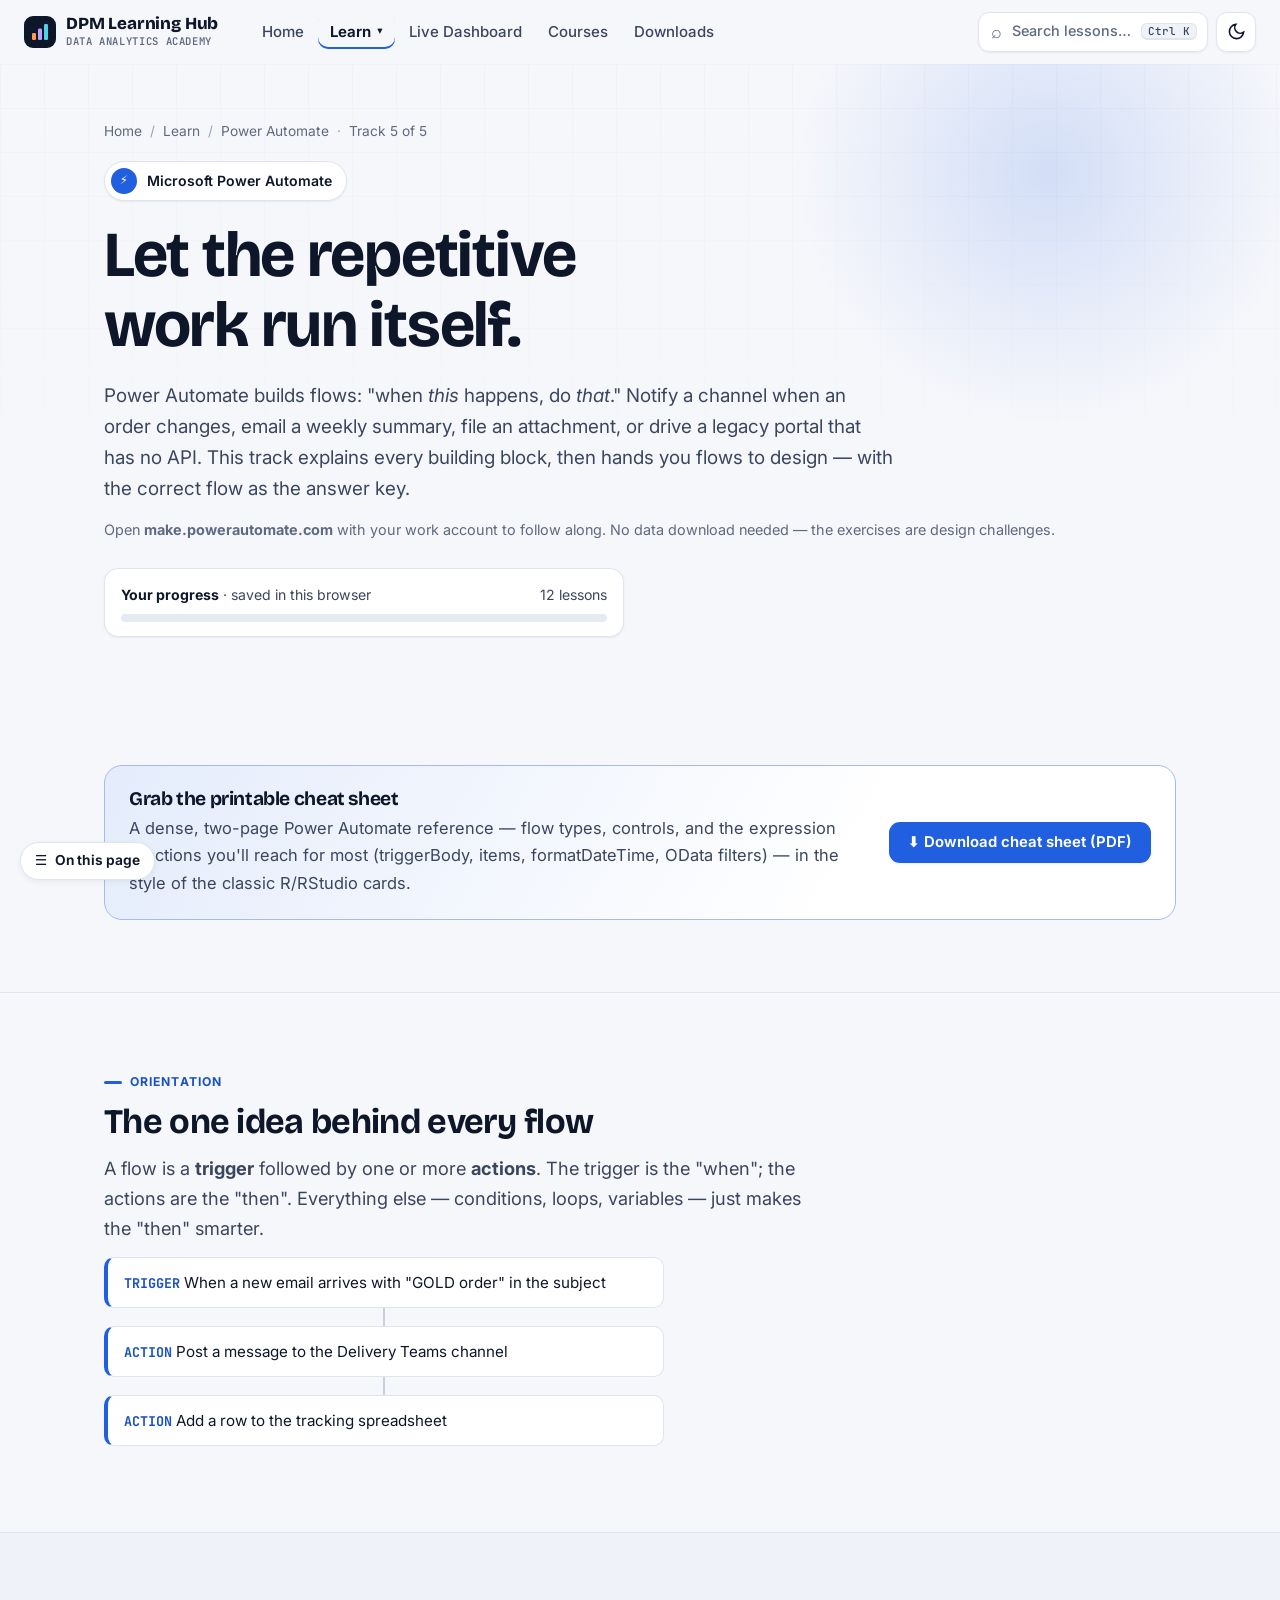
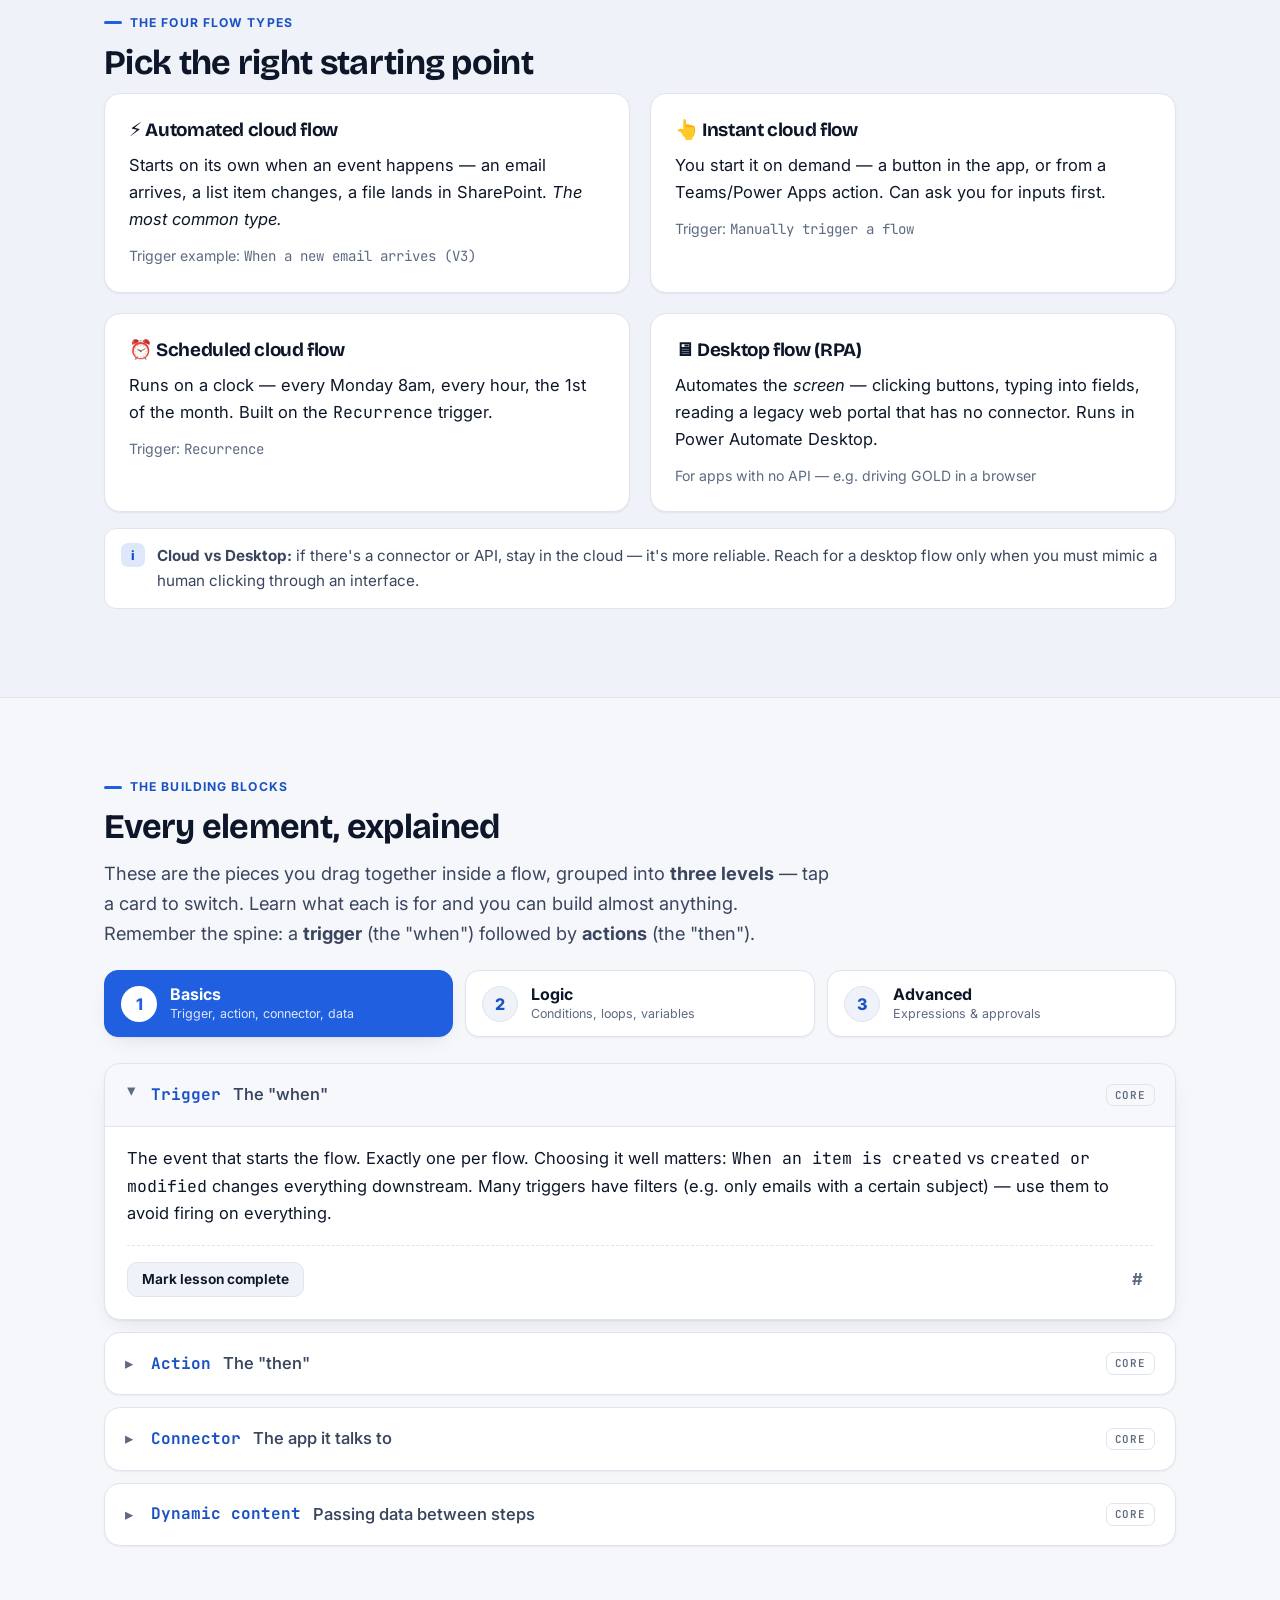
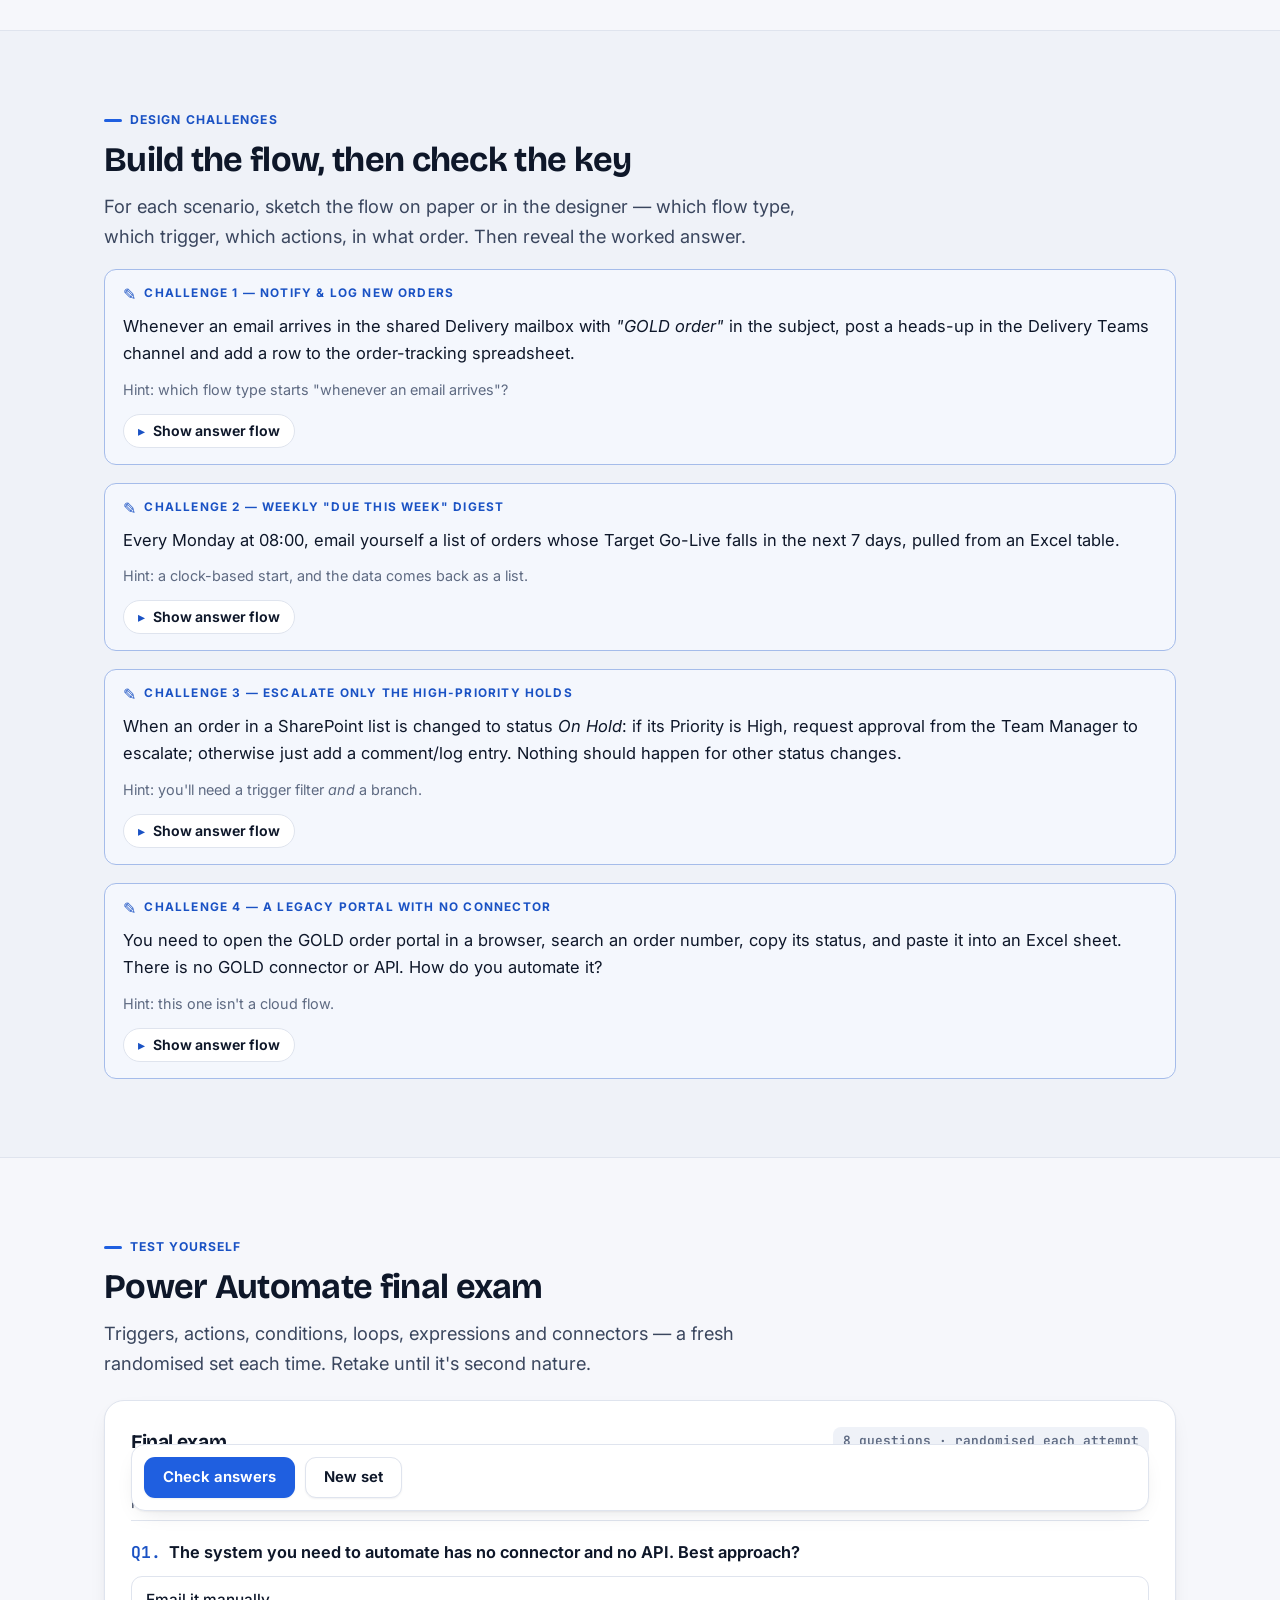
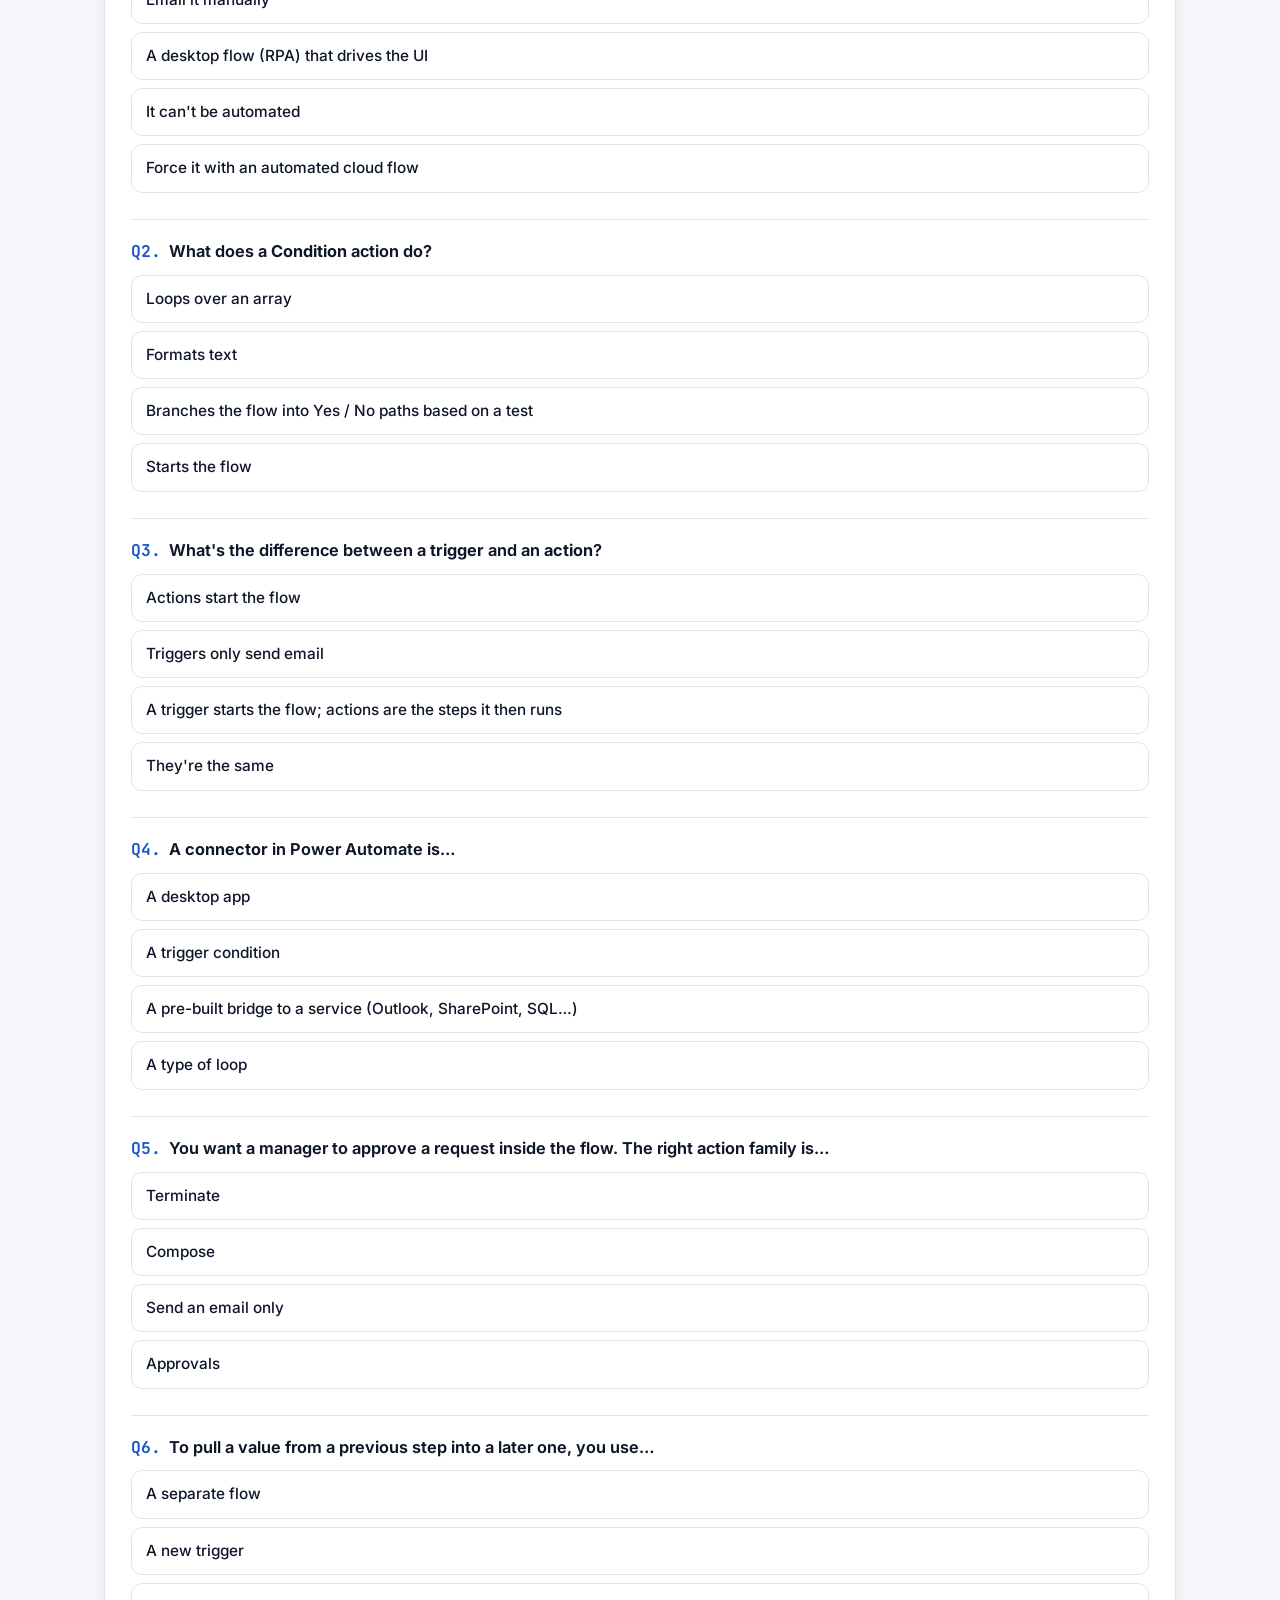
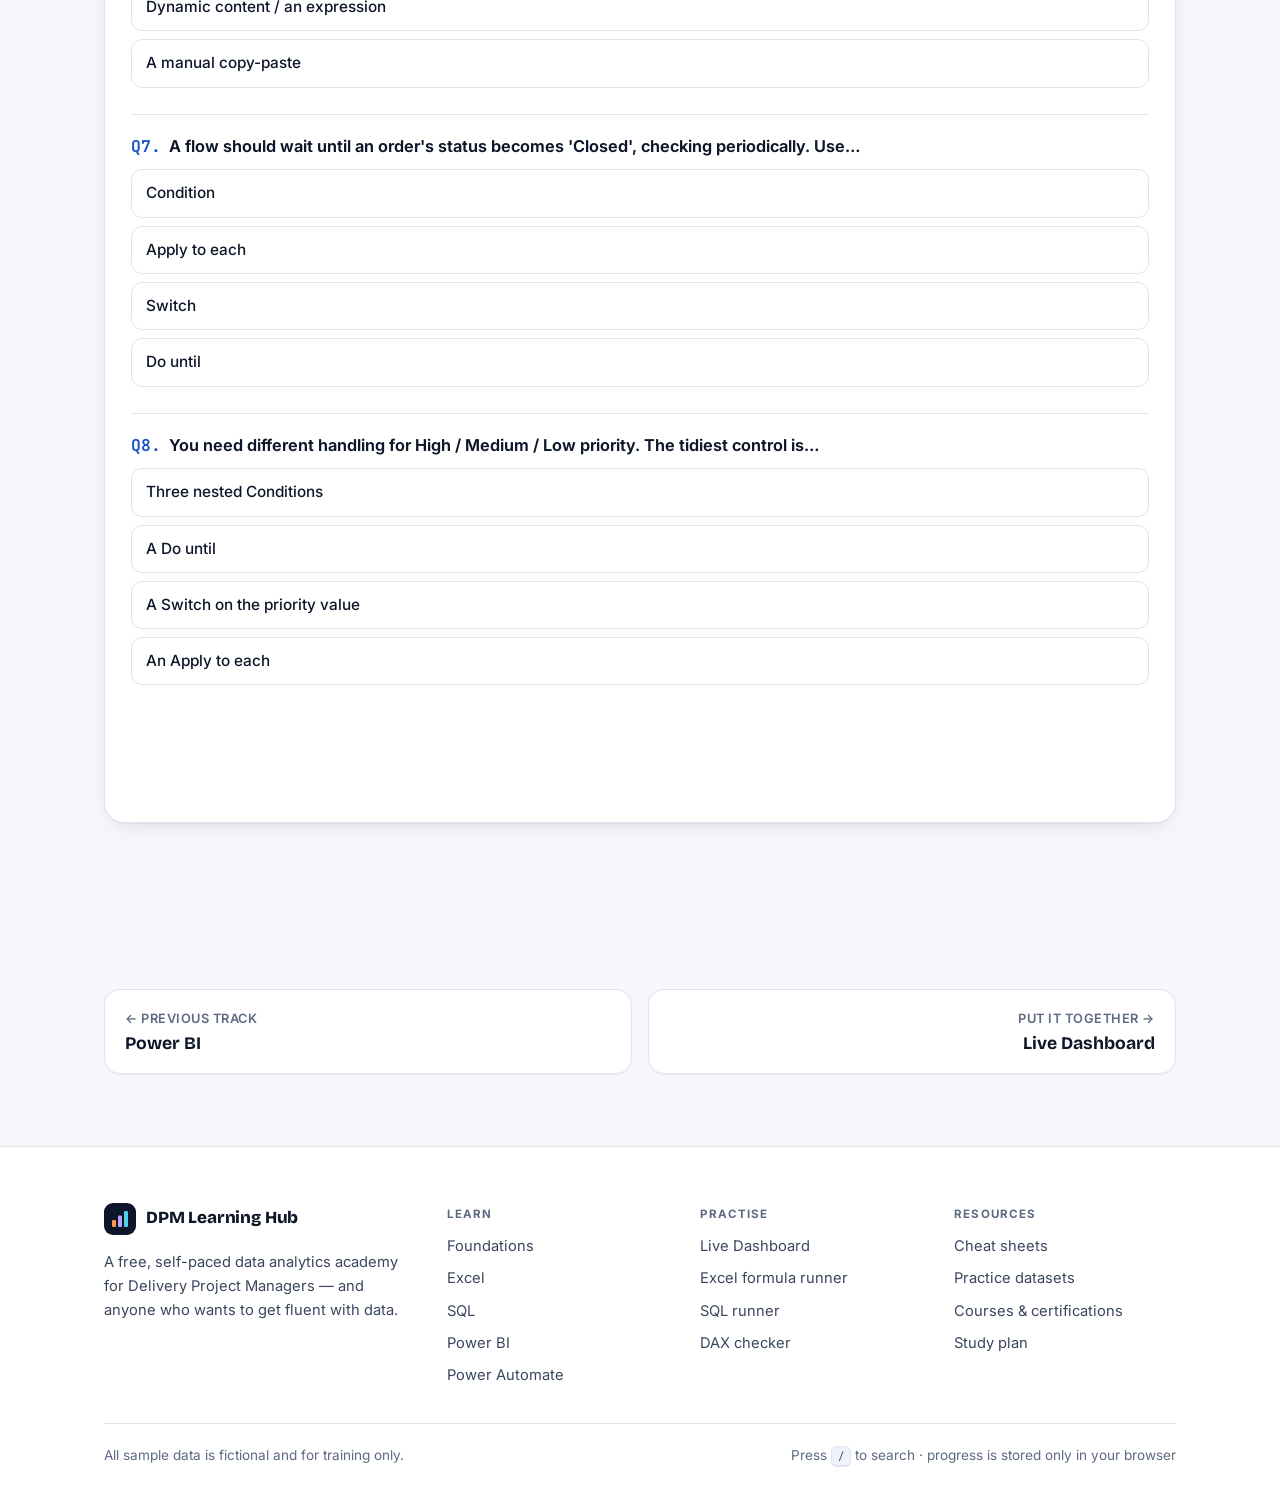
<file: powerautomate.html>
<!DOCTYPE html>
<html lang="en">
<head>
<meta charset="UTF-8">
<meta name="viewport" content="width=device-width, initial-scale=1.0">
<!-- shell:head -->
<title>Power Automate — DPM Learning Hub</title>
<meta name="description" content="Automate reports, alerts &amp; approvals.">
<meta name="theme-color" content="#0E1729">
<meta property="og:title" content="Power Automate — DPM Learning Hub">
<meta property="og:description" content="Automate reports, alerts &amp; approvals.">
<link rel="icon" href="data:image/svg+xml,%3Csvg xmlns='http://www.w3.org/2000/svg' viewBox='0 0 32 32'%3E%3Crect width='32' height='32' rx='8' fill='%230E1729'/%3E%3Crect x='7' y='17' width='4' height='8' rx='1.5' fill='%23FF9A4D'/%3E%3Crect x='14' y='11' width='4' height='14' rx='1.5' fill='%23B9A0FF'/%3E%3Crect x='21' y='6' width='4' height='19' rx='1.5' fill='%234FD1EA'/%3E%3C/svg%3E">
<script>(function(){try{var m=JSON.parse(localStorage.getItem('dpm-mode'));if(m)document.documentElement.setAttribute('data-mode',m);}catch(e){}})();</script>
<link rel="preconnect" href="https://fonts.googleapis.com">
<link rel="preconnect" href="https://fonts.gstatic.com" crossorigin>
<link href="https://fonts.googleapis.com/css2?family=Bricolage+Grotesque:opsz,wght@12..96,600;12..96,700;12..96,800&family=Inter:wght@400;500;600;700;800&family=JetBrains+Mono:wght@500;600;700&display=swap" rel="stylesheet">
<link rel="stylesheet" href="assets/css/styles.css">
<!-- /shell:head -->
</head>
<body data-theme="flow" data-track="flow">
<!-- shell:header -->
<a class="skip" href="#main">Skip to content</a>
<div class="scrollbar" aria-hidden="true"></div>
<header class="site-header"><div class="wrap">
  <a class="brand" href="index.html" aria-label="DPM Learning Hub — home"><span class="brand-mark"><svg viewBox="0 0 20 20" aria-hidden="true"><rect x="2" y="11" width="4" height="7" rx="1.3" fill="#FF9A4D"/><rect x="8" y="6.5" width="4" height="11.5" rx="1.3" fill="#B9A0FF"/><rect x="14" y="2" width="4" height="16" rx="1.3" fill="#4FD1EA"/></svg></span><span>DPM Learning Hub<small>Data analytics academy</small></span></a>
  <nav class="main-nav" aria-label="Main">
    <a href="index.html">Home</a>
    <div class="menu">
      <button class="menu-trigger current" aria-expanded="false" aria-haspopup="true">Learn <span class="chev" aria-hidden="true">▾</span></button>
      <div class="mega"><a href="data-foundations.html"><span class="tdot" style="--c:var(--c-data)" aria-hidden="true">DB</span><span><b>01 · Foundations</b><span class="d">Tables, keys, schemas & OLAP — the groundwork</span></span></a><a href="excel.html"><span class="tdot" style="--c:var(--c-excel)" aria-hidden="true">XL</span><span><b>02 · Excel</b><span class="d">Formulas, lookups, PivotTables & Power Query</span></span></a><a href="sql.html"><span class="tdot" style="--c:var(--c-sql)" aria-hidden="true">SQL</span><span><b>03 · SQL</b><span class="d">Query real data live in your browser</span></span></a><a href="powerbi.html"><span class="tdot powerbi" style="--c:var(--c-powerbi)" aria-hidden="true">BI</span><span><b>04 · Power BI</b><span class="d">Model, write DAX and build dashboards</span></span></a><a href="powerautomate.html" aria-current="page"><span class="tdot" style="--c:var(--c-flow)" aria-hidden="true">PA</span><span><b>05 · Power Automate</b><span class="d">Automate reports, alerts & approvals</span></span></a>
        <div class="mega-foot"><a href="index.html#path">See the recommended path →</a><a href="downloads.html">Cheat sheets &amp; datasets →</a></div>
      </div>
    </div>
    <a href="dashboard.html">Live Dashboard</a>
    <a href="courses.html">Courses</a>
    <a href="downloads.html">Downloads</a>
  </nav>
  <div class="header-tools">
    <button class="search-btn" type="button" data-search-open aria-label="Search the hub"><span class="s-icon" aria-hidden="true">⌕</span><span class="s-label">Search lessons…</span><kbd><span class="kbd-mod">Ctrl</span> K</kbd></button>
    <button class="icon-btn" type="button" data-mode-toggle aria-label="Toggle dark mode"><svg class="mode-ic-light" viewBox="0 0 24 24" fill="none" stroke="currentColor" stroke-width="2" stroke-linecap="round" aria-hidden="true"><path d="M21 12.8A9 9 0 1 1 11.2 3a7 7 0 0 0 9.8 9.8z"/></svg><svg class="mode-ic-dark" viewBox="0 0 24 24" fill="none" stroke="currentColor" stroke-width="2" stroke-linecap="round" aria-hidden="true"><circle cx="12" cy="12" r="4"/><path d="M12 2v2M12 20v2M4.9 4.9l1.4 1.4M17.7 17.7l1.4 1.4M2 12h2M20 12h2M4.9 19.1l1.4-1.4M17.7 6.3l1.4-1.4"/></svg></button>
    <button class="icon-btn drawer-btn" type="button" data-drawer-toggle aria-expanded="false" aria-controls="site-drawer" aria-label="Open menu">☰</button>
  </div>
</div></header>
<div class="drawer" id="site-drawer">
  <div class="drawer-backdrop" data-drawer-close></div>
  <div class="drawer-panel" role="dialog" aria-label="Menu">
    <div class="drawer-top"><a class="brand" href="index.html"><span class="brand-mark"><svg viewBox="0 0 20 20" aria-hidden="true"><rect x="2" y="11" width="4" height="7" rx="1.3" fill="#FF9A4D"/><rect x="8" y="6.5" width="4" height="11.5" rx="1.3" fill="#B9A0FF"/><rect x="14" y="2" width="4" height="16" rx="1.3" fill="#4FD1EA"/></svg></span>DPM Learning Hub</a><button class="icon-btn" type="button" data-drawer-close aria-label="Close menu">✕</button></div>
    <button class="search-btn" type="button" data-search-open style="width:100%"><span class="s-icon" aria-hidden="true">⌕</span>Search lessons…</button>
    <h4>Start</h4>
    <a class="d-link" href="index.html">Home</a>
    <a class="d-link" href="dashboard.html">Live Dashboard</a>
    <h4>Learning tracks</h4>
    <a class="d-link" href="data-foundations.html"><span class="tdot" style="--c:var(--c-data)" aria-hidden="true">DB</span>Foundations</a><a class="d-link" href="excel.html"><span class="tdot" style="--c:var(--c-excel)" aria-hidden="true">XL</span>Excel</a><a class="d-link" href="sql.html"><span class="tdot" style="--c:var(--c-sql)" aria-hidden="true">SQL</span>SQL</a><a class="d-link" href="powerbi.html"><span class="tdot powerbi" style="--c:var(--c-powerbi)" aria-hidden="true">BI</span>Power BI</a><a class="d-link" href="powerautomate.html" aria-current="page"><span class="tdot" style="--c:var(--c-flow)" aria-hidden="true">PA</span>Power Automate</a>
    <h4>Resources</h4>
    <a class="d-link" href="courses.html">Courses &amp; certifications</a>
    <a class="d-link" href="downloads.html">Downloads</a>
  </div>
</div>
<!-- /shell:header -->
<main id="main">

<header class="hero"><div class="wrap">
  <!-- shell:crumbs --><nav class="crumbs" aria-label="Breadcrumb"><a href="index.html">Home</a><span class="sep">/</span><a href="index.html#tracks">Learn</a><span class="sep">/</span><span aria-current="page">Power Automate</span><span class="sep">·</span><span>Track 5 of 5</span></nav><!-- /shell:crumbs -->
  <span class="tool-badge"><span class="glyph">⚡</span> Microsoft Power Automate</span>
  <h1>Let the repetitive<br>work run itself.</h1>
  <p class="lead">Power Automate builds flows: "when <em>this</em> happens, do <em>that</em>." Notify a channel when an order changes, email a weekly summary, file an attachment, or drive a legacy portal that has no API. This track explains every building block, then hands you flows to design — with the correct flow as the answer key.</p>
  <p class="hint" style="color:var(--muted);font-size:.9rem;margin-top:14px">Open <strong>make.powerautomate.com</strong> with your work account to follow along. No data download needed — the exercises are design challenges.</p>
<!-- shell:progress -->
  <div class="track-progress" data-progress="flow" hidden>
    <div class="tp-row"><span><b>Your progress</b> · saved in this browser</span><span class="pbar-txt"></span></div>
    <div class="pbar"><span class="pbar-fill"></span></div>
    <p data-exam-best="flow" hidden></p>
  </div>
<!-- /shell:progress -->
</div></header>

<!-- DOWNLOAD -->
<section><div class="wrap">
  <div class="callout">
    <div style="flex:1 1 340px">
      <h3 style="margin:0 0 .3em">Grab the printable cheat sheet</h3>
      <p style="margin:0;color:var(--ink-soft)">A dense, two-page Power Automate reference — flow types, controls, and the expression functions you'll reach for most (triggerBody, items, formatDateTime, OData filters) — in the style of the classic R/RStudio cards.</p>
    </div>
    <a class="btn" href="assets/docs/Power-Automate-Cheat-Sheet.pdf" download>⬇ Download cheat sheet (PDF)</a>
  </div>
</div></section>

<!-- WHAT IS IT -->
<section id="orientation"><div class="wrap">
  <span class="eyebrow">Orientation</span>
  <h2>The one idea behind every flow</h2>
  <p class="lead">A flow is a <strong>trigger</strong> followed by one or more <strong>actions</strong>. The trigger is the "when"; the actions are the "then". Everything else — conditions, loops, variables — just makes the "then" smarter.</p>
  <div class="flow" style="max-width:560px">
    <div class="step"><b>TRIGGER</b> When a new email arrives with "GOLD order" in the subject</div><div class="conn"></div>
    <div class="step"><b>ACTION</b> Post a message to the Delivery Teams channel</div><div class="conn"></div>
    <div class="step"><b>ACTION</b> Add a row to the tracking spreadsheet</div>
  </div>
</div></section>

<!-- FLOW TYPES -->
<section style="background:var(--surface-2)" id="the-four-flow-types"><div class="wrap">
  <span class="eyebrow">The four flow types</span>
  <h2>Pick the right starting point</h2>
  <div class="grid cols-2">
    <div class="card"><h3>⚡ Automated cloud flow</h3><p>Starts on its own when an event happens — an email arrives, a list item changes, a file lands in SharePoint. <em>The most common type.</em></p><p class="hint" style="color:var(--muted);font-size:.88rem">Trigger example: <span class="mono">When a new email arrives (V3)</span></p></div>
    <div class="card"><h3>👆 Instant cloud flow</h3><p>You start it on demand — a button in the app, or from a Teams/Power Apps action. Can ask you for inputs first.</p><p class="hint" style="color:var(--muted);font-size:.88rem">Trigger: <span class="mono">Manually trigger a flow</span></p></div>
    <div class="card"><h3>⏰ Scheduled cloud flow</h3><p>Runs on a clock — every Monday 8am, every hour, the 1st of the month. Built on the <span class="mono">Recurrence</span> trigger.</p><p class="hint" style="color:var(--muted);font-size:.88rem">Trigger: <span class="mono">Recurrence</span></p></div>
    <div class="card"><h3>🖥 Desktop flow (RPA)</h3><p>Automates the <em>screen</em> — clicking buttons, typing into fields, reading a legacy web portal that has no connector. Runs in Power Automate Desktop.</p><p class="hint" style="color:var(--muted);font-size:.88rem">For apps with no API — e.g. driving GOLD in a browser</p></div>
  </div>
  <div class="note"><span class="ic">i</span><div><strong>Cloud vs Desktop:</strong> if there's a connector or API, stay in the cloud — it's more reliable. Reach for a desktop flow only when you must mimic a human clicking through an interface.</div></div>
</div></section>

<!-- ELEMENTS -->
<section id="the-building-blocks"><div class="wrap">
  <span class="eyebrow">The building blocks</span>
  <h2>Every element, explained</h2>
  <p class="lead">These are the pieces you drag together inside a flow, grouped into <strong>three levels</strong> — tap a card to switch. Learn what each is for and you can build almost anything. Remember the spine: a <strong>trigger</strong> (the "when") followed by <strong>actions</strong> (the "then").</p>

  <div class="tiers" data-tiers="f" role="tablist">
    <button class="tier-btn" data-tier="basic" aria-selected="true" role="tab"><span class="lvl">1</span><span class="tier-txt"><b>Basics</b><small>Trigger, action, connector, data</small></span></button>
    <button class="tier-btn" data-tier="logic" aria-selected="false" role="tab"><span class="lvl">2</span><span class="tier-txt"><b>Logic</b><small>Conditions, loops, variables</small></span></button>
    <button class="tier-btn" data-tier="adv" aria-selected="false" role="tab"><span class="lvl">3</span><span class="tier-txt"><b>Advanced</b><small>Expressions &amp; approvals</small></span></button>
  </div>

  <div data-tier-panel="f" data-tier="basic" class="tier-panel active">

  <details id="pa-trigger" class="lesson" open><summary><span class="caret">▸</span><span class="fn">Trigger</span> The "when" <span class="tag">Core</span></summary>
  <div class="body"><p>The event that starts the flow. Exactly one per flow. Choosing it well matters: <span class="mono">When an item is created</span> vs <span class="mono">created or modified</span> changes everything downstream. Many triggers have filters (e.g. only emails with a certain subject) — use them to avoid firing on everything.</p></div></details>

  <details id="pa-action" class="lesson"><summary><span class="caret">▸</span><span class="fn">Action</span> The "then" <span class="tag">Core</span></summary>
  <div class="body"><p>A single step the flow performs: send an email, create a file, post to Teams, add a spreadsheet row, call an API. Actions run top to bottom; each can use outputs from the steps above it.</p></div></details>

  <details id="pa-connector" class="lesson"><summary><span class="caret">▸</span><span class="fn">Connector</span> The app it talks to <span class="tag">Core</span></summary>
  <div class="body"><p>A bundle of triggers and actions for one service — Outlook, Teams, SharePoint, Excel Online, Planner, Approvals, Dataverse. Hundreds exist. <em>Premium</em> connectors (e.g. HTTP, SQL, custom) need the right licence.</p></div></details>

  <details id="pa-dynamic-content" class="lesson"><summary><span class="caret">▸</span><span class="fn">Dynamic content</span> Passing data between steps <span class="tag">Core</span></summary>
  <div class="body"><p>The output of one step, dropped into a later one — the email's subject, the new item's ID, the file name. This is the wiring that makes a flow more than a list of unrelated actions.</p>
  <div class="note"><span class="ic">i</span><div>If the dynamic value you need isn't offered, it's usually because the step that produces it is <em>below</em> the one you're editing, or inside a different branch.</div></div></div></details>

  </div>

  <div data-tier-panel="f" data-tier="logic" class="tier-panel">

  <details id="pa-condition" class="lesson" open><summary><span class="caret">▸</span><span class="fn">Condition</span> If / else <span class="tag">Logic</span></summary>
  <div class="body"><p>Splits the flow into a <strong>Yes</strong> branch and a <strong>No</strong> branch based on a test (Priority is equal to "High"). Put the steps for each outcome in the matching branch.</p>
  <div class="code"><button class="copy">Copy</button><span class="code-text">Condition:  Priority   is equal to   High
   ├─ If yes →  send the manager an alert
   └─ If no  →  just add a log row</span></div></div></details>

  <details id="pa-switch" class="lesson"><summary><span class="caret">▸</span><span class="fn">Switch</span> Many branches at once <span class="tag">Logic</span></summary>
  <div class="body"><p>Like a Condition but for several known values — branch on Status = Delivered / In Progress / On Hold, each with its own steps, plus a default. Cleaner than nesting many Conditions.</p></div></details>

  <details id="pa-apply-to-each" class="lesson"><summary><span class="caret">▸</span><span class="fn">Apply to each</span> Loop over a list <span class="tag">Logic</span></summary>
  <div class="body"><p>When a step returns <em>multiple</em> items (rows from Excel, emails, list items), <strong>Apply to each</strong> runs its inner actions once per item. Power Automate often adds it for you the moment you use an array output.</p>
  <div class="note warn"><span class="ic">!</span><div>Loops can be slow over big lists. Filter the data <em>before</em> the loop, and turn on concurrency in the loop's settings when order doesn't matter.</div></div></div></details>

  <details id="pa-do-until" class="lesson"><summary><span class="caret">▸</span><span class="fn">Do until</span> Loop until true <span class="tag">Logic</span></summary>
  <div class="body"><p>Repeats until a condition is met (e.g. keep polling a status until it reads "Complete"). Always set a sensible count/timeout limit so it can't run forever.</p></div></details>

  <details id="pa-variables" class="lesson"><summary><span class="caret">▸</span><span class="fn">Variables</span> Remember a value <span class="tag">Logic</span></summary>
  <div class="body"><p>Initialise a variable once (at the top), then Set / Increment / Append to it as the flow runs — a running total, a counter, or a built-up HTML string.</p>
  <div class="code"><button class="copy">Copy</button><span class="code-text">Initialize variable   →  name: TotalRevenue,  type: Float,  value: 0
   (inside Apply to each)
Increment variable    →  TotalRevenue  by  items('Apply_to_each')?['Revenue']</span></div></div></details>

  <details id="pa-scope-parallel-branch" class="lesson"><summary><span class="caret">▸</span><span class="fn">Scope &amp; parallel branch</span> Group and split <span class="tag">Logic</span></summary>
  <div class="body"><p><strong>Scope</strong> groups several actions into one block — useful for a single "try" you can wrap error handling around (set the next Scope to run only <em>if the previous failed</em>). A <strong>parallel branch</strong> runs two paths at the same time.</p></div></details>

  </div>

  <div data-tier-panel="f" data-tier="adv" class="tier-panel">

  <details id="pa-expressions" class="lesson" open><summary><span class="caret">▸</span><span class="fn">Expressions</span> Functions for the tricky bits <span class="tag">Advanced</span></summary>
  <div class="body"><p>When dynamic content isn't enough, write an expression in the formula box. Common ones:</p>
  <div class="code"><button class="copy">Copy</button><span class="code-text">utcNow()                          // current timestamp
formatDateTime(utcNow(),'dd/MM/yyyy')
addDays(utcNow(), 7)              // a week from now
concat('Order ', triggerBody()?['Subject'])
if(equals(item()?['Priority'],'High'), 'Escalate', 'Log')
length(body('List_rows')?['value'])   // how many rows came back</span></div></div></details>

  <details id="pa-approvals" class="lesson"><summary><span class="caret">▸</span><span class="fn">Approvals</span> Get a human yes/no <span class="tag">Action</span></summary>
  <div class="body"><p>The <strong>Start and wait for an approval</strong> action pauses the flow, emails an approver, and continues based on their response — perfect for sign-off on an escalation or a change window.</p></div></details>

  </div>
</div></section>

<!-- DESIGN CHALLENGES -->
<section style="background:var(--surface-2)" id="design-challenges"><div class="wrap">
  <span class="eyebrow">Design challenges</span>
  <h2>Build the flow, then check the key</h2>
  <p class="lead">For each scenario, sketch the flow on paper or in the designer — which flow type, which trigger, which actions, in what order. Then reveal the worked answer.</p>

  <div class="try"><p class="q">Challenge 1 — Notify &amp; log new orders</p>
    <p>Whenever an email arrives in the shared Delivery mailbox with <em>"GOLD order"</em> in the subject, post a heads-up in the Delivery Teams channel and add a row to the order-tracking spreadsheet.</p>
    <p class="hint">Hint: which flow type starts "whenever an email arrives"?</p>
    <details class="reveal"><summary>Show answer flow</summary><div class="ans">
      <p><strong>Automated cloud flow.</strong></p>
      <div class="flow">
        <div class="step"><b>TRIGGER · Outlook</b> When a new email arrives (V3) — folder: Delivery; Subject Filter: <span class="mono">GOLD order</span></div><div class="conn"></div>
        <div class="step"><b>ACTION · Teams</b> Post message in a chat or channel → channel "Delivery", message uses dynamic <em>From</em> and <em>Subject</em></div><div class="conn"></div>
        <div class="step"><b>ACTION · Excel Online</b> Add a row into a table → map Subject, Received time, From</div>
      </div>
      <p>The subject filter on the trigger means the flow never fires on unrelated mail — cheaper and cleaner than a Condition after the fact.</p>
    </div></details>
  </div>

  <div class="try"><p class="q">Challenge 2 — Weekly "due this week" digest</p>
    <p>Every Monday at 08:00, email yourself a list of orders whose Target Go-Live falls in the next 7 days, pulled from an Excel table.</p>
    <p class="hint">Hint: a clock-based start, and the data comes back as a list.</p>
    <details class="reveal"><summary>Show answer flow</summary><div class="ans">
      <p><strong>Scheduled cloud flow.</strong></p>
      <div class="flow">
        <div class="step"><b>TRIGGER · Schedule</b> Recurrence → Weekly, Monday, 08:00</div><div class="conn"></div>
        <div class="step"><b>ACTION · Excel Online</b> List rows present in a table → with a Filter Query on Target Go-Live within the next 7 days</div><div class="conn"></div>
        <div class="step"><b>ACTION · Data ops</b> Create HTML table from the returned rows</div><div class="conn"></div>
        <div class="step"><b>ACTION · Outlook</b> Send an email (V2) → to yourself, body = the HTML table</div>
      </div>
      <p>Filtering in the <em>List rows</em> step (rather than looping and checking each) keeps it fast. <strong>Create HTML table</strong> turns the array into a tidy email without an Apply to each.</p>
    </div></details>
  </div>

  <div class="try"><p class="q">Challenge 3 — Escalate only the High-priority holds</p>
    <p>When an order in a SharePoint list is changed to status <em>On Hold</em>: if its Priority is High, request approval from the Team Manager to escalate; otherwise just add a comment/log entry. Nothing should happen for other status changes.</p>
    <p class="hint">Hint: you'll need a trigger filter <em>and</em> a branch.</p>
    <details class="reveal"><summary>Show answer flow</summary><div class="ans">
      <p><strong>Automated cloud flow</strong> with a trigger condition + a Condition control.</p>
      <div class="flow">
        <div class="step"><b>TRIGGER · SharePoint</b> When an item is created or modified → add a <em>trigger condition</em> so it only continues when Status = "On Hold"</div><div class="conn"></div>
        <div class="step"><b>CONDITION</b> Priority is equal to High</div>
      </div>
      <div class="code"><button class="copy">Copy</button><span class="code-text">If YES →  Start and wait for an approval  (approver: Team Manager)
          then  Update item  /  Send an email with the decision
If NO  →  Add a comment / append a row to the log table</span></div>
      <p>The <em>trigger condition</em> stops the flow from running on every edit; the Condition then routes by priority. Tip: also compare to the item's previous Status if you only want the moment it <em>becomes</em> On Hold.</p>
    </div></details>
  </div>

  <div class="try"><p class="q">Challenge 4 — A legacy portal with no connector</p>
    <p>You need to open the GOLD order portal in a browser, search an order number, copy its status, and paste it into an Excel sheet. There is no GOLD connector or API. How do you automate it?</p>
    <p class="hint">Hint: this one isn't a cloud flow.</p>
    <details class="reveal"><summary>Show answer flow</summary><div class="ans">
      <p><strong>Desktop flow (RPA)</strong> in Power Automate Desktop — it automates the screen itself.</p>
      <div class="flow">
        <div class="step"><b>UI</b> Launch / attach to the browser → navigate to the GOLD URL</div><div class="conn"></div>
        <div class="step"><b>UI</b> Populate text field with the order number → Press button (Search)</div><div class="conn"></div>
        <div class="step"><b>UI</b> Extract data / Get details of element → read the status text into a variable</div><div class="conn"></div>
        <div class="step"><b>Excel</b> Launch Excel → Write to cell → Save &amp; close</div>
      </div>
      <p>RPA is the right tool only because there's no API. It's more brittle than a cloud flow (a page redesign can break it), so add waits for elements to load and handle the "not found" case.</p>
    </div></details>
  </div>
</div></section>

<!-- EXAM -->
<section id="exam"><div class="wrap">
  <span class="eyebrow">Test yourself</span>
  <h2>Power Automate final exam</h2>
  <p class="lead">Triggers, actions, conditions, loops, expressions and connectors — a fresh randomised set each time. Retake until it's second nature.</p>
  <div class="exam" data-bank="flowBank" data-count="8"></div>
</div></section>

<script type="application/json" id="flowBank">
[
 {"q":"You want a flow that runs the first of every month. Which trigger?","opts":["Recurrence (scheduled)","When a new email arrives","Manually trigger a flow","When a file is created"],"correct":0,"why":"A clock-based schedule uses the Recurrence trigger — that's a scheduled cloud flow."},
 {"q":"A step returns 20 rows and you want to act on each one. Power Automate will use…","opts":["Apply to each","A Condition","A Switch","A Do until"],"correct":0,"why":"Feeding an array into an action wraps it in an Apply to each loop to process every item."},
 {"q":"The system you need to automate has no connector and no API. Best approach?","opts":["A desktop flow (RPA) that drives the UI","Force it with an automated cloud flow","It can't be automated","Email it manually"],"correct":0,"why":"With no API, Power Automate Desktop mimics a human clicking and typing — that's what RPA is for."},
 {"q":"You want a flow to run only when an email subject contains 'GOLD order'. Cleanest way?","opts":["Use the trigger's subject filter / trigger condition","Fire on every email, then a Condition decides","Use a Do until loop","Run it on a schedule"],"correct":0,"why":"Filtering at the trigger means the flow never runs on irrelevant emails — fewer runs, simpler flow."},
 {"q":"What's the difference between a <b>trigger</b> and an <b>action</b>?","opts":["A trigger starts the flow; actions are the steps it then runs","They're the same","Actions start the flow","Triggers only send email"],"correct":0,"why":"Every flow begins with exactly one trigger (the 'when'), followed by one or more actions (the 'do')."},
 {"q":"You need different handling for High / Medium / Low priority. The tidiest control is…","opts":["A Switch on the priority value","Three nested Conditions","A Do until","An Apply to each"],"correct":0,"why":"Switch branches cleanly on one value's cases — clearer than deeply nested Conditions."},
 {"q":"To pull a value from a previous step into a later one, you use…","opts":["Dynamic content / an expression","A manual copy-paste","A new trigger","A separate flow"],"correct":0,"why":"Dynamic content tokens (and expressions) reference outputs from earlier steps at run time."},
 {"q":"A flow should wait until an order's status becomes 'Closed', checking periodically. Use…","opts":["Do until","Apply to each","Condition","Switch"],"correct":0,"why":"Do until repeats until a condition is met — ideal for polling a status with a delay inside."},
 {"q":"You want a manager to approve a request inside the flow. The right action family is…","opts":["Approvals","Send an email only","Compose","Terminate"],"correct":0,"why":"The Approvals actions create an approve/reject task and pause the flow until a decision is returned."},
 {"q":"What does a <b>Condition</b> action do?","opts":["Branches the flow into Yes / No paths based on a test","Loops over an array","Starts the flow","Formats text"],"correct":0,"why":"A Condition evaluates a true/false expression and runs the matching branch."},
 {"q":"A <b>connector</b> in Power Automate is…","opts":["A pre-built bridge to a service (Outlook, SharePoint, SQL…)","A type of loop","A trigger condition","A desktop app"],"correct":0,"why":"Connectors package a service's triggers and actions so your flow can talk to it without code."},
 {"q":"Best practice to stop a flow part-way when something's wrong?","opts":["Use a Terminate action with a status","Delete the flow","Let it error out","Add more delays"],"correct":0,"why":"Terminate ends the run with an explicit Succeeded/Failed status, making outcomes clear in run history."}
]
</script>

<!-- shell:footer -->
<section class="pager-sec"><div class="wrap"><nav class="pager" aria-label="Tracks"><a class="prev" href="powerbi.html"><small>← Previous track</small><b>Power BI</b></a><a class="next" href="dashboard.html"><small>Put it together →</small><b>Live Dashboard</b></a></nav></div></section>
</main>
<div class="toc" data-toc hidden></div>
<button class="to-top" type="button" aria-label="Back to top">↑</button>
<footer class="site-footer"><div class="wrap">
  <div class="foot-grid">
    <div>
      <a class="brand" href="index.html"><span class="brand-mark"><svg viewBox="0 0 20 20" aria-hidden="true"><rect x="2" y="11" width="4" height="7" rx="1.3" fill="#FF9A4D"/><rect x="8" y="6.5" width="4" height="11.5" rx="1.3" fill="#B9A0FF"/><rect x="14" y="2" width="4" height="16" rx="1.3" fill="#4FD1EA"/></svg></span>DPM Learning Hub</a>
      <p style="max-width:40ch;margin-top:14px">A free, self-paced data analytics academy for Delivery Project Managers — and anyone who wants to get fluent with data.</p>
    </div>
    <div><h4>Learn</h4><ul><li><a href="data-foundations.html">Foundations</a></li><li><a href="excel.html">Excel</a></li><li><a href="sql.html">SQL</a></li><li><a href="powerbi.html">Power BI</a></li><li><a href="powerautomate.html">Power Automate</a></li></ul></div>
    <div><h4>Practise</h4><ul><li><a href="dashboard.html">Live Dashboard</a></li><li><a href="excel.html#runner">Excel formula runner</a></li><li><a href="sql.html#runner">SQL runner</a></li><li><a href="powerbi.html#runner">DAX checker</a></li></ul></div>
    <div><h4>Resources</h4><ul><li><a href="downloads.html">Cheat sheets</a></li><li><a href="downloads.html#sample-data">Practice datasets</a></li><li><a href="courses.html">Courses &amp; certifications</a></li><li><a href="index.html#plan">Study plan</a></li></ul></div>
  </div>
  <div class="foot-bottom"><span>All sample data is fictional and for training only.</span><span>Press <kbd>/</kbd> to search · progress is stored only in your browser</span></div>
</div></footer>
<!-- /shell:footer -->

<script src="assets/js/exam.js"></script>
<script src="assets/js/main.js"></script>
</body>
</html>
</file>
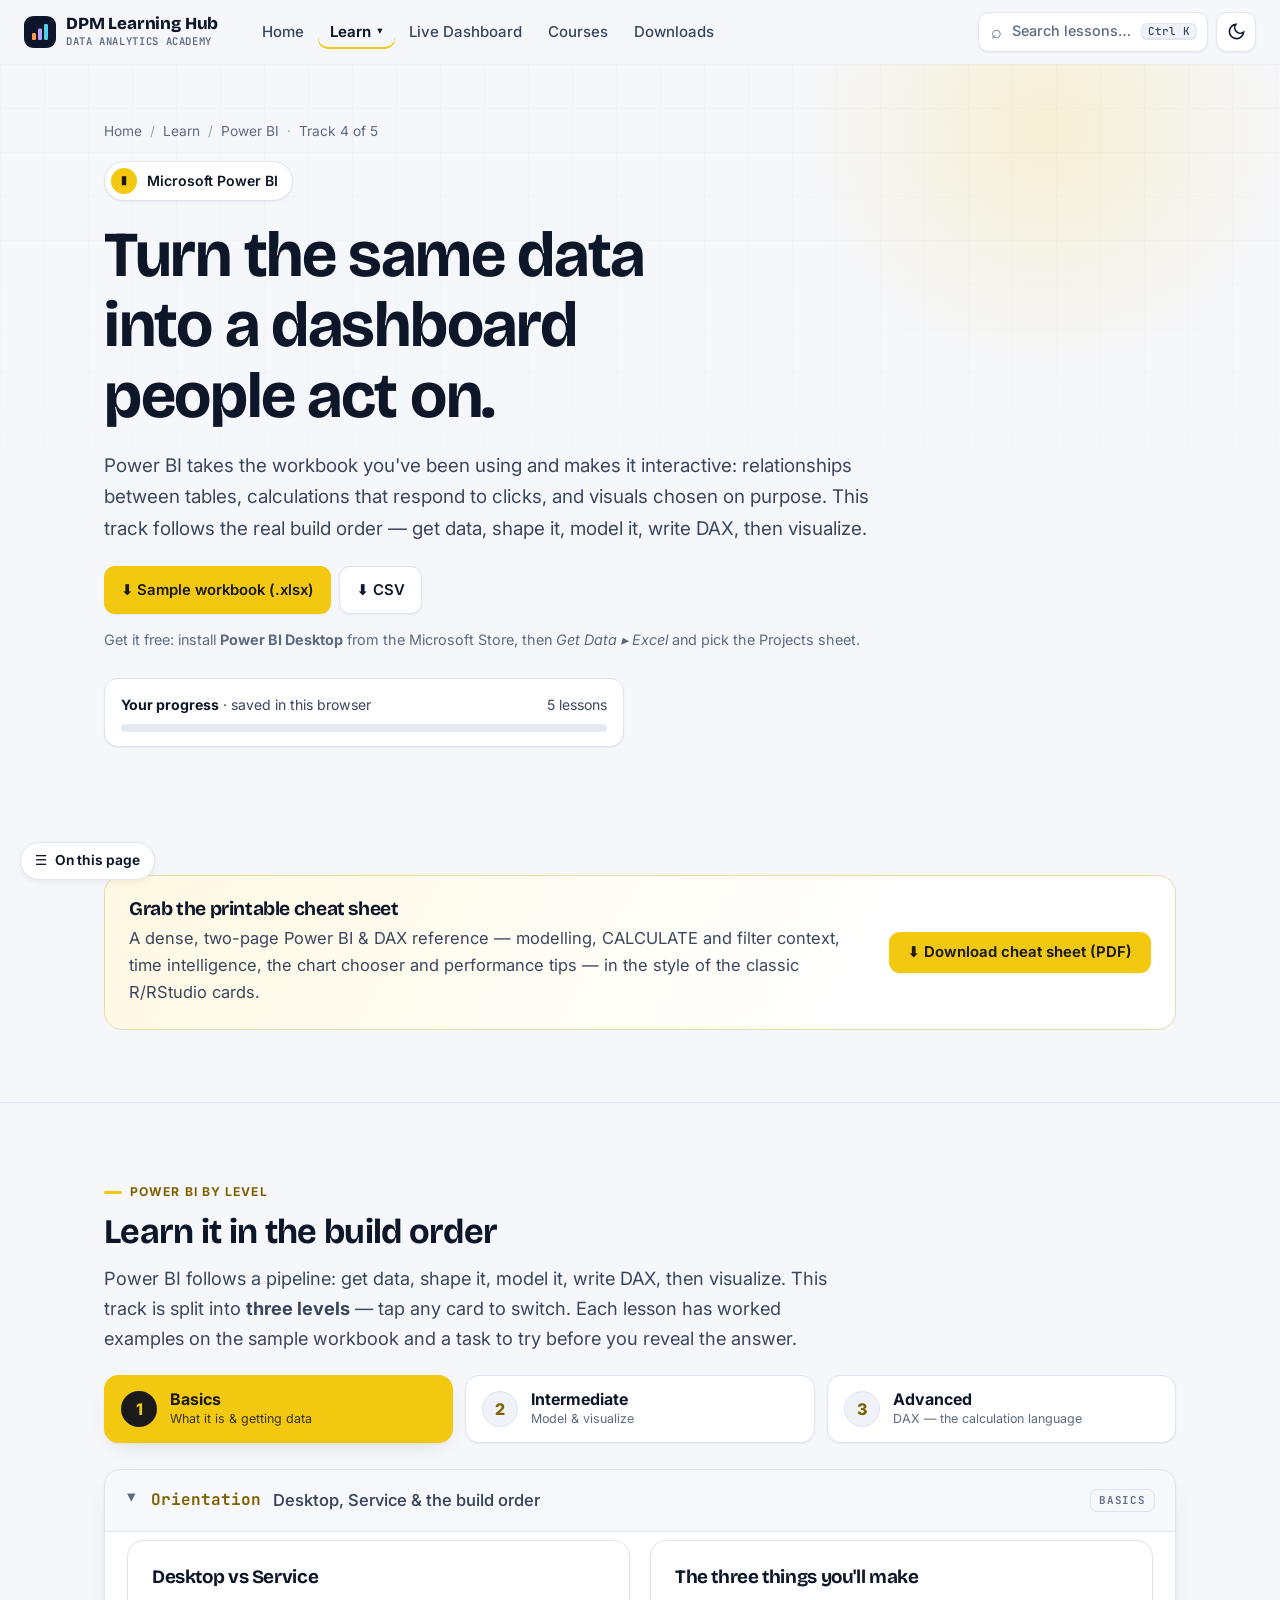
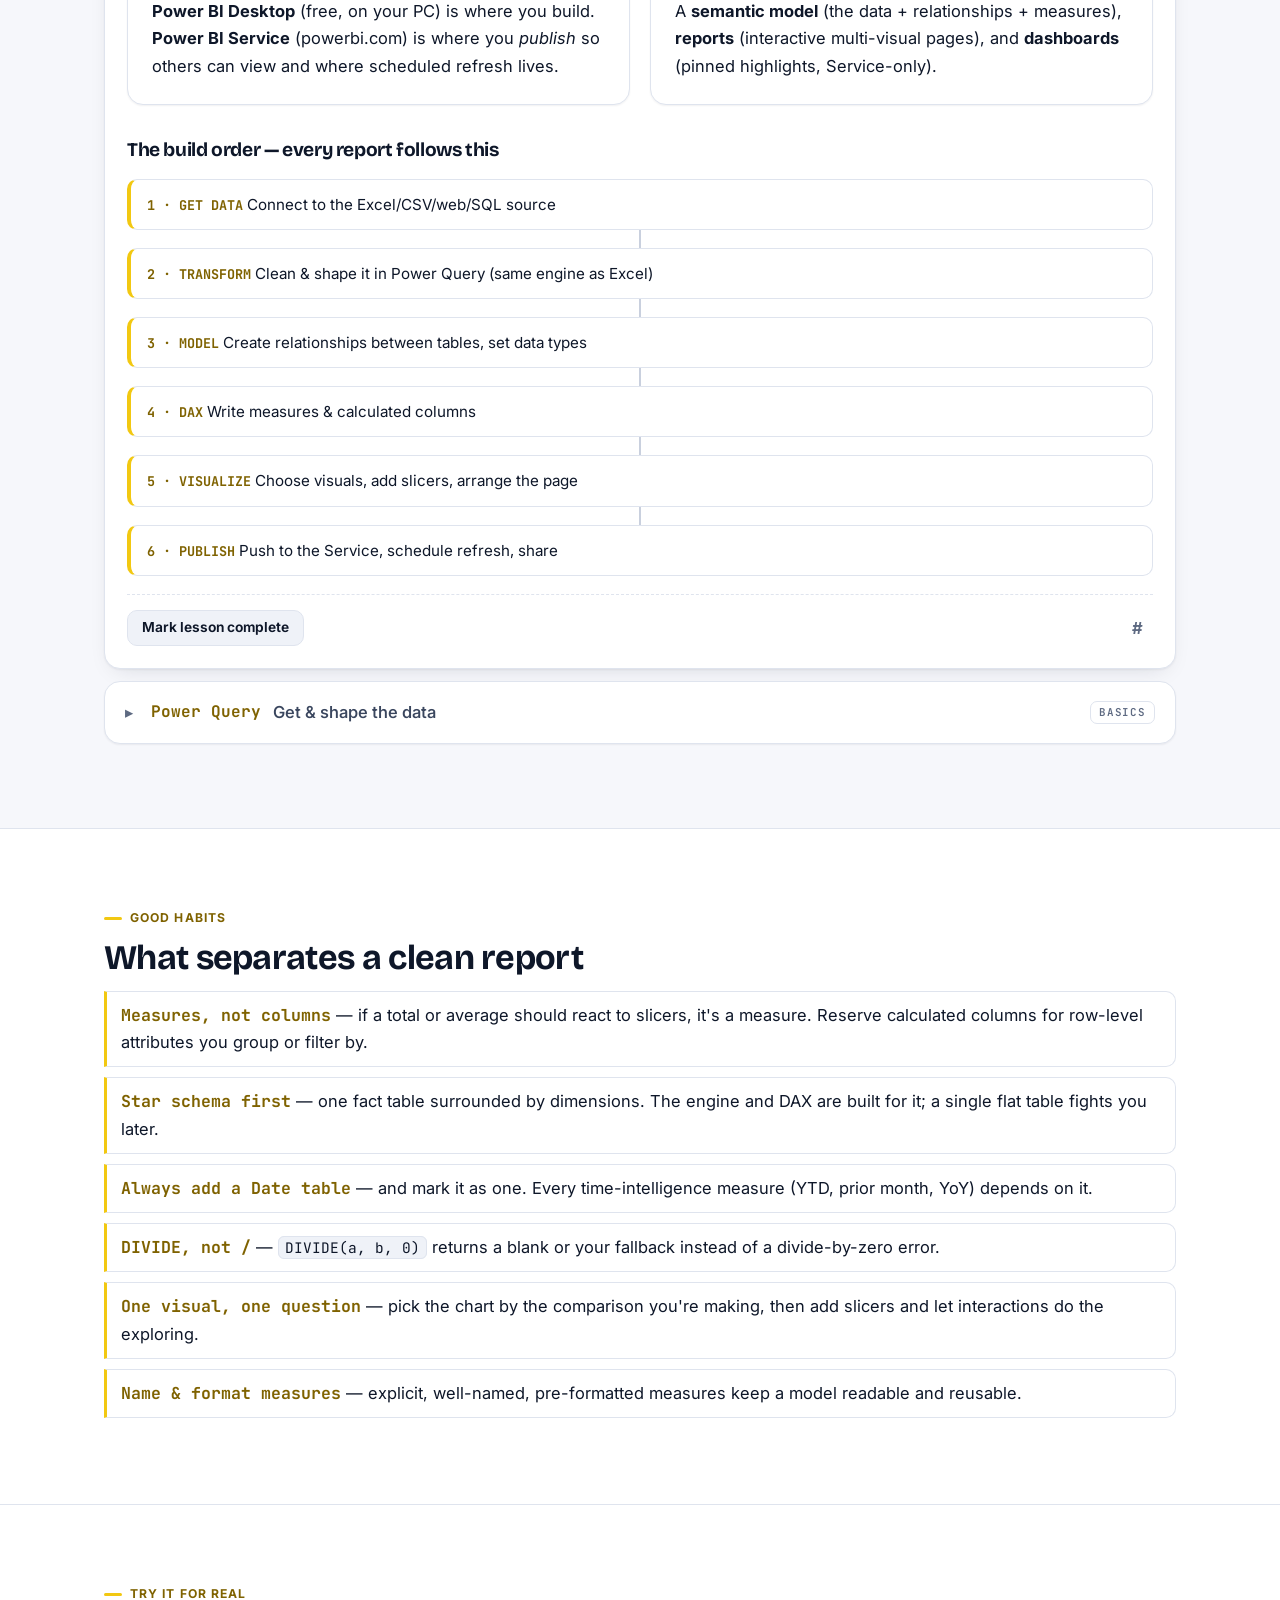
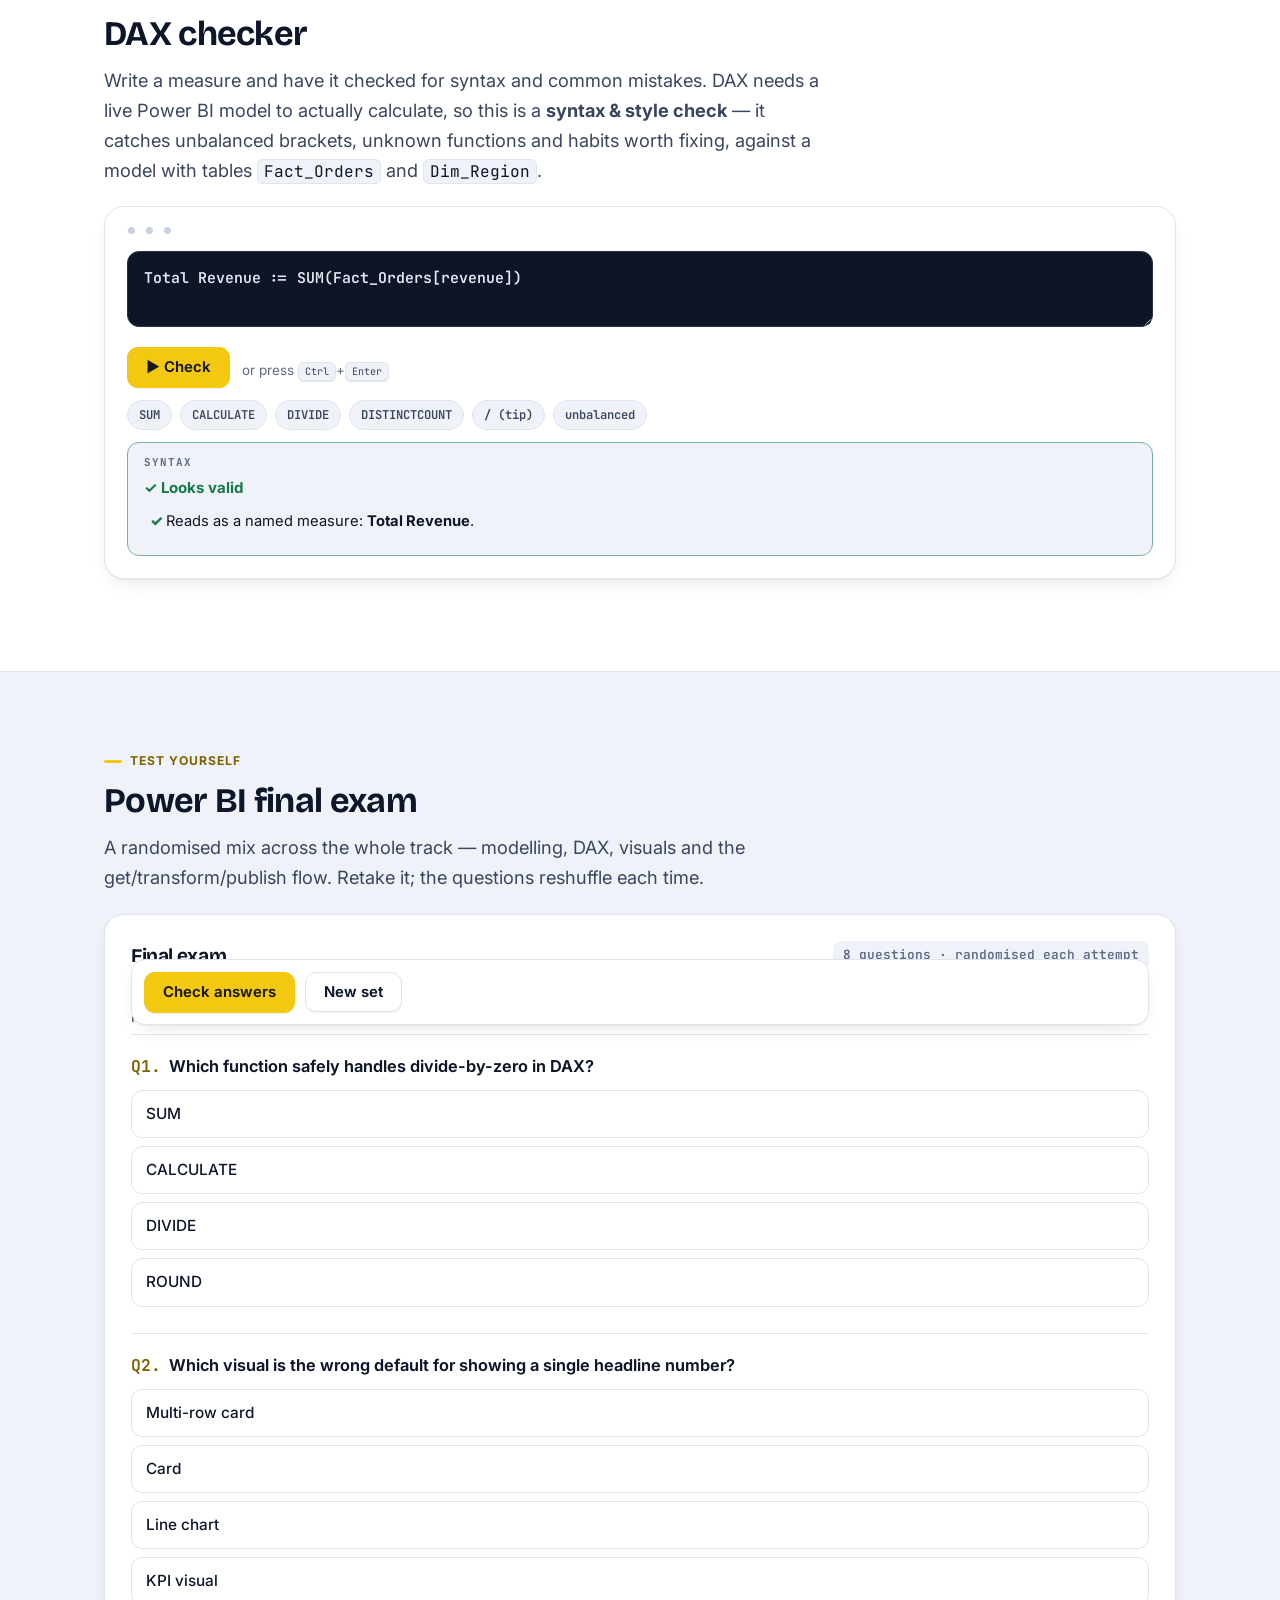
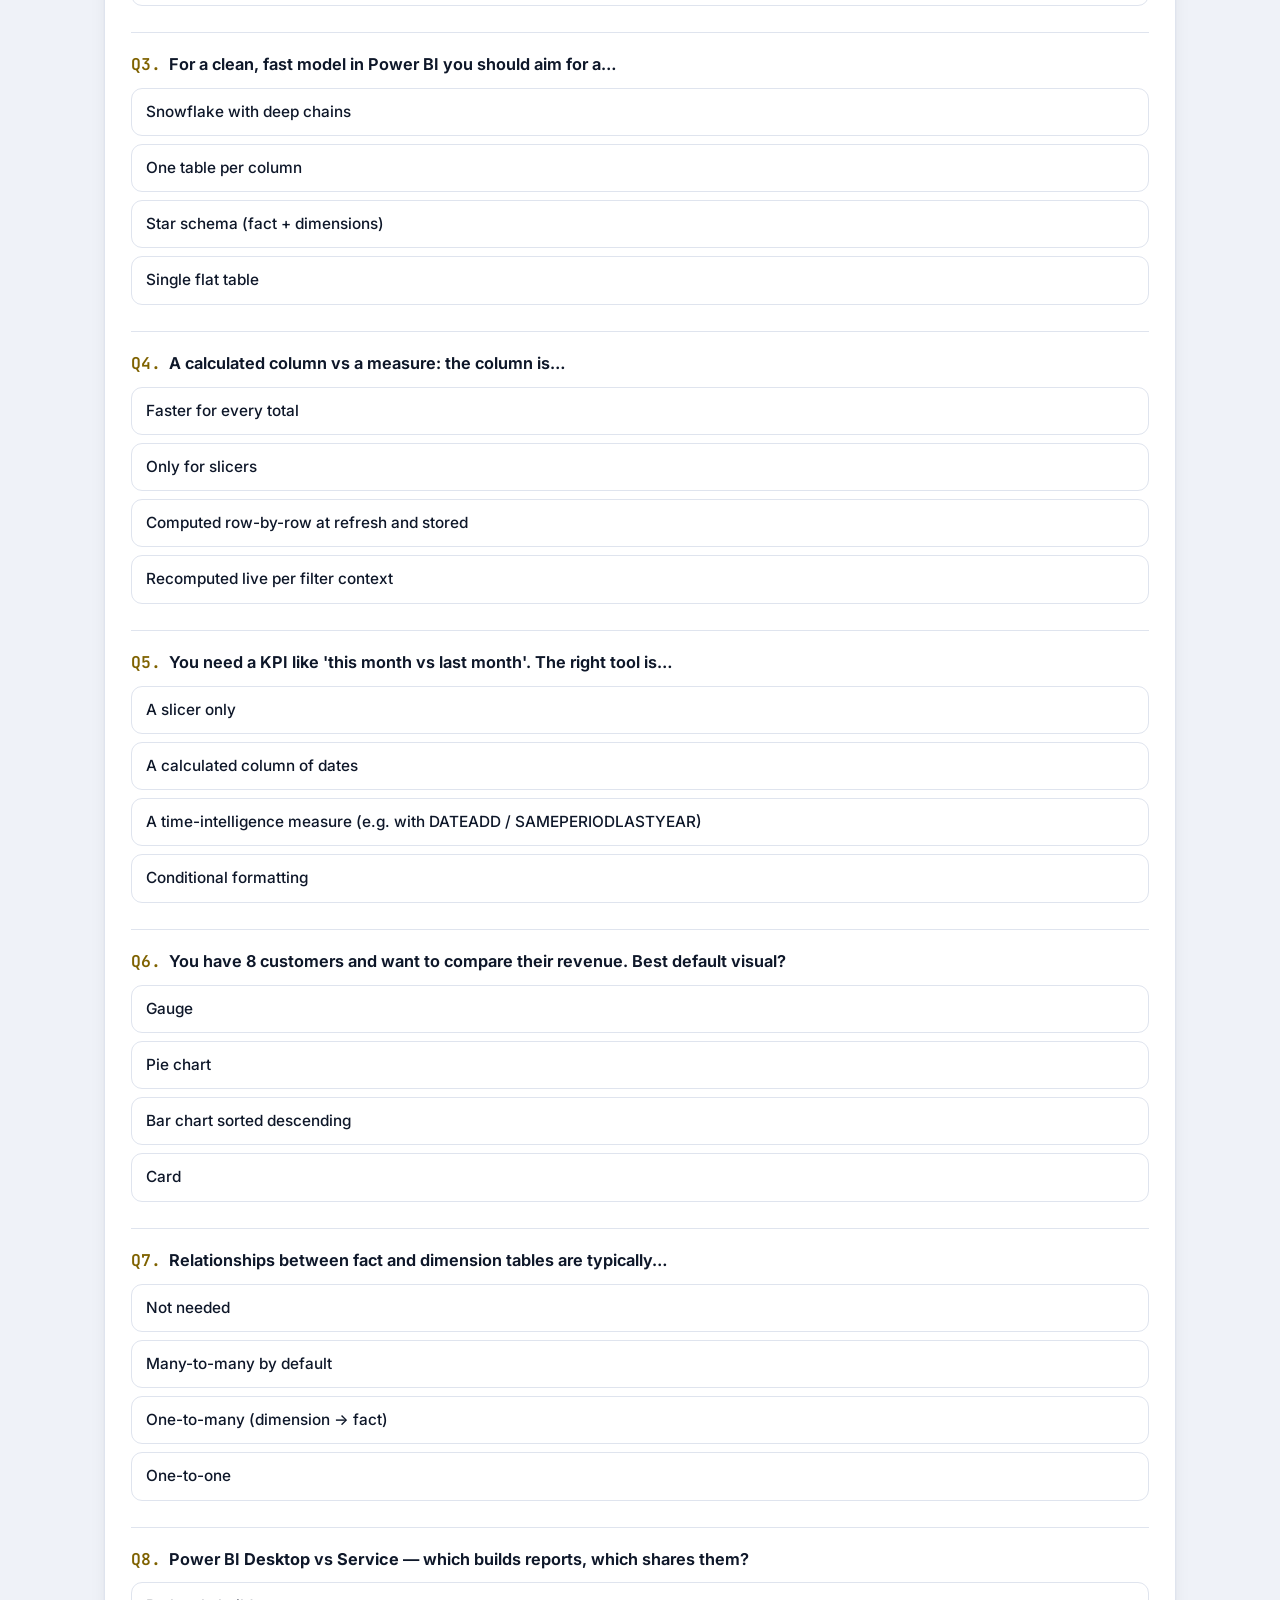
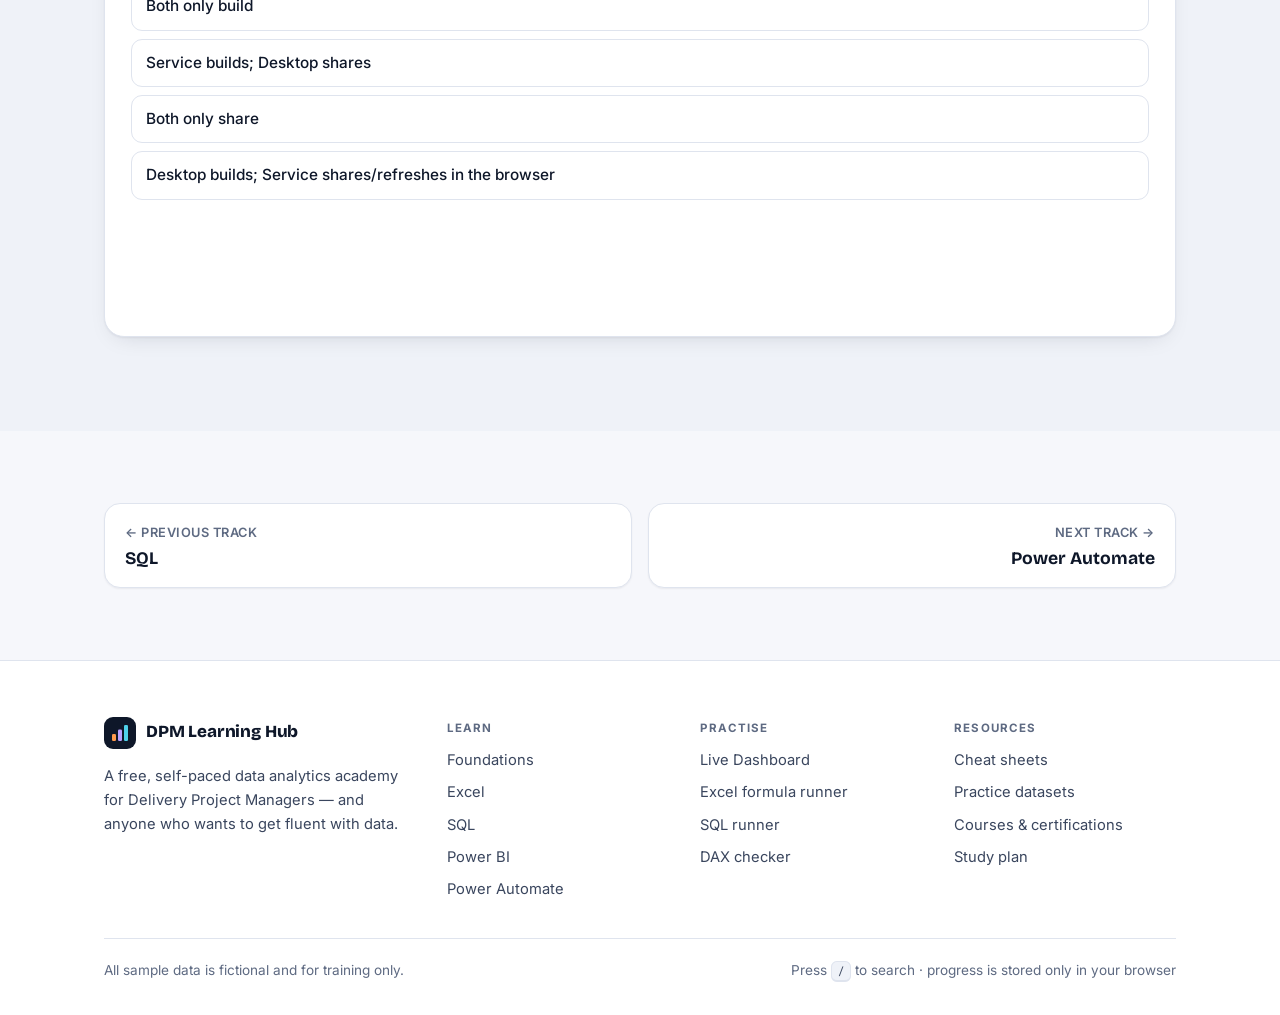
<file: powerbi.html>
<!DOCTYPE html>
<html lang="en">
<head>
<meta charset="UTF-8">
<meta name="viewport" content="width=device-width, initial-scale=1.0">
<!-- shell:head -->
<title>Power BI — DPM Learning Hub</title>
<meta name="description" content="Model, write DAX and build dashboards.">
<meta name="theme-color" content="#0E1729">
<meta property="og:title" content="Power BI — DPM Learning Hub">
<meta property="og:description" content="Model, write DAX and build dashboards.">
<link rel="icon" href="data:image/svg+xml,%3Csvg xmlns='http://www.w3.org/2000/svg' viewBox='0 0 32 32'%3E%3Crect width='32' height='32' rx='8' fill='%230E1729'/%3E%3Crect x='7' y='17' width='4' height='8' rx='1.5' fill='%23FF9A4D'/%3E%3Crect x='14' y='11' width='4' height='14' rx='1.5' fill='%23B9A0FF'/%3E%3Crect x='21' y='6' width='4' height='19' rx='1.5' fill='%234FD1EA'/%3E%3C/svg%3E">
<script>(function(){try{var m=JSON.parse(localStorage.getItem('dpm-mode'));if(m)document.documentElement.setAttribute('data-mode',m);}catch(e){}})();</script>
<link rel="preconnect" href="https://fonts.googleapis.com">
<link rel="preconnect" href="https://fonts.gstatic.com" crossorigin>
<link href="https://fonts.googleapis.com/css2?family=Bricolage+Grotesque:opsz,wght@12..96,600;12..96,700;12..96,800&family=Inter:wght@400;500;600;700;800&family=JetBrains+Mono:wght@500;600;700&display=swap" rel="stylesheet">
<link rel="stylesheet" href="assets/css/styles.css">
<!-- /shell:head -->
</head>
<body data-theme="powerbi" data-track="powerbi">
<!-- shell:header -->
<a class="skip" href="#main">Skip to content</a>
<div class="scrollbar" aria-hidden="true"></div>
<header class="site-header"><div class="wrap">
  <a class="brand" href="index.html" aria-label="DPM Learning Hub — home"><span class="brand-mark"><svg viewBox="0 0 20 20" aria-hidden="true"><rect x="2" y="11" width="4" height="7" rx="1.3" fill="#FF9A4D"/><rect x="8" y="6.5" width="4" height="11.5" rx="1.3" fill="#B9A0FF"/><rect x="14" y="2" width="4" height="16" rx="1.3" fill="#4FD1EA"/></svg></span><span>DPM Learning Hub<small>Data analytics academy</small></span></a>
  <nav class="main-nav" aria-label="Main">
    <a href="index.html">Home</a>
    <div class="menu">
      <button class="menu-trigger current" aria-expanded="false" aria-haspopup="true">Learn <span class="chev" aria-hidden="true">▾</span></button>
      <div class="mega"><a href="data-foundations.html"><span class="tdot" style="--c:var(--c-data)" aria-hidden="true">DB</span><span><b>01 · Foundations</b><span class="d">Tables, keys, schemas & OLAP — the groundwork</span></span></a><a href="excel.html"><span class="tdot" style="--c:var(--c-excel)" aria-hidden="true">XL</span><span><b>02 · Excel</b><span class="d">Formulas, lookups, PivotTables & Power Query</span></span></a><a href="sql.html"><span class="tdot" style="--c:var(--c-sql)" aria-hidden="true">SQL</span><span><b>03 · SQL</b><span class="d">Query real data live in your browser</span></span></a><a href="powerbi.html" aria-current="page"><span class="tdot powerbi" style="--c:var(--c-powerbi)" aria-hidden="true">BI</span><span><b>04 · Power BI</b><span class="d">Model, write DAX and build dashboards</span></span></a><a href="powerautomate.html"><span class="tdot" style="--c:var(--c-flow)" aria-hidden="true">PA</span><span><b>05 · Power Automate</b><span class="d">Automate reports, alerts & approvals</span></span></a>
        <div class="mega-foot"><a href="index.html#path">See the recommended path →</a><a href="downloads.html">Cheat sheets &amp; datasets →</a></div>
      </div>
    </div>
    <a href="dashboard.html">Live Dashboard</a>
    <a href="courses.html">Courses</a>
    <a href="downloads.html">Downloads</a>
  </nav>
  <div class="header-tools">
    <button class="search-btn" type="button" data-search-open aria-label="Search the hub"><span class="s-icon" aria-hidden="true">⌕</span><span class="s-label">Search lessons…</span><kbd><span class="kbd-mod">Ctrl</span> K</kbd></button>
    <button class="icon-btn" type="button" data-mode-toggle aria-label="Toggle dark mode"><svg class="mode-ic-light" viewBox="0 0 24 24" fill="none" stroke="currentColor" stroke-width="2" stroke-linecap="round" aria-hidden="true"><path d="M21 12.8A9 9 0 1 1 11.2 3a7 7 0 0 0 9.8 9.8z"/></svg><svg class="mode-ic-dark" viewBox="0 0 24 24" fill="none" stroke="currentColor" stroke-width="2" stroke-linecap="round" aria-hidden="true"><circle cx="12" cy="12" r="4"/><path d="M12 2v2M12 20v2M4.9 4.9l1.4 1.4M17.7 17.7l1.4 1.4M2 12h2M20 12h2M4.9 19.1l1.4-1.4M17.7 6.3l1.4-1.4"/></svg></button>
    <button class="icon-btn drawer-btn" type="button" data-drawer-toggle aria-expanded="false" aria-controls="site-drawer" aria-label="Open menu">☰</button>
  </div>
</div></header>
<div class="drawer" id="site-drawer">
  <div class="drawer-backdrop" data-drawer-close></div>
  <div class="drawer-panel" role="dialog" aria-label="Menu">
    <div class="drawer-top"><a class="brand" href="index.html"><span class="brand-mark"><svg viewBox="0 0 20 20" aria-hidden="true"><rect x="2" y="11" width="4" height="7" rx="1.3" fill="#FF9A4D"/><rect x="8" y="6.5" width="4" height="11.5" rx="1.3" fill="#B9A0FF"/><rect x="14" y="2" width="4" height="16" rx="1.3" fill="#4FD1EA"/></svg></span>DPM Learning Hub</a><button class="icon-btn" type="button" data-drawer-close aria-label="Close menu">✕</button></div>
    <button class="search-btn" type="button" data-search-open style="width:100%"><span class="s-icon" aria-hidden="true">⌕</span>Search lessons…</button>
    <h4>Start</h4>
    <a class="d-link" href="index.html">Home</a>
    <a class="d-link" href="dashboard.html">Live Dashboard</a>
    <h4>Learning tracks</h4>
    <a class="d-link" href="data-foundations.html"><span class="tdot" style="--c:var(--c-data)" aria-hidden="true">DB</span>Foundations</a><a class="d-link" href="excel.html"><span class="tdot" style="--c:var(--c-excel)" aria-hidden="true">XL</span>Excel</a><a class="d-link" href="sql.html"><span class="tdot" style="--c:var(--c-sql)" aria-hidden="true">SQL</span>SQL</a><a class="d-link" href="powerbi.html" aria-current="page"><span class="tdot powerbi" style="--c:var(--c-powerbi)" aria-hidden="true">BI</span>Power BI</a><a class="d-link" href="powerautomate.html"><span class="tdot" style="--c:var(--c-flow)" aria-hidden="true">PA</span>Power Automate</a>
    <h4>Resources</h4>
    <a class="d-link" href="courses.html">Courses &amp; certifications</a>
    <a class="d-link" href="downloads.html">Downloads</a>
  </div>
</div>
<!-- /shell:header -->
<main id="main">

<header class="hero"><div class="wrap">
  <!-- shell:crumbs --><nav class="crumbs" aria-label="Breadcrumb"><a href="index.html">Home</a><span class="sep">/</span><a href="index.html#tracks">Learn</a><span class="sep">/</span><span aria-current="page">Power BI</span><span class="sep">·</span><span>Track 4 of 5</span></nav><!-- /shell:crumbs -->
  <span class="tool-badge"><span class="glyph" style="color:#1a1a1a">▮</span> Microsoft Power BI</span>
  <h1>Turn the same data<br>into a dashboard<br>people act on.</h1>
  <p class="lead">Power BI takes the workbook you've been using and makes it interactive: relationships between tables, calculations that respond to clicks, and visuals chosen on purpose. This track follows the real build order — get data, shape it, model it, write DAX, then visualize.</p>
  <div class="pills" style="margin-top:22px">
    <a class="dl" href="assets/data/dpm_projects.xlsx" download>⬇ Sample workbook (.xlsx)</a>
    <a class="dl ghost" href="assets/data/dpm_projects.csv" download>⬇ CSV</a>
  </div>
  <p class="hint" style="color:var(--muted);font-size:.9rem;margin-top:14px">Get it free: install <strong>Power BI Desktop</strong> from the Microsoft Store, then <em>Get Data ▸ Excel</em> and pick the Projects sheet.</p>
<!-- shell:progress -->
  <div class="track-progress" data-progress="powerbi" hidden>
    <div class="tp-row"><span><b>Your progress</b> · saved in this browser</span><span class="pbar-txt"></span></div>
    <div class="pbar"><span class="pbar-fill"></span></div>
    <p data-exam-best="powerbi" hidden></p>
  </div>
<!-- /shell:progress -->
</div></header>

<!-- DOWNLOAD -->
<section><div class="wrap">
  <div class="callout">
    <div style="flex:1 1 340px">
      <h3 style="margin:0 0 .3em">Grab the printable cheat sheet</h3>
      <p style="margin:0;color:var(--ink-soft)">A dense, two-page Power BI &amp; DAX reference — modelling, CALCULATE and filter context, time intelligence, the chart chooser and performance tips — in the style of the classic R/RStudio cards.</p>
    </div>
    <a class="btn" href="assets/docs/DAX-PowerBI-Cheat-Sheet.pdf" download>⬇ Download cheat sheet (PDF)</a>
  </div>
</div></section>

<!-- LESSONS BY LEVEL -->
<section id="power-bi-by-level"><div class="wrap">
  <span class="eyebrow">Power BI by level</span>
  <h2>Learn it in the build order</h2>
  <p class="lead">Power BI follows a pipeline: get data, shape it, model it, write DAX, then visualize. This track is split into <strong>three levels</strong> — tap any card to switch. Each lesson has worked examples on the sample workbook and a task to try before you reveal the answer.</p>
  <div class="tiers" data-tiers="p" role="tablist">
    <button class="tier-btn" data-tier="basic" aria-selected="true" role="tab"><span class="lvl">1</span><span class="tier-txt"><b>Basics</b><small>What it is &amp; getting data</small></span></button>
    <button class="tier-btn" data-tier="inter" aria-selected="false" role="tab"><span class="lvl">2</span><span class="tier-txt"><b>Intermediate</b><small>Model &amp; visualize</small></span></button>
    <button class="tier-btn" data-tier="adv" aria-selected="false" role="tab"><span class="lvl">3</span><span class="tier-txt"><b>Advanced</b><small>DAX — the calculation language</small></span></button>
  </div>

  <div data-tier-panel="p" data-tier="basic" class="tier-panel active">
    <details id="pbi-orientation" class="lesson" open><summary><span class="caret">▸</span><span class="fn">Orientation</span> Desktop, Service &amp; the build order <span class="tag">Basics</span></summary>
    <div class="body">
<div class="grid cols-2">
    <div class="card"><h3>Desktop vs Service</h3><p><strong>Power BI Desktop</strong> (free, on your PC) is where you build. <strong>Power BI Service</strong> (powerbi.com) is where you <em>publish</em> so others can view and where scheduled refresh lives.</p></div>
    <div class="card"><h3>The three things you'll make</h3><p>A <strong>semantic model</strong> (the data + relationships + measures), <strong>reports</strong> (interactive multi-visual pages), and <strong>dashboards</strong> (pinned highlights, Service-only).</p></div>
  </div>
  <h3 style="margin-top:34px">The build order — every report follows this</h3>
  <div class="flow">
    <div class="step"><b>1 · GET DATA</b> Connect to the Excel/CSV/web/SQL source</div><div class="conn"></div>
    <div class="step"><b>2 · TRANSFORM</b> Clean &amp; shape it in Power Query (same engine as Excel)</div><div class="conn"></div>
    <div class="step"><b>3 · MODEL</b> Create relationships between tables, set data types</div><div class="conn"></div>
    <div class="step"><b>4 · DAX</b> Write measures &amp; calculated columns</div><div class="conn"></div>
    <div class="step"><b>5 · VISUALIZE</b> Choose visuals, add slicers, arrange the page</div><div class="conn"></div>
    <div class="step"><b>6 · PUBLISH</b> Push to the Service, schedule refresh, share</div>
  </div>
    </div></details>
    <details id="pbi-power-query" class="lesson"><summary><span class="caret">▸</span><span class="fn">Power Query</span> Get &amp; shape the data <span class="tag">Basics</span></summary>
    <div class="body">
<p class="lead">It's the <em>same</em> Power Query as Excel — Home ▸ Transform data. This is where you manipulate columns and rows before anything reaches a chart.</p>
  <table class="tbl">
    <thead><tr><th>You want to…</th><th>Do this</th></tr></thead>
    <tbody>
      <tr><td>Remove or reorder columns</td><td>Right-click the header ▸ Remove / drag to reorder</td></tr>
      <tr><td>Rename a column</td><td>Double-click the header</td></tr>
      <tr><td>Set a data type</td><td>Click the type icon on the header (text / whole number / date)</td></tr>
      <tr><td>Filter rows out</td><td>Header dropdown ▸ uncheck values, or Remove Rows</td></tr>
      <tr><td>Add a calculated column</td><td>Add Column ▸ Custom Column (a one-off, computed during load)</td></tr>
      <tr><td>Split / merge columns</td><td>Transform ▸ Split Column / Merge Columns</td></tr>
      <tr><td>Reshape wide ↔ tall</td><td>Transform ▸ Unpivot (wide→tall) / Pivot (tall→wide)</td></tr>
      <tr><td>Combine tables</td><td>Merge (join on a key) or Append (stack)</td></tr>
    </tbody>
  </table>
  <div class="note"><span class="ic">i</span><div><strong>Rule of thumb:</strong> shape and clean in Power Query; <em>calculate</em> business logic in DAX. Adding a column in Power Query bakes it into the data; a DAX measure recalculates live as users filter.</div></div>
    </div></details>
  </div>

  <div data-tier-panel="p" data-tier="inter" class="tier-panel">
    <details id="pbi-data-model" class="lesson" open><summary><span class="caret">▸</span><span class="fn">Data model</span> Relationships &amp; the star schema <span class="tag">Model</span></summary>
    <div class="body">
<p class="lead">In the Model view you connect tables so a filter on one flows to another. The clean pattern is a <strong>star schema</strong>: one central <em>fact</em> table of events surrounded by <em>dimension</em> tables that describe them.</p>
  <div class="grid cols-2">
    <div class="card"><h3>Fact table</h3><p>The events you measure — here, the <strong>Projects</strong> rows (each order, with revenue, FTE, dates). Lots of rows, mostly numbers and keys.</p></div>
    <div class="card"><h3>Dimension tables</h3><p>The descriptors you slice by — a <strong>Date</strong> table, a <strong>Customer</strong> table, a <strong>Region</strong> table. Fewer rows, used for filtering and grouping.</p></div>
  </div>
  <div class="note"><span class="ic">★</span><div>Almost always add a dedicated <strong>Date table</strong> and relate it to your date column. Time-intelligence DAX (YTD, prior month) depends on it.</div></div>
    </div></details>
    <details id="pbi-chart-chooser" class="lesson"><summary><span class="caret">▸</span><span class="fn">Chart chooser</span> Pick the visual by the question <span class="tag">Visualize</span></summary>
    <div class="body">
<p class="lead">A chart's job is to make one comparison obvious. Pick by the <em>question</em> you're answering — not by what looks fanciest. Here's when each earns its place, and when it misleads.</p>

  <div class="viz-grid" style="margin-top:24px">
    <div class="viz">
      <svg viewBox="0 0 120 70"><g fill="var(--accent)"><rect x="6" y="40" width="16" height="26"/><rect x="30" y="22" width="16" height="44"/><rect x="54" y="30" width="16" height="36"/><rect x="78" y="14" width="16" height="52"/><rect x="102" y="48" width="14" height="18"/></g></svg>
      <h4>Bar / Column</h4>
      <p class="when"><strong>Use for:</strong> comparing a value across categories (revenue by customer, orders by region). The default, and usually the right answer. Bars (horizontal) suit long category names.</p>
    </div>
    <div class="viz">
      <svg viewBox="0 0 120 70"><polyline fill="none" stroke="var(--accent)" stroke-width="3" points="6,52 30,40 54,46 78,22 102,28 114,14"/><g fill="var(--accent)"><circle cx="6" cy="52" r="3"/><circle cx="30" cy="40" r="3"/><circle cx="54" cy="46" r="3"/><circle cx="78" cy="22" r="3"/><circle cx="102" cy="28" r="3"/><circle cx="114" cy="14" r="3"/></g></svg>
      <h4>Line</h4>
      <p class="when"><strong>Use for:</strong> a trend over time (orders per month, revenue by quarter). Continuous time on the X axis. Don't use a line for unordered categories.</p>
    </div>
    <div class="viz">
      <svg viewBox="0 0 120 70"><g><rect x="14" y="20" width="20" height="46" fill="var(--accent)"/><rect x="14" y="8" width="20" height="12" fill="var(--muted)"/><rect x="50" y="30" width="20" height="36" fill="var(--accent)"/><rect x="50" y="14" width="20" height="16" fill="var(--muted)"/><rect x="86" y="38" width="20" height="28" fill="var(--accent)"/><rect x="86" y="26" width="20" height="12" fill="var(--muted)"/></g></svg>
      <h4>Stacked column</h4>
      <p class="when"><strong>Use for:</strong> a total <em>and</em> its parts (revenue per region split by service). Great for the total; hard to compare the middle segments — use 100% stacked if proportion is the point.</p>
    </div>
    <div class="viz">
      <svg viewBox="0 0 120 70"><circle cx="60" cy="35" r="28" fill="none" stroke="var(--muted)" stroke-width="14"/><circle cx="60" cy="35" r="28" fill="none" stroke="var(--accent)" stroke-width="14" stroke-dasharray="110 176" transform="rotate(-90 60 35)"/></svg>
      <h4>Pie / Donut</h4>
      <p class="when"><strong>Use sparingly:</strong> one part-to-whole split with 2–4 slices (Delivered vs not). <strong>Avoid</strong> with many slices or for comparing similar sizes — a bar chart is clearer almost every time.</p>
    </div>
    <div class="viz">
      <svg viewBox="0 0 120 70"><g fill="var(--accent)"><circle cx="20" cy="50" r="4"/><circle cx="40" cy="40" r="4"/><circle cx="55" cy="44" r="4"/><circle cx="70" cy="28" r="4"/><circle cx="85" cy="33" r="4"/><circle cx="100" cy="18" r="4"/><circle cx="48" cy="55" r="4"/><circle cx="92" cy="40" r="4"/></g></svg>
      <h4>Scatter</h4>
      <p class="when"><strong>Use for:</strong> relationship between two numbers (FTE days vs revenue) and spotting outliers. Add a third measure as bubble size for "scatter+".</p>
    </div>
    <div class="viz">
      <svg viewBox="0 0 120 70"><g><rect x="4" y="6" width="52" height="40" fill="var(--accent)"/><rect x="60" y="6" width="32" height="24" fill="var(--accent-2)"/><rect x="96" y="6" width="20" height="24" fill="var(--muted)"/><rect x="60" y="34" width="56" height="12" fill="var(--muted)"/><rect x="4" y="50" width="40" height="16" fill="var(--accent-2)"/><rect x="48" y="50" width="68" height="16" fill="var(--muted)"/></g></svg>
      <h4>Treemap</h4>
      <p class="when"><strong>Use for:</strong> part-to-whole when you have many categories and only care about the big ones (revenue share by customer). Hard to read precise values — pair with a tooltip.</p>
    </div>
    <div class="viz">
      <svg viewBox="0 0 120 70"><text x="6" y="30" font-family="JetBrains Mono" font-size="26" font-weight="700" fill="var(--accent)">€1.2M</text><text x="6" y="50" font-family="Inter" font-size="11" fill="var(--muted)">Total revenue</text><text x="6" y="64" font-family="Inter" font-size="10" fill="var(--accent-2)">▲ 8% vs LM</text></svg>
      <h4>Card / KPI</h4>
      <p class="when"><strong>Use for:</strong> a single headline number (total revenue, delivered %). The KPI variant adds a target and trend. Put these top-left — eyes land there first.</p>
    </div>
    <div class="viz">
      <svg viewBox="0 0 120 70"><g stroke="var(--line)" stroke-width="1"><line x1="4" y1="22" x2="116" y2="22"/><line x1="4" y1="40" x2="116" y2="40"/><line x1="40" y1="6" x2="40" y2="66"/><line x1="78" y1="6" x2="78" y2="66"/></g><g fill="var(--ink)" font-family="JetBrains Mono" font-size="9"><text x="8" y="18">Region</text><text x="46" y="18">Orders</text><text x="84" y="18">Rev</text><text x="8" y="36">EMEA</text><text x="46" y="36">48</text><text x="84" y="36">€0.9M</text><text x="8" y="54">APAC</text><text x="46" y="54">14</text><text x="84" y="54">€0.3M</text></g></svg>
      <h4>Matrix / Table</h4>
      <p class="when"><strong>Use for:</strong> precise numbers people will read or export, and drill-down by rows+columns (Region × Service). When the exact figure matters more than the shape, use a matrix.</p>
    </div>
    <div class="viz">
      <svg viewBox="0 0 120 70"><path d="M30 60 a30 30 0 0 1 60 0" fill="none" stroke="var(--muted)" stroke-width="9"/><path d="M30 60 a30 30 0 0 1 44 -26" fill="none" stroke="var(--accent)" stroke-width="9"/><line x1="60" y1="60" x2="78" y2="40" stroke="var(--ink)" stroke-width="2.5"/><circle cx="60" cy="60" r="3" fill="var(--ink)"/></svg>
      <h4>Gauge</h4>
      <p class="when"><strong>Use rarely:</strong> one value against a target (delivered % vs goal). Eats space for one number — a KPI card usually does the job with less ink.</p>
    </div>
  </div>

  <div class="note" style="margin-top:22px"><span class="ic">✓</span><div><strong>Interaction is free:</strong> click a bar and every other visual on the page filters to it. Add <strong>Slicers</strong> (Region, Status, Date) so viewers explore without you. That responsiveness is the whole point of Power BI over a static chart.</div></div>

  <div class="try"><p class="q">Try it — pick the visual</p>
    <p>For each question, which visual fits best?</p>
    <p class="hint">a) "How is order volume trending month by month?" &nbsp; b) "Which customers drive the most revenue?" &nbsp; c) "What's our overall delivered rate right now?" &nbsp; d) "Is higher FTE effort actually linked to higher revenue?"</p>
    <details class="reveal"><summary>Show answer</summary><div class="ans">
      <p><strong>a)</strong> Line chart (time trend). &nbsp; <strong>b)</strong> Bar chart, sorted descending. &nbsp; <strong>c)</strong> KPI/Card. &nbsp; <strong>d)</strong> Scatter plot (FTE Days on X, Revenue on Y).</p>
    </div></details>
  </div>
    </div></details>
  </div>

  <div data-tier-panel="p" data-tier="adv" class="tier-panel">
    <details id="pbi-dax" class="lesson" open><summary><span class="caret">▸</span><span class="fn">DAX</span> Measures that react to filters <span class="tag">DAX</span></summary>
    <div class="body">
<p class="lead">DAX (Data Analysis Expressions) is the formula language. The single most important distinction:</p>
  <div class="grid cols-2" style="margin:6px 0 8px">
    <div class="card"><h3>Calculated column</h3><p>Computed <em>per row</em>, stored in the table, fixed at refresh. Use for row-level attributes you'll group or filter by.</p>
      <div class="code"><button class="copy">Copy</button><span class="code-text">Days Late =
IF( ISBLANK(Projects[Actual Go-Live]),
    BLANK(),
    Projects[Actual Go-Live] - Projects[Target Go-Live] )</span></div>
    </div>
    <div class="card"><h3>Measure</h3><p>Computed <em>on the fly</em> for whatever's on screen, reacting to every slicer and click. Use for all aggregations and KPIs.</p>
      <div class="code"><button class="copy">Copy</button><span class="code-text">Total Revenue = SUM( Projects[Revenue (EUR)] )</span></div>
    </div>
  </div>
  <div class="note warn"><span class="ic">!</span><div>Beginner trap: don't build measures as calculated columns. If you find yourself wanting a <em>total</em> or <em>average</em> that should change with filters, it's a <strong>measure</strong>.</div></div>

  <h3 style="margin-top:30px">The measures you'll write first</h3>
  <div class="code"><button class="copy">Copy</button><span class="code-text">Order Count       = COUNTROWS( Projects )

Delivered Orders  = CALCULATE( [Order Count], Projects[Status] = "Delivered" )

Delivered %       = DIVIDE( [Delivered Orders], [Order Count] )

Avg FTE Days      = AVERAGE( Projects[FTE Days] )

Distinct Customers= DISTINCTCOUNT( Projects[Customer] )

EMEA Revenue      = CALCULATE( [Total Revenue], Projects[Region] = "EMEA" )</span></div>
  <p><strong>CALCULATE</strong> is the heart of DAX — it changes the filter context an expression runs in. <strong>DIVIDE</strong> is safe division (returns blank, not an error, on divide-by-zero).</p>

  <h3 style="margin-top:30px">Time intelligence (needs a Date table)</h3>
  <div class="code"><button class="copy">Copy</button><span class="code-text">Revenue YTD       = TOTALYTD( [Total Revenue], 'Date'[Date] )
Revenue Last Month= CALCULATE( [Total Revenue], PREVIOUSMONTH( 'Date'[Date] ) )</span></div>

  <div class="try"><p class="q">Try it</p>
    <p>Write two measures: the <em>number of On Hold orders</em>, and the <em>average revenue per delivered order</em>.</p>
    <details class="reveal"><summary>Show answer</summary><div class="ans">
      <div class="code"><button class="copy">Copy</button><span class="code-text">On Hold Orders     = CALCULATE( [Order Count], Projects[Status] = "On Hold" )

Avg Delivered Rev  = DIVIDE(
                       CALCULATE( [Total Revenue], Projects[Status]="Delivered" ),
                       [Delivered Orders]
                     )</span></div>
    </div></details>
  </div>
    </div></details>
  </div>

</div></section>

<!-- GOOD HABITS -->
<section style="background:var(--surface)" id="good-habits"><div class="wrap">
  <span class="eyebrow">Good habits</span>
  <h2>What separates a clean report</h2>
  <div class="deflist">
    <div class="d"><b>Measures, not columns</b> — if a total or average should react to slicers, it's a measure. Reserve calculated columns for row-level attributes you group or filter by.</div>
    <div class="d"><b>Star schema first</b> — one fact table surrounded by dimensions. The engine and DAX are built for it; a single flat table fights you later.</div>
    <div class="d"><b>Always add a Date table</b> — and mark it as one. Every time-intelligence measure (YTD, prior month, YoY) depends on it.</div>
    <div class="d"><b>DIVIDE, not /</b> — <code>DIVIDE(a, b, 0)</code> returns a blank or your fallback instead of a divide-by-zero error.</div>
    <div class="d"><b>One visual, one question</b> — pick the chart by the comparison you're making, then add slicers and let interactions do the exploring.</div>
    <div class="d"><b>Name &amp; format measures</b> — explicit, well-named, pre-formatted measures keep a model readable and reusable.</div>
  </div>
</div></section>

<!-- DAX VALIDATOR -->
<section style="background:var(--surface)" id="runner"><div class="wrap">
  <span class="eyebrow">Try it for real</span>
  <h2>DAX checker</h2>
  <p class="lead">Write a measure and have it checked for syntax and common mistakes. DAX needs a live Power BI model to actually calculate, so this is a <b>syntax &amp; style check</b> — it catches unbalanced brackets, unknown functions and habits worth fixing, against a model with tables <code>Fact_Orders</code> and <code>Dim_Region</code>.</p>

  <div class="play" id="dax-play">
    <textarea class="code-in" id="dax-in" spellcheck="false" rows="2">Total Revenue := SUM(Fact_Orders[revenue])</textarea>
    <div class="play-actions">
      <button class="btn" id="dax-run">▶ Check</button>
    </div>
    <div class="chips">
      <button class="chip-btn" data-f="Total Revenue := SUM(Fact_Orders[revenue])">SUM</button>
      <button class="chip-btn" data-f="Delivered Orders := CALCULATE(COUNTROWS(Fact_Orders), Fact_Orders[status]=&quot;Delivered&quot;)">CALCULATE</button>
      <button class="chip-btn" data-f="On-Time % := DIVIDE([Delivered Orders], COUNTROWS(Fact_Orders), 0)">DIVIDE</button>
      <button class="chip-btn" data-f="Customers := DISTINCTCOUNT(Fact_Orders[customer])">DISTINCTCOUNT</button>
      <button class="chip-btn" data-f="Bad := SUM(Fact_Orders[revenue]) / COUNTROWS(Fact_Orders)">/ (tip)</button>
      <button class="chip-btn" data-f="Oops := CALCULATE([Total Revenue]">unbalanced</button>
    </div>
    <div class="out" id="dax-out" style="margin-top:12px"></div>
  </div>
</div></section>

<!-- EXAM -->
<section style="background:var(--surface-2)" id="exam"><div class="wrap">
  <span class="eyebrow">Test yourself</span>
  <h2>Power BI final exam</h2>
  <p class="lead">A randomised mix across the whole track — modelling, DAX, visuals and the get/transform/publish flow. Retake it; the questions reshuffle each time.</p>
  <div class="exam" data-bank="powerbiBank" data-count="8"></div>
</div></section>

<script type="application/json" id="powerbiBank">
[
 {"q":"You want a total that updates when users click a region slicer. Build a…","opts":["Measure","Calculated column","Power Query custom column","Calculated table"],"correct":0,"why":"Measures recalculate live in the current filter context. Columns and Power Query values are fixed at refresh."},
 {"q":"Which function safely handles divide-by-zero in DAX?","opts":["DIVIDE","SUM","CALCULATE","ROUND"],"correct":0,"why":"DIVIDE(numerator, denominator, [alternate]) returns BLANK (or your alternate) instead of an error when the denominator is zero."},
 {"q":"You have 8 customers and want to compare their revenue. Best default visual?","opts":["Bar chart sorted descending","Pie chart","Gauge","Card"],"correct":0,"why":"A pie with 8 similar slices is hard to read; a sorted bar chart makes the ranking instantly clear."},
 {"q":"What's the single most important DAX function for changing filter context?","opts":["CALCULATE","SUM","FORMAT","RELATED"],"correct":0,"why":"CALCULATE evaluates an expression under modified filters — the backbone of most non-trivial measures."},
 {"q":"For a clean, fast model in Power BI you should aim for a…","opts":["Star schema (fact + dimensions)","Single flat table","Snowflake with deep chains","One table per column"],"correct":0,"why":"Power BI's engine and DAX are optimised for a star schema: a central fact table surrounded by dimensions."},
 {"q":"Power BI <b>Desktop</b> vs <b>Service</b> — which builds reports, which shares them?","opts":["Desktop builds; Service shares/refreshes in the browser","Service builds; Desktop shares","Both only build","Both only share"],"correct":0,"why":"You author in Desktop, then publish to the Service where others view, and scheduled refresh keeps data current."},
 {"q":"Where should you clean and reshape data before modelling?","opts":["Power Query (Transform data)","DAX measures","The visual's format pane","Excel, every time"],"correct":0,"why":"Power Query is the transform layer — its steps replay on every refresh. DAX is for calculation, not cleaning."},
 {"q":"A calculated column vs a measure: the column is…","opts":["Computed row-by-row at refresh and stored","Recomputed live per filter context","Only for slicers","Faster for every total"],"correct":0,"why":"A calculated column is evaluated per row and stored at refresh; a measure is evaluated on the fly in context."},
 {"q":"To count unique customers, use…","opts":["DISTINCTCOUNT(Fact_Orders[customer])","COUNT(Fact_Orders[customer])","SUM(Fact_Orders[customer])","COUNTROWS(customer)"],"correct":0,"why":"DISTINCTCOUNT returns the number of unique values; COUNT just counts non-blank rows."},
 {"q":"Relationships between fact and dimension tables are typically…","opts":["One-to-many (dimension → fact)","Many-to-many by default","One-to-one","Not needed"],"correct":0,"why":"A dimension's key is unique (one) and appears many times in the fact, giving a one-to-many relationship."},
 {"q":"You need a KPI like 'this month vs last month'. The right tool is…","opts":["A time-intelligence measure (e.g. with DATEADD / SAMEPERIODLASTYEAR)","A calculated column of dates","A slicer only","Conditional formatting"],"correct":0,"why":"Time-intelligence DAX shifts the date filter to compare periods — best paired with a proper date table."},
 {"q":"Which visual is the wrong default for showing a single headline number?","opts":["Line chart","Card","KPI visual","Multi-row card"],"correct":0,"why":"A single value is clearest as a Card/KPI; a line chart implies a trend over a dimension."}
]
</script>

<!-- shell:footer -->
<section class="pager-sec"><div class="wrap"><nav class="pager" aria-label="Tracks"><a class="prev" href="sql.html"><small>← Previous track</small><b>SQL</b></a><a class="next" href="powerautomate.html"><small>Next track →</small><b>Power Automate</b></a></nav></div></section>
</main>
<div class="toc" data-toc hidden></div>
<button class="to-top" type="button" aria-label="Back to top">↑</button>
<footer class="site-footer"><div class="wrap">
  <div class="foot-grid">
    <div>
      <a class="brand" href="index.html"><span class="brand-mark"><svg viewBox="0 0 20 20" aria-hidden="true"><rect x="2" y="11" width="4" height="7" rx="1.3" fill="#FF9A4D"/><rect x="8" y="6.5" width="4" height="11.5" rx="1.3" fill="#B9A0FF"/><rect x="14" y="2" width="4" height="16" rx="1.3" fill="#4FD1EA"/></svg></span>DPM Learning Hub</a>
      <p style="max-width:40ch;margin-top:14px">A free, self-paced data analytics academy for Delivery Project Managers — and anyone who wants to get fluent with data.</p>
    </div>
    <div><h4>Learn</h4><ul><li><a href="data-foundations.html">Foundations</a></li><li><a href="excel.html">Excel</a></li><li><a href="sql.html">SQL</a></li><li><a href="powerbi.html">Power BI</a></li><li><a href="powerautomate.html">Power Automate</a></li></ul></div>
    <div><h4>Practise</h4><ul><li><a href="dashboard.html">Live Dashboard</a></li><li><a href="excel.html#runner">Excel formula runner</a></li><li><a href="sql.html#runner">SQL runner</a></li><li><a href="powerbi.html#runner">DAX checker</a></li></ul></div>
    <div><h4>Resources</h4><ul><li><a href="downloads.html">Cheat sheets</a></li><li><a href="downloads.html#sample-data">Practice datasets</a></li><li><a href="courses.html">Courses &amp; certifications</a></li><li><a href="index.html#plan">Study plan</a></li></ul></div>
  </div>
  <div class="foot-bottom"><span>All sample data is fictional and for training only.</span><span>Press <kbd>/</kbd> to search · progress is stored only in your browser</span></div>
</div></footer>
<!-- /shell:footer -->

<script src="assets/js/dax-validator.js"></script>
<script src="assets/js/playground.js"></script>
<script src="assets/js/exam.js"></script>
<script src="assets/js/main.js"></script>
</body>
</html>
</file>
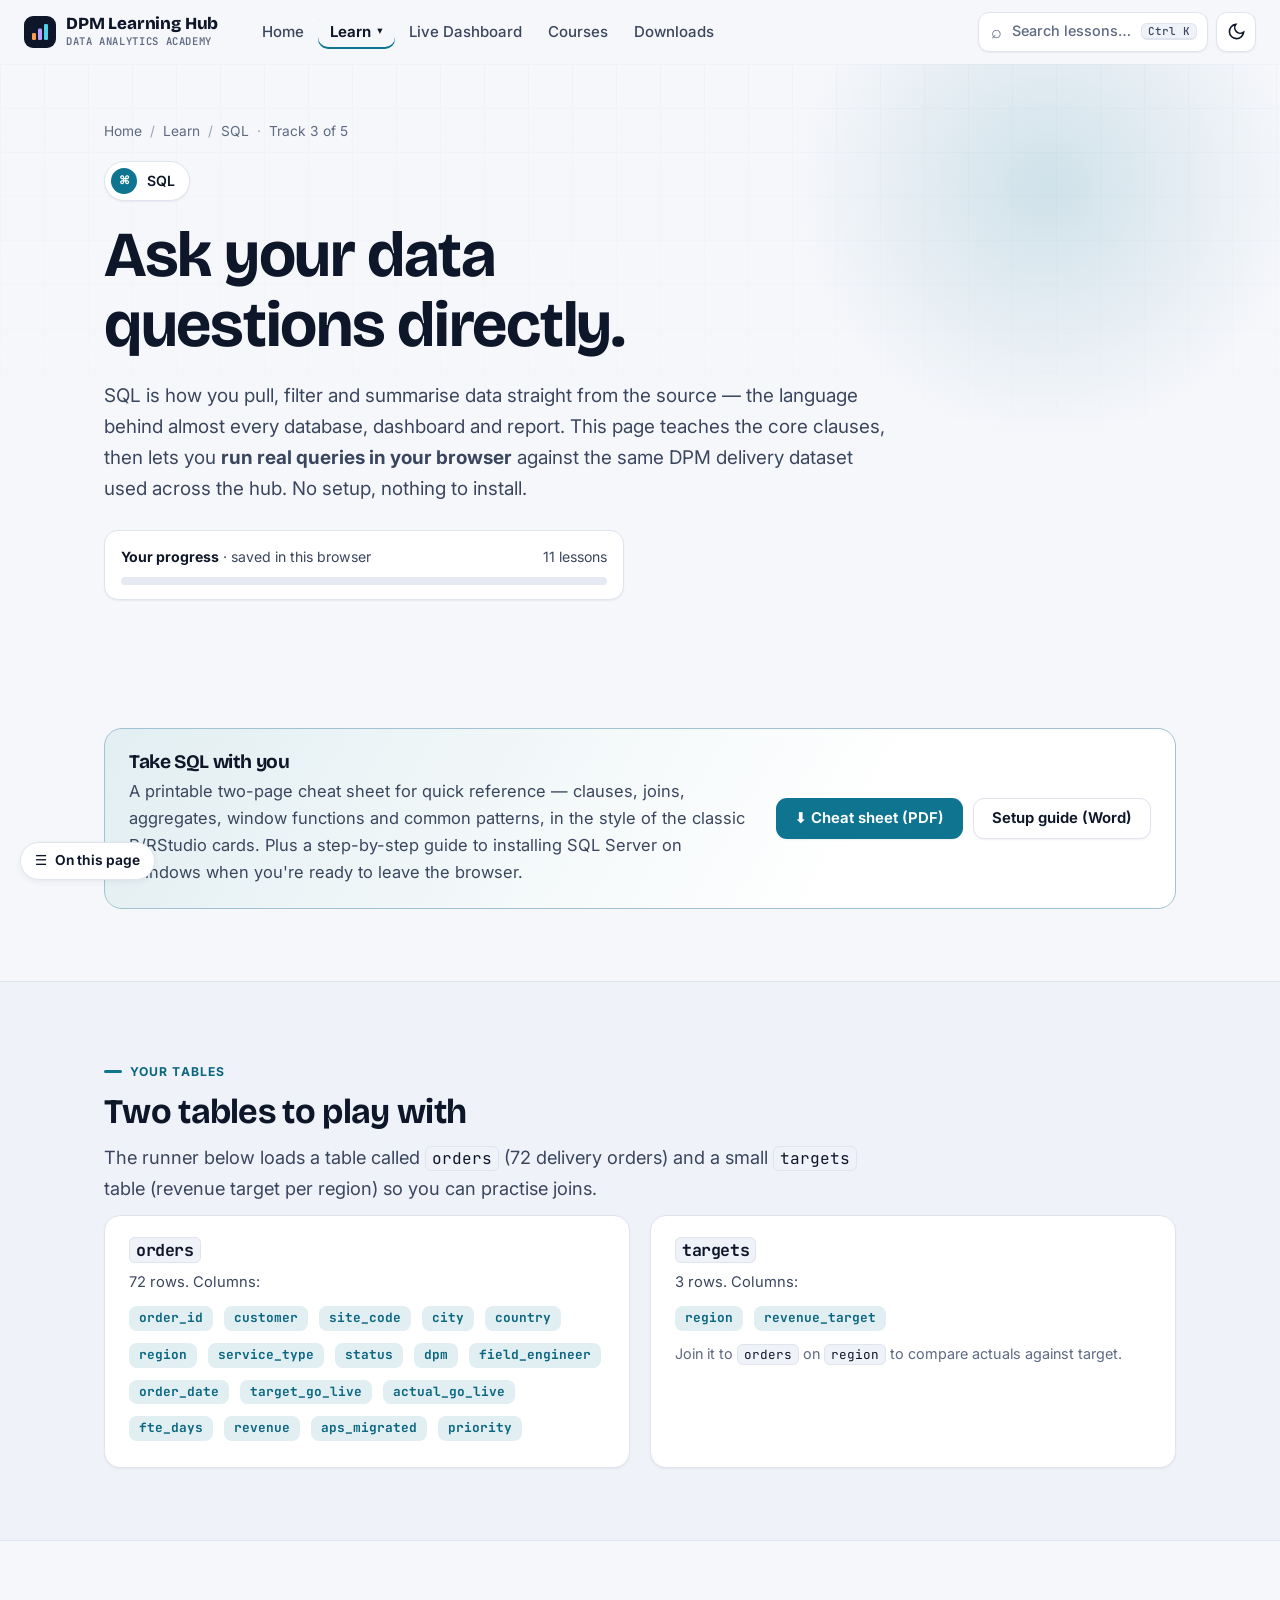
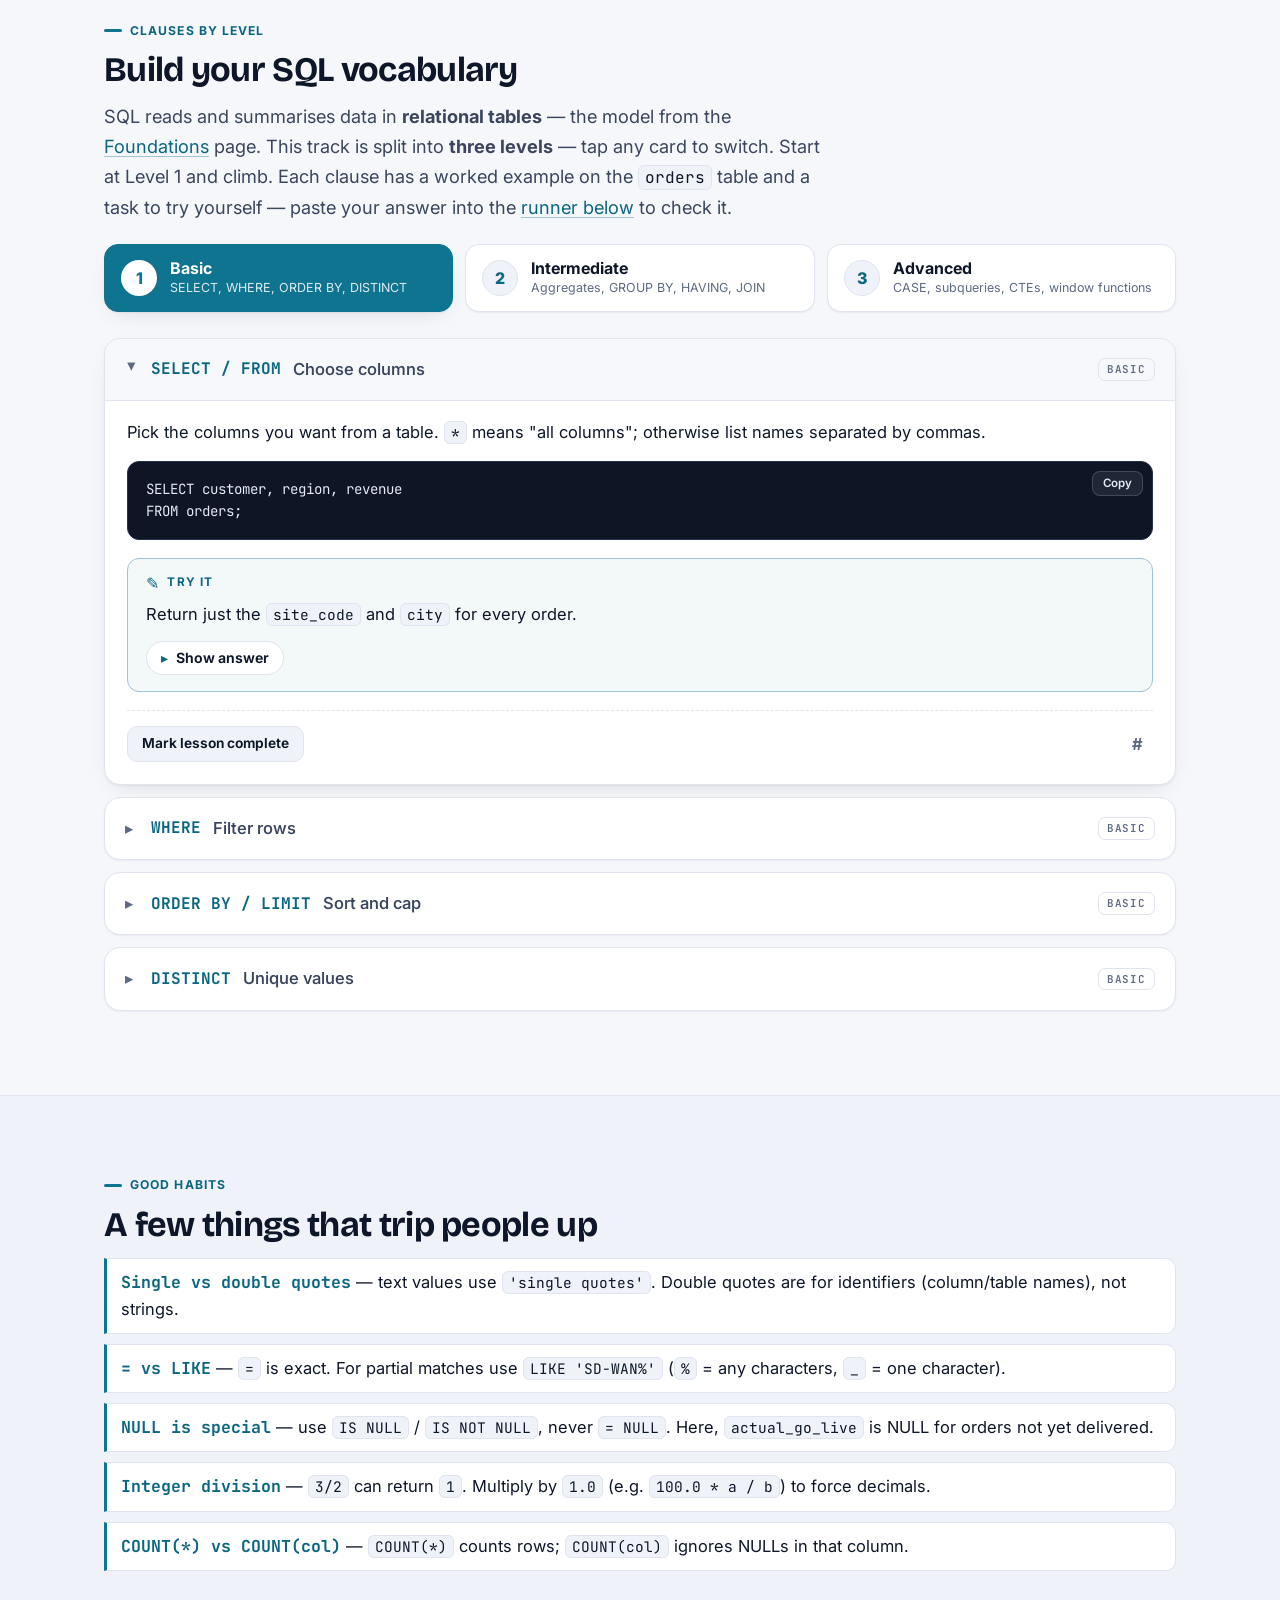
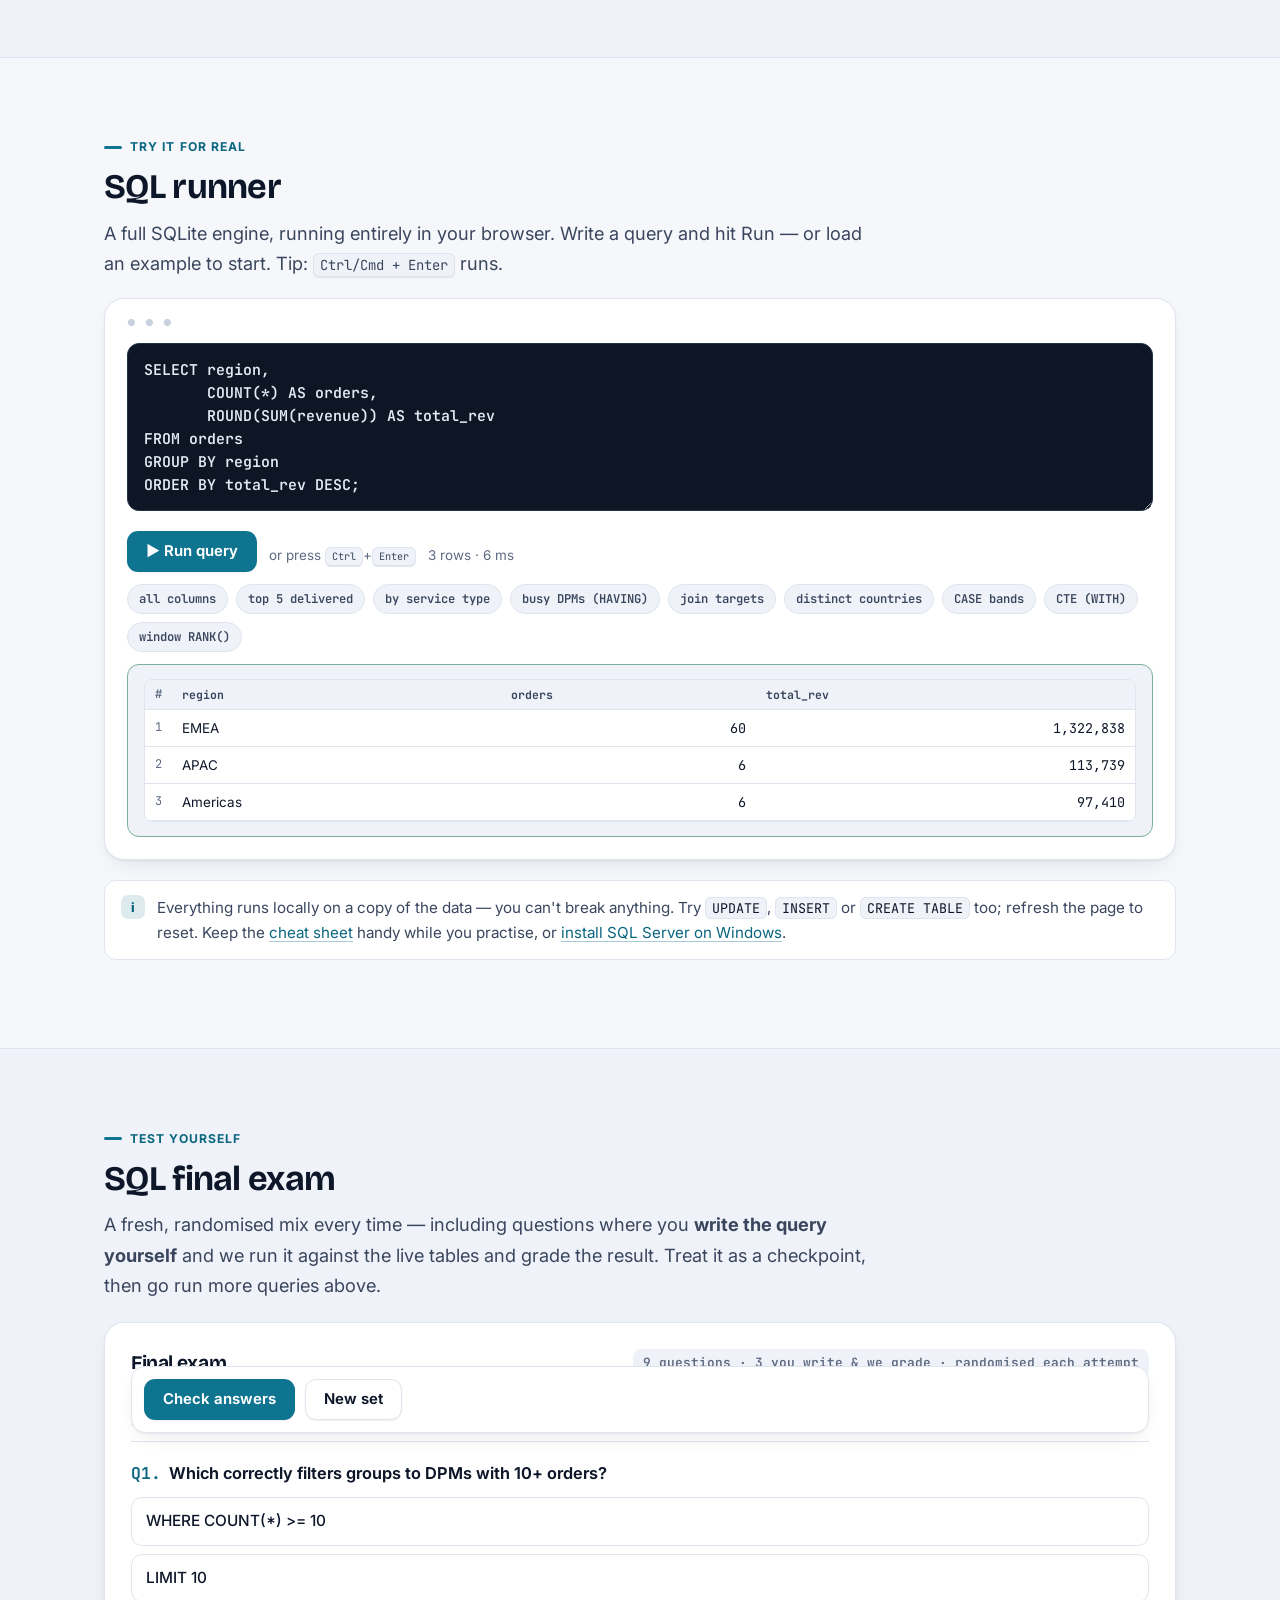
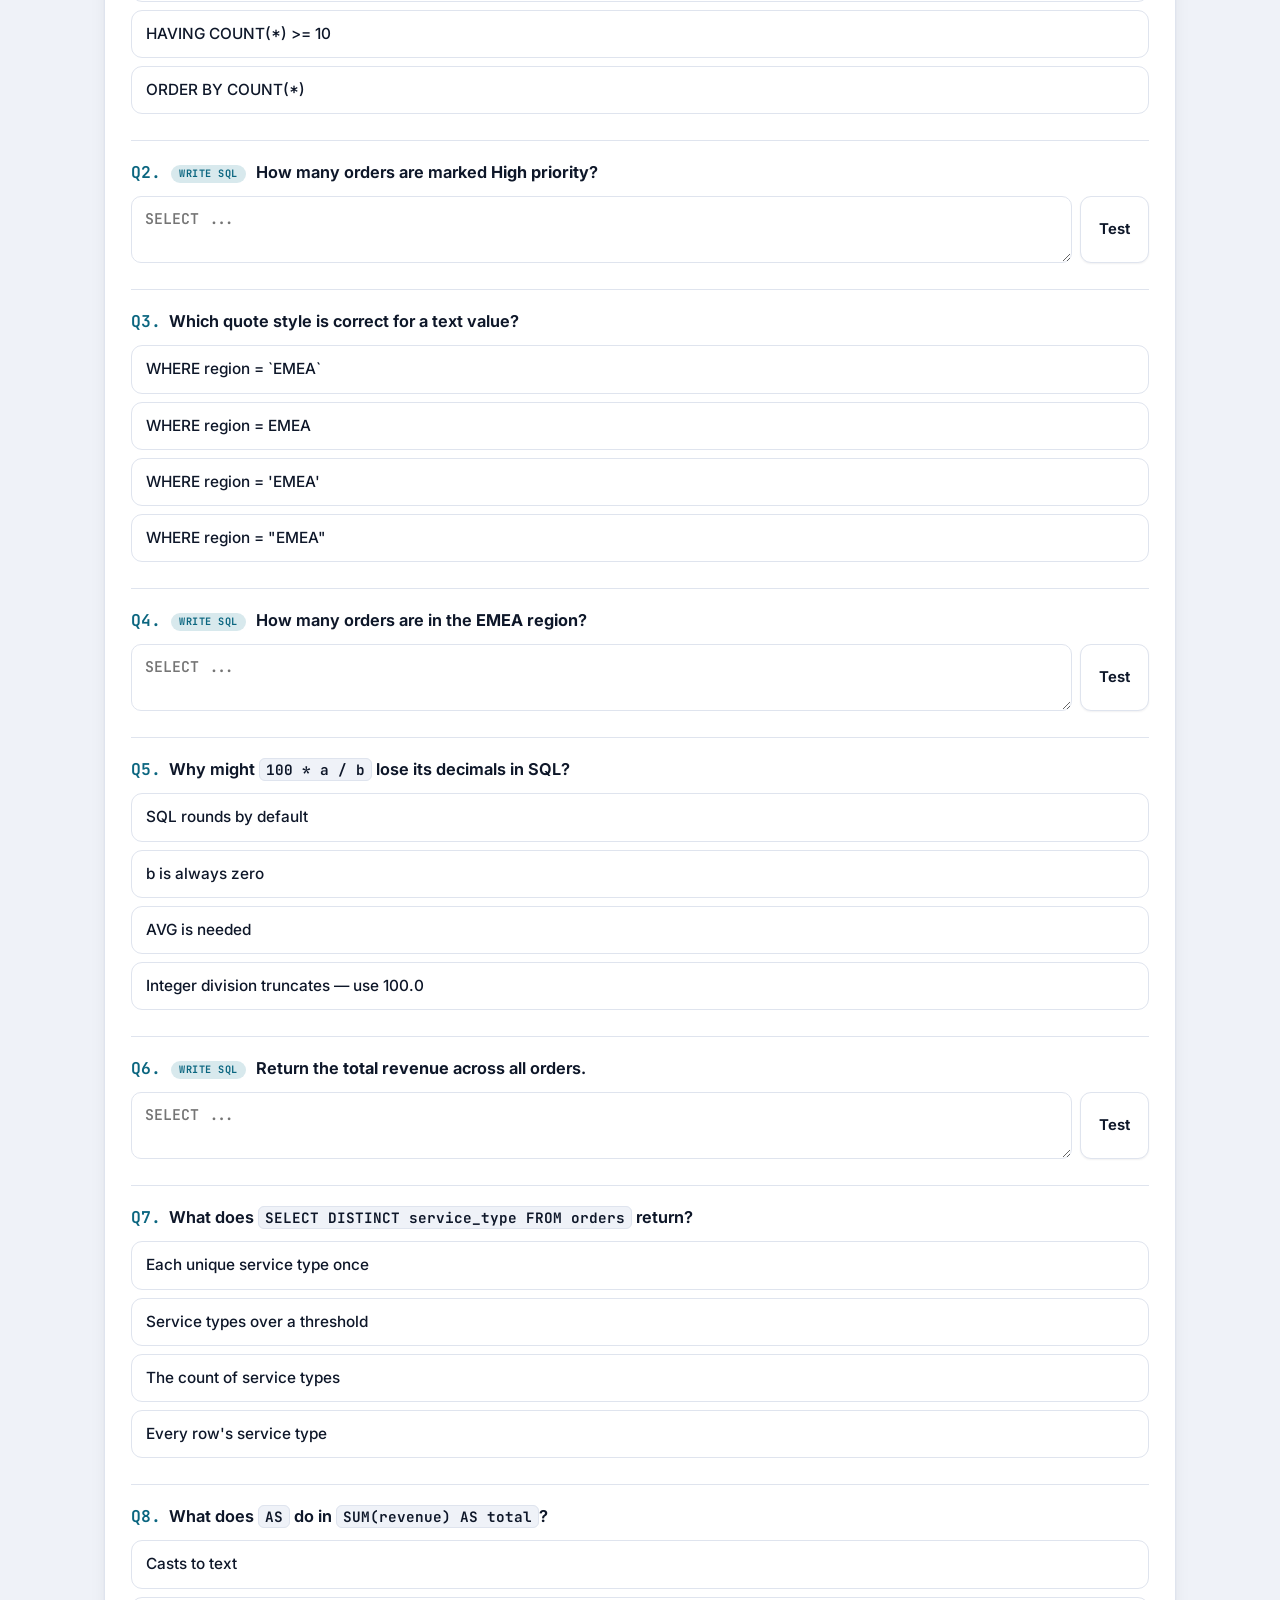
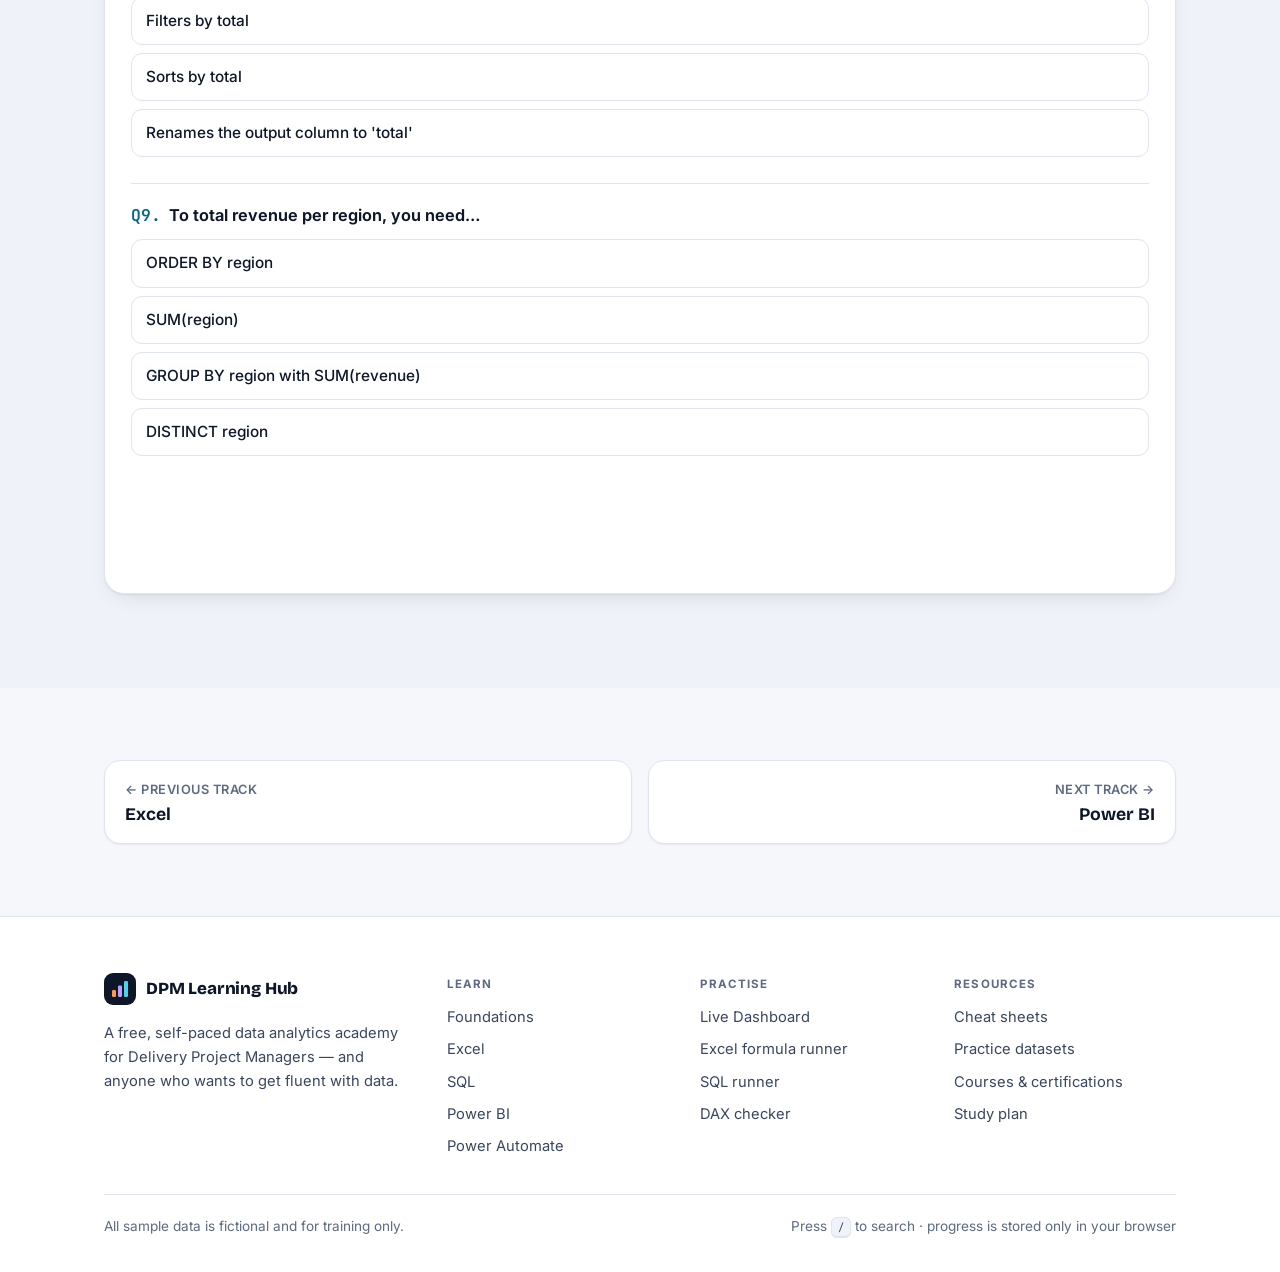
<file: sql.html>
<!DOCTYPE html>
<html lang="en">
<head>
<meta charset="UTF-8">
<meta name="viewport" content="width=device-width, initial-scale=1.0">
<!-- shell:head -->
<title>SQL — DPM Learning Hub</title>
<meta name="description" content="Query real data live in your browser.">
<meta name="theme-color" content="#0E1729">
<meta property="og:title" content="SQL — DPM Learning Hub">
<meta property="og:description" content="Query real data live in your browser.">
<link rel="icon" href="data:image/svg+xml,%3Csvg xmlns='http://www.w3.org/2000/svg' viewBox='0 0 32 32'%3E%3Crect width='32' height='32' rx='8' fill='%230E1729'/%3E%3Crect x='7' y='17' width='4' height='8' rx='1.5' fill='%23FF9A4D'/%3E%3Crect x='14' y='11' width='4' height='14' rx='1.5' fill='%23B9A0FF'/%3E%3Crect x='21' y='6' width='4' height='19' rx='1.5' fill='%234FD1EA'/%3E%3C/svg%3E">
<script>(function(){try{var m=JSON.parse(localStorage.getItem('dpm-mode'));if(m)document.documentElement.setAttribute('data-mode',m);}catch(e){}})();</script>
<link rel="preconnect" href="https://fonts.googleapis.com">
<link rel="preconnect" href="https://fonts.gstatic.com" crossorigin>
<link href="https://fonts.googleapis.com/css2?family=Bricolage+Grotesque:opsz,wght@12..96,600;12..96,700;12..96,800&family=Inter:wght@400;500;600;700;800&family=JetBrains+Mono:wght@500;600;700&display=swap" rel="stylesheet">
<link rel="stylesheet" href="assets/css/styles.css">
<!-- /shell:head -->
</head>
<body data-theme="sql" data-track="sql">
<!-- shell:header -->
<a class="skip" href="#main">Skip to content</a>
<div class="scrollbar" aria-hidden="true"></div>
<header class="site-header"><div class="wrap">
  <a class="brand" href="index.html" aria-label="DPM Learning Hub — home"><span class="brand-mark"><svg viewBox="0 0 20 20" aria-hidden="true"><rect x="2" y="11" width="4" height="7" rx="1.3" fill="#FF9A4D"/><rect x="8" y="6.5" width="4" height="11.5" rx="1.3" fill="#B9A0FF"/><rect x="14" y="2" width="4" height="16" rx="1.3" fill="#4FD1EA"/></svg></span><span>DPM Learning Hub<small>Data analytics academy</small></span></a>
  <nav class="main-nav" aria-label="Main">
    <a href="index.html">Home</a>
    <div class="menu">
      <button class="menu-trigger current" aria-expanded="false" aria-haspopup="true">Learn <span class="chev" aria-hidden="true">▾</span></button>
      <div class="mega"><a href="data-foundations.html"><span class="tdot" style="--c:var(--c-data)" aria-hidden="true">DB</span><span><b>01 · Foundations</b><span class="d">Tables, keys, schemas & OLAP — the groundwork</span></span></a><a href="excel.html"><span class="tdot" style="--c:var(--c-excel)" aria-hidden="true">XL</span><span><b>02 · Excel</b><span class="d">Formulas, lookups, PivotTables & Power Query</span></span></a><a href="sql.html" aria-current="page"><span class="tdot" style="--c:var(--c-sql)" aria-hidden="true">SQL</span><span><b>03 · SQL</b><span class="d">Query real data live in your browser</span></span></a><a href="powerbi.html"><span class="tdot powerbi" style="--c:var(--c-powerbi)" aria-hidden="true">BI</span><span><b>04 · Power BI</b><span class="d">Model, write DAX and build dashboards</span></span></a><a href="powerautomate.html"><span class="tdot" style="--c:var(--c-flow)" aria-hidden="true">PA</span><span><b>05 · Power Automate</b><span class="d">Automate reports, alerts & approvals</span></span></a>
        <div class="mega-foot"><a href="index.html#path">See the recommended path →</a><a href="downloads.html">Cheat sheets &amp; datasets →</a></div>
      </div>
    </div>
    <a href="dashboard.html">Live Dashboard</a>
    <a href="courses.html">Courses</a>
    <a href="downloads.html">Downloads</a>
  </nav>
  <div class="header-tools">
    <button class="search-btn" type="button" data-search-open aria-label="Search the hub"><span class="s-icon" aria-hidden="true">⌕</span><span class="s-label">Search lessons…</span><kbd><span class="kbd-mod">Ctrl</span> K</kbd></button>
    <button class="icon-btn" type="button" data-mode-toggle aria-label="Toggle dark mode"><svg class="mode-ic-light" viewBox="0 0 24 24" fill="none" stroke="currentColor" stroke-width="2" stroke-linecap="round" aria-hidden="true"><path d="M21 12.8A9 9 0 1 1 11.2 3a7 7 0 0 0 9.8 9.8z"/></svg><svg class="mode-ic-dark" viewBox="0 0 24 24" fill="none" stroke="currentColor" stroke-width="2" stroke-linecap="round" aria-hidden="true"><circle cx="12" cy="12" r="4"/><path d="M12 2v2M12 20v2M4.9 4.9l1.4 1.4M17.7 17.7l1.4 1.4M2 12h2M20 12h2M4.9 19.1l1.4-1.4M17.7 6.3l1.4-1.4"/></svg></button>
    <button class="icon-btn drawer-btn" type="button" data-drawer-toggle aria-expanded="false" aria-controls="site-drawer" aria-label="Open menu">☰</button>
  </div>
</div></header>
<div class="drawer" id="site-drawer">
  <div class="drawer-backdrop" data-drawer-close></div>
  <div class="drawer-panel" role="dialog" aria-label="Menu">
    <div class="drawer-top"><a class="brand" href="index.html"><span class="brand-mark"><svg viewBox="0 0 20 20" aria-hidden="true"><rect x="2" y="11" width="4" height="7" rx="1.3" fill="#FF9A4D"/><rect x="8" y="6.5" width="4" height="11.5" rx="1.3" fill="#B9A0FF"/><rect x="14" y="2" width="4" height="16" rx="1.3" fill="#4FD1EA"/></svg></span>DPM Learning Hub</a><button class="icon-btn" type="button" data-drawer-close aria-label="Close menu">✕</button></div>
    <button class="search-btn" type="button" data-search-open style="width:100%"><span class="s-icon" aria-hidden="true">⌕</span>Search lessons…</button>
    <h4>Start</h4>
    <a class="d-link" href="index.html">Home</a>
    <a class="d-link" href="dashboard.html">Live Dashboard</a>
    <h4>Learning tracks</h4>
    <a class="d-link" href="data-foundations.html"><span class="tdot" style="--c:var(--c-data)" aria-hidden="true">DB</span>Foundations</a><a class="d-link" href="excel.html"><span class="tdot" style="--c:var(--c-excel)" aria-hidden="true">XL</span>Excel</a><a class="d-link" href="sql.html" aria-current="page"><span class="tdot" style="--c:var(--c-sql)" aria-hidden="true">SQL</span>SQL</a><a class="d-link" href="powerbi.html"><span class="tdot powerbi" style="--c:var(--c-powerbi)" aria-hidden="true">BI</span>Power BI</a><a class="d-link" href="powerautomate.html"><span class="tdot" style="--c:var(--c-flow)" aria-hidden="true">PA</span>Power Automate</a>
    <h4>Resources</h4>
    <a class="d-link" href="courses.html">Courses &amp; certifications</a>
    <a class="d-link" href="downloads.html">Downloads</a>
  </div>
</div>
<!-- /shell:header -->
<main id="main">

<header class="hero"><div class="wrap">
  <!-- shell:crumbs --><nav class="crumbs" aria-label="Breadcrumb"><a href="index.html">Home</a><span class="sep">/</span><a href="index.html#tracks">Learn</a><span class="sep">/</span><span aria-current="page">SQL</span><span class="sep">·</span><span>Track 3 of 5</span></nav><!-- /shell:crumbs -->
  <span class="tool-badge"><span class="glyph">⌘</span> SQL</span>
  <h1>Ask your data<br>questions directly.</h1>
  <p class="lead">SQL is how you pull, filter and summarise data straight from the source — the language behind almost every database, dashboard and report. This page teaches the core clauses, then lets you <b>run real queries in your browser</b> against the same DPM delivery dataset used across the hub. No setup, nothing to install.</p>
<!-- shell:progress -->
  <div class="track-progress" data-progress="sql" hidden>
    <div class="tp-row"><span><b>Your progress</b> · saved in this browser</span><span class="pbar-txt"></span></div>
    <div class="pbar"><span class="pbar-fill"></span></div>
    <p data-exam-best="sql" hidden></p>
  </div>
<!-- /shell:progress -->
</div></header>

<!-- DOWNLOADS -->
<section><div class="wrap">
  <div class="callout">
    <div style="flex:1 1 340px">
      <h3 style="margin:0 0 .3em">Take SQL with you</h3>
      <p style="margin:0;color:var(--ink-soft)">A printable two-page cheat sheet for quick reference — clauses, joins, aggregates, window functions and common patterns, in the style of the classic R/RStudio cards. Plus a step-by-step guide to installing SQL Server on Windows when you're ready to leave the browser.</p>
    </div>
    <div style="display:flex;gap:10px;flex-wrap:wrap">
      <a class="btn" href="assets/docs/SQL-Cheat-Sheet.pdf" download>⬇ Cheat sheet (PDF)</a>
      <a class="btn ghost" href="assets/docs/Setting-up-SQL-Server-on-Windows.docx" download>Setup guide (Word)</a>
    </div>
  </div>
</div></section>

<!-- THE DATA -->
<section style="background:var(--surface-2)" id="your-tables"><div class="wrap">
  <span class="eyebrow">Your tables</span>
  <h2>Two tables to play with</h2>
  <p class="lead" style="max-width:70ch">The runner below loads a table called <code>orders</code> (72 delivery orders) and a small <code>targets</code> table (revenue target per region) so you can practise joins.</p>
  <div class="grid cols-2">
    <div class="card"><h3 style="margin-top:0"><code>orders</code></h3>
      <p style="font-size:.92rem;color:var(--ink-soft)">72 rows. Columns:</p>
      <p class="pills">
        <span class="term">order_id</span><span class="term">customer</span><span class="term">site_code</span><span class="term">city</span><span class="term">country</span><span class="term">region</span><span class="term">service_type</span><span class="term">status</span><span class="term">dpm</span><span class="term">field_engineer</span><span class="term">order_date</span><span class="term">target_go_live</span><span class="term">actual_go_live</span><span class="term">fte_days</span><span class="term">revenue</span><span class="term">aps_migrated</span><span class="term">priority</span>
      </p>
    </div>
    <div class="card"><h3 style="margin-top:0"><code>targets</code></h3>
      <p style="font-size:.92rem;color:var(--ink-soft)">3 rows. Columns:</p>
      <p class="pills"><span class="term">region</span><span class="term">revenue_target</span></p>
      <p style="font-size:.9rem;color:var(--muted)">Join it to <code>orders</code> on <code>region</code> to compare actuals against target.</p>
    </div>
  </div>
</div></section>

<!-- CLAUSES BY LEVEL -->
<section id="clauses-by-level"><div class="wrap">
  <span class="eyebrow">Clauses by level</span>
  <h2>Build your SQL vocabulary</h2>
  <p class="lead">SQL reads and summarises data in <b>relational tables</b> — the model from the <a href="data-foundations.html">Foundations</a> page. This track is split into <strong>three levels</strong> — tap any card to switch. Start at Level 1 and climb. Each clause has a worked example on the <code>orders</code> table and a task to try yourself — paste your answer into the <a href="#runner">runner below</a> to check it.</p>

  <div class="tiers" data-tiers="s" role="tablist">
    <button class="tier-btn" data-tier="basic" aria-selected="true" role="tab">
      <span class="lvl">1</span>
      <span class="tier-txt"><b>Basic</b><small>SELECT, WHERE, ORDER BY, DISTINCT</small></span>
    </button>
    <button class="tier-btn" data-tier="inter" aria-selected="false" role="tab">
      <span class="lvl">2</span>
      <span class="tier-txt"><b>Intermediate</b><small>Aggregates, GROUP BY, HAVING, JOIN</small></span>
    </button>
    <button class="tier-btn" data-tier="adv" aria-selected="false" role="tab">
      <span class="lvl">3</span>
      <span class="tier-txt"><b>Advanced</b><small>CASE, subqueries, CTEs, window functions</small></span>
    </button>
  </div>

  <!-- ===================== BASIC ===================== -->
  <div data-tier-panel="s" data-tier="basic" class="tier-panel active">

    <details id="sql-select-from" class="lesson" open><summary><span class="caret">▸</span><span class="fn">SELECT / FROM</span> Choose columns <span class="tag">Basic</span></summary>
    <div class="body">
      <p>Pick the columns you want from a table. <code>*</code> means "all columns"; otherwise list names separated by commas.</p>
      <div class="code"><button class="copy">Copy</button><span class="code-text">SELECT customer, region, revenue
FROM orders;</span></div>
      <div class="try"><p class="q">Try it</p>
        <p>Return just the <code>site_code</code> and <code>city</code> for every order.</p>
        <details class="reveal"><summary>Show answer</summary><div class="ans">
          <div class="code"><button class="copy">Copy</button><span class="code-text">SELECT site_code, city
FROM orders;</span></div>
          <p>Column names go after <code>SELECT</code>; the table after <code>FROM</code>.</p>
        </div></details>
      </div>
    </div></details>

    <details id="sql-where" class="lesson"><summary><span class="caret">▸</span><span class="fn">WHERE</span> Filter rows <span class="tag">Basic</span></summary>
    <div class="body">
      <p>Keep only the rows that match a condition. Text values go in <code>'single quotes'</code>.</p>
      <div class="code"><button class="copy">Copy</button><span class="code-text">SELECT customer, revenue
FROM orders
WHERE region = 'EMEA' AND status = 'Delivered';</span></div>
      <div class="note"><span class="ic">i</span><div>Operators: <span class="mono">=</span> equals, <span class="mono">&lt;&gt;</span> not equal, <span class="mono">&gt; &lt; &gt;= &lt;=</span>, and <span class="mono">AND</span> / <span class="mono">OR</span> to combine conditions.</div></div>
      <div class="try"><p class="q">Try it</p>
        <p>List the <code>customer</code> and <code>revenue</code> of every order in the <em>APAC</em> region.</p>
        <details class="reveal"><summary>Show answer</summary><div class="ans">
          <div class="code"><button class="copy">Copy</button><span class="code-text">SELECT customer, revenue
FROM orders
WHERE region = 'APAC';</span></div>
        </div></details>
      </div>
    </div></details>

    <details id="sql-order-by-limit" class="lesson"><summary><span class="caret">▸</span><span class="fn">ORDER BY / LIMIT</span> Sort and cap <span class="tag">Basic</span></summary>
    <div class="body">
      <p>Sort by a column (<code>DESC</code> for high-to-low, <code>ASC</code> for low-to-high) and keep just the top few with <code>LIMIT</code>.</p>
      <div class="code"><button class="copy">Copy</button><span class="code-text">SELECT customer, site_code, revenue
FROM orders
ORDER BY revenue DESC
LIMIT 5;</span></div>
      <div class="try"><p class="q">Try it</p>
        <p>Show the <strong>3 smallest</strong> orders by revenue (customer and revenue).</p>
        <details class="reveal"><summary>Show answer</summary><div class="ans">
          <div class="code"><button class="copy">Copy</button><span class="code-text">SELECT customer, revenue
FROM orders
ORDER BY revenue ASC
LIMIT 3;</span></div>
          <p><code>ASC</code> is the default sort, but spelling it out makes intent clear.</p>
        </div></details>
      </div>
    </div></details>

    <details id="sql-distinct" class="lesson"><summary><span class="caret">▸</span><span class="fn">DISTINCT</span> Unique values <span class="tag">Basic</span></summary>
    <div class="body">
      <p>Remove duplicates so each value appears once — handy for "what values exist in this column?".</p>
      <div class="code"><button class="copy">Copy</button><span class="code-text">SELECT DISTINCT country
FROM orders
ORDER BY country;</span></div>
      <div class="try"><p class="q">Try it</p>
        <p>List each <code>service_type</code> exactly once.</p>
        <details class="reveal"><summary>Show answer</summary><div class="ans">
          <div class="code"><button class="copy">Copy</button><span class="code-text">SELECT DISTINCT service_type
FROM orders;</span></div>
        </div></details>
      </div>
    </div></details>

  </div>

  <!-- ===================== INTERMEDIATE ===================== -->
  <div data-tier-panel="s" data-tier="inter" class="tier-panel">

    <details id="sql-aggregates-group-by" class="lesson" open><summary><span class="caret">▸</span><span class="fn">Aggregates + GROUP BY</span> Summarise <span class="tag">Intermediate</span></summary>
    <div class="body">
      <p><code>COUNT</code>, <code>SUM</code>, <code>AVG</code>, <code>MIN</code> and <code>MAX</code> collapse many rows into one. <code>GROUP BY</code> does it per category, and <code>AS</code> renames the output column.</p>
      <div class="code"><button class="copy">Copy</button><span class="code-text">SELECT region,
       COUNT(*)               AS orders,
       ROUND(SUM(revenue))    AS total_rev,
       ROUND(AVG(fte_days),1) AS avg_fte
FROM orders
GROUP BY region
ORDER BY total_rev DESC;</span></div>
      <div class="try"><p class="q">Try it</p>
        <p>For each <code>service_type</code>, show the number of orders and total revenue, busiest first.</p>
        <details class="reveal"><summary>Show answer</summary><div class="ans">
          <div class="code"><button class="copy">Copy</button><span class="code-text">SELECT service_type,
       COUNT(*)            AS orders,
       ROUND(SUM(revenue)) AS total_rev
FROM orders
GROUP BY service_type
ORDER BY orders DESC;</span></div>
        </div></details>
      </div>
    </div></details>

    <details id="sql-having" class="lesson"><summary><span class="caret">▸</span><span class="fn">HAVING</span> Filter groups <span class="tag">Intermediate</span></summary>
    <div class="body">
      <p><code>WHERE</code> filters rows <em>before</em> grouping; <code>HAVING</code> filters the groups <em>after</em>.</p>
      <div class="code"><button class="copy">Copy</button><span class="code-text">SELECT dpm, COUNT(*) AS orders
FROM orders
GROUP BY dpm
HAVING COUNT(*) >= 10
ORDER BY orders DESC;</span></div>
      <div class="note"><span class="ic">i</span><div><b>Order of execution:</b> <code>FROM → WHERE → GROUP BY → HAVING → SELECT → ORDER BY → LIMIT</code>. That's why a <code>SELECT</code> alias can't be used in <code>WHERE</code> — it doesn't exist yet.</div></div>
      <div class="try"><p class="q">Try it</p>
        <p>Which customers have <strong>more than 8</strong> orders? Show the customer and the count.</p>
        <details class="reveal"><summary>Show answer</summary><div class="ans">
          <div class="code"><button class="copy">Copy</button><span class="code-text">SELECT customer, COUNT(*) AS orders
FROM orders
GROUP BY customer
HAVING COUNT(*) > 8
ORDER BY orders DESC;</span></div>
        </div></details>
      </div>
    </div></details>

    <details id="sql-join" class="lesson"><summary><span class="caret">▸</span><span class="fn">JOIN</span> Combine tables <span class="tag">Intermediate</span></summary>
    <div class="body">
      <p>Match rows from two tables on a shared key. Here we compare each region's actual revenue to its target from the <code>targets</code> table.</p>
      <div class="code"><button class="copy">Copy</button><span class="code-text">SELECT o.region,
       ROUND(SUM(o.revenue)) AS actual,
       t.revenue_target,
       ROUND(100.0 * SUM(o.revenue) / t.revenue_target) AS pct_of_target
FROM orders o
JOIN targets t ON o.region = t.region
GROUP BY o.region
ORDER BY actual DESC;</span></div>
      <div class="try"><p class="q">Try it</p>
        <p>Show each region with its actual total revenue and its <code>revenue_target</code> side by side.</p>
        <details class="reveal"><summary>Show answer</summary><div class="ans">
          <div class="code"><button class="copy">Copy</button><span class="code-text">SELECT o.region,
       ROUND(SUM(o.revenue)) AS actual,
       t.revenue_target
FROM orders o
JOIN targets t ON o.region = t.region
GROUP BY o.region;</span></div>
          <p>Table aliases (<code>o</code>, <code>t</code>) keep the column references short and unambiguous.</p>
        </div></details>
      </div>
    </div></details>

  </div>

  <!-- ===================== ADVANCED ===================== -->
  <div data-tier-panel="s" data-tier="adv" class="tier-panel">

    <details id="sql-case" class="lesson" open><summary><span class="caret">▸</span><span class="fn">CASE</span> If-then logic in a column <span class="tag">Advanced</span></summary>
    <div class="body">
      <p>Bucket rows into categories on the fly, then group by the result.</p>
      <div class="code"><button class="copy">Copy</button><span class="code-text">SELECT CASE WHEN revenue >= 30000 THEN 'large'
            WHEN revenue >= 15000 THEN 'mid'
            ELSE 'small' END AS band,
       COUNT(*) AS orders
FROM orders
GROUP BY band
ORDER BY orders DESC;</span></div>
      <div class="try"><p class="q">Try it</p>
        <p>Label each order <em>'High'</em> when <code>priority</code> is 'High', otherwise <em>'Other'</em>, and count each label.</p>
        <details class="reveal"><summary>Show answer</summary><div class="ans">
          <div class="code"><button class="copy">Copy</button><span class="code-text">SELECT CASE WHEN priority = 'High' THEN 'High' ELSE 'Other' END AS bucket,
       COUNT(*) AS n
FROM orders
GROUP BY bucket;</span></div>
        </div></details>
      </div>
    </div></details>

    <details id="sql-subquery" class="lesson"><summary><span class="caret">▸</span><span class="fn">Subquery</span> A query inside a query <span class="tag">Advanced</span></summary>
    <div class="body">
      <p>Use the result of one query inside another. Here: orders above the overall average revenue.</p>
      <div class="code"><button class="copy">Copy</button><span class="code-text">SELECT customer, site_code, revenue
FROM orders
WHERE revenue > (SELECT AVG(revenue) FROM orders)
ORDER BY revenue DESC;</span></div>
      <div class="try"><p class="q">Try it</p>
        <p>List orders whose revenue is above the average revenue <strong>of EMEA orders</strong>.</p>
        <details class="reveal"><summary>Show answer</summary><div class="ans">
          <div class="code"><button class="copy">Copy</button><span class="code-text">SELECT customer, revenue
FROM orders
WHERE revenue > (SELECT AVG(revenue) FROM orders WHERE region = 'EMEA')
ORDER BY revenue DESC;</span></div>
        </div></details>
      </div>
    </div></details>

    <details id="sql-cte-with" class="lesson"><summary><span class="caret">▸</span><span class="fn">CTE (WITH)</span> Name a step for readability <span class="tag">Advanced</span></summary>
    <div class="body">
      <p>A common table expression is a named temporary result you can build on — cleaner than nesting subqueries.</p>
      <div class="code"><button class="copy">Copy</button><span class="code-text">WITH region_rev AS (
  SELECT region, SUM(revenue) AS total
  FROM orders
  GROUP BY region
)
SELECT region, total
FROM region_rev
ORDER BY total DESC;</span></div>
      <div class="try"><p class="q">Try it</p>
        <p>Using a CTE of orders-per-DPM, return only the DPMs with <strong>10 or more</strong> orders.</p>
        <details class="reveal"><summary>Show answer</summary><div class="ans">
          <div class="code"><button class="copy">Copy</button><span class="code-text">WITH c AS (
  SELECT dpm, COUNT(*) AS n
  FROM orders
  GROUP BY dpm
)
SELECT * FROM c
WHERE n >= 10
ORDER BY n DESC;</span></div>
          <p>Because the CTE already computed <code>n</code>, you can filter on it with a plain <code>WHERE</code>.</p>
        </div></details>
      </div>
    </div></details>

    <details id="sql-window-functions" class="lesson"><summary><span class="caret">▸</span><span class="fn">Window functions</span> Rank without collapsing rows <span class="tag">Advanced</span></summary>
    <div class="body">
      <p>Aggregate <em>across</em> rows while keeping every row. <code>RANK() OVER (...)</code> ranks each order by revenue within its region.</p>
      <div class="code"><button class="copy">Copy</button><span class="code-text">SELECT region, customer, revenue,
       RANK() OVER (PARTITION BY region ORDER BY revenue DESC) AS rev_rank
FROM orders
ORDER BY region, rev_rank
LIMIT 15;</span></div>
      <div class="try"><p class="q">Try it</p>
        <p>Rank <strong>all</strong> orders by revenue (highest = 1), showing customer, revenue and the rank.</p>
        <details class="reveal"><summary>Show answer</summary><div class="ans">
          <div class="code"><button class="copy">Copy</button><span class="code-text">SELECT customer, revenue,
       RANK() OVER (ORDER BY revenue DESC) AS rnk
FROM orders
ORDER BY rnk
LIMIT 15;</span></div>
          <p>Drop <code>PARTITION BY</code> to rank across the whole table instead of within each group.</p>
        </div></details>
      </div>
    </div></details>

  </div>
</div></section>

<!-- GOOD HABITS -->
<section style="background:var(--surface-2)" id="good-habits"><div class="wrap">
  <span class="eyebrow">Good habits</span>
  <h2>A few things that trip people up</h2>
  <div class="deflist">
    <div class="d"><b>Single vs double quotes</b> — text values use <code>'single quotes'</code>. Double quotes are for identifiers (column/table names), not strings.</div>
    <div class="d"><b>= vs LIKE</b> — <code>=</code> is exact. For partial matches use <code>LIKE 'SD-WAN%'</code> (<code>%</code> = any characters, <code>_</code> = one character).</div>
    <div class="d"><b>NULL is special</b> — use <code>IS NULL</code> / <code>IS NOT NULL</code>, never <code>= NULL</code>. Here, <code>actual_go_live</code> is NULL for orders not yet delivered.</div>
    <div class="d"><b>Integer division</b> — <code>3/2</code> can return <code>1</code>. Multiply by <code>1.0</code> (e.g. <code>100.0 * a / b</code>) to force decimals.</div>
    <div class="d"><b>COUNT(*) vs COUNT(col)</b> — <code>COUNT(*)</code> counts rows; <code>COUNT(col)</code> ignores NULLs in that column.</div>
  </div>
</div></section>

<!-- PLAYGROUND -->
<section id="runner"><div class="wrap">
  <span class="eyebrow">Try it for real</span>
  <h2>SQL runner</h2>
  <p class="lead" style="max-width:70ch">A full SQLite engine, running entirely in your browser. Write a query and hit Run — or load an example to start. Tip: <kbd>Ctrl/Cmd + Enter</kbd> runs.</p>

  <div class="play" id="sql-play">
    <textarea class="code-in" id="sql-in" spellcheck="false" rows="6">SELECT region,
       COUNT(*) AS orders,
       ROUND(SUM(revenue)) AS total_rev
FROM orders
GROUP BY region
ORDER BY total_rev DESC;</textarea>
    <div class="play-actions">
      <button class="btn" id="sql-run">▶ Run query</button>
      <span class="legend" id="sql-status"></span>
    </div>
    <div class="chips">
      <button class="chip-btn" data-f="SELECT * FROM orders LIMIT 10;">all columns</button>
      <button class="chip-btn" data-f="SELECT customer, site_code, revenue FROM orders WHERE status='Delivered' ORDER BY revenue DESC LIMIT 5;">top 5 delivered</button>
      <button class="chip-btn" data-f="SELECT service_type, COUNT(*) AS n, ROUND(AVG(fte_days),1) AS avg_fte FROM orders GROUP BY service_type ORDER BY n DESC;">by service type</button>
      <button class="chip-btn" data-f="SELECT dpm, COUNT(*) AS orders, ROUND(SUM(revenue)) AS rev FROM orders GROUP BY dpm HAVING COUNT(*)>=10 ORDER BY rev DESC;">busy DPMs (HAVING)</button>
      <button class="chip-btn" data-f="SELECT o.region, ROUND(SUM(o.revenue)) AS actual, t.revenue_target FROM orders o JOIN targets t ON o.region=t.region GROUP BY o.region;">join targets</button>
      <button class="chip-btn" data-f="SELECT DISTINCT country FROM orders ORDER BY country;">distinct countries</button>
      <button class="chip-btn" data-f="SELECT CASE WHEN revenue>=30000 THEN 'large' WHEN revenue>=15000 THEN 'mid' ELSE 'small' END AS band, COUNT(*) AS n FROM orders GROUP BY band ORDER BY n DESC;">CASE bands</button>
      <button class="chip-btn" data-f="WITH region_rev AS (SELECT region, SUM(revenue) total FROM orders GROUP BY region) SELECT * FROM region_rev ORDER BY total DESC;">CTE (WITH)</button>
      <button class="chip-btn" data-f="SELECT region, customer, revenue, RANK() OVER (PARTITION BY region ORDER BY revenue DESC) rnk FROM orders ORDER BY region, rnk LIMIT 15;">window RANK()</button>
    </div>
    <div class="out" id="sql-out" style="margin-top:12px">Loading…</div>
  </div>

  <div class="note"><span class="ic">i</span><div>Everything runs locally on a copy of the data — you can't break anything. Try <code>UPDATE</code>, <code>INSERT</code> or <code>CREATE TABLE</code> too; refresh the page to reset. Keep the <a href="assets/docs/SQL-Cheat-Sheet.pdf" download>cheat sheet</a> handy while you practise, or <a href="assets/docs/Setting-up-SQL-Server-on-Windows.docx" download>install SQL Server on Windows</a>.</div></div>
</div></section>

<!-- EXAM -->
<section style="background:var(--surface-2)" id="exam"><div class="wrap">
  <span class="eyebrow">Test yourself</span>
  <h2>SQL final exam</h2>
  <p class="lead" style="max-width:70ch">A fresh, randomised mix every time — including questions where you <b>write the query yourself</b> and we run it against the live tables and grade the result. Treat it as a checkpoint, then go run more queries above.</p>
  <div class="exam" data-bank="sqlBank" data-count="9" data-typed="3"></div>
</div></section>

<script type="application/json" id="sqlBank">
[
 {"type":"sql","q":"Write a query that returns the <b>number of Delivered orders</b>.","expect":41,"answer":"SELECT COUNT(*) FROM orders WHERE status = 'Delivered';","hint":"COUNT(*) with a WHERE on status.","why":"COUNT(*) counts the rows that survive the WHERE filter on status."},
 {"type":"sql","q":"Return the <b>total revenue</b> across all orders.","expect":1533987,"answer":"SELECT SUM(revenue) FROM orders;","hint":"SUM over the revenue column.","why":"SUM(revenue) adds the revenue of every row."},
 {"type":"sql","q":"Return the <b>total revenue for the EMEA region</b> only.","expect":1322838,"answer":"SELECT SUM(revenue) FROM orders WHERE region = 'EMEA';","hint":"SUM with a WHERE on region (text in single quotes).","why":"Filter to EMEA rows first, then SUM their revenue."},
 {"type":"sql","q":"How many orders are in the <b>EMEA region</b>?","expect":60,"answer":"SELECT COUNT(*) FROM orders WHERE region = 'EMEA';","hint":"COUNT(*) with WHERE region = 'EMEA'.","why":"COUNT(*) counts rows matching the region filter."},
 {"type":"sql","q":"How many <b>distinct customers</b> appear in the table?","expect":8,"answer":"SELECT COUNT(DISTINCT customer) FROM orders;","hint":"COUNT(DISTINCT column).","why":"COUNT(DISTINCT customer) counts each unique customer once."},
 {"type":"sql","q":"Return the <b>highest single order revenue</b>.","expect":40684,"answer":"SELECT MAX(revenue) FROM orders;","hint":"MAX over revenue.","why":"MAX(revenue) returns the largest value in the column."},
 {"type":"sql","q":"How many orders are marked <b>High priority</b>?","expect":21,"answer":"SELECT COUNT(*) FROM orders WHERE priority = 'High';","hint":"COUNT(*) with WHERE on priority.","why":"Filter to High priority, then count the rows."},
 {"type":"sql","q":"Count the orders that are <b>both EMEA and Delivered</b>.","expect":33,"answer":"SELECT COUNT(*) FROM orders WHERE region = 'EMEA' AND status = 'Delivered';","hint":"Two conditions joined with AND.","why":"AND requires both conditions to be true for a row to count."},
 {"type":"sql","q":"Which <b>region has the most orders</b>? (return the region name)","expect":"EMEA","answer":"SELECT region FROM orders GROUP BY region ORDER BY COUNT(*) DESC LIMIT 1;","hint":"GROUP BY region, ORDER BY COUNT(*) DESC, LIMIT 1.","why":"Group by region, sort by the per-group count descending, and take the top one."},
 {"type":"sql","q":"Which <b>customer has the highest total revenue</b>? (return the customer name)","expect":"Carlsberg Group","answer":"SELECT customer FROM orders GROUP BY customer ORDER BY SUM(revenue) DESC LIMIT 1;","hint":"GROUP BY customer, ORDER BY SUM(revenue) DESC, LIMIT 1.","why":"Aggregate revenue per customer, sort descending, and return the top name."},
 {"q":"Which clause filters <em>rows</em> before any grouping happens?","opts":["WHERE","HAVING","GROUP BY","ORDER BY"],"correct":0,"why":"WHERE filters individual rows before aggregation; HAVING filters groups afterwards."},
 {"q":"How do you keep only the 5 highest-revenue orders?","opts":["ORDER BY revenue DESC LIMIT 5","WHERE revenue = TOP 5","GROUP BY revenue LIMIT 5","HAVING revenue > 5"],"correct":0,"why":"Sort descending by revenue, then LIMIT 5 caps the output to the top rows."},
 {"q":"What does <code>COUNT(*)</code> return?","opts":["The number of rows","The sum of a column","The number of distinct values","The number of columns"],"correct":0,"why":"COUNT(*) counts rows. COUNT(col) counts non-NULL values in that column."},
 {"q":"To total revenue per region, you need…","opts":["GROUP BY region with SUM(revenue)","ORDER BY region","SUM(region)","DISTINCT region"],"correct":0,"why":"GROUP BY region creates one group per region; SUM(revenue) aggregates within each."},
 {"q":"Which correctly filters groups to DPMs with 10+ orders?","opts":["HAVING COUNT(*) >= 10","WHERE COUNT(*) >= 10","LIMIT 10","ORDER BY COUNT(*)"],"correct":0,"why":"Aggregate conditions go in HAVING; WHERE can't use aggregates because it runs before grouping."},
 {"q":"How should you test whether <code>actual_go_live</code> has no value?","opts":["WHERE actual_go_live IS NULL","WHERE actual_go_live = NULL","WHERE actual_go_live = ''","WHERE actual_go_live = 0"],"correct":0,"why":"NULL comparisons need IS NULL / IS NOT NULL; = NULL never matches anything."},
 {"q":"Which quote style is correct for a text value?","opts":["WHERE region = 'EMEA'","WHERE region = \"EMEA\"","WHERE region = EMEA","WHERE region = `EMEA`"],"correct":0,"why":"String literals use single quotes. Double quotes denote identifiers in standard SQL."},
 {"q":"What does <code>SELECT DISTINCT service_type FROM orders</code> return?","opts":["Each unique service type once","Every row's service type","The count of service types","Service types over a threshold"],"correct":0,"why":"DISTINCT removes duplicates, returning each unique value a single time."},
 {"q":"A JOIN between <code>orders</code> and <code>targets</code> matches rows on…","opts":["a shared key such as region","row position","alphabetical order","the primary key only"],"correct":0,"why":"A JOIN combines rows where the ON condition matches — here orders.region = targets.region."},
 {"q":"For a partial text match like everything starting with 'SD-WAN', use…","opts":["LIKE 'SD-WAN%'","= 'SD-WAN%'","IN 'SD-WAN'","CONTAINS('SD-WAN')"],"correct":0,"why":"LIKE with the % wildcard matches any characters after 'SD-WAN'."},
 {"q":"What does <code>AS</code> do in <code>SUM(revenue) AS total</code>?","opts":["Renames the output column to 'total'","Filters by total","Casts to text","Sorts by total"],"correct":0,"why":"AS gives a column (or table) an alias, making results readable and easy to reference."},
 {"q":"Why might <code>100 * a / b</code> lose its decimals in SQL?","opts":["Integer division truncates — use 100.0","SQL rounds by default","AVG is needed","b is always zero"],"correct":0,"why":"Dividing two integers can truncate; using 100.0 forces floating-point math."}
]
</script>

<!-- shell:footer -->
<section class="pager-sec"><div class="wrap"><nav class="pager" aria-label="Tracks"><a class="prev" href="excel.html"><small>← Previous track</small><b>Excel</b></a><a class="next" href="powerbi.html"><small>Next track →</small><b>Power BI</b></a></nav></div></section>
</main>
<div class="toc" data-toc hidden></div>
<button class="to-top" type="button" aria-label="Back to top">↑</button>
<footer class="site-footer"><div class="wrap">
  <div class="foot-grid">
    <div>
      <a class="brand" href="index.html"><span class="brand-mark"><svg viewBox="0 0 20 20" aria-hidden="true"><rect x="2" y="11" width="4" height="7" rx="1.3" fill="#FF9A4D"/><rect x="8" y="6.5" width="4" height="11.5" rx="1.3" fill="#B9A0FF"/><rect x="14" y="2" width="4" height="16" rx="1.3" fill="#4FD1EA"/></svg></span>DPM Learning Hub</a>
      <p style="max-width:40ch;margin-top:14px">A free, self-paced data analytics academy for Delivery Project Managers — and anyone who wants to get fluent with data.</p>
    </div>
    <div><h4>Learn</h4><ul><li><a href="data-foundations.html">Foundations</a></li><li><a href="excel.html">Excel</a></li><li><a href="sql.html">SQL</a></li><li><a href="powerbi.html">Power BI</a></li><li><a href="powerautomate.html">Power Automate</a></li></ul></div>
    <div><h4>Practise</h4><ul><li><a href="dashboard.html">Live Dashboard</a></li><li><a href="excel.html#runner">Excel formula runner</a></li><li><a href="sql.html#runner">SQL runner</a></li><li><a href="powerbi.html#runner">DAX checker</a></li></ul></div>
    <div><h4>Resources</h4><ul><li><a href="downloads.html">Cheat sheets</a></li><li><a href="downloads.html#sample-data">Practice datasets</a></li><li><a href="courses.html">Courses &amp; certifications</a></li><li><a href="index.html#plan">Study plan</a></li></ul></div>
  </div>
  <div class="foot-bottom"><span>All sample data is fictional and for training only.</span><span>Press <kbd>/</kbd> to search · progress is stored only in your browser</span></div>
</div></footer>
<!-- /shell:footer -->

<script src="assets/js/sample-data.js"></script>
<script src="assets/vendor/sql-wasm.js"></script>
<script src="assets/js/playground.js"></script>
<script src="assets/js/exam.js"></script>
<script src="assets/js/main.js"></script>
</body>
</html>
</file>
<file: assets/css/styles.css>
/* ============================================================
   DPM Learning Hub — design system
   - Light/dark mode: html[data-mode="light|dark"] (set before paint)
   - Track accent:    body[data-theme="hub|data|excel|sql|powerbi|flow"]
   Token roles
     --accent      fill colour for buttons, bars, active states
     --on-accent   text on top of --accent
     --accent-ink  accent used as text/icon on surfaces (contrast-safe)
   ============================================================ */

/* ---------- base tokens (light) ---------- */
:root{
  --bg:#F6F7FB; --surface:#FFFFFF; --surface-2:#EFF2F8; --surface-3:#E6EAF3; --line:#DFE4EE; --line-strong:#C9D0DE;
  --ink:#0E1729; --ink-soft:#3A465E; --muted:#5E6A82;
  --good:#16794A; --bad:#C2342F; --warn:#9A6200;
  --code-bg:#0E1626; --code-ink:#E4EAF5; --code-line:#25324A;
  --shadow-sm:0 1px 2px rgba(15,23,41,.06);
  --shadow:0 1px 2px rgba(15,23,41,.05),0 8px 24px -12px rgba(15,23,41,.18);
  --shadow-lg:0 2px 6px rgba(15,23,41,.06),0 24px 48px -20px rgba(15,23,41,.30);
  --radius:16px; --radius-sm:10px; --maxw:1120px; --header-h:64px;
  --font-display:"Bricolage Grotesque","Inter",system-ui,sans-serif;
  --font-body:"Inter",system-ui,-apple-system,"Segoe UI",Roboto,sans-serif;
  --font-mono:"JetBrains Mono",ui-monospace,SFMono-Regular,Menlo,monospace;
  color-scheme:light;

  /* track colours (used for chips/dots everywhere, independent of page theme) */
  --c-hub:#E25F00; --c-data:#6D28D9; --c-excel:#1D7A4C; --c-sql:#0E7490; --c-powerbi:#E3B505; --c-flow:#1F5FE0;
}
html[data-mode="dark"]{
  --bg:#0A0F1C; --surface:#111a2c; --surface-2:#172238; --surface-3:#1e2b45; --line:#24314c; --line-strong:#33425f;
  --ink:#E9EEF8; --ink-soft:#B7C2D8; --muted:#8B98B2;
  --good:#3FCB85; --bad:#FF7A72; --warn:#F2B84B;
  --code-bg:#060b16; --code-ink:#E4EAF5; --code-line:#1c2740;
  --shadow-sm:0 1px 2px rgba(0,0,0,.4);
  --shadow:0 1px 2px rgba(0,0,0,.35),0 10px 28px -14px rgba(0,0,0,.6);
  --shadow-lg:0 2px 8px rgba(0,0,0,.4),0 28px 56px -22px rgba(0,0,0,.75);
  color-scheme:dark;
}

/* ---------- track accents ---------- */
body{--accent:#E25F00; --accent-2:#FF9F4D; --on-accent:#fff; --accent-ink:#B84A00; --accent-ink-d:#FF9A4D}
body[data-theme="data"]   {--accent:#6D28D9; --accent-2:#A78BFA; --on-accent:#fff;    --accent-ink:#6326C7; --accent-ink-d:#B9A0FF}
body[data-theme="excel"]  {--accent:#1D7A4C; --accent-2:#34C483; --on-accent:#fff;    --accent-ink:#17683F; --accent-ink-d:#4FDB9B}
body[data-theme="sql"]    {--accent:#0E7490; --accent-2:#22C1DF; --on-accent:#fff;    --accent-ink:#0B6680; --accent-ink-d:#4FD1EA}
body[data-theme="powerbi"]{--accent:#F2C811; --accent-2:#E8A200; --on-accent:#1A1A1A; --accent-ink:#7F6200; --accent-ink-d:#F5D445}
body[data-theme="flow"]   {--accent:#1F5FE0; --accent-2:#7C4DDB; --on-accent:#fff;    --accent-ink:#1A52C4; --accent-ink-d:#7FA8FF}
html[data-mode="dark"] body{--accent-ink:var(--accent-ink-d)}
html[data-mode="dark"] body[data-theme="excel"]{--accent:#22995F}
html[data-mode="dark"] body[data-theme="sql"]{--accent:#1590B0}
html[data-mode="dark"] body[data-theme="data"]{--accent:#7C3AED}

/* ---------- reset & type ---------- */
*,*::before,*::after{box-sizing:border-box}
html{scroll-behavior:smooth;scroll-padding-top:calc(var(--header-h) + 16px);-webkit-text-size-adjust:100%}
body{margin:0;background:var(--bg);color:var(--ink);font-family:var(--font-body);font-size:16.5px;line-height:1.65;
  -webkit-font-smoothing:antialiased;text-rendering:optimizeLegibility;overflow-x:hidden}
body.no-scroll{overflow:hidden}
h1,h2,h3,h4,.display{font-family:var(--font-display);line-height:1.1;letter-spacing:-.02em;font-weight:700;color:var(--ink)}
h2{font-size:clamp(1.65rem,3.2vw,2.15rem);margin:.25em 0 .35em}
h3{font-size:1.2rem}
p{margin:.65em 0}
.mono,code{font-family:var(--font-mono)}
code{font-size:.88em;background:var(--surface-2);border:1px solid var(--line);padding:1px 6px;border-radius:6px;color:var(--ink)}
a{color:var(--accent-ink);text-decoration:underline;text-decoration-color:color-mix(in srgb,var(--accent-ink) 35%,transparent);text-underline-offset:3px}
a:hover{text-decoration-color:currentColor}
img,svg{max-width:100%}
::selection{background:color-mix(in srgb,var(--accent) 30%,transparent)}
:focus-visible{outline:3px solid color-mix(in srgb,var(--accent) 70%,transparent);outline-offset:2px;border-radius:6px}
hr{border:0;border-top:1px solid var(--line);margin:28px 0}
.skip{position:absolute;left:12px;top:-60px;z-index:200;background:var(--ink);color:var(--bg);padding:10px 14px;border-radius:10px;text-decoration:none;font-weight:600}
.skip:focus{top:12px}
.sr-only{position:absolute!important;width:1px;height:1px;overflow:hidden;clip:rect(0 0 0 0);white-space:nowrap}

/* ---------- layout ---------- */
.wrap{max-width:var(--maxw);margin:0 auto;padding:0 24px}
main > section,section{padding:72px 0}
section + section{border-top:1px solid var(--line)}
section[style*="surface-2"]{background:var(--surface-2)!important}
.lead{font-size:1.14rem;color:var(--ink-soft);max-width:66ch}
.eyebrow{display:inline-flex;align-items:center;gap:8px;font:700 .76rem/1 var(--font-body);letter-spacing:.09em;text-transform:uppercase;color:var(--accent-ink);margin-bottom:6px}
.eyebrow::before{content:"";width:18px;height:3px;border-radius:3px;background:var(--accent)}
.hint{color:var(--muted);font-size:.9rem}
.center{text-align:center}
.section-head{display:flex;justify-content:space-between;align-items:flex-end;gap:20px;flex-wrap:wrap;margin-bottom:26px}
.section-head .lead{margin:0}

/* ---------- header ---------- */
.scrollbar{position:fixed;top:0;left:0;height:3px;width:0;background:linear-gradient(90deg,var(--accent),var(--accent-2));z-index:120;transition:width .08s linear}
.site-header{position:sticky;top:0;z-index:100;height:var(--header-h);
  background:color-mix(in srgb,var(--bg) 82%,transparent);backdrop-filter:saturate(1.4) blur(14px);-webkit-backdrop-filter:saturate(1.4) blur(14px);
  border-bottom:1px solid transparent;transition:border-color .2s,box-shadow .2s}
body.scrolled .site-header{border-bottom-color:var(--line);box-shadow:var(--shadow-sm)}
.site-header .wrap{display:flex;align-items:center;gap:14px;height:100%;max-width:1280px}
.brand{display:inline-flex;align-items:center;gap:10px;font:800 1.06rem/1 var(--font-display);color:var(--ink);text-decoration:none;letter-spacing:-.01em;white-space:nowrap}
.brand-mark{width:32px;height:32px;border-radius:9px;display:grid;place-items:center;background:var(--ink);flex:0 0 auto}
.brand-mark svg{width:20px;height:20px}
.brand small{display:block;font:600 .66rem/1 var(--font-mono);color:var(--muted);letter-spacing:.06em;text-transform:uppercase;margin-top:3px}
.main-nav{display:flex;align-items:center;gap:2px;margin-left:18px}
.main-nav > a,.menu-trigger{display:inline-flex;align-items:center;gap:6px;color:var(--ink-soft);font:500 .94rem/1 var(--font-body);
  padding:10px 12px;border-radius:10px;text-decoration:none;background:none;border:0;cursor:pointer}
.main-nav > a:hover,.menu-trigger:hover,.menu.open .menu-trigger{background:var(--surface-2);color:var(--ink)}
.main-nav > a[aria-current="page"],.menu-trigger.current{color:var(--ink);font-weight:650;box-shadow:inset 0 -2px 0 var(--accent)}
.menu-trigger .chev{font-size:.7em;transition:transform .2s}
.menu.open .chev{transform:rotate(180deg)}
.menu{position:relative}
.mega{position:absolute;top:calc(100% + 10px);left:-8px;width:min(680px,92vw);background:var(--surface);border:1px solid var(--line);
  border-radius:18px;box-shadow:var(--shadow-lg);padding:14px;display:none;grid-template-columns:1fr 1fr;gap:6px}
.menu.open .mega{display:grid;animation:pop .16s ease}
@keyframes pop{from{opacity:0;transform:translateY(-4px)}to{opacity:1;transform:none}}
.mega a{display:flex;gap:12px;align-items:flex-start;padding:12px;border-radius:12px;text-decoration:none;color:var(--ink)}
.mega a:hover,.mega a:focus-visible{background:var(--surface-2)}
.mega a[aria-current="page"]{background:var(--surface-2)}
.mega b{display:block;font-weight:650;font-size:.96rem}
.mega span.d{display:block;color:var(--muted);font-size:.84rem;line-height:1.4;margin-top:2px}
.mega .mega-foot{grid-column:1/-1;border-top:1px solid var(--line);margin-top:6px;padding:12px 12px 4px;display:flex;gap:18px;flex-wrap:wrap;font-size:.88rem}
.mega .mega-foot a{display:inline;padding:0;color:var(--accent-ink);font-weight:600}
.tdot{flex:0 0 auto;width:34px;height:34px;border-radius:10px;display:grid;place-items:center;font:800 .8rem/1 var(--font-mono);color:#fff;background:var(--c,var(--c-hub))}
.tdot.powerbi{color:#1a1a1a}
.header-tools{margin-left:auto;display:flex;align-items:center;gap:8px}
.search-btn{display:inline-flex;align-items:center;gap:10px;height:40px;padding:0 10px 0 12px;min-width:220px;border-radius:11px;cursor:pointer;
  background:var(--surface);border:1px solid var(--line);color:var(--muted);font:500 .9rem/1 var(--font-body);box-shadow:var(--shadow-sm)}
.search-btn:hover{border-color:var(--line-strong);color:var(--ink-soft)}
.search-btn .s-icon{font-size:1.15rem;line-height:1}
.search-btn kbd{margin-left:auto}
.icon-btn{width:40px;height:40px;display:inline-grid;place-items:center;border-radius:11px;border:1px solid var(--line);background:var(--surface);
  color:var(--ink);cursor:pointer;box-shadow:var(--shadow-sm);font-size:1.05rem}
.icon-btn:hover{border-color:var(--line-strong)}
.icon-btn svg{width:19px;height:19px}
.mode-ic-dark{display:none}
html[data-mode="dark"] .mode-ic-dark{display:block}
html[data-mode="dark"] .mode-ic-light{display:none}
.drawer-btn{display:none}

/* mobile drawer */
.drawer{position:fixed;inset:0;z-index:150;display:none}
.drawer.open{display:block}
.drawer-backdrop{position:absolute;inset:0;background:rgba(5,10,20,.5);animation:fadein .2s}
@keyframes fadein{from{opacity:0}}
.drawer-panel{position:absolute;top:0;right:0;bottom:0;width:min(360px,88vw);background:var(--bg);border-left:1px solid var(--line);
  padding:18px 18px 32px;overflow:auto;animation:slidein .22s ease}
@keyframes slidein{from{transform:translateX(30px);opacity:0}}
.drawer-top{display:flex;justify-content:space-between;align-items:center;margin-bottom:12px}
.drawer h4{font:700 .72rem/1 var(--font-body);letter-spacing:.1em;text-transform:uppercase;color:var(--muted);margin:22px 0 8px}
.drawer a.d-link{display:flex;align-items:center;gap:12px;padding:10px;border-radius:12px;text-decoration:none;color:var(--ink);font-weight:550}
.drawer a.d-link:hover,.drawer a.d-link[aria-current="page"]{background:var(--surface-2)}
.drawer .tdot{width:28px;height:28px;font-size:.7rem;border-radius:8px}

@media (max-width:1080px){ .search-btn{min-width:0} .search-btn .s-label,.search-btn kbd{display:none} }
@media (max-width:920px){
  .main-nav{display:none}
  .drawer-btn{display:inline-grid}
}

/* ---------- breadcrumbs & hero ---------- */
.crumbs{display:flex;gap:8px;align-items:center;flex-wrap:wrap;font-size:.86rem;color:var(--muted);margin-bottom:18px}
.crumbs a{color:var(--muted);text-decoration:none}
.crumbs a:hover{color:var(--ink)}
.crumbs .sep{opacity:.6}
.hero{position:relative;padding:56px 0 56px;overflow:hidden;isolation:isolate}
.hero::before{content:"";position:absolute;inset:-40% -10% auto auto;width:720px;height:720px;z-index:-1;border-radius:50%;
  background:radial-gradient(closest-side,color-mix(in srgb,var(--accent) 22%,transparent),transparent 70%);opacity:.75;pointer-events:none}
.hero::after{content:"";position:absolute;inset:0;z-index:-2;pointer-events:none;
  background-image:linear-gradient(var(--line) 1px,transparent 1px),linear-gradient(90deg,var(--line) 1px,transparent 1px);
  background-size:44px 44px;mask-image:linear-gradient(180deg,rgba(0,0,0,.55),transparent 75%);-webkit-mask-image:linear-gradient(180deg,rgba(0,0,0,.55),transparent 75%);opacity:.5}
.hero h1{font-size:clamp(2.3rem,5.4vw,4rem);margin:.3em 0 .3em;max-width:18ch}
.hero .lead{font-size:1.18rem}
.tool-badge{display:inline-flex;align-items:center;gap:10px;padding:6px 14px 6px 6px;border-radius:999px;
  background:var(--surface);border:1px solid var(--line);font-weight:600;font-size:.88rem;box-shadow:var(--shadow-sm);color:var(--ink)}
.tool-badge .glyph{width:26px;height:26px;border-radius:999px;background:var(--accent);display:grid;place-items:center;color:var(--on-accent)!important;font-weight:800;font-size:.74rem}
.hero-meta{display:flex;flex-wrap:wrap;gap:10px 22px;margin-top:22px;color:var(--muted);font-size:.9rem}
.hero-meta span{display:inline-flex;gap:7px;align-items:center}
.hero-meta b{color:var(--ink)}

/* track progress (hero) */
.track-progress{margin-top:26px;max-width:520px;background:var(--surface);border:1px solid var(--line);border-radius:14px;padding:14px 16px;box-shadow:var(--shadow-sm)}
.track-progress .tp-row{display:flex;justify-content:space-between;gap:12px;font-size:.88rem;color:var(--ink-soft);margin-bottom:8px}
.track-progress .tp-row b{color:var(--ink)}
.pbar{height:8px;border-radius:99px;background:var(--surface-3);overflow:hidden}
.pbar-fill{display:block;height:100%;width:0;border-radius:99px;background:linear-gradient(90deg,var(--accent),var(--accent-2));transition:width .5s ease}
[data-exam-best]{font-size:.84rem;color:var(--good);font-weight:600;margin:8px 0 0}

/* ---------- buttons ---------- */
.btn{display:inline-flex;align-items:center;justify-content:center;gap:8px;border:1px solid transparent;cursor:pointer;
  font:650 .93rem/1 var(--font-body);padding:12px 18px;border-radius:11px;background:var(--accent);color:var(--on-accent);
  box-shadow:var(--shadow-sm);text-decoration:none;transition:transform .12s,filter .12s,box-shadow .12s;white-space:nowrap}
.btn:hover{filter:brightness(1.07);transform:translateY(-1px);box-shadow:var(--shadow)}
.btn:active{transform:none}
.btn.ghost{background:var(--surface);color:var(--ink);border-color:var(--line)}
.btn.ghost:hover{border-color:var(--line-strong);filter:none}
.btn.lg{padding:15px 22px;font-size:1rem;border-radius:13px}
.btn:disabled{opacity:.5;cursor:not-allowed;filter:none;transform:none}
.dl{display:inline-flex;align-items:center;gap:9px;background:var(--accent);color:var(--on-accent);font-weight:600;font-size:.93rem;
  padding:11px 16px;border-radius:11px;box-shadow:var(--shadow-sm);text-decoration:none;border:1px solid transparent}
.dl:hover{filter:brightness(1.06)}
.dl.ghost{background:var(--surface);color:var(--ink);border-color:var(--line)}
.dl.ghost:hover{border-color:var(--line-strong);filter:none}
.pills{display:flex;gap:8px;flex-wrap:wrap;margin:6px 0}
.pill{display:inline-flex;align-items:center;gap:6px;font:600 .78rem/1 var(--font-mono);padding:7px 11px;border-radius:999px;background:var(--surface);border:1px solid var(--line);color:var(--ink-soft)}
kbd{font-family:var(--font-mono);font-size:.76em;background:var(--surface-2);border:1px solid var(--line);border-bottom-width:2px;border-radius:6px;padding:2px 6px;color:var(--ink-soft)}

/* ---------- cards & grids ---------- */
.grid{display:grid;gap:20px}
.grid.cols-2{grid-template-columns:repeat(2,minmax(0,1fr))}
.grid.cols-3{grid-template-columns:repeat(3,minmax(0,1fr))}
.grid.cols-4{grid-template-columns:repeat(4,minmax(0,1fr))}
.card{background:var(--surface);border:1px solid var(--line);border-radius:var(--radius);padding:24px;box-shadow:var(--shadow-sm)}
.card h3{margin:.1em 0 .4em;font-size:1.18rem}
.card > p:last-child{margin-bottom:0}
.tool-card{display:flex;flex-direction:column;color:var(--ink);position:relative;overflow:hidden;text-decoration:none;
  transition:transform .18s ease,box-shadow .18s ease,border-color .18s}
.tool-card:hover{transform:translateY(-3px);box-shadow:var(--shadow-lg);border-color:var(--line-strong)}
.tool-card::before{content:"";position:absolute;inset:0 0 auto 0;height:4px;background:var(--c,var(--accent))}
.tool-card p{color:var(--ink-soft)}
.tool-card .chip{align-self:flex-start;display:inline-block;font:700 .7rem/1 var(--font-mono);letter-spacing:.1em;text-transform:uppercase;
  padding:6px 9px;border-radius:7px;color:#fff;margin-bottom:12px}
.tool-card .arrow{margin-top:auto;padding-top:10px;font-weight:650;font-size:.92rem;color:var(--ink);display:inline-flex;gap:6px;align-items:center}
.tool-card:hover .arrow{color:var(--accent-ink)}
.tool-card .arrow::after{content:"→";transition:transform .18s}
.tool-card:hover .arrow::after{transform:translateX(4px)}

/* ---------- tier tabs ---------- */
.tiers{display:grid;grid-template-columns:repeat(3,1fr);gap:12px;margin:22px 0 26px}
.tier-btn{display:flex;align-items:center;gap:13px;text-align:left;cursor:pointer;border:1px solid var(--line);background:var(--surface);color:var(--ink);
  padding:14px 16px;border-radius:14px;transition:border-color .15s,transform .15s,background .15s;box-shadow:var(--shadow-sm);font:inherit}
.tier-btn:hover{border-color:var(--accent)}
.tier-btn .lvl{flex:0 0 auto;width:36px;height:36px;border-radius:50%;display:grid;place-items:center;font:800 1rem/1 var(--font-body);
  background:var(--surface-2);color:var(--accent-ink);border:1px solid var(--line)}
.tier-btn .tier-txt{display:flex;flex-direction:column;gap:3px;min-width:0}
.tier-btn .tier-txt b{font:700 1rem/1.15 var(--font-body)}
.tier-btn .tier-txt small{font-size:.78rem;color:var(--muted);line-height:1.3}
.tier-btn[aria-selected="true"]{background:var(--accent);color:var(--on-accent);border-color:var(--accent);box-shadow:var(--shadow)}
.tier-btn[aria-selected="true"] .lvl{background:var(--on-accent);color:var(--accent);border-color:transparent}
.tier-btn[aria-selected="true"] .tier-txt small{color:inherit;opacity:.85}
.tier-panel{display:none}
.tier-panel.active{display:block;animation:fade .3s ease}
@keyframes fade{from{opacity:0;transform:translateY(6px)}to{opacity:1;transform:none}}
@media (max-width:700px){.tiers{grid-template-columns:1fr}}

/* ---------- lesson accordion ---------- */
.lesson{border:1px solid var(--line);border-radius:var(--radius);background:var(--surface);box-shadow:var(--shadow-sm);margin:12px 0;overflow:hidden;transition:border-color .2s,box-shadow .2s}
.lesson:hover{border-color:var(--line-strong)}
.lesson[open]{box-shadow:var(--shadow)}
.lesson > summary{list-style:none;cursor:pointer;padding:17px 20px;display:flex;align-items:center;gap:12px;font-weight:550;color:var(--ink-soft);flex-wrap:wrap}
.lesson > summary::-webkit-details-marker{display:none}
.lesson > summary .fn{font-family:var(--font-mono);color:var(--accent-ink);font-weight:700;font-size:1rem}
.lesson > summary .tag{margin-left:auto;font:600 .68rem/1 var(--font-mono);letter-spacing:.08em;text-transform:uppercase;color:var(--muted);border:1px solid var(--line);padding:5px 8px;border-radius:7px}
.lesson > summary .caret{transition:transform .2s;color:var(--muted);width:14px}
.lesson[open] > summary .caret{transform:rotate(90deg)}
.lesson[open] > summary{border-bottom:1px solid var(--line);background:color-mix(in srgb,var(--surface-2) 55%,transparent)}
.lesson .done-dot{display:none;width:22px;height:22px;border-radius:50%;background:var(--good);color:#fff;font-size:.72rem;font-weight:800;place-items:center}
.lesson.is-done .done-dot{display:inline-grid}
.lesson.is-done{border-color:color-mix(in srgb,var(--good) 45%,var(--line))}
.lesson .body{padding:8px 22px 20px}
.lesson-foot{display:flex;align-items:center;gap:10px;justify-content:space-between;margin-top:18px;padding-top:14px;border-top:1px dashed var(--line)}
.mark-btn{cursor:pointer;font:650 .86rem/1 var(--font-body);padding:10px 14px;border-radius:10px;border:1px solid var(--line);background:var(--surface-2);color:var(--ink)}
.mark-btn:hover{border-color:var(--good);color:var(--good)}
.mark-btn.on{background:color-mix(in srgb,var(--good) 14%,var(--surface));border-color:var(--good);color:var(--good)}
.lesson-link{color:var(--muted);text-decoration:none;font-weight:700;padding:6px 10px;border-radius:8px}
.lesson-link:hover{background:var(--surface-2);color:var(--ink)}
.flash{animation:flash 1.6s ease}
@keyframes flash{0%,40%{box-shadow:0 0 0 4px color-mix(in srgb,var(--accent) 45%,transparent)}100%{box-shadow:var(--shadow)}}

/* ---------- code ---------- */
.code{position:relative;background:var(--code-bg);color:var(--code-ink);border:1px solid var(--code-line);border-radius:12px;
  padding:16px 76px 16px 18px;font-family:var(--font-mono);font-size:.88rem;line-height:1.6;overflow-x:auto;margin:14px 0;white-space:pre}
.copy{position:absolute;top:9px;right:9px;border:1px solid rgba(255,255,255,.16);background:rgba(255,255,255,.07);
  color:#E4EAF5;border-radius:8px;padding:6px 10px;font:600 .72rem/1 var(--font-body);cursor:pointer}
.copy:hover{background:rgba(255,255,255,.16)}
.copy.done{background:var(--good);border-color:var(--good);color:#fff}

/* ---------- try-it / answer key ---------- */
.try{border:1px solid color-mix(in srgb,var(--accent) 30%,var(--line));background:color-mix(in srgb,var(--accent) 5%,var(--surface));border-radius:12px;padding:16px 18px;margin:18px 0 6px}
.try .q{font:700 .74rem/1 var(--font-body);letter-spacing:.1em;text-transform:uppercase;color:var(--accent-ink);margin:0 0 6px;display:flex;align-items:center;gap:8px}
.try .q::before{content:"✎";font-size:1rem;letter-spacing:0}
.try .hint{margin:.3em 0}
.reveal{margin-top:12px}
.reveal > summary{list-style:none;cursor:pointer;display:inline-flex;align-items:center;gap:8px;font:650 .88rem/1 var(--font-body);
  color:var(--ink);background:var(--surface);border:1px solid var(--line);padding:9px 14px;border-radius:999px}
.reveal > summary::before{content:"▸";transition:transform .2s;color:var(--accent-ink)}
.reveal[open] > summary::before{transform:rotate(90deg)}
.reveal > summary:hover{border-color:var(--accent)}
.reveal > summary::-webkit-details-marker{display:none}
.reveal[open] > summary{margin-bottom:10px}
.ans{border:1px dashed var(--line-strong);border-radius:10px;padding:4px 16px;background:var(--surface)}

/* ---------- callouts ---------- */
.note{display:flex;gap:12px;padding:14px 16px;border-radius:12px;background:var(--surface);border:1px solid var(--line);margin:16px 0;font-size:.95rem;color:var(--ink-soft)}
.note .ic{flex:0 0 auto;width:24px;height:24px;border-radius:7px;display:grid;place-items:center;font-weight:800;font-size:.8rem;
  color:var(--accent-ink);background:color-mix(in srgb,var(--accent) 14%,transparent)}
.note.warn{border-color:color-mix(in srgb,var(--bad) 35%,var(--line));background:color-mix(in srgb,var(--bad) 6%,var(--surface))}
.note.warn .ic{color:var(--bad);background:color-mix(in srgb,var(--bad) 14%,transparent)}

/* ---------- tables ---------- */
.tbl-scroll{overflow-x:auto;-webkit-overflow-scrolling:touch}
.tbl{width:100%;border-collapse:collapse;font-size:.93rem;margin:14px 0}
.tbl th,.tbl td{text-align:left;padding:11px 12px;border-bottom:1px solid var(--line);vertical-align:top}
.tbl th{font:700 .72rem/1.2 var(--font-mono);letter-spacing:.06em;text-transform:uppercase;color:var(--muted);background:var(--surface-2)}
.tbl tr:hover td{background:color-mix(in srgb,var(--surface-2) 60%,transparent)}

/* ---------- quiz ---------- */
.quiz{border:1px solid var(--line);border-radius:var(--radius);background:var(--surface);padding:20px 22px;margin:16px 0;box-shadow:var(--shadow-sm)}
.quiz > p:first-child{margin-top:0;font-weight:600}
.quiz .opt,.exam .opt{display:block;width:100%;text-align:left;border:1px solid var(--line);background:var(--surface);color:var(--ink);
  border-radius:11px;padding:12px 14px;margin:8px 0;cursor:pointer;font:500 .96rem/1.45 var(--font-body);transition:border-color .12s,background .12s}
.quiz .opt:hover:not(:disabled),.exam .opt:hover{border-color:var(--accent)}
.quiz .opt:disabled{cursor:default}
.quiz .opt.correct,.exam .opt.correct{border-color:var(--good);background:color-mix(in srgb,var(--good) 12%,var(--surface))}
.quiz .opt.wrong,.exam .opt.wrong{border-color:var(--bad);background:color-mix(in srgb,var(--bad) 10%,var(--surface))}
.quiz .fb{margin-top:10px;font-size:.93rem;display:none;color:var(--ink-soft)}
.quiz .fb.show{display:block}

/* ---------- exam ---------- */
.exam{border:1px solid var(--line);border-radius:20px;background:var(--surface);padding:26px;margin:22px 0;box-shadow:var(--shadow)}
.exam .exam-head{display:flex;justify-content:space-between;align-items:center;gap:14px;flex-wrap:wrap;margin-bottom:6px}
.exam .exam-head .meta{font:600 .8rem/1.3 var(--font-mono);color:var(--muted);background:var(--surface-2);padding:6px 10px;border-radius:8px}
.exam .eq{padding:18px 0;border-top:1px solid var(--line)}
.exam .eq .qtext{font-weight:650;margin:0 0 10px;font-size:1.02rem}
.exam .eq .qtext .num{color:var(--accent-ink);font-family:var(--font-mono);margin-right:4px}
.exam .opt.sel{border-color:var(--accent);background:color-mix(in srgb,var(--accent) 10%,var(--surface));box-shadow:inset 3px 0 0 var(--accent)}
.exam .opt .mk{float:right;font-weight:800}
.exam .why{margin:10px 0 0;font-size:.92rem;color:var(--ink-soft);display:none;border-left:3px solid var(--accent);padding:4px 0 4px 12px}
.exam .why.show{display:block}
.exam .exam-actions{display:flex;gap:10px;flex-wrap:wrap;margin-top:18px;align-items:center;position:sticky;bottom:12px;background:var(--surface);
  padding:12px;border:1px solid var(--line);border-radius:14px;box-shadow:var(--shadow)}
.exam .score{font-weight:700;font-size:1rem}
.exam .score .pct{color:var(--accent-ink)}
.eq.fq .ftag{display:inline-block;font:700 .64rem/1 var(--font-mono);text-transform:uppercase;letter-spacing:.05em;vertical-align:middle;
  padding:4px 8px;border-radius:999px;margin:0 6px 0 2px;background:color-mix(in srgb,var(--accent) 16%,transparent);color:var(--accent-ink)}
.fx-row{display:flex;gap:8px;align-items:stretch;margin:10px 0 0;flex-wrap:wrap}
.fx{flex:1 1 320px;min-width:0;font:600 .93rem/1.45 var(--font-mono);color:var(--ink);background:var(--surface);border:1.5px solid var(--line);border-radius:10px;padding:11px 13px}
.fx:focus{outline:none;border-color:var(--accent);box-shadow:0 0 0 3px color-mix(in srgb,var(--accent) 20%,transparent)}
.fx.correct{border-color:var(--good);background:color-mix(in srgb,var(--good) 8%,var(--surface))}
.fx.wrong{border-color:var(--bad);background:color-mix(in srgb,var(--bad) 8%,var(--surface))}
.fx-test{flex:0 0 auto}
.fx-live{margin-top:8px;font:600 .88rem/1.4 var(--font-mono);color:var(--muted)}
.fx-live.ok{color:var(--good)} .fx-live.err{color:var(--bad)}
.eq.fq .why code{background:var(--code-bg);color:var(--code-ink);border-color:var(--code-line)}

/* ---------- live runners ---------- */
.play{border:1px solid var(--line);border-radius:20px;background:var(--surface);padding:22px;margin:20px 0;box-shadow:var(--shadow)}
.play::before{content:"● ● ●";display:block;font-size:.6rem;letter-spacing:3px;color:var(--line-strong);margin:-6px 0 12px}
.play .code-in{width:100%;font:600 .93rem/1.55 var(--font-mono);color:var(--code-ink);background:var(--code-bg);border:1px solid var(--code-line);
  border-radius:12px;padding:14px 16px;resize:vertical;min-height:56px;outline:none;caret-color:var(--accent-2)}
.play .code-in:focus{border-color:var(--accent);box-shadow:0 0 0 3px color-mix(in srgb,var(--accent) 22%,transparent)}
.play .play-actions{display:flex;gap:12px;flex-wrap:wrap;margin:12px 0;align-items:center}
.play .out{border-radius:12px;padding:14px 16px;background:var(--surface-2);border:1px solid var(--line);font-size:.94rem;min-height:20px;overflow:auto}
.play .out.ok{border-color:color-mix(in srgb,var(--good) 50%,var(--line))}
.play .out.err{border-color:color-mix(in srgb,var(--bad) 55%,var(--line));background:color-mix(in srgb,var(--bad) 6%,var(--surface))}
.res-label{display:block;font:700 .68rem/1 var(--font-mono);letter-spacing:.1em;text-transform:uppercase;color:var(--muted);margin-bottom:8px}
.play .out .res-val{font:800 1.5rem/1.2 var(--font-mono);color:var(--ink)}
.okv{color:var(--good)} .badv{color:var(--bad)}
.play .chips{display:flex;gap:8px;flex-wrap:wrap;margin:4px 0 0}
.play .chip-btn{cursor:pointer;border:1px solid var(--line);background:var(--surface-2);color:var(--ink-soft);font:600 .76rem/1 var(--font-mono);padding:8px 11px;border-radius:999px;transition:all .12s}
.play .chip-btn:hover{border-color:var(--accent);color:var(--accent-ink);background:var(--surface)}
.play .legend,.legend{font-size:.84rem;color:var(--muted);margin:6px 0 0}
.run-hint{margin:0}
.rtbl-wrap{max-height:420px;overflow:auto;border-radius:8px;border:1px solid var(--line)}
.rtbl{border-collapse:collapse;width:100%;font-size:.84rem;background:var(--surface)}
.rtbl th,.rtbl td{border-bottom:1px solid var(--line);padding:7px 10px;text-align:left;white-space:nowrap}
.rtbl th{background:var(--surface-2);font:700 .72rem/1.2 var(--font-mono);position:sticky;top:0;color:var(--ink-soft)}
.rtbl td.num{text-align:right;font-family:var(--font-mono)}
.rtbl .rn{color:var(--muted);font-family:var(--font-mono);font-size:.75rem;text-align:right;width:1%}
.rtbl tr:hover td{background:var(--surface-2)}
.nullv{color:var(--muted);font-style:italic}
.tip-line{font-size:.92rem;margin:8px 0;padding-left:22px;position:relative}
.tip-line::before{content:"›";position:absolute;left:6px;color:var(--accent-ink);font-weight:800}
.tip-line.bad::before{content:"✗";color:var(--bad)}
.tip-line.note-line::before{content:"✓";color:var(--good)}

/* ---------- Power BI chart picker ---------- */
.viz-grid{display:grid;grid-template-columns:repeat(3,minmax(0,1fr));gap:16px}
.viz{border:1px solid var(--line);border-radius:var(--radius-sm);padding:18px;background:var(--surface)}
.viz svg{width:100%;height:84px;display:block;margin-bottom:10px}
.viz h4{margin:.1em 0 .3em;font-size:1.02rem}
.viz .when{font-size:.86rem;color:var(--muted)}

/* ---------- Power Automate flow ---------- */
.flow{display:flex;flex-direction:column;margin:14px 0}
.flow .step{border:1px solid var(--line);border-left:4px solid var(--accent);background:var(--surface);border-radius:10px;padding:12px 16px;font-size:.95rem}
.flow .step b{font-family:var(--font-mono);font-size:.84rem;color:var(--accent-ink)}
.flow .conn{width:2px;height:18px;background:var(--line-strong);margin:0 auto}

/* ---------- resources (courses) ---------- */
.topic .wrap{position:relative;padding-left:44px}
.topic .wrap::before{content:"";position:absolute;left:24px;top:6px;bottom:6px;width:4px;border-radius:4px;background:linear-gradient(var(--accent),var(--accent-2))}
.subhead{display:flex;align-items:center;gap:10px;margin:30px 0 4px;font:750 1.1rem/1.2 var(--font-body);color:var(--ink)}
.subhead .tag{font:700 .7rem/1 var(--font-mono);letter-spacing:.04em;text-transform:uppercase;color:var(--accent-ink);background:color-mix(in srgb,var(--accent) 14%,transparent);padding:6px 10px;border-radius:999px}
.reslist{display:grid;gap:12px;margin:14px 0 6px;grid-template-columns:repeat(auto-fill,minmax(320px,1fr))}
.res{display:flex;flex-direction:column;border:1px solid var(--line);border-radius:14px;background:var(--surface);padding:16px 18px;box-shadow:var(--shadow-sm);
  transition:transform .15s,border-color .15s;text-decoration:none;color:var(--ink)}
.res:hover{transform:translateY(-2px);border-color:var(--accent)}
.res .rt{display:flex;align-items:baseline;gap:10px;flex-wrap:wrap}
.res .name{font:700 1.02rem/1.3 var(--font-body);color:var(--ink)}
.res:hover .name{color:var(--accent-ink)}
.res .lvl{font:700 .66rem/1 var(--font-mono);letter-spacing:.03em;text-transform:uppercase;padding:5px 8px;border-radius:999px;border:1px solid var(--line);color:var(--ink-soft);background:var(--surface-2)}
.res .lvl.beg{color:var(--good);border-color:currentColor}
.res .lvl.mid{color:var(--warn);border-color:currentColor}
.res .lvl.adv{color:var(--bad);border-color:currentColor}
.res .why{color:var(--ink-soft);font-size:.93rem;margin:6px 0 0;flex:1}
.res .src{color:var(--muted);font:600 .78rem/1 var(--font-mono);margin-top:10px;display:inline-block}
.res:hover .src{color:var(--accent-ink)}

/* ---------- figures / diagrams ---------- */
.figure{margin:20px 0;border:1px solid var(--line);border-radius:var(--radius);background:var(--surface);padding:20px;box-shadow:var(--shadow-sm);overflow:auto}
.figure svg{display:block;width:100%;height:auto;max-width:760px;margin:0 auto;min-width:420px}
.figure .cap{margin:14px auto 0;max-width:640px;text-align:center;color:var(--ink-soft);font-size:.92rem}
.figure .cap b{color:var(--ink)}
.term{display:inline-block;font:700 .8rem/1 var(--font-mono);padding:6px 10px;border-radius:8px;background:color-mix(in srgb,var(--accent) 12%,transparent);color:var(--accent-ink);margin:2px 3px 2px 0}
.deflist{display:grid;gap:10px;margin:14px 0}
.deflist .d{border-left:3px solid var(--accent);background:var(--surface);border-radius:0 10px 10px 0;padding:10px 14px;border-top:1px solid var(--line);border-right:1px solid var(--line);border-bottom:1px solid var(--line)}
.deflist .d b{font-family:var(--font-mono);color:var(--accent-ink)}
.compare-tag{display:inline-block;font:700 .7rem/1 var(--font-mono);text-transform:uppercase;letter-spacing:.04em;padding:5px 10px;border-radius:999px;margin-bottom:8px}

/* ---------- download cards ---------- */
.callout{display:flex;gap:20px;align-items:center;justify-content:space-between;flex-wrap:wrap;border-radius:18px;padding:22px 24px;
  background:linear-gradient(120deg,color-mix(in srgb,var(--accent) 12%,var(--surface)),var(--surface) 70%);border:1px solid color-mix(in srgb,var(--accent) 30%,var(--line))}
.callout h3{margin:0 0 .3em}
.callout p{margin:0;color:var(--ink-soft)}

/* ---------- on-this-page TOC ---------- */
.toc{position:fixed;left:20px;bottom:20px;z-index:80}
.toc-toggle{display:inline-flex;align-items:center;gap:8px;border:1px solid var(--line);background:var(--surface);color:var(--ink);
  font:650 .86rem/1 var(--font-body);padding:11px 14px;border-radius:999px;box-shadow:var(--shadow-lg);cursor:pointer}
.toc-panel{display:none;position:absolute;left:0;bottom:calc(100% + 10px);width:270px;max-height:60vh;overflow:auto;background:var(--surface);
  border:1px solid var(--line);border-radius:16px;box-shadow:var(--shadow-lg);padding:14px 10px}
.toc.open .toc-panel{display:block;animation:pop .16s ease}
.toc-title{font:700 .7rem/1 var(--font-body);letter-spacing:.1em;text-transform:uppercase;color:var(--muted);margin:2px 10px 10px}
.toc ol{list-style:none;margin:0;padding:0;counter-reset:toc}
.toc li a{display:flex;gap:10px;padding:8px 10px;border-radius:9px;color:var(--ink-soft);text-decoration:none;font-size:.9rem;line-height:1.3}
.toc li a::before{counter-increment:toc;content:counter(toc,decimal-leading-zero);font:600 .72rem/1.6 var(--font-mono);color:var(--muted)}
.toc li a:hover{background:var(--surface-2);color:var(--ink)}
.toc li a.on{color:var(--accent-ink);background:color-mix(in srgb,var(--accent) 10%,transparent);font-weight:600}
@media (min-width:1500px){
  .toc{top:calc(var(--header-h) + 28px);bottom:auto;left:max(20px,calc((100vw - var(--maxw))/2 - 270px))}
  .toc-toggle{display:none}
  .toc-panel{display:block;position:static;box-shadow:none;background:transparent;border:0;border-left:1px solid var(--line);border-radius:0;max-height:calc(100vh - 140px);padding:4px 0 4px 6px;width:230px}
}

.to-top{position:fixed;right:20px;bottom:20px;z-index:80;width:44px;height:44px;border-radius:50%;border:1px solid var(--line);background:var(--surface);
  color:var(--ink);box-shadow:var(--shadow-lg);cursor:pointer;opacity:0;pointer-events:none;transform:translateY(8px);transition:all .2s;font-size:1.1rem}
.to-top.show{opacity:1;pointer-events:auto;transform:none}

/* ---------- prev / next pager ---------- */
.pager{display:grid;grid-template-columns:1fr 1fr;gap:16px}
.pager a{display:flex;flex-direction:column;gap:4px;padding:18px 20px;border-radius:16px;border:1px solid var(--line);background:var(--surface);text-decoration:none;color:var(--ink);box-shadow:var(--shadow-sm);transition:border-color .15s,transform .15s}
.pager a:hover{border-color:var(--accent);transform:translateY(-2px)}
.pager small{color:var(--muted);font-size:.8rem;font-weight:600;letter-spacing:.04em;text-transform:uppercase}
.pager b{font:700 1.1rem/1.2 var(--font-display)}
.pager .next{text-align:right;grid-column:2}
@media (max-width:600px){.pager{grid-template-columns:1fr}.pager .next{grid-column:1}}

/* ---------- footer ---------- */
.site-footer{border-top:1px solid var(--line);padding:56px 0 34px;background:var(--surface);color:var(--ink-soft);font-size:.92rem}
.foot-grid{display:grid;grid-template-columns:1.4fr repeat(3,1fr);gap:32px}
.site-footer h4{font:700 .72rem/1 var(--font-body);letter-spacing:.1em;text-transform:uppercase;color:var(--muted);margin:6px 0 14px}
.site-footer ul{list-style:none;margin:0;padding:0;display:grid;gap:8px}
.site-footer ul a{color:var(--ink-soft);text-decoration:none}
.site-footer ul a:hover{color:var(--accent-ink)}
.foot-bottom{display:flex;justify-content:space-between;gap:12px;flex-wrap:wrap;border-top:1px solid var(--line);margin-top:36px;padding-top:20px;color:var(--muted);font-size:.85rem}
@media (max-width:820px){.foot-grid{grid-template-columns:1fr 1fr}.foot-grid > div:first-child{grid-column:1/-1}}

/* ---------- search dialog ---------- */
.search-dlg{position:fixed;inset:0;z-index:200;display:none}
.search-dlg.open{display:block}
.search-backdrop{position:absolute;inset:0;background:rgba(5,10,20,.55);backdrop-filter:blur(3px);animation:fadein .15s}
.search-box{position:relative;margin:10vh auto 0;width:min(680px,calc(100vw - 24px));background:var(--surface);border:1px solid var(--line);border-radius:18px;box-shadow:var(--shadow-lg);overflow:hidden;animation:pop .16s ease}
.search-field{display:flex;align-items:center;gap:12px;padding:14px 16px;border-bottom:1px solid var(--line)}
.search-field .s-icon{font-size:1.4rem;color:var(--muted)}
.search-field input{flex:1;min-width:0;border:0;outline:none;background:transparent;color:var(--ink);font:500 1.08rem/1.4 var(--font-body)}
.search-field input::-webkit-search-cancel-button{display:none}
.search-field kbd{cursor:pointer}
.search-list{list-style:none;margin:0;padding:8px;max-height:min(60vh,520px);overflow:auto}
.search-list a{display:grid;grid-template-columns:76px 1fr auto;gap:12px;align-items:center;padding:10px 12px;border-radius:11px;text-decoration:none;color:var(--ink)}
.search-list li[aria-selected="true"] a,.search-list a:hover{background:var(--surface-2)}
.search-list li[aria-selected="true"] a{box-shadow:inset 3px 0 0 var(--accent)}
.s-kind{font:700 .64rem/1 var(--font-mono);letter-spacing:.06em;text-transform:uppercase;color:var(--muted);border:1px solid var(--line);border-radius:6px;padding:5px 6px;text-align:center}
.s-main{min-width:0}
.s-title{display:block;font-weight:650;white-space:nowrap;overflow:hidden;text-overflow:ellipsis}
.s-desc{display:block;font-size:.84rem;color:var(--muted);white-space:nowrap;overflow:hidden;text-overflow:ellipsis}
.s-page{font-size:.78rem;color:var(--muted);white-space:nowrap}
.s-empty{padding:28px 16px;text-align:center;color:var(--muted)}
.search-foot{display:flex;gap:16px;margin:0;padding:10px 16px;border-top:1px solid var(--line);font-size:.78rem;color:var(--muted)}
@media (max-width:560px){.search-list a{grid-template-columns:1fr}.s-kind{justify-self:start}.s-page{display:none}.search-box{margin-top:12px}}

/* ============================================================
   HOME PAGE
   ============================================================ */
.home-hero{padding:72px 0 64px}
.home-hero h1{font-size:clamp(2.5rem,6.2vw,4.6rem);max-width:15ch}
.home-hero h1 .grad{background:linear-gradient(100deg,var(--c-hub),#E0367A 45%,var(--c-data));-webkit-background-clip:text;background-clip:text;color:transparent}
.hero-grid{display:grid;grid-template-columns:1.15fr .85fr;gap:48px;align-items:center}
.hero-cta{display:flex;gap:12px;flex-wrap:wrap;margin-top:28px}
.hero-search{margin-top:22px;max-width:520px;width:100%;display:flex;align-items:center;gap:12px;padding:14px 16px;border-radius:14px;cursor:text;
  border:1px solid var(--line);background:var(--surface);color:var(--muted);box-shadow:var(--shadow);font:500 1rem/1 var(--font-body);text-align:left}
.hero-search:hover{border-color:var(--line-strong)}
.hero-search kbd{margin-left:auto}
.stats{display:grid;grid-template-columns:repeat(4,1fr);gap:14px;margin-top:40px}
.stat{background:var(--surface);border:1px solid var(--line);border-radius:14px;padding:16px 18px;box-shadow:var(--shadow-sm)}
.stat b{display:block;font:800 1.9rem/1 var(--font-display);color:var(--ink);letter-spacing:-.02em}
.stat span{display:block;color:var(--muted);font-size:.85rem;margin-top:6px}
@media (max-width:700px){.stats{grid-template-columns:repeat(2,1fr)}}

/* hero preview mini-dashboard */
.preview{background:var(--surface);border:1px solid var(--line);border-radius:22px;box-shadow:var(--shadow-lg);padding:18px;transform:rotate(1.2deg)}
.preview-top{display:flex;justify-content:space-between;align-items:center;margin-bottom:12px;font:600 .8rem/1 var(--font-mono);color:var(--muted)}
.preview-top .live{display:inline-flex;gap:6px;align-items:center;color:var(--good)}
.preview-top .live::before{content:"";width:8px;height:8px;border-radius:50%;background:var(--good);box-shadow:0 0 0 4px color-mix(in srgb,var(--good) 25%,transparent)}
.mini-kpis{display:grid;grid-template-columns:repeat(3,1fr);gap:8px}
.mini-kpi{background:var(--surface-2);border-radius:12px;padding:10px 12px}
.mini-kpi small{display:block;color:var(--muted);font-size:.72rem}
.mini-kpi b{font:800 1.15rem/1.3 var(--font-display)}
.mini-chart{margin-top:10px;background:var(--surface-2);border-radius:12px;padding:12px}
.mini-chart small{color:var(--muted);font-size:.72rem}
.mini-bars{display:flex;flex-direction:column;gap:7px;margin-top:8px}
.mini-bar{display:grid;grid-template-columns:96px 1fr 52px;gap:8px;align-items:center;font-size:.74rem;color:var(--ink-soft)}
.mini-bar i{display:block;height:10px;border-radius:0 4px 4px 0;background:#2a78d6}
html[data-mode="dark"] .mini-bar i{background:#3987e5}
.mini-bar span:last-child{text-align:right;font-family:var(--font-mono)}
.preview-cap{margin:12px 2px 0;font-size:.8rem;color:var(--muted)}
@media (max-width:900px){.hero-grid{grid-template-columns:1fr}.preview{transform:none}}

/* continue card */
.continue{display:none;margin-top:28px}
.continue.show{display:flex}
.continue{gap:16px;align-items:center;justify-content:space-between;flex-wrap:wrap;background:var(--surface);border:1px solid var(--line);border-radius:16px;padding:16px 20px;box-shadow:var(--shadow)}
.continue p{margin:0}

/* track cards (home) */
.track-grid{display:grid;grid-template-columns:repeat(3,minmax(0,1fr));gap:18px}
@media (max-width:960px){.track-grid{grid-template-columns:repeat(2,minmax(0,1fr))}}
@media (max-width:620px){.track-grid{grid-template-columns:1fr}}
.track-card{padding:22px}
.track-card .tc-top{display:flex;align-items:center;gap:12px;margin-bottom:12px}
.track-card .tc-top .tdot{width:42px;height:42px;border-radius:12px;font-size:.86rem}
.track-card .tc-num{font:700 .72rem/1 var(--font-mono);color:var(--muted);letter-spacing:.06em}
.track-card h3{margin:.1em 0 .25em;font-size:1.25rem}
.track-card .tc-meta{display:flex;gap:6px;flex-wrap:wrap;margin:6px 0 4px}
.track-card .tc-meta span{font:600 .7rem/1 var(--font-mono);padding:5px 8px;border-radius:6px;background:var(--surface-2);color:var(--ink-soft)}
.track-card .tc-prog{margin-top:14px}
.track-card .tc-prog .pbar{height:6px}
.track-card .tc-prog .pbar-fill{background:var(--c)}
.track-card .tc-prog .pbar-txt{display:block;font-size:.78rem;color:var(--muted);margin-top:6px}

/* learning path */
.phaseline{display:flex;flex-wrap:wrap;align-items:stretch;gap:8px;margin:22px 0 34px}
.phase{flex:1 1 130px;border:1px solid var(--line);border-top:4px solid var(--c);border-radius:14px;padding:14px 10px;background:var(--surface);text-align:center;display:flex;flex-direction:column;gap:6px;text-decoration:none;color:var(--ink);transition:transform .15s}
.phase:hover{transform:translateY(-2px)}
.phase .pn{width:26px;height:26px;border-radius:50%;background:var(--c);color:#fff;font:800 .8rem/26px var(--font-display);margin:0 auto}
.phase .pn.dark{color:#1a1a1a}
.phase b{font-size:.96rem}
.phase small{color:var(--muted);font:600 .72rem/1 var(--font-mono)}
.phase-arr{align-self:center;color:var(--muted);font-weight:800}
@media (max-width:760px){.phase-arr{display:none}}
.roadmap{margin-top:8px}
.stage{position:relative;padding:0 0 28px 70px}
.stage::before{content:"";position:absolute;left:23px;top:12px;bottom:-4px;width:2px;background:var(--line)}
.stage:last-child::before{display:none}
.stage .node{position:absolute;left:0;top:0;width:48px;height:48px;border-radius:50%;display:grid;place-items:center;color:#fff;font:800 1.1rem/1 var(--font-display);box-shadow:0 0 0 6px var(--bg)}
.stage .shead{display:flex;align-items:center;gap:10px;flex-wrap:wrap}
.stage h3{margin:4px 0;font-size:1.2rem}
.stage .stime{font:600 .7rem/1 var(--font-mono);color:var(--muted);border:1px solid var(--line);border-radius:999px;padding:4px 9px;white-space:nowrap;background:var(--surface)}
.stage p{margin:.35em 0}
.stage .connects{color:var(--ink-soft);font-size:.95rem}
.stage .links{margin-top:10px;display:flex;gap:14px;flex-wrap:wrap;align-items:center;font-size:.9rem}
.stage .links a{font-weight:650}
.stage .mile{color:var(--muted)}
section[style*="surface-2"] .stage .node{box-shadow:0 0 0 6px var(--surface-2)}

/* pipeline */
.pipeline{display:flex;flex-wrap:wrap;align-items:stretch;gap:8px;margin-top:12px}
.pl{flex:1 1 130px;background:var(--surface);border:1px solid var(--line);border-radius:14px;padding:16px 10px;text-align:center;font-weight:700;box-shadow:var(--shadow-sm)}
.pl small{display:block;color:var(--muted);font-weight:500;margin-top:5px;font-size:.8rem}
.pl-arr{align-self:center;color:var(--accent-ink);font-weight:800}
.pl-base{margin-top:10px;background:var(--ink);color:var(--bg);border-radius:14px;padding:13px 14px;text-align:center;font-weight:650}
@media (max-width:760px){.pl-arr{display:none}}

/* segmented control (study plan tabs, dashboard toggles) */
.seg{display:inline-flex;gap:4px;padding:4px;border-radius:12px;background:var(--surface-2);border:1px solid var(--line);flex-wrap:wrap}
.seg button{border:0;background:transparent;color:var(--ink-soft);font:600 .88rem/1 var(--font-body);padding:10px 14px;border-radius:9px;cursor:pointer}
.seg button[aria-selected="true"],.seg button[aria-pressed="true"]{background:var(--surface);color:var(--ink);box-shadow:var(--shadow-sm)}
.plan td:first-child{white-space:nowrap;font-weight:700}
.steps{counter-reset:st;display:grid;grid-template-columns:repeat(3,minmax(0,1fr));gap:18px}
.steps .card{position:relative;padding-top:56px}
.steps .card::before{counter-increment:st;content:counter(st);position:absolute;top:20px;left:24px;width:28px;height:28px;border-radius:9px;background:var(--accent);color:var(--on-accent);display:grid;place-items:center;font:800 .9rem/1 var(--font-display)}
@media (max-width:760px){.steps{grid-template-columns:1fr}}

/* ============================================================
   DASHBOARD PAGE
   ============================================================ */
.dash-hero{padding:44px 0 20px}
.dash-hero h1{font-size:clamp(2rem,4.4vw,3rem);max-width:none}
.filters{position:sticky;top:var(--header-h);z-index:60;background:color-mix(in srgb,var(--bg) 90%,transparent);backdrop-filter:blur(10px);-webkit-backdrop-filter:blur(10px);border-bottom:1px solid var(--line);padding:12px 0}
.filters .wrap{display:flex;gap:10px;flex-wrap:wrap;align-items:flex-end}
.fld{display:flex;flex-direction:column;gap:4px;min-width:140px;flex:1 1 140px}
.fld label{font:700 .66rem/1 var(--font-body);letter-spacing:.08em;text-transform:uppercase;color:var(--muted)}
.fld select,.fld input{height:40px;border-radius:10px;border:1px solid var(--line);background:var(--surface);color:var(--ink);padding:0 10px;font:500 .9rem/1 var(--font-body)}
.fld select:focus,.fld input:focus{outline:none;border-color:var(--accent);box-shadow:0 0 0 3px color-mix(in srgb,var(--accent) 20%,transparent)}
.filters .btn{height:40px;padding:0 14px}
.filter-note{font-size:.84rem;color:var(--muted);margin:10px 0 0;width:100%}
.dash{padding:28px 0 64px}
.kpis{display:grid;grid-template-columns:repeat(5,minmax(0,1fr));gap:14px}
@media (max-width:1000px){.kpis{grid-template-columns:repeat(3,minmax(0,1fr))}}
@media (max-width:620px){.kpis{grid-template-columns:repeat(2,minmax(0,1fr))}}
.kpi{background:var(--surface);border:1px solid var(--line);border-radius:16px;padding:16px 18px;box-shadow:var(--shadow-sm)}
.kpi small{display:block;color:var(--muted);font-size:.8rem;font-weight:600}
.kpi b{display:block;font:800 1.75rem/1.15 var(--font-display);margin-top:6px;letter-spacing:-.02em;font-variant-numeric:tabular-nums}
.kpi span{display:block;font-size:.78rem;color:var(--muted);margin-top:4px}
.panels{display:grid;grid-template-columns:repeat(2,minmax(0,1fr));gap:16px;margin-top:16px}
.panel{background:var(--surface);border:1px solid var(--line);border-radius:18px;padding:18px 20px;box-shadow:var(--shadow-sm);min-width:0}
.panel.wide{grid-column:1/-1}
.panel-head{display:flex;justify-content:space-between;gap:12px;align-items:flex-start;margin-bottom:8px}
.panel h3{font:700 1.02rem/1.3 var(--font-body);margin:0;letter-spacing:0}
.panel .sub{color:var(--muted);font-size:.82rem;margin:2px 0 0}
.how-btn{flex:0 0 auto;border:1px solid var(--line);background:var(--surface-2);color:var(--ink-soft);font:600 .74rem/1 var(--font-mono);padding:7px 10px;border-radius:8px;cursor:pointer}
.how-btn:hover,.how-btn[aria-expanded="true"]{border-color:var(--accent);color:var(--accent-ink)}
.how{display:none;margin:8px 0 4px;border:1px solid var(--line);border-radius:12px;overflow:hidden}
.how.open{display:block}
.how-tabs{display:flex;border-bottom:1px solid var(--line);background:var(--surface-2)}
.how-tabs button{border:0;background:transparent;padding:9px 12px;font:600 .78rem/1 var(--font-body);color:var(--muted);cursor:pointer}
.how-tabs button[aria-selected="true"]{color:var(--ink);box-shadow:inset 0 -2px 0 var(--accent);background:var(--surface)}
.how .code{margin:0;border-radius:0;border:0;font-size:.8rem;white-space:pre-wrap}
.how .how-link{display:block;padding:8px 12px;font-size:.8rem;background:var(--surface)}
.chart{position:relative;width:100%}
.chart svg{display:block;width:100%;height:auto;overflow:visible}
.chart .axis text,.chart text{fill:var(--muted);font:500 11px var(--font-body)}
.chart text.lbl{fill:var(--ink-soft);font-weight:600}
.chart text.val{fill:var(--ink);font:600 11px var(--font-mono)}
.chart .grid-line{stroke:var(--line);stroke-width:1}
.chart .base-line{stroke:var(--line-strong);stroke-width:1}
.chart .bar{fill:var(--series-1);transition:opacity .15s}
.chart .bar.dim{opacity:.35}
.chart .hit{fill:transparent;cursor:pointer}
.chart .hit:hover + .bar,.chart .bar.hl{opacity:.82}
.chart .target{stroke:var(--ink);stroke-width:2}
.chart .line{fill:none;stroke:var(--series-1);stroke-width:2;stroke-linejoin:round;stroke-linecap:round}
.chart .area{fill:var(--series-1);opacity:.12}
.chart .dot{fill:var(--series-1);stroke:var(--surface);stroke-width:2}
.chart .xhair{stroke:var(--ink-soft);stroke-width:1;stroke-dasharray:3 3}
.empty-chart{padding:40px 0;text-align:center;color:var(--muted);font-size:.9rem}
:root{--series-1:#2a78d6}
html[data-mode="dark"]{--series-1:#3987e5}
.tip{position:fixed;z-index:300;pointer-events:none;background:var(--surface);border:1px solid var(--line);border-radius:10px;box-shadow:var(--shadow-lg);
  padding:8px 11px;font-size:.82rem;color:var(--ink-soft);opacity:0;transition:opacity .1s;max-width:240px}
.tip.show{opacity:1}
.tip b{display:block;color:var(--ink);font:700 .95rem/1.3 var(--font-mono)}
.legend-key{display:flex;gap:14px;flex-wrap:wrap;font-size:.8rem;color:var(--muted);margin-top:6px}
.legend-key span{display:inline-flex;align-items:center;gap:6px}
.legend-key i{display:inline-block;width:12px;height:10px;border-radius:2px;background:var(--series-1)}
.legend-key i.tick{width:2px;height:14px;background:var(--ink);border-radius:0}
.explorer-tools{display:flex;gap:10px;flex-wrap:wrap;align-items:center;margin:10px 0}
.explorer-tools input{flex:1 1 240px;height:40px;border-radius:10px;border:1px solid var(--line);background:var(--surface);color:var(--ink);padding:0 12px;font:500 .9rem var(--font-body)}
.dtbl-wrap{max-height:520px;overflow:auto;border:1px solid var(--line);border-radius:12px}
.dtbl{border-collapse:collapse;width:100%;font-size:.84rem}
.dtbl th{position:sticky;top:0;background:var(--surface-2);text-align:left;font:700 .7rem/1.2 var(--font-mono);color:var(--ink-soft);padding:10px;border-bottom:1px solid var(--line);white-space:nowrap;cursor:pointer;user-select:none}
.dtbl th:hover{color:var(--ink)}
.dtbl th[aria-sort="ascending"]::after{content:" ▲"}
.dtbl th[aria-sort="descending"]::after{content:" ▼"}
.dtbl td{padding:8px 10px;border-bottom:1px solid var(--line);white-space:nowrap}
.dtbl td.num{text-align:right;font-family:var(--font-mono)}
.dtbl tr:hover td{background:var(--surface-2)}
.status{display:inline-flex;align-items:center;gap:6px;font-weight:600}
.status::before{content:"";width:8px;height:8px;border-radius:50%;background:var(--muted)}
.status.delivered::before{background:var(--good)}
.status.in-progress::before{background:#2a78d6}
.status.on-hold::before{background:var(--bad)}
.status.staging::before{background:var(--warn)}
@media (max-width:860px){.panels{grid-template-columns:1fr}}

/* ---------- responsive ---------- */
@media (max-width:860px){
  .grid.cols-2,.grid.cols-3,.grid.cols-4,.viz-grid{grid-template-columns:minmax(0,1fr)}
  main > section,section{padding:52px 0}
  .hero{padding:36px 0 44px}
}
@media (max-width:520px){
  .wrap{padding:0 16px}
  body{font-size:16px}
  .card,.exam,.play{padding:18px}
  .lesson .body{padding:6px 16px 16px}
  .lesson > summary{padding:15px 16px}
  .lesson > summary .tag{margin-left:0}
  .topic .wrap{padding-left:30px}
  .topic .wrap::before{left:14px}
  .toc{left:12px;bottom:12px}
  .to-top{right:12px;bottom:12px}
}
@media print{
  .site-header,.site-footer,.toc,.to-top,.scrollbar,.filters{display:none!important}
  .lesson{break-inside:avoid}
  .tier-panel{display:block!important}
}
@media (prefers-reduced-motion:reduce){*{animation:none!important;transition:none!important;scroll-behavior:auto!important}}

/* long formulas / identifiers must never push the page sideways */
p,li,td,.opt,.qtext,.why,.fx-live,.note,.ans{overflow-wrap:anywhere}
p code,li code,td code,.opt code,.qtext code,.why code{word-break:break-word}
</file>
